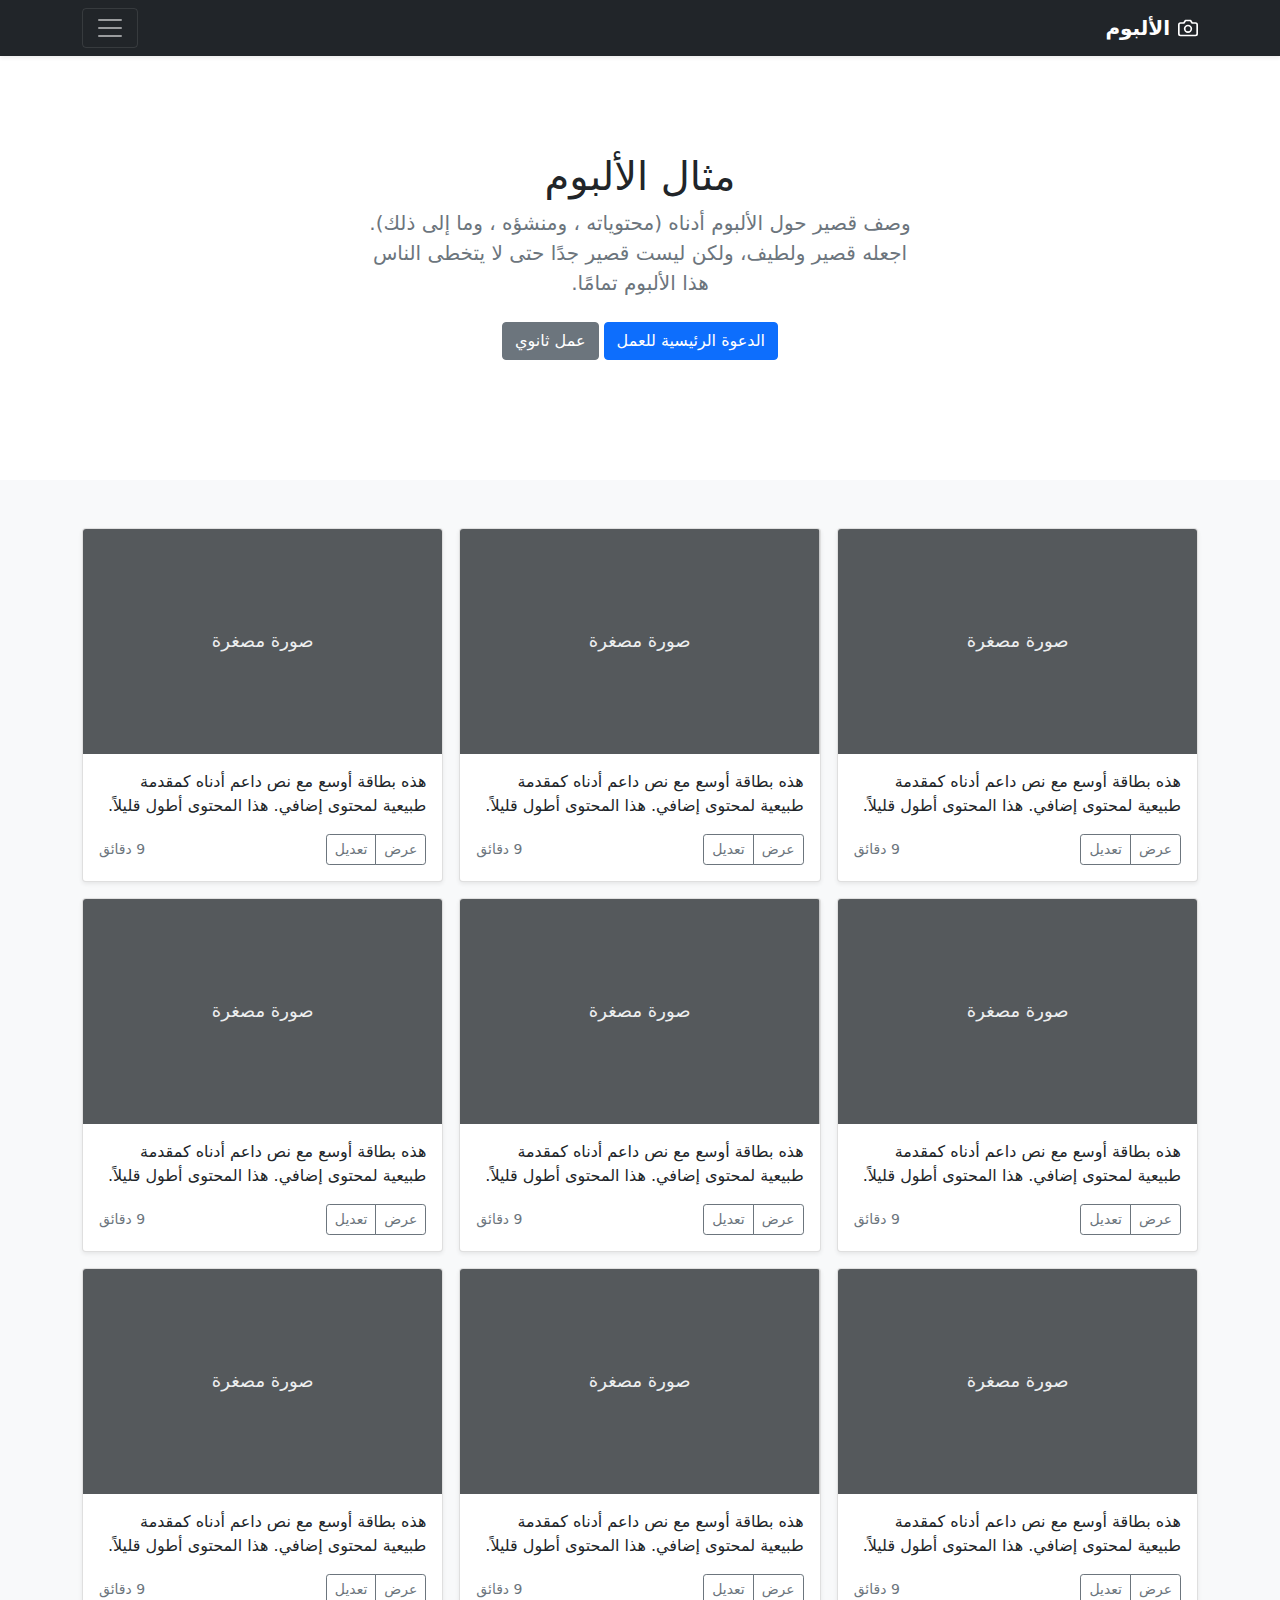
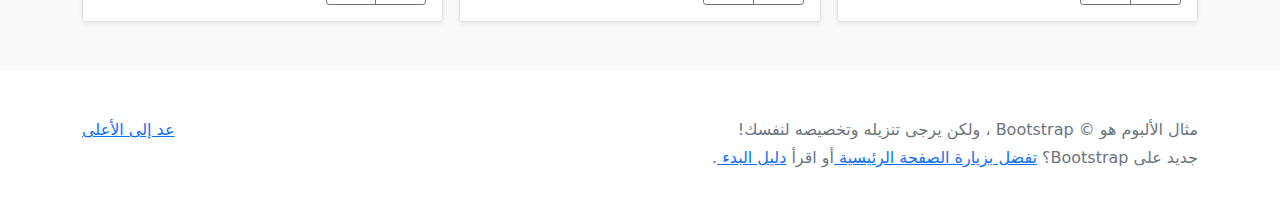
<file: bootstrap-5.0.2-examples/album-rtl/index.html>
<!doctype html>
<html lang="ar" dir="rtl">
  <head>
    <meta charset="utf-8">
    <meta name="viewport" content="width=device-width, initial-scale=1">
    <meta name="description" content="">
    <meta name="author" content="Mark Otto, Jacob Thornton, and Bootstrap contributors">
    <meta name="generator" content="Hugo 0.84.0">
    <title>مثال الألبوم · Bootstrap v5.0</title>

    <link rel="canonical" href="https://getbootstrap.com/docs/5.0/examples/album-rtl/">

    

    <!-- Bootstrap core CSS -->
<link href="../assets/dist/css/bootstrap.rtl.min.css" rel="stylesheet">

    <style>
      .bd-placeholder-img {
        font-size: 1.125rem;
        text-anchor: middle;
        -webkit-user-select: none;
        -moz-user-select: none;
        user-select: none;
      }

      @media (min-width: 768px) {
        .bd-placeholder-img-lg {
          font-size: 3.5rem;
        }
      }
    </style>

    
  </head>
  <body>
    
<header>
  <div class="collapse bg-dark" id="navbarHeader">
    <div class="container">
      <div class="row">
        <div class="col-sm-8 col-md-7 py-4">
          <h4 class="text-white">حول</h4>
          <p class="text-muted">أضف بعض المعلومات حول الألبوم، المؤلف، أو أي سياق خلفية آخر. اجعلها بضع جمل حتى يتمكن الزوار من التقاط بعض التلميحات المفيدة. ثم اربطها ببعض مواقع التواصل الاجتماعي أو معلومات الاتصال.</p>
        </div>
        <div class="col-sm-4 offset-md-1 py-4">
          <h4 class="text-white">تواصل معي</h4>
          <ul class="list-unstyled">
            <li><a href="#" class="text-white">تابعني على تويتر</a></li>
            <li><a href="#" class="text-white">شاركني الإعجاب في فيسبوك</a></li>
            <li><a href="#" class="text-white">راسلني على البريد الإلكتروني</a></li>
          </ul>
        </div>
      </div>
    </div>
  </div>
  <div class="navbar navbar-dark bg-dark shadow-sm">
    <div class="container">
      <a href="#" class="navbar-brand d-flex align-items-center">
        <svg xmlns="http://www.w3.org/2000/svg" width="20" height="20" fill="none" stroke="currentColor" stroke-linecap="round" stroke-linejoin="round" stroke-width="2" aria-hidden="true" class="me-2" viewBox="0 0 24 24"><path d="M23 19a2 2 0 0 1-2 2H3a2 2 0 0 1-2-2V8a2 2 0 0 1 2-2h4l2-3h6l2 3h4a2 2 0 0 1 2 2z"/><circle cx="12" cy="13" r="4"/></svg>
        <strong>الألبوم</strong>
      </a>
      <button class="navbar-toggler" type="button" data-bs-toggle="collapse" data-bs-target="#navbarHeader" aria-controls="navbarHeader" aria-expanded="false" aria-label="تبديل التنقل">
        <span class="navbar-toggler-icon"></span>
      </button>
    </div>
  </div>
</header>

<main>

  <section class="py-5 text-center container">
    <div class="row py-lg-5">
      <div class="col-lg-6 col-md-8 mx-auto">
        <h1 class="fw-light">مثال الألبوم</h1>
        <p class="lead text-muted">وصف قصير حول الألبوم أدناه (محتوياته ، ومنشؤه ، وما إلى ذلك). اجعله قصير ولطيف، ولكن ليست قصير جدًا حتى لا يتخطى الناس هذا الألبوم تمامًا.</p>
        <p>
          <a href="#" class="btn btn-primary my-2">الدعوة الرئيسية للعمل</a>
          <a href="#" class="btn btn-secondary my-2">عمل ثانوي</a>
        </p>
      </div>
    </div>
  </section>

  <div class="album py-5 bg-light">
    <div class="container">

      <div class="row row-cols-1 row-cols-sm-2 row-cols-md-3 g-3">
        <div class="col">
          <div class="card shadow-sm">
            <svg class="bd-placeholder-img card-img-top" width="100%" height="225" xmlns="http://www.w3.org/2000/svg" role="img" aria-label="Placeholder: صورة مصغرة" preserveAspectRatio="xMidYMid slice" focusable="false"><title>Placeholder</title><rect width="100%" height="100%" fill="#55595c"/><text x="50%" y="50%" fill="#eceeef" dy=".3em">صورة مصغرة</text></svg>

            <div class="card-body">
              <p class="card-text">هذه بطاقة أوسع مع نص داعم أدناه كمقدمة طبيعية لمحتوى إضافي. هذا المحتوى أطول قليلاً.</p>
              <div class="d-flex justify-content-between align-items-center">
                <div class="btn-group">
                  <button type="button" class="btn btn-sm btn-outline-secondary">عرض</button>
                  <button type="button" class="btn btn-sm btn-outline-secondary">تعديل</button>
                </div>
                <small class="text-muted">9 دقائق</small>
              </div>
            </div>
          </div>
        </div>
        <div class="col">
          <div class="card shadow-sm">
            <svg class="bd-placeholder-img card-img-top" width="100%" height="225" xmlns="http://www.w3.org/2000/svg" role="img" aria-label="Placeholder: صورة مصغرة" preserveAspectRatio="xMidYMid slice" focusable="false"><title>Placeholder</title><rect width="100%" height="100%" fill="#55595c"/><text x="50%" y="50%" fill="#eceeef" dy=".3em">صورة مصغرة</text></svg>

            <div class="card-body">
              <p class="card-text">هذه بطاقة أوسع مع نص داعم أدناه كمقدمة طبيعية لمحتوى إضافي. هذا المحتوى أطول قليلاً.</p>
              <div class="d-flex justify-content-between align-items-center">
                <div class="btn-group">
                  <button type="button" class="btn btn-sm btn-outline-secondary">عرض</button>
                  <button type="button" class="btn btn-sm btn-outline-secondary">تعديل</button>
                </div>
                <small class="text-muted">9 دقائق</small>
              </div>
            </div>
          </div>
        </div>
        <div class="col">
          <div class="card shadow-sm">
            <svg class="bd-placeholder-img card-img-top" width="100%" height="225" xmlns="http://www.w3.org/2000/svg" role="img" aria-label="Placeholder: صورة مصغرة" preserveAspectRatio="xMidYMid slice" focusable="false"><title>Placeholder</title><rect width="100%" height="100%" fill="#55595c"/><text x="50%" y="50%" fill="#eceeef" dy=".3em">صورة مصغرة</text></svg>

            <div class="card-body">
              <p class="card-text">هذه بطاقة أوسع مع نص داعم أدناه كمقدمة طبيعية لمحتوى إضافي. هذا المحتوى أطول قليلاً.</p>
              <div class="d-flex justify-content-between align-items-center">
                <div class="btn-group">
                  <button type="button" class="btn btn-sm btn-outline-secondary">عرض</button>
                  <button type="button" class="btn btn-sm btn-outline-secondary">تعديل</button>
                </div>
                <small class="text-muted">9 دقائق</small>
              </div>
            </div>
          </div>
        </div>

        <div class="col">
          <div class="card shadow-sm">
            <svg class="bd-placeholder-img card-img-top" width="100%" height="225" xmlns="http://www.w3.org/2000/svg" role="img" aria-label="Placeholder: صورة مصغرة" preserveAspectRatio="xMidYMid slice" focusable="false"><title>Placeholder</title><rect width="100%" height="100%" fill="#55595c"/><text x="50%" y="50%" fill="#eceeef" dy=".3em">صورة مصغرة</text></svg>

            <div class="card-body">
              <p class="card-text">هذه بطاقة أوسع مع نص داعم أدناه كمقدمة طبيعية لمحتوى إضافي. هذا المحتوى أطول قليلاً.</p>
              <div class="d-flex justify-content-between align-items-center">
                <div class="btn-group">
                  <button type="button" class="btn btn-sm btn-outline-secondary">عرض</button>
                  <button type="button" class="btn btn-sm btn-outline-secondary">تعديل</button>
                </div>
                <small class="text-muted">9 دقائق</small>
              </div>
            </div>
          </div>
        </div>
        <div class="col">
          <div class="card shadow-sm">
            <svg class="bd-placeholder-img card-img-top" width="100%" height="225" xmlns="http://www.w3.org/2000/svg" role="img" aria-label="Placeholder: صورة مصغرة" preserveAspectRatio="xMidYMid slice" focusable="false"><title>Placeholder</title><rect width="100%" height="100%" fill="#55595c"/><text x="50%" y="50%" fill="#eceeef" dy=".3em">صورة مصغرة</text></svg>

            <div class="card-body">
              <p class="card-text">هذه بطاقة أوسع مع نص داعم أدناه كمقدمة طبيعية لمحتوى إضافي. هذا المحتوى أطول قليلاً.</p>
              <div class="d-flex justify-content-between align-items-center">
                <div class="btn-group">
                  <button type="button" class="btn btn-sm btn-outline-secondary">عرض</button>
                  <button type="button" class="btn btn-sm btn-outline-secondary">تعديل</button>
                </div>
                <small class="text-muted">9 دقائق</small>
              </div>
            </div>
          </div>
        </div>
        <div class="col">
          <div class="card shadow-sm">
            <svg class="bd-placeholder-img card-img-top" width="100%" height="225" xmlns="http://www.w3.org/2000/svg" role="img" aria-label="Placeholder: صورة مصغرة" preserveAspectRatio="xMidYMid slice" focusable="false"><title>Placeholder</title><rect width="100%" height="100%" fill="#55595c"/><text x="50%" y="50%" fill="#eceeef" dy=".3em">صورة مصغرة</text></svg>

            <div class="card-body">
              <p class="card-text">هذه بطاقة أوسع مع نص داعم أدناه كمقدمة طبيعية لمحتوى إضافي. هذا المحتوى أطول قليلاً.</p>
              <div class="d-flex justify-content-between align-items-center">
                <div class="btn-group">
                  <button type="button" class="btn btn-sm btn-outline-secondary">عرض</button>
                  <button type="button" class="btn btn-sm btn-outline-secondary">تعديل</button>
                </div>
                <small class="text-muted">9 دقائق</small>
              </div>
            </div>
          </div>
        </div>

        <div class="col">
          <div class="card shadow-sm">
            <svg class="bd-placeholder-img card-img-top" width="100%" height="225" xmlns="http://www.w3.org/2000/svg" role="img" aria-label="Placeholder: صورة مصغرة" preserveAspectRatio="xMidYMid slice" focusable="false"><title>Placeholder</title><rect width="100%" height="100%" fill="#55595c"/><text x="50%" y="50%" fill="#eceeef" dy=".3em">صورة مصغرة</text></svg>

            <div class="card-body">
              <p class="card-text">هذه بطاقة أوسع مع نص داعم أدناه كمقدمة طبيعية لمحتوى إضافي. هذا المحتوى أطول قليلاً.</p>
              <div class="d-flex justify-content-between align-items-center">
                <div class="btn-group">
                  <button type="button" class="btn btn-sm btn-outline-secondary">عرض</button>
                  <button type="button" class="btn btn-sm btn-outline-secondary">تعديل</button>
                </div>
                <small class="text-muted">9 دقائق</small>
              </div>
            </div>
          </div>
        </div>
        <div class="col">
          <div class="card shadow-sm">
            <svg class="bd-placeholder-img card-img-top" width="100%" height="225" xmlns="http://www.w3.org/2000/svg" role="img" aria-label="Placeholder: صورة مصغرة" preserveAspectRatio="xMidYMid slice" focusable="false"><title>Placeholder</title><rect width="100%" height="100%" fill="#55595c"/><text x="50%" y="50%" fill="#eceeef" dy=".3em">صورة مصغرة</text></svg>

            <div class="card-body">
              <p class="card-text">هذه بطاقة أوسع مع نص داعم أدناه كمقدمة طبيعية لمحتوى إضافي. هذا المحتوى أطول قليلاً.</p>
              <div class="d-flex justify-content-between align-items-center">
                <div class="btn-group">
                  <button type="button" class="btn btn-sm btn-outline-secondary">عرض</button>
                  <button type="button" class="btn btn-sm btn-outline-secondary">تعديل</button>
                </div>
                <small class="text-muted">9 دقائق</small>
              </div>
            </div>
          </div>
        </div>
        <div class="col">
          <div class="card shadow-sm">
            <svg class="bd-placeholder-img card-img-top" width="100%" height="225" xmlns="http://www.w3.org/2000/svg" role="img" aria-label="Placeholder: صورة مصغرة" preserveAspectRatio="xMidYMid slice" focusable="false"><title>Placeholder</title><rect width="100%" height="100%" fill="#55595c"/><text x="50%" y="50%" fill="#eceeef" dy=".3em">صورة مصغرة</text></svg>

            <div class="card-body">
              <p class="card-text">هذه بطاقة أوسع مع نص داعم أدناه كمقدمة طبيعية لمحتوى إضافي. هذا المحتوى أطول قليلاً.</p>
              <div class="d-flex justify-content-between align-items-center">
                <div class="btn-group">
                  <button type="button" class="btn btn-sm btn-outline-secondary">عرض</button>
                  <button type="button" class="btn btn-sm btn-outline-secondary">تعديل</button>
                </div>
                <small class="text-muted">9 دقائق</small>
              </div>
            </div>
          </div>
        </div>
      </div>
    </div>
  </div>

</main>

<footer class="text-muted py-5">
  <div class="container">
    <p class="float-end mb-1">
      <a href="#">عد إلى الأعلى</a>
    </p>
    <p class="mb-1">مثال الألبوم هو © Bootstrap ، ولكن يرجى تنزيله وتخصيصه لنفسك!</p>
    <p class="mb-0">جديد على Bootstrap؟ <a href="/"> تفضل بزيارة الصفحة الرئيسية </a> أو اقرأ <a href="../getting-started/introduction/ "> دليل البدء </a>.</p>
  </div>
</footer>


    <script src="../assets/dist/js/bootstrap.bundle.min.js"></script>

      
  </body>
</html>
</file>
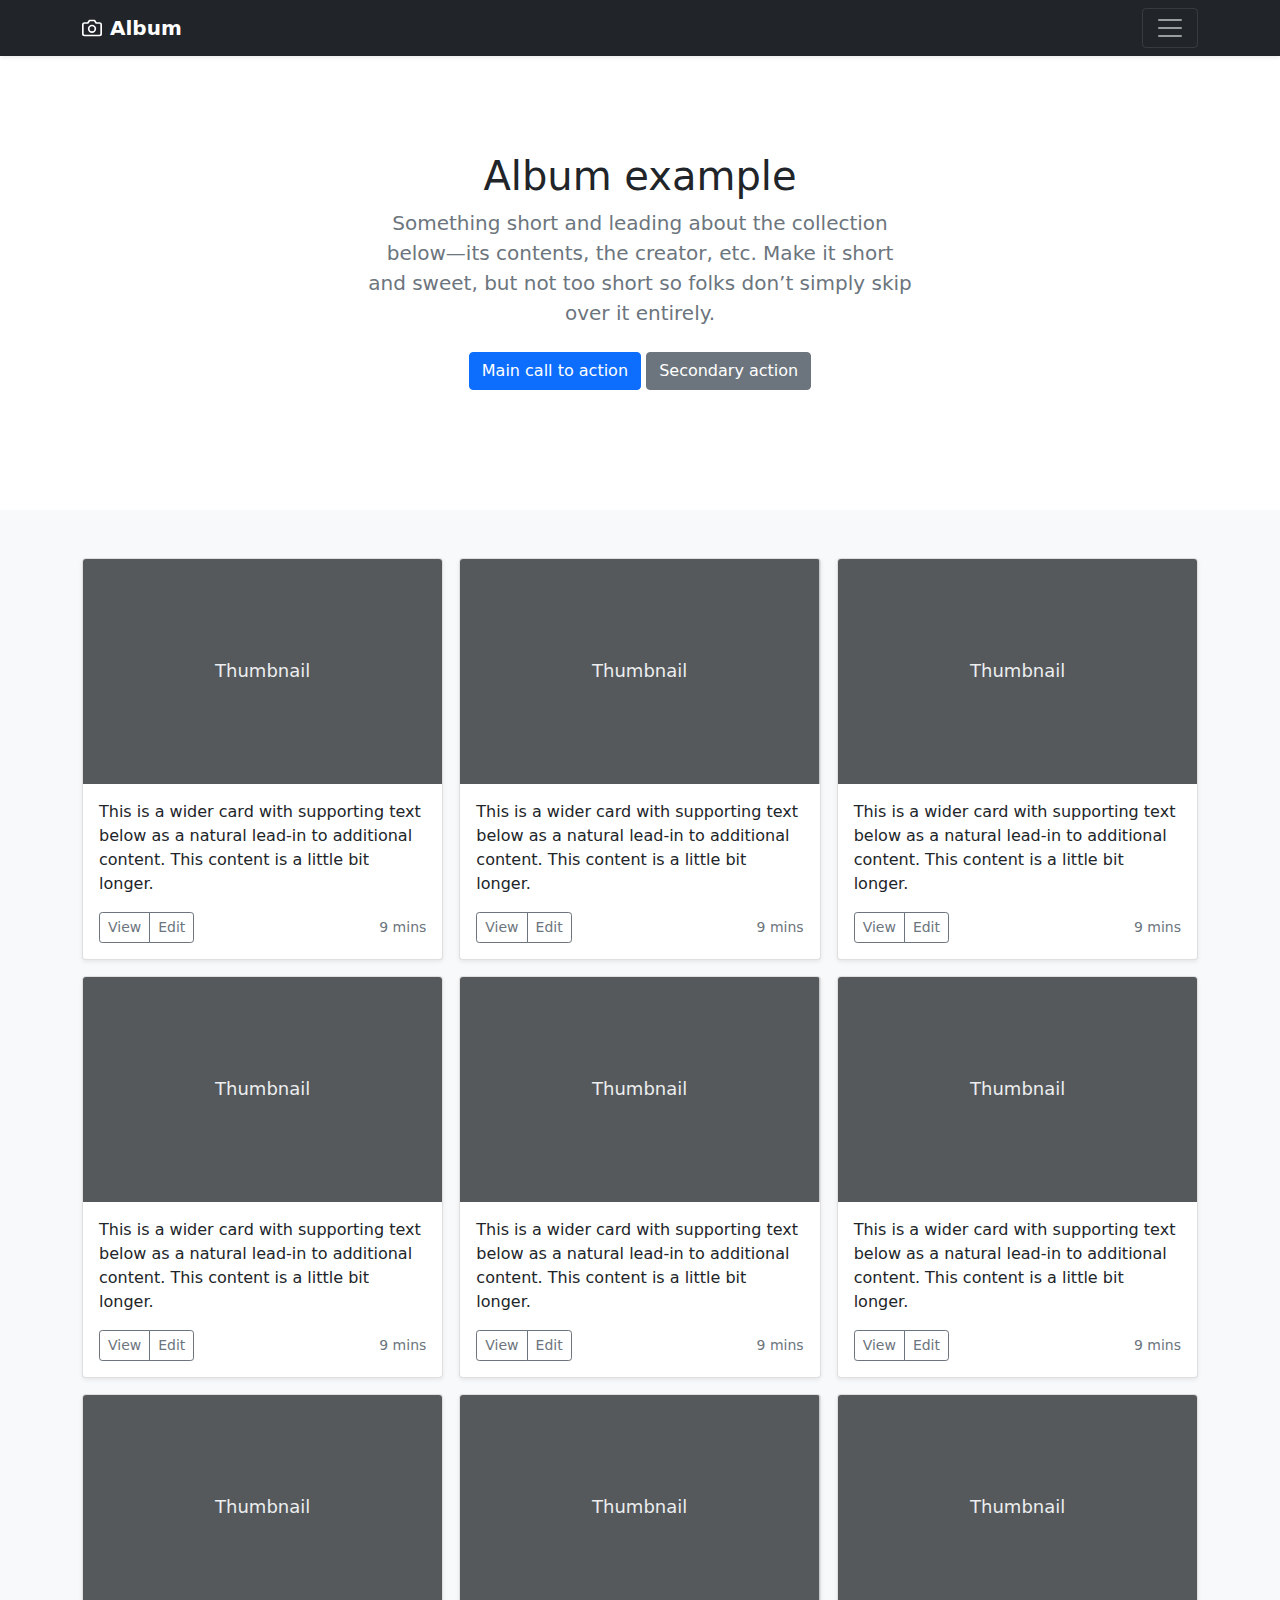
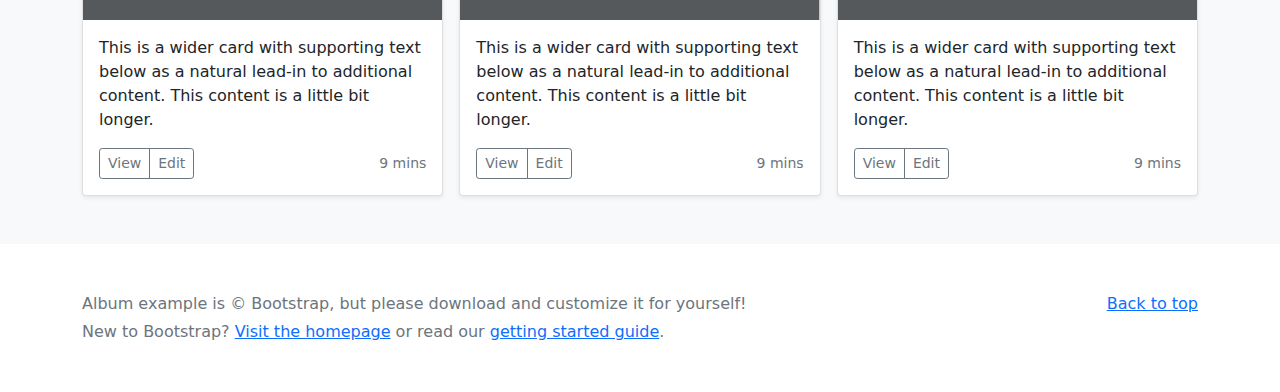
<file: bootstrap-5.0.2-examples/album/index.html>
<!doctype html>
<html lang="en">
  <head>
    <meta charset="utf-8">
    <meta name="viewport" content="width=device-width, initial-scale=1">
    <meta name="description" content="">
    <meta name="author" content="Mark Otto, Jacob Thornton, and Bootstrap contributors">
    <meta name="generator" content="Hugo 0.84.0">
    <title>Album example · Bootstrap v5.0</title>

    <link rel="canonical" href="https://getbootstrap.com/docs/5.0/examples/album/">

    

    <!-- Bootstrap core CSS -->
<link href="../assets/dist/css/bootstrap.min.css" rel="stylesheet">

    <style>
      .bd-placeholder-img {
        font-size: 1.125rem;
        text-anchor: middle;
        -webkit-user-select: none;
        -moz-user-select: none;
        user-select: none;
      }

      @media (min-width: 768px) {
        .bd-placeholder-img-lg {
          font-size: 3.5rem;
        }
      }
    </style>

    
  </head>
  <body>
    
<header>
  <div class="collapse bg-dark" id="navbarHeader">
    <div class="container">
      <div class="row">
        <div class="col-sm-8 col-md-7 py-4">
          <h4 class="text-white">About</h4>
          <p class="text-muted">Add some information about the album below, the author, or any other background context. Make it a few sentences long so folks can pick up some informative tidbits. Then, link them off to some social networking sites or contact information.</p>
        </div>
        <div class="col-sm-4 offset-md-1 py-4">
          <h4 class="text-white">Contact</h4>
          <ul class="list-unstyled">
            <li><a href="#" class="text-white">Follow on Twitter</a></li>
            <li><a href="#" class="text-white">Like on Facebook</a></li>
            <li><a href="#" class="text-white">Email me</a></li>
          </ul>
        </div>
      </div>
    </div>
  </div>
  <div class="navbar navbar-dark bg-dark shadow-sm">
    <div class="container">
      <a href="#" class="navbar-brand d-flex align-items-center">
        <svg xmlns="http://www.w3.org/2000/svg" width="20" height="20" fill="none" stroke="currentColor" stroke-linecap="round" stroke-linejoin="round" stroke-width="2" aria-hidden="true" class="me-2" viewBox="0 0 24 24"><path d="M23 19a2 2 0 0 1-2 2H3a2 2 0 0 1-2-2V8a2 2 0 0 1 2-2h4l2-3h6l2 3h4a2 2 0 0 1 2 2z"/><circle cx="12" cy="13" r="4"/></svg>
        <strong>Album</strong>
      </a>
      <button class="navbar-toggler" type="button" data-bs-toggle="collapse" data-bs-target="#navbarHeader" aria-controls="navbarHeader" aria-expanded="false" aria-label="Toggle navigation">
        <span class="navbar-toggler-icon"></span>
      </button>
    </div>
  </div>
</header>

<main>

  <section class="py-5 text-center container">
    <div class="row py-lg-5">
      <div class="col-lg-6 col-md-8 mx-auto">
        <h1 class="fw-light">Album example</h1>
        <p class="lead text-muted">Something short and leading about the collection below—its contents, the creator, etc. Make it short and sweet, but not too short so folks don’t simply skip over it entirely.</p>
        <p>
          <a href="#" class="btn btn-primary my-2">Main call to action</a>
          <a href="#" class="btn btn-secondary my-2">Secondary action</a>
        </p>
      </div>
    </div>
  </section>

  <div class="album py-5 bg-light">
    <div class="container">

      <div class="row row-cols-1 row-cols-sm-2 row-cols-md-3 g-3">
        <div class="col">
          <div class="card shadow-sm">
            <svg class="bd-placeholder-img card-img-top" width="100%" height="225" xmlns="http://www.w3.org/2000/svg" role="img" aria-label="Placeholder: Thumbnail" preserveAspectRatio="xMidYMid slice" focusable="false"><title>Placeholder</title><rect width="100%" height="100%" fill="#55595c"/><text x="50%" y="50%" fill="#eceeef" dy=".3em">Thumbnail</text></svg>

            <div class="card-body">
              <p class="card-text">This is a wider card with supporting text below as a natural lead-in to additional content. This content is a little bit longer.</p>
              <div class="d-flex justify-content-between align-items-center">
                <div class="btn-group">
                  <button type="button" class="btn btn-sm btn-outline-secondary">View</button>
                  <button type="button" class="btn btn-sm btn-outline-secondary">Edit</button>
                </div>
                <small class="text-muted">9 mins</small>
              </div>
            </div>
          </div>
        </div>
        <div class="col">
          <div class="card shadow-sm">
            <svg class="bd-placeholder-img card-img-top" width="100%" height="225" xmlns="http://www.w3.org/2000/svg" role="img" aria-label="Placeholder: Thumbnail" preserveAspectRatio="xMidYMid slice" focusable="false"><title>Placeholder</title><rect width="100%" height="100%" fill="#55595c"/><text x="50%" y="50%" fill="#eceeef" dy=".3em">Thumbnail</text></svg>

            <div class="card-body">
              <p class="card-text">This is a wider card with supporting text below as a natural lead-in to additional content. This content is a little bit longer.</p>
              <div class="d-flex justify-content-between align-items-center">
                <div class="btn-group">
                  <button type="button" class="btn btn-sm btn-outline-secondary">View</button>
                  <button type="button" class="btn btn-sm btn-outline-secondary">Edit</button>
                </div>
                <small class="text-muted">9 mins</small>
              </div>
            </div>
          </div>
        </div>
        <div class="col">
          <div class="card shadow-sm">
            <svg class="bd-placeholder-img card-img-top" width="100%" height="225" xmlns="http://www.w3.org/2000/svg" role="img" aria-label="Placeholder: Thumbnail" preserveAspectRatio="xMidYMid slice" focusable="false"><title>Placeholder</title><rect width="100%" height="100%" fill="#55595c"/><text x="50%" y="50%" fill="#eceeef" dy=".3em">Thumbnail</text></svg>

            <div class="card-body">
              <p class="card-text">This is a wider card with supporting text below as a natural lead-in to additional content. This content is a little bit longer.</p>
              <div class="d-flex justify-content-between align-items-center">
                <div class="btn-group">
                  <button type="button" class="btn btn-sm btn-outline-secondary">View</button>
                  <button type="button" class="btn btn-sm btn-outline-secondary">Edit</button>
                </div>
                <small class="text-muted">9 mins</small>
              </div>
            </div>
          </div>
        </div>

        <div class="col">
          <div class="card shadow-sm">
            <svg class="bd-placeholder-img card-img-top" width="100%" height="225" xmlns="http://www.w3.org/2000/svg" role="img" aria-label="Placeholder: Thumbnail" preserveAspectRatio="xMidYMid slice" focusable="false"><title>Placeholder</title><rect width="100%" height="100%" fill="#55595c"/><text x="50%" y="50%" fill="#eceeef" dy=".3em">Thumbnail</text></svg>

            <div class="card-body">
              <p class="card-text">This is a wider card with supporting text below as a natural lead-in to additional content. This content is a little bit longer.</p>
              <div class="d-flex justify-content-between align-items-center">
                <div class="btn-group">
                  <button type="button" class="btn btn-sm btn-outline-secondary">View</button>
                  <button type="button" class="btn btn-sm btn-outline-secondary">Edit</button>
                </div>
                <small class="text-muted">9 mins</small>
              </div>
            </div>
          </div>
        </div>
        <div class="col">
          <div class="card shadow-sm">
            <svg class="bd-placeholder-img card-img-top" width="100%" height="225" xmlns="http://www.w3.org/2000/svg" role="img" aria-label="Placeholder: Thumbnail" preserveAspectRatio="xMidYMid slice" focusable="false"><title>Placeholder</title><rect width="100%" height="100%" fill="#55595c"/><text x="50%" y="50%" fill="#eceeef" dy=".3em">Thumbnail</text></svg>

            <div class="card-body">
              <p class="card-text">This is a wider card with supporting text below as a natural lead-in to additional content. This content is a little bit longer.</p>
              <div class="d-flex justify-content-between align-items-center">
                <div class="btn-group">
                  <button type="button" class="btn btn-sm btn-outline-secondary">View</button>
                  <button type="button" class="btn btn-sm btn-outline-secondary">Edit</button>
                </div>
                <small class="text-muted">9 mins</small>
              </div>
            </div>
          </div>
        </div>
        <div class="col">
          <div class="card shadow-sm">
            <svg class="bd-placeholder-img card-img-top" width="100%" height="225" xmlns="http://www.w3.org/2000/svg" role="img" aria-label="Placeholder: Thumbnail" preserveAspectRatio="xMidYMid slice" focusable="false"><title>Placeholder</title><rect width="100%" height="100%" fill="#55595c"/><text x="50%" y="50%" fill="#eceeef" dy=".3em">Thumbnail</text></svg>

            <div class="card-body">
              <p class="card-text">This is a wider card with supporting text below as a natural lead-in to additional content. This content is a little bit longer.</p>
              <div class="d-flex justify-content-between align-items-center">
                <div class="btn-group">
                  <button type="button" class="btn btn-sm btn-outline-secondary">View</button>
                  <button type="button" class="btn btn-sm btn-outline-secondary">Edit</button>
                </div>
                <small class="text-muted">9 mins</small>
              </div>
            </div>
          </div>
        </div>

        <div class="col">
          <div class="card shadow-sm">
            <svg class="bd-placeholder-img card-img-top" width="100%" height="225" xmlns="http://www.w3.org/2000/svg" role="img" aria-label="Placeholder: Thumbnail" preserveAspectRatio="xMidYMid slice" focusable="false"><title>Placeholder</title><rect width="100%" height="100%" fill="#55595c"/><text x="50%" y="50%" fill="#eceeef" dy=".3em">Thumbnail</text></svg>

            <div class="card-body">
              <p class="card-text">This is a wider card with supporting text below as a natural lead-in to additional content. This content is a little bit longer.</p>
              <div class="d-flex justify-content-between align-items-center">
                <div class="btn-group">
                  <button type="button" class="btn btn-sm btn-outline-secondary">View</button>
                  <button type="button" class="btn btn-sm btn-outline-secondary">Edit</button>
                </div>
                <small class="text-muted">9 mins</small>
              </div>
            </div>
          </div>
        </div>
        <div class="col">
          <div class="card shadow-sm">
            <svg class="bd-placeholder-img card-img-top" width="100%" height="225" xmlns="http://www.w3.org/2000/svg" role="img" aria-label="Placeholder: Thumbnail" preserveAspectRatio="xMidYMid slice" focusable="false"><title>Placeholder</title><rect width="100%" height="100%" fill="#55595c"/><text x="50%" y="50%" fill="#eceeef" dy=".3em">Thumbnail</text></svg>

            <div class="card-body">
              <p class="card-text">This is a wider card with supporting text below as a natural lead-in to additional content. This content is a little bit longer.</p>
              <div class="d-flex justify-content-between align-items-center">
                <div class="btn-group">
                  <button type="button" class="btn btn-sm btn-outline-secondary">View</button>
                  <button type="button" class="btn btn-sm btn-outline-secondary">Edit</button>
                </div>
                <small class="text-muted">9 mins</small>
              </div>
            </div>
          </div>
        </div>
        <div class="col">
          <div class="card shadow-sm">
            <svg class="bd-placeholder-img card-img-top" width="100%" height="225" xmlns="http://www.w3.org/2000/svg" role="img" aria-label="Placeholder: Thumbnail" preserveAspectRatio="xMidYMid slice" focusable="false"><title>Placeholder</title><rect width="100%" height="100%" fill="#55595c"/><text x="50%" y="50%" fill="#eceeef" dy=".3em">Thumbnail</text></svg>

            <div class="card-body">
              <p class="card-text">This is a wider card with supporting text below as a natural lead-in to additional content. This content is a little bit longer.</p>
              <div class="d-flex justify-content-between align-items-center">
                <div class="btn-group">
                  <button type="button" class="btn btn-sm btn-outline-secondary">View</button>
                  <button type="button" class="btn btn-sm btn-outline-secondary">Edit</button>
                </div>
                <small class="text-muted">9 mins</small>
              </div>
            </div>
          </div>
        </div>
      </div>
    </div>
  </div>

</main>

<footer class="text-muted py-5">
  <div class="container">
    <p class="float-end mb-1">
      <a href="#">Back to top</a>
    </p>
    <p class="mb-1">Album example is &copy; Bootstrap, but please download and customize it for yourself!</p>
    <p class="mb-0">New to Bootstrap? <a href="/">Visit the homepage</a> or read our <a href="../getting-started/introduction/">getting started guide</a>.</p>
  </div>
</footer>


    <script src="../assets/dist/js/bootstrap.bundle.min.js"></script>

      
  </body>
</html>
</file>
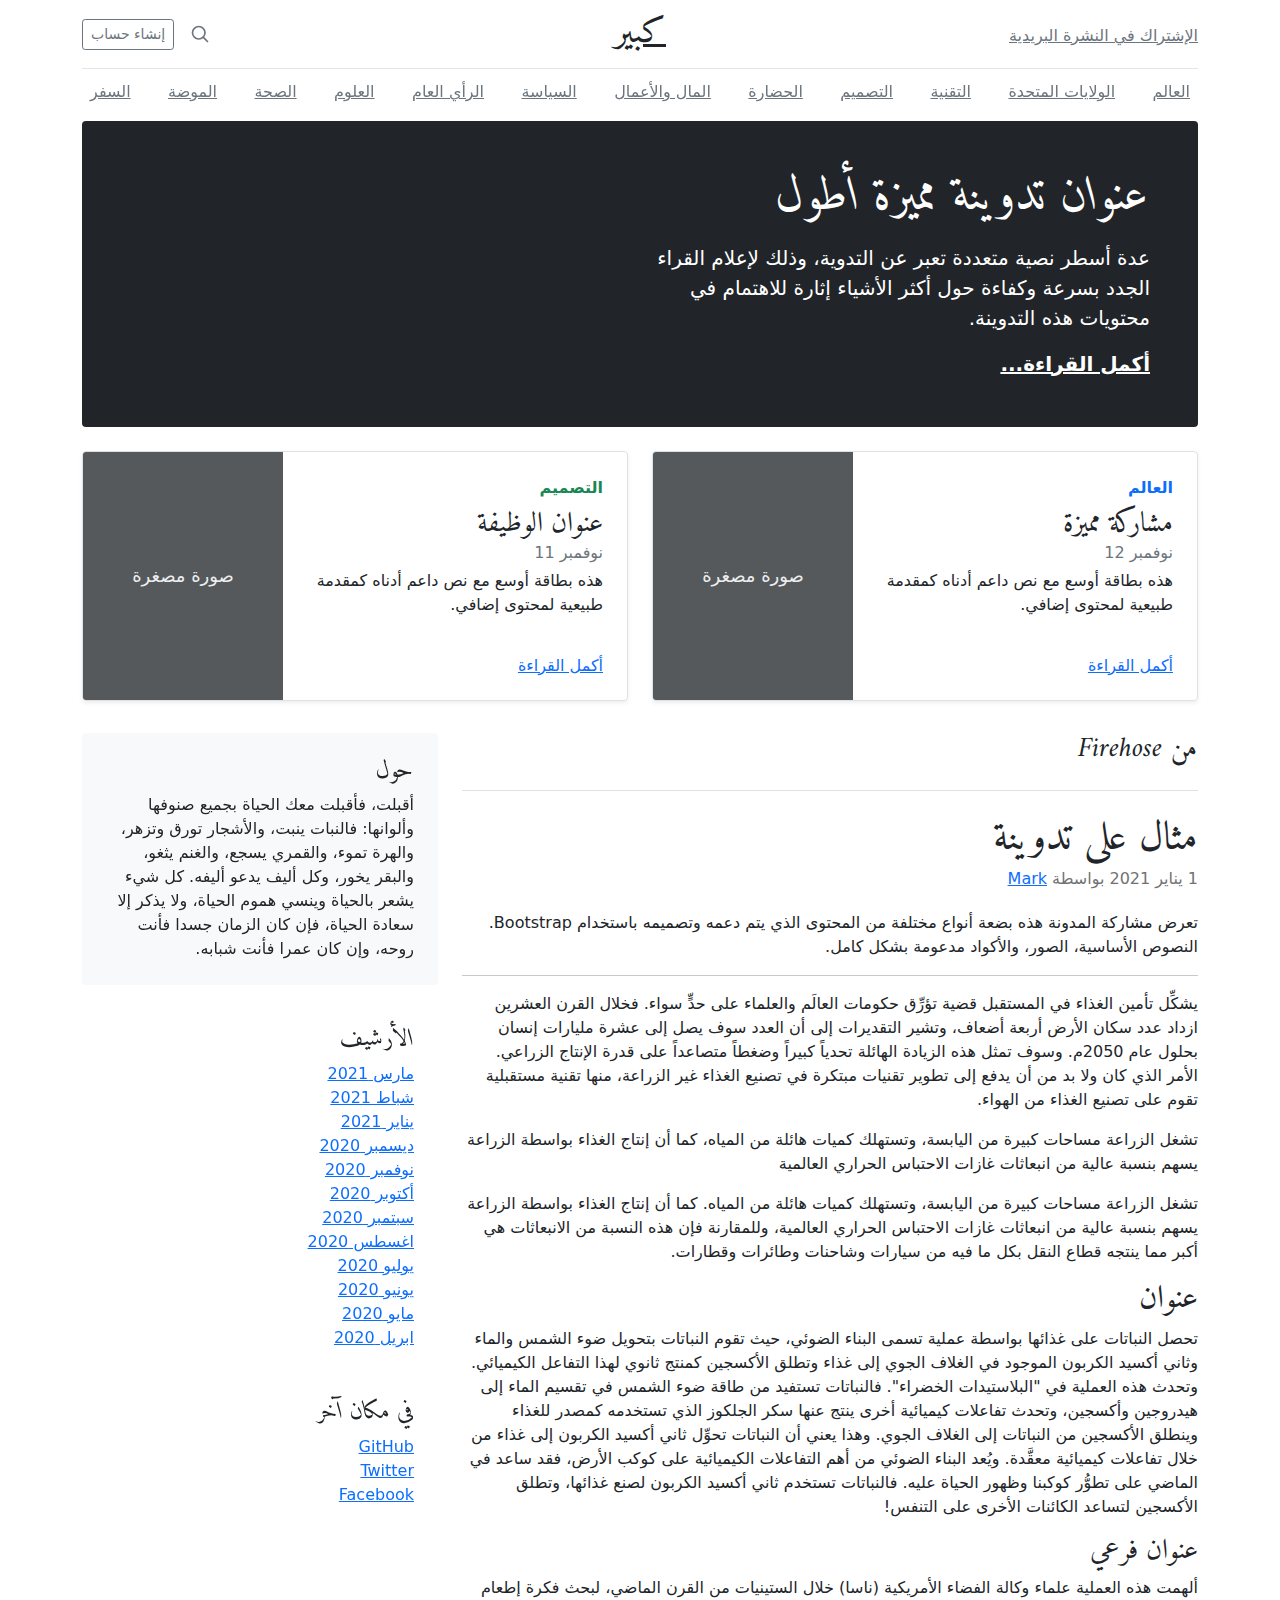
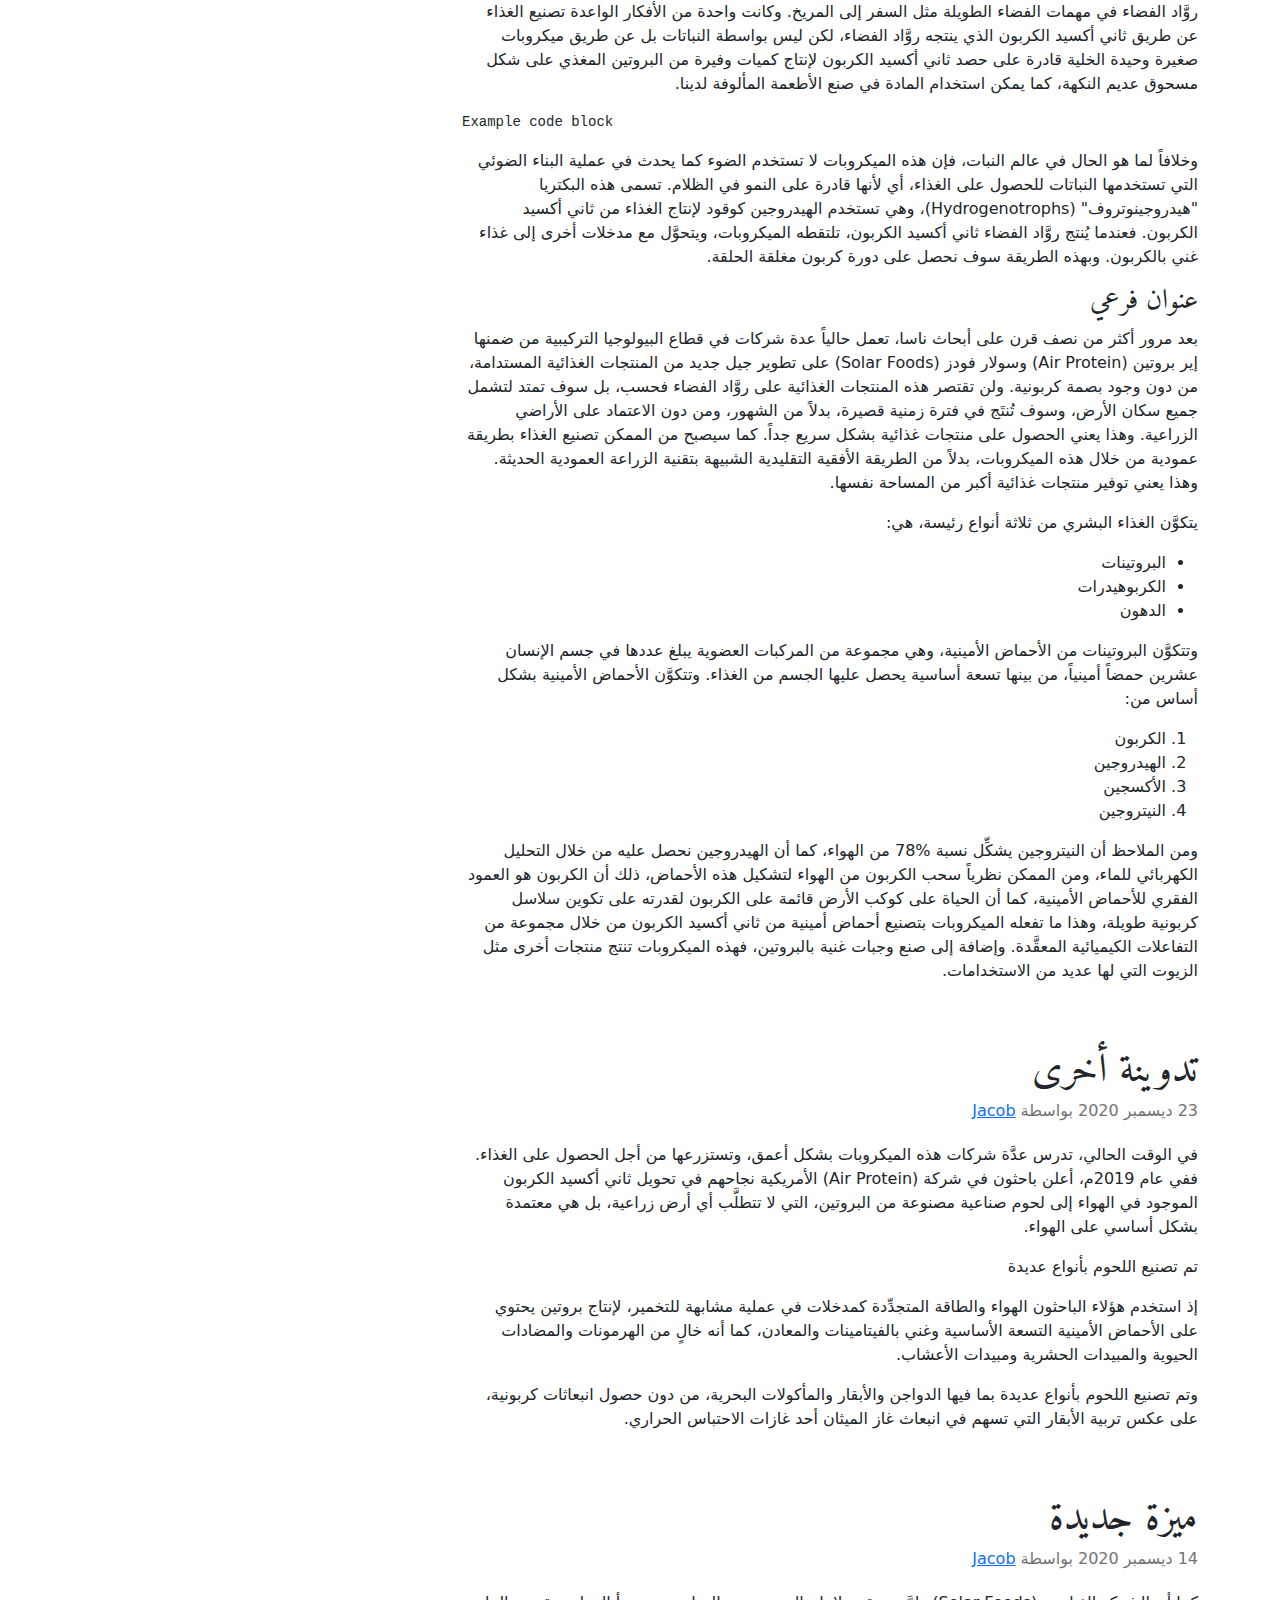
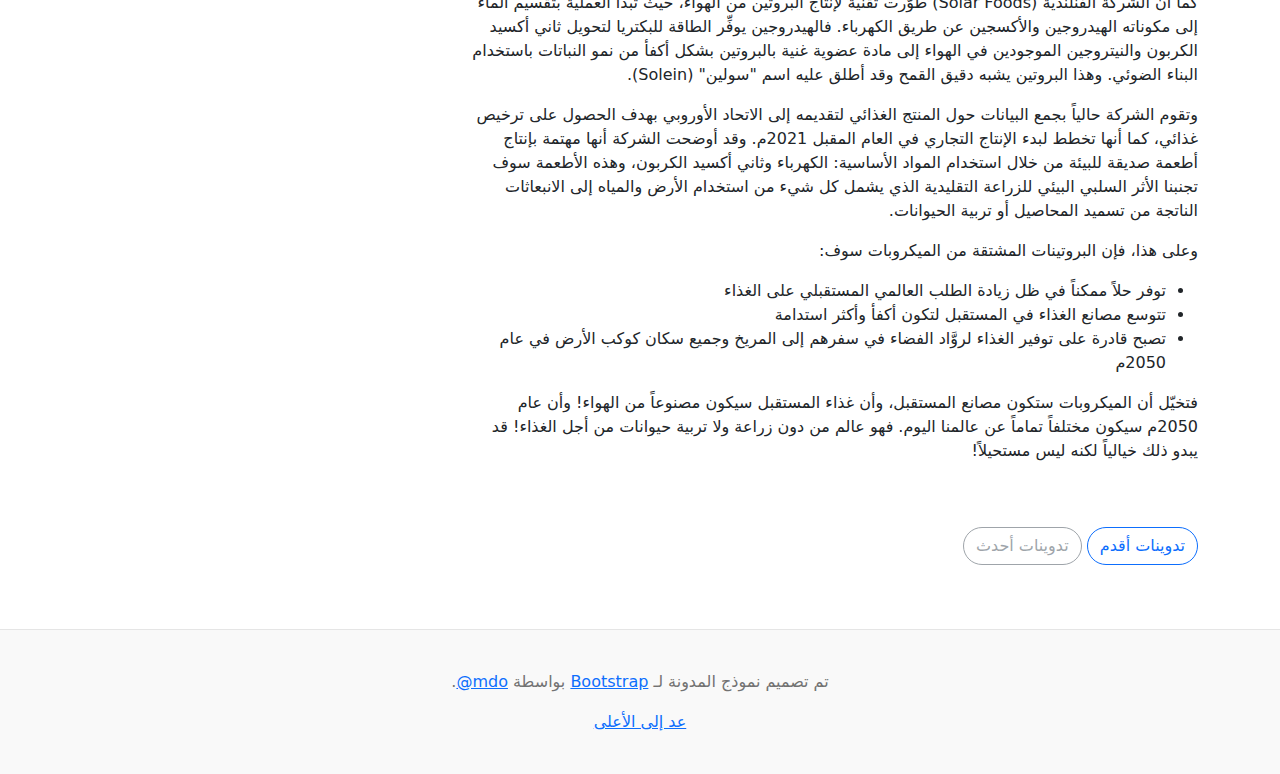
<file: bootstrap-5.0.2-examples/blog-rtl/index.html>
<!doctype html>
<html lang="ar" dir="rtl">
  <head>
    <meta charset="utf-8">
    <meta name="viewport" content="width=device-width, initial-scale=1">
    <meta name="description" content="">
    <meta name="author" content="Mark Otto, Jacob Thornton, and Bootstrap contributors">
    <meta name="generator" content="Hugo 0.84.0">
    <title>قالب المدونة · Bootstrap v5.0</title>

    <link rel="canonical" href="https://getbootstrap.com/docs/5.0/examples/blog-rtl/">

    

    <!-- Bootstrap core CSS -->
<link href="../assets/dist/css/bootstrap.rtl.min.css" rel="stylesheet">

    <style>
      .bd-placeholder-img {
        font-size: 1.125rem;
        text-anchor: middle;
        -webkit-user-select: none;
        -moz-user-select: none;
        user-select: none;
      }

      @media (min-width: 768px) {
        .bd-placeholder-img-lg {
          font-size: 3.5rem;
        }
      }
    </style>

    
    <!-- Custom styles for this template -->
    <link href="https://fonts.googleapis.com/css?family=Amiri:wght@400;700&amp;display=swap" rel="stylesheet">
    <!-- Custom styles for this template -->
    <link href="../blog/blog.rtl.css" rel="stylesheet">
  </head>
  <body>
    
<div class="container">
  <header class="blog-header py-3">
    <div class="row flex-nowrap justify-content-between align-items-center">
      <div class="col-4 pt-1">
        <a class="link-secondary" href="#">الإشتراك في النشرة البريدية</a>
      </div>
      <div class="col-4 text-center">
        <a class="blog-header-logo text-dark" href="#">كبير</a>
      </div>
      <div class="col-4 d-flex justify-content-end align-items-center">
        <a class="link-secondary" href="#" aria-label="بحث">
          <svg xmlns="http://www.w3.org/2000/svg" width="20" height="20" fill="none" stroke="currentColor" stroke-linecap="round" stroke-linejoin="round" stroke-width="2" class="mx-3" role="img" viewBox="0 0 24 24"><title>بحث</title><circle cx="10.5" cy="10.5" r="7.5"/><path d="M21 21l-5.2-5.2"/></svg>
        </a>
        <a class="btn btn-sm btn-outline-secondary" href="#">إنشاء حساب</a>
      </div>
    </div>
  </header>

  <div class="nav-scroller py-1 mb-2">
    <nav class="nav d-flex justify-content-between">
      <a class="p-2 link-secondary" href="#">العالم</a>
      <a class="p-2 link-secondary" href="#">الولايات المتحدة</a>
      <a class="p-2 link-secondary" href="#">التقنية</a>
      <a class="p-2 link-secondary" href="#">التصميم</a>
      <a class="p-2 link-secondary" href="#">الحضارة</a>
      <a class="p-2 link-secondary" href="#">المال والأعمال</a>
      <a class="p-2 link-secondary" href="#">السياسة</a>
      <a class="p-2 link-secondary" href="#">الرأي العام</a>
      <a class="p-2 link-secondary" href="#">العلوم</a>
      <a class="p-2 link-secondary" href="#">الصحة</a>
      <a class="p-2 link-secondary" href="#">الموضة</a>
      <a class="p-2 link-secondary" href="#">السفر</a>
    </nav>
  </div>
</div>

<main class="container">
  <div class="p-4 p-md-5 mb-4 text-white rounded bg-dark">
    <div class="col-md-6 px-0">
      <h1 class="display-4 fst-italic">عنوان تدوينة مميزة أطول</h1>
      <p class="lead my-3">عدة أسطر نصية متعددة تعبر عن التدوية، وذلك لإعلام القراء الجدد بسرعة وكفاءة حول أكثر الأشياء إثارة للاهتمام في محتويات هذه التدوينة.</p>
      <p class="lead mb-0"><a href="#" class="text-white fw-bold">أكمل القراءة...</a></p>
    </div>
  </div>

  <div class="row mb-2">
    <div class="col-md-6">
      <div class="row g-0 border rounded overflow-hidden flex-md-row mb-4 shadow-sm h-md-250 position-relative">
        <div class="col p-4 d-flex flex-column position-static">
          <strong class="d-inline-block mb-2 text-primary">العالم</strong>
          <h3 class="mb-0">مشاركة مميزة</h3>
          <div class="mb-1 text-muted">نوفمبر 12</div>
          <p class="card-text mb-auto">هذه بطاقة أوسع مع نص داعم أدناه كمقدمة طبيعية لمحتوى إضافي.</p>
          <a href="#" class="stretched-link">أكمل القراءة</a>
        </div>
        <div class="col-auto d-none d-lg-block">
          <svg class="bd-placeholder-img" width="200" height="250" xmlns="http://www.w3.org/2000/svg" role="img" aria-label="Placeholder: صورة مصغرة" preserveAspectRatio="xMidYMid slice" focusable="false"><title>Placeholder</title><rect width="100%" height="100%" fill="#55595c"/><text x="50%" y="50%" fill="#eceeef" dy=".3em">صورة مصغرة</text></svg>

        </div>
      </div>
    </div>
    <div class="col-md-6">
      <div class="row g-0 border rounded overflow-hidden flex-md-row mb-4 shadow-sm h-md-250 position-relative">
        <div class="col p-4 d-flex flex-column position-static">
          <strong class="d-inline-block mb-2 text-success">التصميم</strong>
          <h3 class="mb-0">عنوان الوظيفة</h3>
          <div class="mb-1 text-muted">نوفمبر 11</div>
          <p class="mb-auto">هذه بطاقة أوسع مع نص داعم أدناه كمقدمة طبيعية لمحتوى إضافي.</p>
          <a href="#" class="stretched-link">أكمل القراءة</a>
        </div>
        <div class="col-auto d-none d-lg-block">
          <svg class="bd-placeholder-img" width="200" height="250" xmlns="http://www.w3.org/2000/svg" role="img" aria-label="Placeholder: صورة مصغرة" preserveAspectRatio="xMidYMid slice" focusable="false"><title>Placeholder</title><rect width="100%" height="100%" fill="#55595c"/><text x="50%" y="50%" fill="#eceeef" dy=".3em">صورة مصغرة</text></svg>

        </div>
      </div>
    </div>
  </div>

  <div class="row">
    <div class="col-md-8">
      <h3 class="pb-4 mb-4 fst-italic border-bottom">
        من Firehose
      </h3>

      <article class="blog-post">
        <h2 class="blog-post-title">مثال على تدوينة</h2>
        <p class="blog-post-meta">1 يناير 2021 بواسطة <a href="#"> Mark </a></p>

        <p>تعرض مشاركة المدونة هذه بضعة أنواع مختلفة من المحتوى الذي يتم دعمه وتصميمه باستخدام Bootstrap. النصوص الأساسية، الصور، والأكواد مدعومة بشكل كامل.</p>
        <hr>
        <p>يشكِّل تأمين الغذاء في المستقبل قضية تؤرِّق حكومات العالَم والعلماء على حدٍّ سواء. فخلال القرن العشرين ازداد عدد سكان الأرض أربعة أضعاف، وتشير التقديرات إلى أن العدد سوف يصل إلى عشرة مليارات إنسان بحلول عام 2050م. وسوف تمثل هذه الزيادة الهائلة تحدياً كبيراً وضغطاً متصاعداً على قدرة الإنتاج الزراعي. الأمر الذي كان ولا بد من أن يدفع إلى تطوير تقنيات مبتكرة في تصنيع الغذاء غير الزراعة، منها تقنية مستقبلية تقوم على تصنيع الغذاء من الهواء.</p>
        <blockquote>
          <p>تشغل الزراعة مساحات كبيرة من اليابسة، وتستهلك كميات هائلة من المياه، كما أن إنتاج الغذاء بواسطة الزراعة يسهم بنسبة عالية من انبعاثات غازات الاحتباس الحراري العالمية</p>
        </blockquote>
        <p>تشغل الزراعة مساحات كبيرة من اليابسة، وتستهلك كميات هائلة من المياه. كما أن إنتاج الغذاء بواسطة الزراعة يسهم بنسبة عالية من انبعاثات غازات الاحتباس الحراري العالمية، وللمقارنة فإن هذه النسبة من الانبعاثات هي أكبر مما ينتجه قطاع النقل بكل ما فيه من سيارات وشاحنات وطائرات وقطارات.</p>
        <h2>عنوان</h2>
        <p>تحصل النباتات على غذائها بواسطة عملية تسمى البناء الضوئي، حيث تقوم النباتات بتحويل ضوء الشمس والماء وثاني أكسيد الكربون الموجود في الغلاف الجوي إلى غذاء وتطلق الأكسجين كمنتج ثانوي لهذا التفاعل الكيميائي. وتحدث هذه العملية في "البلاستيدات الخضراء". فالنباتات تستفيد من طاقة ضوء الشمس في تقسيم الماء إلى هيدروجين وأكسجين، وتحدث تفاعلات كيميائية أخرى ينتج عنها سكر الجلكوز الذي تستخدمه كمصدر للغذاء وينطلق الأكسجين من النباتات إلى الغلاف الجوي. وهذا يعني أن النباتات تحوِّل ثاني أكسيد الكربون إلى غذاء من خلال تفاعلات كيميائية معقَّدة. ويُعد البناء الضوئي من أهم التفاعلات الكيميائية على كوكب الأرض، فقد ساعد في الماضي على تطوُّر كوكبنا وظهور الحياة عليه. فالنباتات تستخدم ثاني أكسيد الكربون لصنع غذائها، وتطلق الأكسجين لتساعد الكائنات الأخرى على التنفس!</p>
        <h3>عنوان فرعي</h3>
        <p>ألهمت هذه العملية علماء وكالة الفضاء الأمريكية (ناسا) خلال الستينيات من القرن الماضي، لبحث فكرة إطعام روَّاد الفضاء في مهمات الفضاء الطويلة مثل السفر إلى المريخ. وكانت واحدة من الأفكار الواعدة تصنيع الغذاء عن طريق ثاني أكسيد الكربون الذي ينتجه روَّاد الفضاء، لكن ليس بواسطة النباتات بل عن طريق ميكروبات صغيرة وحيدة الخلية قادرة على حصد ثاني أكسيد الكربون لإنتاج كميات وفيرة من البروتين المغذي على شكل مسحوق عديم النكهة، كما يمكن استخدام المادة في صنع الأطعمة المألوفة لدينا.</p>
        <pre><code>Example code block</code></pre>
        <p>وخلافاً لما هو الحال في عالم النبات، فإن هذه الميكروبات لا تستخدم الضوء كما يحدث في عملية البناء الضوئي التي تستخدمها النباتات للحصول على الغذاء، أي لأنها قادرة على النمو في الظلام. تسمى هذه البكتريا "هيدروجينوتروف" (Hydrogenotrophs)، وهي تستخدم الهيدروجين كوقود لإنتاج الغذاء من ثاني أكسيد الكربون. فعندما يُنتج روَّاد الفضاء ثاني أكسيد الكربون، تلتقطه الميكروبات، ويتحوَّل مع مدخلات أخرى إلى غذاء غني بالكربون. وبهذه الطريقة سوف نحصل على دورة كربون مغلقة الحلقة.</p>
        <h3>عنوان فرعي</h3>
        <p>بعد مرور أكثر من نصف قرن على أبحاث ناسا، تعمل حالياً عدة شركات في قطاع البيولوجيا التركيبية من ضمنها إير بروتين (Air Protein) وسولار فودز (Solar Foods) على تطوير جيل جديد من المنتجات الغذائية المستدامة، من دون وجود بصمة كربونية. ولن تقتصر هذه المنتجات الغذائية على روَّاد الفضاء فحسب، بل سوف تمتد لتشمل جميع سكان الأرض، وسوف تُنتَج في فترة زمنية قصيرة، بدلاً من الشهور، ومن دون الاعتماد على الأراضي الزراعية. وهذا يعني الحصول على منتجات غذائية بشكل سريع جداً. كما سيصبح من الممكن تصنيع الغذاء بطريقة عمودية من خلال هذه الميكروبات، بدلاً من الطريقة الأفقية التقليدية الشبيهة بتقنية الزراعة العمودية الحديثة. وهذا يعني توفير منتجات غذائية أكبر من المساحة نفسها.</p>
        <p>يتكوَّن الغذاء البشري من ثلاثة أنواع رئيسة، هي:</p>
        <ul>
          <li>البروتينات</li>
          <li>الكربوهيدرات</li>
          <li>الدهون</li>
        </ul>
        <p>وتتكوَّن البروتينات من الأحماض الأمينية، وهي مجموعة من المركبات العضوية يبلغ عددها في جسم الإنسان عشرين حمضاً أمينياً، من بينها تسعة أساسية يحصل عليها الجسم من الغذاء. وتتكوَّن الأحماض الأمينية بشكل أساس من:</p>
        <ol>
          <li>الكربون</li>
          <li>الهيدروجين</li>
          <li>الأكسجين</li>
          <li>النيتروجين</li>
        </ol>
        <p>ومن الملاحظ أن النيتروجين يشكِّل نسبة %78 من الهواء، كما أن الهيدروجين نحصل عليه من خلال التحليل الكهربائي للماء، ومن الممكن نظرياً سحب الكربون من الهواء لتشكيل هذه الأحماض، ذلك أن الكربون هو العمود الفقري للأحماض الأمينية، كما أن الحياة على كوكب الأرض قائمة على الكربون لقدرته على تكوين سلاسل كربونية طويلة، وهذا ما تفعله الميكروبات بتصنيع أحماض أمينية من ثاني أكسيد الكربون من خلال مجموعة من التفاعلات الكيميائية المعقَّدة. وإضافة إلى صنع وجبات غنية بالبروتين، فهذه الميكروبات تنتج منتجات أخرى مثل الزيوت التي لها عديد من الاستخدامات.</p>
      </article>

      <article class="blog-post">
        <h2 class="blog-post-title">تدوينة أخرى</h2>
        <p class="blog-post-meta">23 ديسمبر 2020 بواسطة <a href="#">Jacob</a></p>

        <p>في الوقت الحالي، تدرس عدَّة شركات هذه الميكروبات بشكل أعمق، وتستزرعها من أجل الحصول على الغذاء. ففي عام 2019م، أعلن باحثون في شركة (Air Protein) الأمريكية نجاحهم في تحويل ثاني أكسيد الكربون الموجود في الهواء إلى لحوم صناعية مصنوعة من البروتين، التي لا تتطلَّب أي أرض زراعية، بل هي معتمدة بشكل أساسي على الهواء.</p>
        <blockquote>
          <p>تم تصنيع اللحوم بأنواع عديدة</p>
        </blockquote>
        <p>إذ استخدم هؤلاء الباحثون الهواء والطاقة المتجدِّدة كمدخلات في عملية مشابهة للتخمير، لإنتاج بروتين يحتوي على الأحماض الأمينية التسعة الأساسية وغني بالفيتامينات والمعادن، كما أنه خالٍ من الهرمونات والمضادات الحيوية والمبيدات الحشرية ومبيدات الأعشاب.</p>
        <p> وتم تصنيع اللحوم بأنواع عديدة بما فيها الدواجن والأبقار والمأكولات البحرية، من دون حصول انبعاثات كربونية، على عكس تربية الأبقار التي تسهم في انبعاث غاز الميثان أحد غازات الاحتباس الحراري.</p>
      </article>

      <article class="blog-post">
        <h2 class="blog-post-title">ميزة جديدة</h2>
        <p class="blog-post-meta">14 ديسمبر 2020 بواسطة <a href="#">Jacob</a></p>

        <p>كما أن الشركة الفنلندية (Solar Foods) طوَّرت تقنية لإنتاج البروتين من الهواء، حيث تبدأ العملية بتقسيم الماء إلى مكوناته الهيدروجين والأكسجين عن طريق الكهرباء. فالهيدروجين يوفِّر الطاقة للبكتريا لتحويل ثاني أكسيد الكربون والنيتروجين الموجودين في الهواء إلى مادة عضوية غنية بالبروتين بشكل أكفأ من نمو النباتات باستخدام البناء الضوئي. وهذا البروتين يشبه دقيق القمح وقد أطلق عليه اسم "سولين" (Solein).</p>
        <p>وتقوم الشركة حالياً بجمع البيانات حول المنتج الغذائي لتقديمه إلى الاتحاد الأوروبي بهدف الحصول على ترخيص غذائي، كما أنها تخطط لبدء الإنتاج التجاري في العام المقبل 2021م. وقد أوضحت الشركة أنها مهتمة بإنتاج أطعمة صديقة للبيئة من خلال استخدام المواد الأساسية: الكهرباء وثاني أكسيد الكربون، وهذه الأطعمة سوف تجنبنا الأثر السلبي البيئي للزراعة التقليدية الذي يشمل كل شيء من استخدام الأرض والمياه إلى الانبعاثات الناتجة من تسميد المحاصيل أو تربية الحيوانات.</p>
        <p>وعلى هذا، فإن البروتينات المشتقة من الميكروبات سوف:</p>
        <ul>
          <li>توفر حلاً ممكناً في ظل زيادة الطلب العالمي المستقبلي على الغذاء</li>
          <li>تتوسع مصانع الغذاء في المستقبل لتكون أكفأ وأكثر استدامة</li>
          <li>تصبح قادرة على توفير الغذاء لروَّاد الفضاء في سفرهم إلى المريخ وجميع سكان كوكب الأرض في عام 2050م</li>
        </ul>
        <p>فتخيّل أن الميكروبات ستكون مصانع المستقبل، وأن غذاء المستقبل سيكون مصنوعاً من الهواء! وأن عام 2050م سيكون مختلفاً تماماً عن عالمنا اليوم. فهو عالم من دون زراعة ولا تربية حيوانات من أجل الغذاء! قد يبدو ذلك خيالياً لكنه ليس مستحيلاً!</p>
      </article>

      <nav class="blog-pagination" aria-label="Pagination">
        <a class="btn btn-outline-primary" href="#">تدوينات أقدم</a>
        <a class="btn btn-outline-secondary disabled" href="#" tabindex="-1" aria-disabled="true">تدوينات أحدث</a>
      </nav>

    </div>

    <div class="col-md-4">
      <div class="position-sticky" style="top: 2rem;">
        <div class="p-4 mb-3 bg-light rounded">
          <h4 class="fst-italic">حول</h4>
          <p class="mb-0">أقبلت، فأقبلت معك الحياة بجميع صنوفها وألوانها: فالنبات ينبت، والأشجار تورق وتزهر، والهرة تموء، والقمري يسجع، والغنم يثغو، والبقر يخور، وكل أليف يدعو أليفه. كل شيء يشعر بالحياة وينسي هموم الحياة، ولا يذكر إلا سعادة الحياة، فإن كان الزمان جسدا فأنت روحه، وإن كان عمرا فأنت شبابه.</p>
        </div>

        <div class="p-4">
          <h4 class="fst-italic">الأرشيف</h4>
          <ol class="list-unstyled mb-0">
            <li><a href="#">مارس 2021</a></li>
            <li><a href="#">شباط 2021</a></li>
            <li><a href="#">يناير 2021</a></li>
            <li><a href="#">ديسمبر 2020</a></li>
            <li><a href="#">نوفمبر 2020</a></li>
            <li><a href="#">أكتوبر 2020</a></li>
            <li><a href="#">سبتمبر 2020</a></li>
            <li><a href="#">اغسطس 2020</a></li>
            <li><a href="#">يوليو 2020</a></li>
            <li><a href="#">يونيو 2020</a></li>
            <li><a href="#">مايو 2020</a></li>
            <li><a href="#">ابريل 2020</a></li>
          </ol>
        </div>

        <div class="p-4">
          <h4 class="fst-italic">في مكان آخر</h4>
          <ol class="list-unstyled">
            <li><a href="#">GitHub</a></li>
            <li><a href="#">Twitter</a></li>
            <li><a href="#">Facebook</a></li>
          </ol>
        </div>
      </div>
    </div>
  </div>

</main>

<footer class="blog-footer">
  <p>تم تصميم نموذج المدونة لـ <a href="https://getbootstrap.com/">Bootstrap</a> بواسطة <a href="https://twitter.com/mdo"><bdi lang="en" dir="ltr">@mdo</bdi></a>.</p>
  <p>
    <a href="#">عد إلى الأعلى</a>
  </p>
</footer>


    
  </body>
</html>
</file>
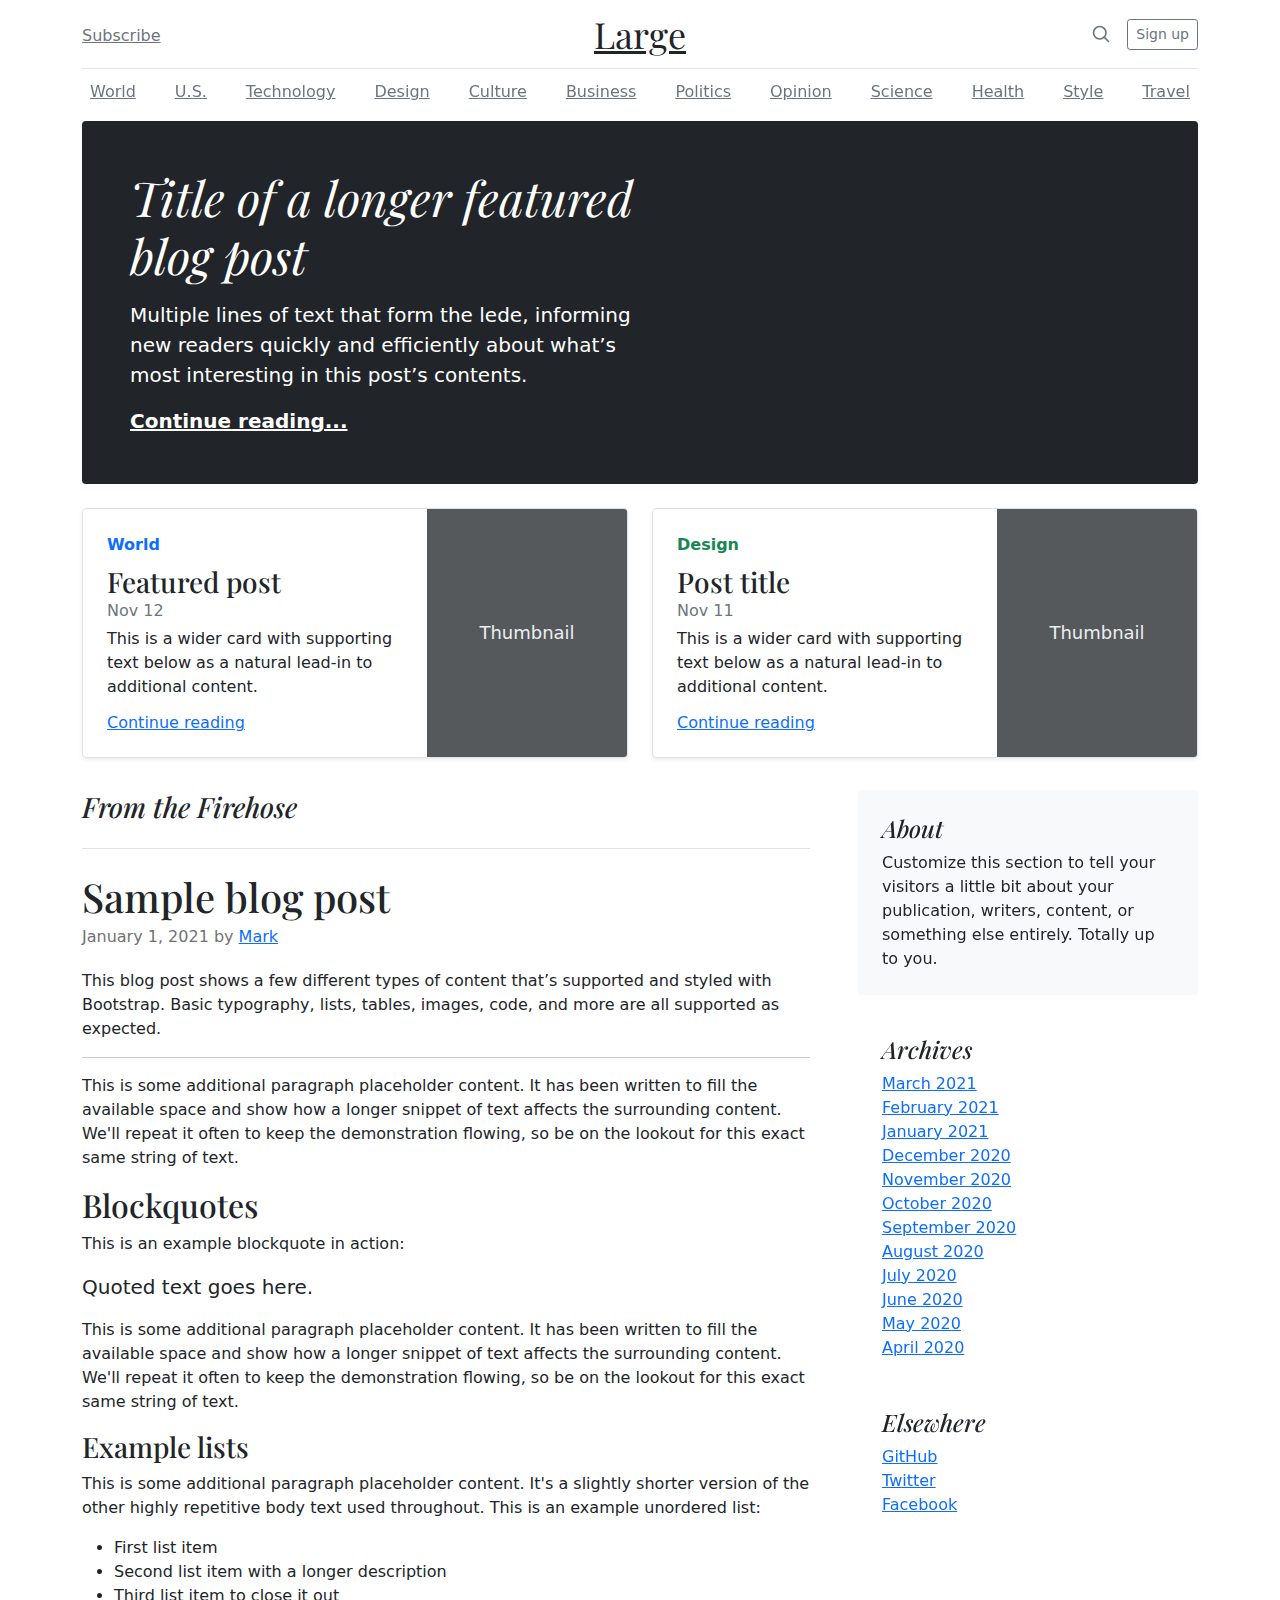
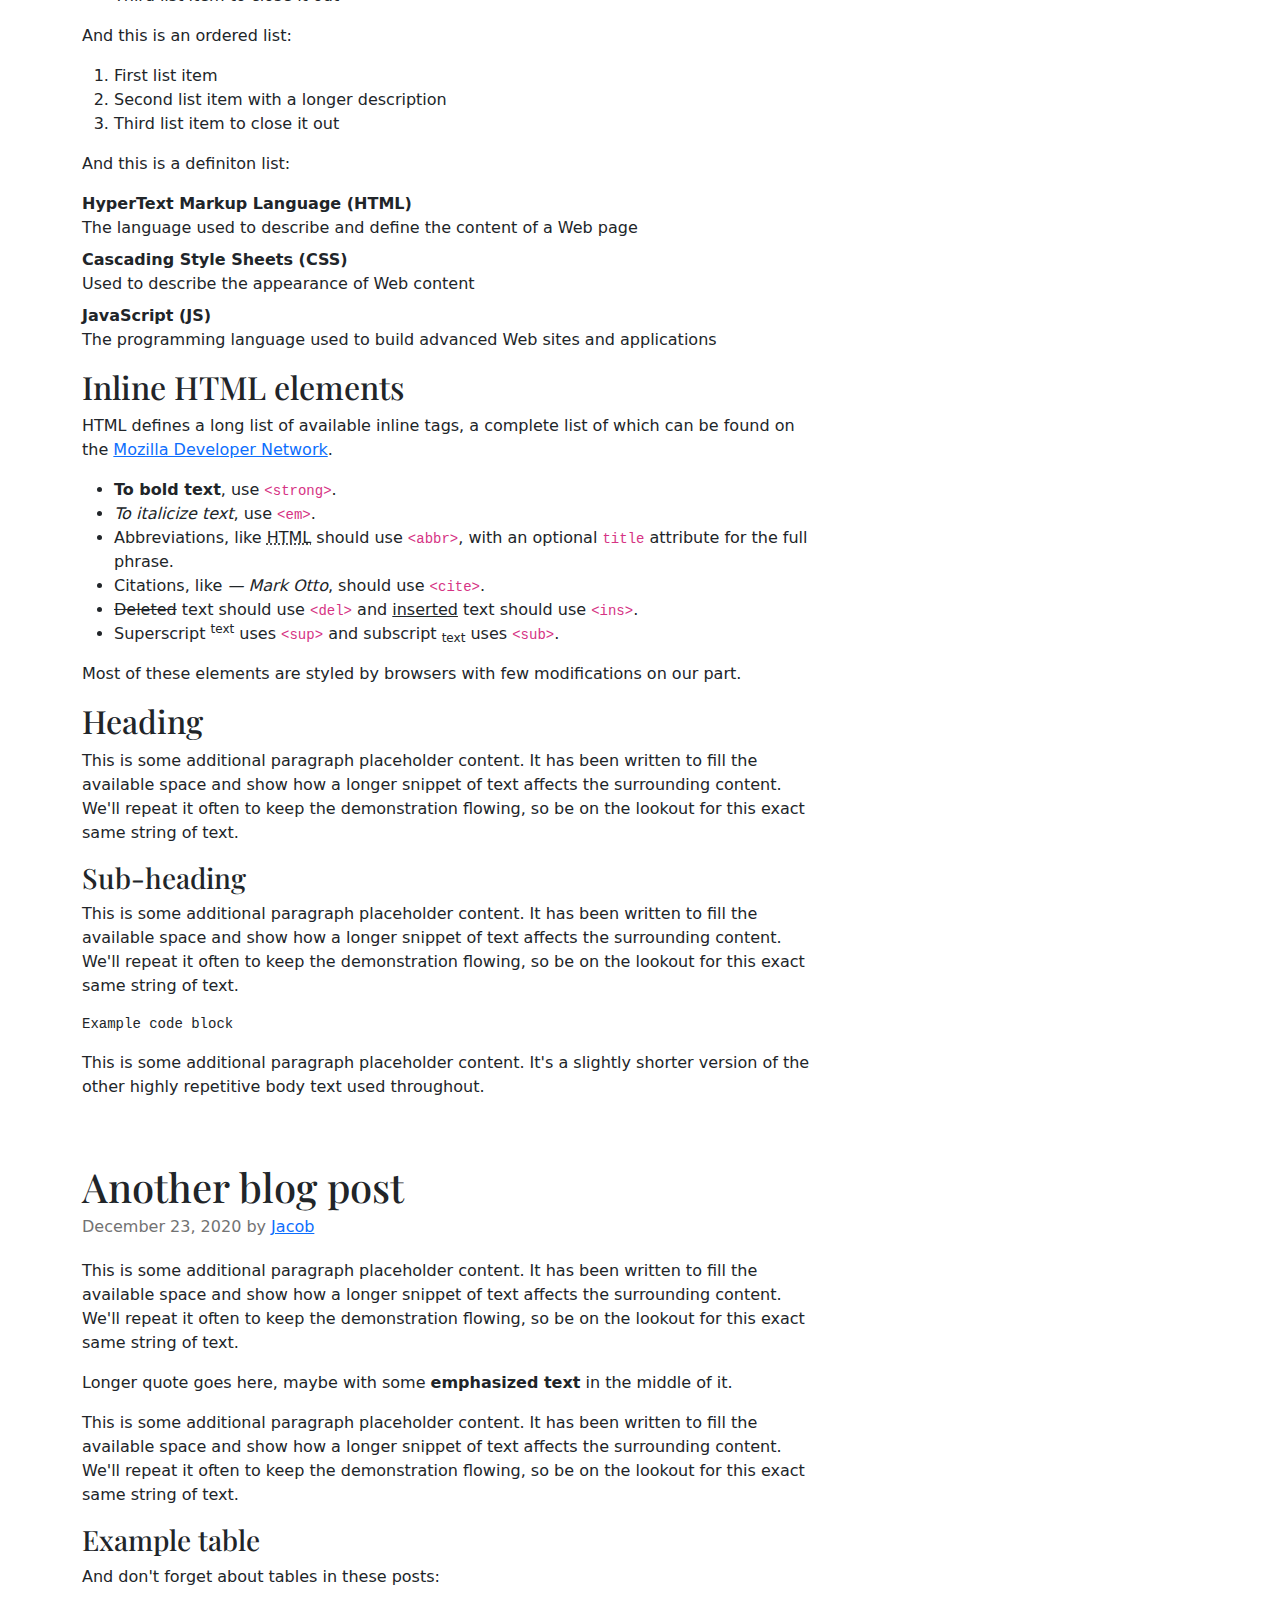
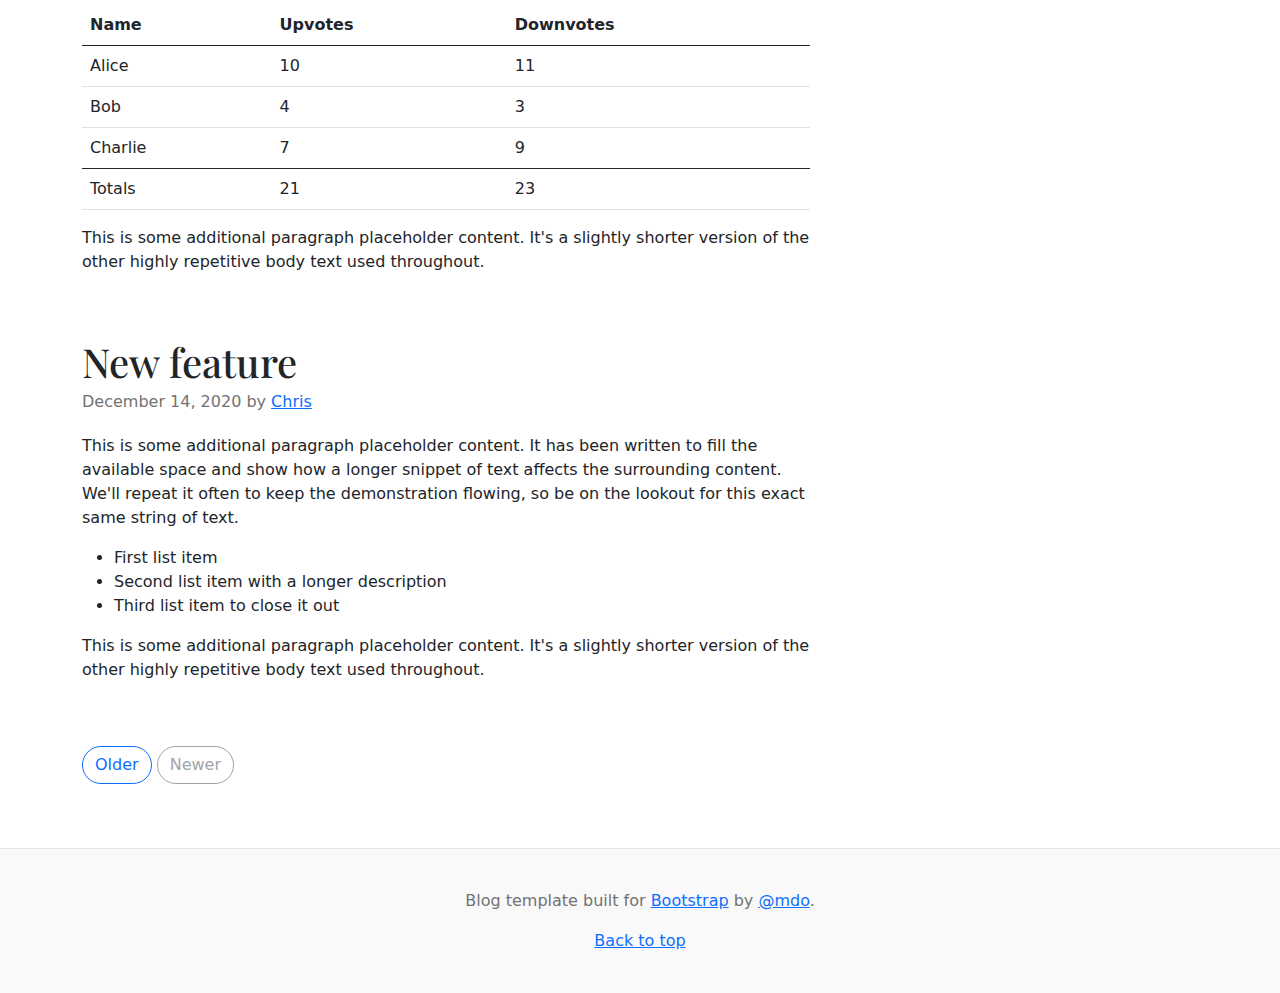
<file: bootstrap-5.0.2-examples/blog/index.html>
<!doctype html>
<html lang="en">
  <head>
    <meta charset="utf-8">
    <meta name="viewport" content="width=device-width, initial-scale=1">
    <meta name="description" content="">
    <meta name="author" content="Mark Otto, Jacob Thornton, and Bootstrap contributors">
    <meta name="generator" content="Hugo 0.84.0">
    <title>Blog Template · Bootstrap v5.0</title>

    <link rel="canonical" href="https://getbootstrap.com/docs/5.0/examples/blog/">

    

    <!-- Bootstrap core CSS -->
<link href="../assets/dist/css/bootstrap.min.css" rel="stylesheet">

    <style>
      .bd-placeholder-img {
        font-size: 1.125rem;
        text-anchor: middle;
        -webkit-user-select: none;
        -moz-user-select: none;
        user-select: none;
      }

      @media (min-width: 768px) {
        .bd-placeholder-img-lg {
          font-size: 3.5rem;
        }
      }
    </style>

    
    <!-- Custom styles for this template -->
    <link href="https://fonts.googleapis.com/css?family=Playfair&#43;Display:700,900&amp;display=swap" rel="stylesheet">
    <!-- Custom styles for this template -->
    <link href="blog.css" rel="stylesheet">
  </head>
  <body>
    
<div class="container">
  <header class="blog-header py-3">
    <div class="row flex-nowrap justify-content-between align-items-center">
      <div class="col-4 pt-1">
        <a class="link-secondary" href="#">Subscribe</a>
      </div>
      <div class="col-4 text-center">
        <a class="blog-header-logo text-dark" href="#">Large</a>
      </div>
      <div class="col-4 d-flex justify-content-end align-items-center">
        <a class="link-secondary" href="#" aria-label="Search">
          <svg xmlns="http://www.w3.org/2000/svg" width="20" height="20" fill="none" stroke="currentColor" stroke-linecap="round" stroke-linejoin="round" stroke-width="2" class="mx-3" role="img" viewBox="0 0 24 24"><title>Search</title><circle cx="10.5" cy="10.5" r="7.5"/><path d="M21 21l-5.2-5.2"/></svg>
        </a>
        <a class="btn btn-sm btn-outline-secondary" href="#">Sign up</a>
      </div>
    </div>
  </header>

  <div class="nav-scroller py-1 mb-2">
    <nav class="nav d-flex justify-content-between">
      <a class="p-2 link-secondary" href="#">World</a>
      <a class="p-2 link-secondary" href="#">U.S.</a>
      <a class="p-2 link-secondary" href="#">Technology</a>
      <a class="p-2 link-secondary" href="#">Design</a>
      <a class="p-2 link-secondary" href="#">Culture</a>
      <a class="p-2 link-secondary" href="#">Business</a>
      <a class="p-2 link-secondary" href="#">Politics</a>
      <a class="p-2 link-secondary" href="#">Opinion</a>
      <a class="p-2 link-secondary" href="#">Science</a>
      <a class="p-2 link-secondary" href="#">Health</a>
      <a class="p-2 link-secondary" href="#">Style</a>
      <a class="p-2 link-secondary" href="#">Travel</a>
    </nav>
  </div>
</div>

<main class="container">
  <div class="p-4 p-md-5 mb-4 text-white rounded bg-dark">
    <div class="col-md-6 px-0">
      <h1 class="display-4 fst-italic">Title of a longer featured blog post</h1>
      <p class="lead my-3">Multiple lines of text that form the lede, informing new readers quickly and efficiently about what’s most interesting in this post’s contents.</p>
      <p class="lead mb-0"><a href="#" class="text-white fw-bold">Continue reading...</a></p>
    </div>
  </div>

  <div class="row mb-2">
    <div class="col-md-6">
      <div class="row g-0 border rounded overflow-hidden flex-md-row mb-4 shadow-sm h-md-250 position-relative">
        <div class="col p-4 d-flex flex-column position-static">
          <strong class="d-inline-block mb-2 text-primary">World</strong>
          <h3 class="mb-0">Featured post</h3>
          <div class="mb-1 text-muted">Nov 12</div>
          <p class="card-text mb-auto">This is a wider card with supporting text below as a natural lead-in to additional content.</p>
          <a href="#" class="stretched-link">Continue reading</a>
        </div>
        <div class="col-auto d-none d-lg-block">
          <svg class="bd-placeholder-img" width="200" height="250" xmlns="http://www.w3.org/2000/svg" role="img" aria-label="Placeholder: Thumbnail" preserveAspectRatio="xMidYMid slice" focusable="false"><title>Placeholder</title><rect width="100%" height="100%" fill="#55595c"/><text x="50%" y="50%" fill="#eceeef" dy=".3em">Thumbnail</text></svg>

        </div>
      </div>
    </div>
    <div class="col-md-6">
      <div class="row g-0 border rounded overflow-hidden flex-md-row mb-4 shadow-sm h-md-250 position-relative">
        <div class="col p-4 d-flex flex-column position-static">
          <strong class="d-inline-block mb-2 text-success">Design</strong>
          <h3 class="mb-0">Post title</h3>
          <div class="mb-1 text-muted">Nov 11</div>
          <p class="mb-auto">This is a wider card with supporting text below as a natural lead-in to additional content.</p>
          <a href="#" class="stretched-link">Continue reading</a>
        </div>
        <div class="col-auto d-none d-lg-block">
          <svg class="bd-placeholder-img" width="200" height="250" xmlns="http://www.w3.org/2000/svg" role="img" aria-label="Placeholder: Thumbnail" preserveAspectRatio="xMidYMid slice" focusable="false"><title>Placeholder</title><rect width="100%" height="100%" fill="#55595c"/><text x="50%" y="50%" fill="#eceeef" dy=".3em">Thumbnail</text></svg>

        </div>
      </div>
    </div>
  </div>

  <div class="row g-5">
    <div class="col-md-8">
      <h3 class="pb-4 mb-4 fst-italic border-bottom">
        From the Firehose
      </h3>

      <article class="blog-post">
        <h2 class="blog-post-title">Sample blog post</h2>
        <p class="blog-post-meta">January 1, 2021 by <a href="#">Mark</a></p>

        <p>This blog post shows a few different types of content that’s supported and styled with Bootstrap. Basic typography, lists, tables, images, code, and more are all supported as expected.</p>
        <hr>
        <p>This is some additional paragraph placeholder content. It has been written to fill the available space and show how a longer snippet of text affects the surrounding content. We'll repeat it often to keep the demonstration flowing, so be on the lookout for this exact same string of text.</p>
        <h2>Blockquotes</h2>
        <p>This is an example blockquote in action:</p>
        <blockquote class="blockquote">
          <p>Quoted text goes here.</p>
        </blockquote>
        <p>This is some additional paragraph placeholder content. It has been written to fill the available space and show how a longer snippet of text affects the surrounding content. We'll repeat it often to keep the demonstration flowing, so be on the lookout for this exact same string of text.</p>
        <h3>Example lists</h3>
        <p>This is some additional paragraph placeholder content. It's a slightly shorter version of the other highly repetitive body text used throughout. This is an example unordered list:</p>
        <ul>
          <li>First list item</li>
          <li>Second list item with a longer description</li>
          <li>Third list item to close it out</li>
        </ul>
        <p>And this is an ordered list:</p>
        <ol>
          <li>First list item</li>
          <li>Second list item with a longer description</li>
          <li>Third list item to close it out</li>
        </ol>
        <p>And this is a definiton list:</p>
        <dl>
          <dt>HyperText Markup Language (HTML)</dt>
          <dd>The language used to describe and define the content of a Web page</dd>
          <dt>Cascading Style Sheets (CSS)</dt>
          <dd>Used to describe the appearance of Web content</dd>
          <dt>JavaScript (JS)</dt>
          <dd>The programming language used to build advanced Web sites and applications</dd>
        </dl>
        <h2>Inline HTML elements</h2>
        <p>HTML defines a long list of available inline tags, a complete list of which can be found on the <a href="https://developer.mozilla.org/en-US/docs/Web/HTML/Element">Mozilla Developer Network</a>.</p>
        <ul>
          <li><strong>To bold text</strong>, use <code class="language-plaintext highlighter-rouge">&lt;strong&gt;</code>.</li>
          <li><em>To italicize text</em>, use <code class="language-plaintext highlighter-rouge">&lt;em&gt;</code>.</li>
          <li>Abbreviations, like <abbr title="HyperText Markup Langage">HTML</abbr> should use <code class="language-plaintext highlighter-rouge">&lt;abbr&gt;</code>, with an optional <code class="language-plaintext highlighter-rouge">title</code> attribute for the full phrase.</li>
          <li>Citations, like <cite>— Mark Otto</cite>, should use <code class="language-plaintext highlighter-rouge">&lt;cite&gt;</code>.</li>
          <li><del>Deleted</del> text should use <code class="language-plaintext highlighter-rouge">&lt;del&gt;</code> and <ins>inserted</ins> text should use <code class="language-plaintext highlighter-rouge">&lt;ins&gt;</code>.</li>
          <li>Superscript <sup>text</sup> uses <code class="language-plaintext highlighter-rouge">&lt;sup&gt;</code> and subscript <sub>text</sub> uses <code class="language-plaintext highlighter-rouge">&lt;sub&gt;</code>.</li>
        </ul>
        <p>Most of these elements are styled by browsers with few modifications on our part.</p>
        <h2>Heading</h2>
        <p>This is some additional paragraph placeholder content. It has been written to fill the available space and show how a longer snippet of text affects the surrounding content. We'll repeat it often to keep the demonstration flowing, so be on the lookout for this exact same string of text.</p>
        <h3>Sub-heading</h3>
        <p>This is some additional paragraph placeholder content. It has been written to fill the available space and show how a longer snippet of text affects the surrounding content. We'll repeat it often to keep the demonstration flowing, so be on the lookout for this exact same string of text.</p>
        <pre><code>Example code block</code></pre>
        <p>This is some additional paragraph placeholder content. It's a slightly shorter version of the other highly repetitive body text used throughout.</p>
      </article>

      <article class="blog-post">
        <h2 class="blog-post-title">Another blog post</h2>
        <p class="blog-post-meta">December 23, 2020 by <a href="#">Jacob</a></p>

        <p>This is some additional paragraph placeholder content. It has been written to fill the available space and show how a longer snippet of text affects the surrounding content. We'll repeat it often to keep the demonstration flowing, so be on the lookout for this exact same string of text.</p>
        <blockquote>
          <p>Longer quote goes here, maybe with some <strong>emphasized text</strong> in the middle of it.</p>
        </blockquote>
        <p>This is some additional paragraph placeholder content. It has been written to fill the available space and show how a longer snippet of text affects the surrounding content. We'll repeat it often to keep the demonstration flowing, so be on the lookout for this exact same string of text.</p>
        <h3>Example table</h3>
        <p>And don't forget about tables in these posts:</p>
        <table class="table">
          <thead>
            <tr>
              <th>Name</th>
              <th>Upvotes</th>
              <th>Downvotes</th>
            </tr>
          </thead>
          <tbody>
            <tr>
              <td>Alice</td>
              <td>10</td>
              <td>11</td>
            </tr>
            <tr>
              <td>Bob</td>
              <td>4</td>
              <td>3</td>
            </tr>
            <tr>
              <td>Charlie</td>
              <td>7</td>
              <td>9</td>
            </tr>
          </tbody>
          <tfoot>
            <tr>
              <td>Totals</td>
              <td>21</td>
              <td>23</td>
            </tr>
          </tfoot>
        </table>

        <p>This is some additional paragraph placeholder content. It's a slightly shorter version of the other highly repetitive body text used throughout.</p>
      </article>

      <article class="blog-post">
        <h2 class="blog-post-title">New feature</h2>
        <p class="blog-post-meta">December 14, 2020 by <a href="#">Chris</a></p>

        <p>This is some additional paragraph placeholder content. It has been written to fill the available space and show how a longer snippet of text affects the surrounding content. We'll repeat it often to keep the demonstration flowing, so be on the lookout for this exact same string of text.</p>
        <ul>
          <li>First list item</li>
          <li>Second list item with a longer description</li>
          <li>Third list item to close it out</li>
        </ul>
        <p>This is some additional paragraph placeholder content. It's a slightly shorter version of the other highly repetitive body text used throughout.</p>
      </article>

      <nav class="blog-pagination" aria-label="Pagination">
        <a class="btn btn-outline-primary" href="#">Older</a>
        <a class="btn btn-outline-secondary disabled" href="#" tabindex="-1" aria-disabled="true">Newer</a>
      </nav>

    </div>

    <div class="col-md-4">
      <div class="position-sticky" style="top: 2rem;">
        <div class="p-4 mb-3 bg-light rounded">
          <h4 class="fst-italic">About</h4>
          <p class="mb-0">Customize this section to tell your visitors a little bit about your publication, writers, content, or something else entirely. Totally up to you.</p>
        </div>

        <div class="p-4">
          <h4 class="fst-italic">Archives</h4>
          <ol class="list-unstyled mb-0">
            <li><a href="#">March 2021</a></li>
            <li><a href="#">February 2021</a></li>
            <li><a href="#">January 2021</a></li>
            <li><a href="#">December 2020</a></li>
            <li><a href="#">November 2020</a></li>
            <li><a href="#">October 2020</a></li>
            <li><a href="#">September 2020</a></li>
            <li><a href="#">August 2020</a></li>
            <li><a href="#">July 2020</a></li>
            <li><a href="#">June 2020</a></li>
            <li><a href="#">May 2020</a></li>
            <li><a href="#">April 2020</a></li>
          </ol>
        </div>

        <div class="p-4">
          <h4 class="fst-italic">Elsewhere</h4>
          <ol class="list-unstyled">
            <li><a href="#">GitHub</a></li>
            <li><a href="#">Twitter</a></li>
            <li><a href="#">Facebook</a></li>
          </ol>
        </div>
      </div>
    </div>
  </div>

</main>

<footer class="blog-footer">
  <p>Blog template built for <a href="https://getbootstrap.com/">Bootstrap</a> by <a href="https://twitter.com/mdo">@mdo</a>.</p>
  <p>
    <a href="#">Back to top</a>
  </p>
</footer>


    
  </body>
</html>
</file>
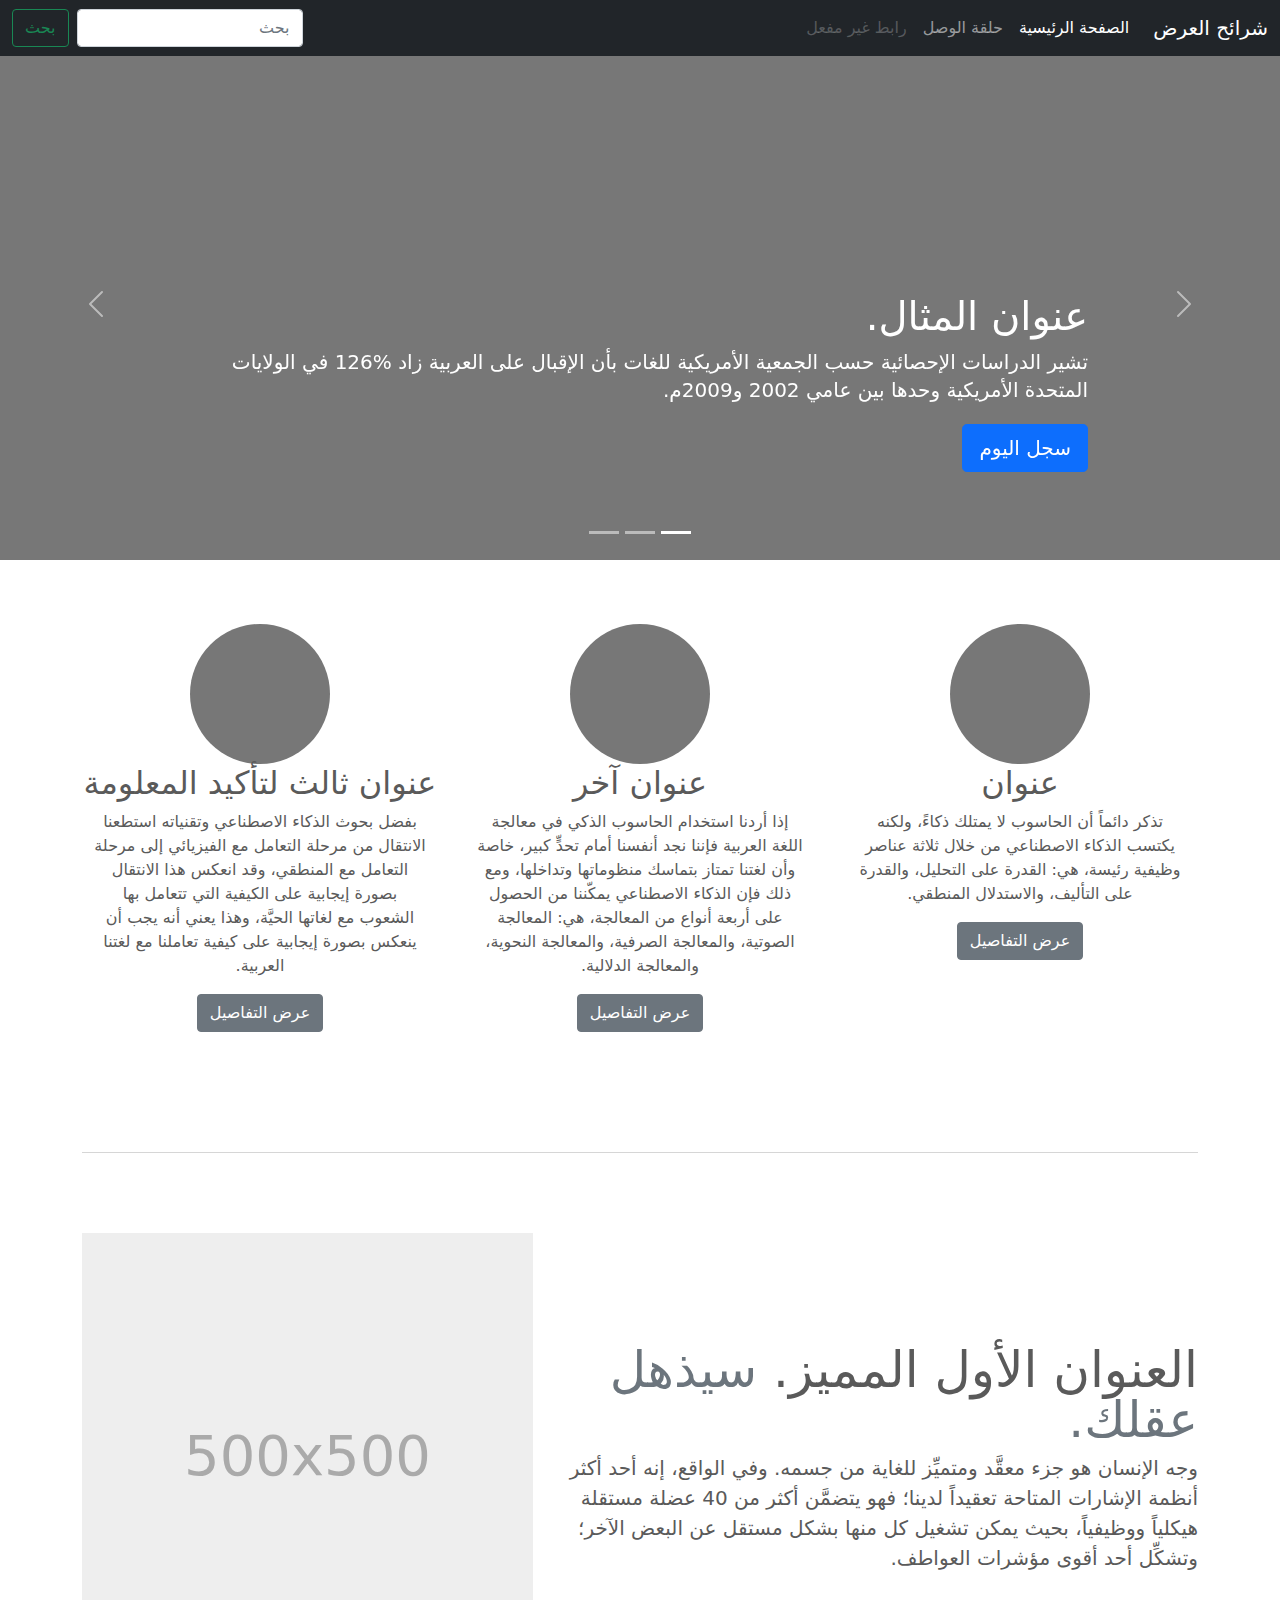
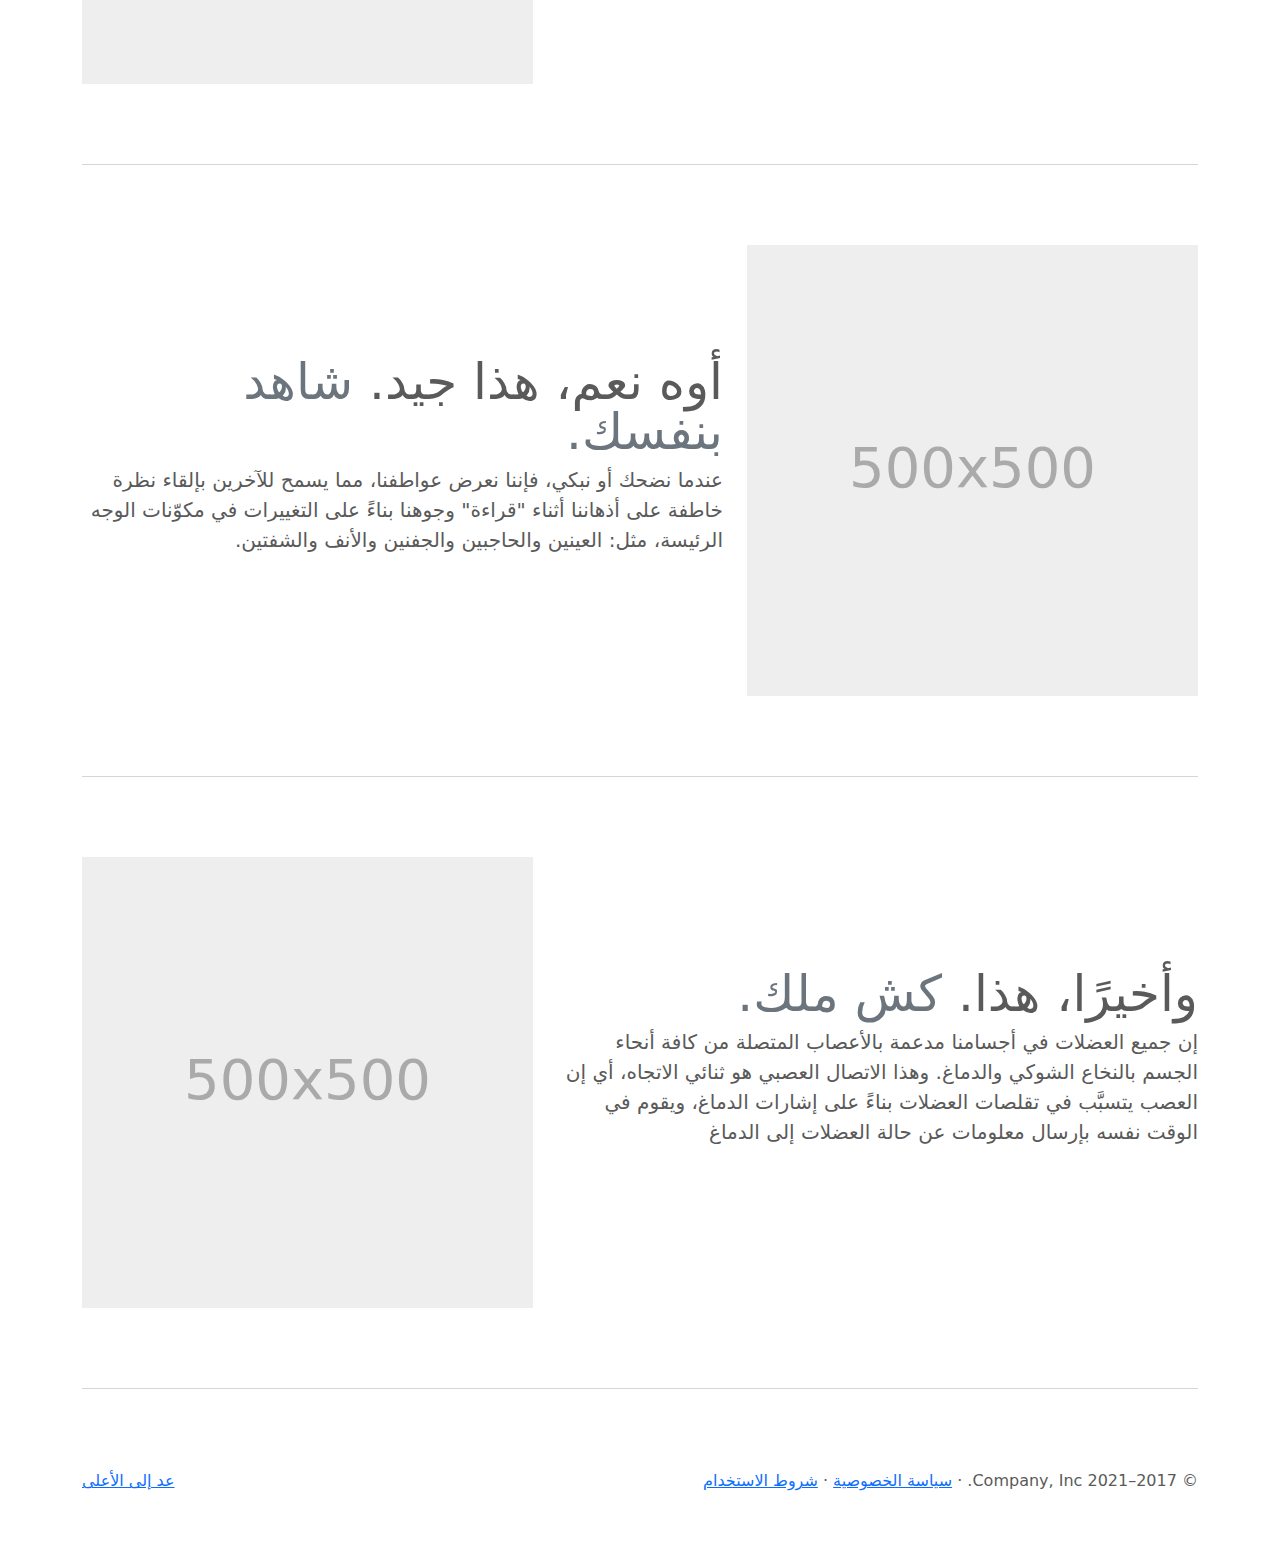
<file: bootstrap-5.0.2-examples/carousel-rtl/index.html>
<!doctype html>
<html lang="ar" dir="rtl">
  <head>
    <meta charset="utf-8">
    <meta name="viewport" content="width=device-width, initial-scale=1">
    <meta name="description" content="">
    <meta name="author" content="Mark Otto, Jacob Thornton, and Bootstrap contributors">
    <meta name="generator" content="Hugo 0.84.0">
    <title>قالب  شرائح العرض · Bootstrap v5.0</title>

    <link rel="canonical" href="https://getbootstrap.com/docs/5.0/examples/carousel-rtl/">

    

    <!-- Bootstrap core CSS -->
<link href="../assets/dist/css/bootstrap.rtl.min.css" rel="stylesheet">

    <style>
      .bd-placeholder-img {
        font-size: 1.125rem;
        text-anchor: middle;
        -webkit-user-select: none;
        -moz-user-select: none;
        user-select: none;
      }

      @media (min-width: 768px) {
        .bd-placeholder-img-lg {
          font-size: 3.5rem;
        }
      }
    </style>

    
    <!-- Custom styles for this template -->
    <link href="../carousel/carousel.rtl.css" rel="stylesheet">
  </head>
  <body>
    
<header>
  <nav class="navbar navbar-expand-md navbar-dark fixed-top bg-dark">
    <div class="container-fluid">
      <a class="navbar-brand" href="#">شرائح العرض</a>
      <button class="navbar-toggler" type="button" data-bs-toggle="collapse" data-bs-target="#navbarCollapse" aria-controls="navbarCollapse" aria-expanded="false" aria-label="تبديل التنقل">
        <span class="navbar-toggler-icon"></span>
      </button>
      <div class="collapse navbar-collapse" id="navbarCollapse">
        <ul class="navbar-nav me-auto mb-2 mb-md-0">
          <li class="nav-item">
            <a class="nav-link active" aria-current="page" href="#">الصفحة الرئيسية</a>
          </li>
          <li class="nav-item">
            <a class="nav-link" href="#">حلقة الوصل</a>
          </li>
          <li class="nav-item">
            <a class="nav-link disabled" href="#" tabindex="-1" aria-disabled="true">رابط غير مفعل</a>
          </li>
        </ul>
        <form class="d-flex">
          <input class="form-control me-2" type="search" placeholder="بحث" aria-label="بحث">
          <button class="btn btn-outline-success" type="submit">بحث</button>
        </form>
      </div>
    </div>
  </nav>
</header>

<main>

  <div id="myCarousel" class="carousel slide" data-bs-ride="carousel">
    <div class="carousel-indicators">
      <button type="button" data-bs-target="#myCarousel" data-bs-slide-to="0" class="active" aria-current="true" aria-label="Slide 1"></button>
      <button type="button" data-bs-target="#myCarousel" data-bs-slide-to="1" aria-label="Slide 2"></button>
      <button type="button" data-bs-target="#myCarousel" data-bs-slide-to="2" aria-label="Slide 3"></button>
    </div>
    <div class="carousel-inner">
      <div class="carousel-item active">
        <svg class="bd-placeholder-img" width="100%" height="100%" xmlns="http://www.w3.org/2000/svg" aria-hidden="true" preserveAspectRatio="xMidYMid slice" focusable="false"><rect width="100%" height="100%" fill="#777"/></svg>

        <div class="container">
          <div class="carousel-caption text-start">
            <h1>عنوان المثال.</h1>
            <p>تشير الدراسات الإحصائية حسب الجمعية الأمريكية للغات بأن الإقبال على العربية زاد %126 في الولايات المتحدة الأمريكية وحدها بين عامي 2002 و2009م.</p>
            <p><a class="btn btn-lg btn-primary" href="#">سجل اليوم</a></p>
          </div>
        </div>
      </div>
      <div class="carousel-item">
        <svg class="bd-placeholder-img" width="100%" height="100%" xmlns="http://www.w3.org/2000/svg" aria-hidden="true" preserveAspectRatio="xMidYMid slice" focusable="false"><rect width="100%" height="100%" fill="#777"/></svg>

        <div class="container">
          <div class="carousel-caption">
            <h1>عنوان مثال آخر.</h1>
            <p>حسب المجلس الثقافي البريطاني فإن تعليم الإنجليزية داخل بريطانيا يسهم في تعزيز اقتصادها بما يتجاوز ملياري جنيه سنوياً، كما أنه وفر أكثر من 26 ألف وظيفة.</p>
            <p><a class="btn btn-lg btn-primary" href="#">أعرف أكثر</a></p>
          </div>
        </div>
      </div>
      <div class="carousel-item">
        <svg class="bd-placeholder-img" width="100%" height="100%" xmlns="http://www.w3.org/2000/svg" aria-hidden="true" preserveAspectRatio="xMidYMid slice" focusable="false"><rect width="100%" height="100%" fill="#777"/></svg>

        <div class="container">
          <div class="carousel-caption text-end">
            <h1>واحد أكثر لقياس جيد.</h1>
            <p>الإحصاءات لحجم الاستثمار اللغوي خارج بريطانيا تتفاوت من سنة لأخرى إلا أن المدير التنفيذي للمجلس الثقافي البريطاني إدي بايرز يرى أن استثمار تعليم الإنجليزية في الخارج لا يحسب على المستوى المالي فحسب بل على المستوى السياسي أيضاً.</p>
            <p><a class="btn btn-lg btn-primary" href="#">تصفح المعرض</a></p>
          </div>
        </div>
      </div>
    </div>
    <button class="carousel-control-prev" type="button" data-bs-target="#myCarousel" data-bs-slide="prev">
      <span class="carousel-control-prev-icon" aria-hidden="true"></span>
      <span class="visually-hidden">السابق</span>
    </button>
    <button class="carousel-control-next" type="button" data-bs-target="#myCarousel" data-bs-slide="next">
      <span class="carousel-control-next-icon" aria-hidden="true"></span>
      <span class="visually-hidden">التالي</span>
    </button>
  </div>


  <!-- Marketing messaging and featurettes
  ================================================== -->
  <!-- Wrap the rest of the page in another container to center all the content. -->

  <div class="container marketing">

    <!-- Three columns of text below the carousel -->
    <div class="row">
      <div class="col-lg-4">
        <svg class="bd-placeholder-img rounded-circle" width="140" height="140" xmlns="http://www.w3.org/2000/svg" role="img" aria-label="Placeholder: 140x140" preserveAspectRatio="xMidYMid slice" focusable="false"><title>Placeholder</title><rect width="100%" height="100%" fill="#777"/><text x="50%" y="50%" fill="#777" dy=".3em">140x140</text></svg>

        <h2>عنوان</h2>
        <p>تذكر دائماً أن الحاسوب لا يمتلك ذكاءً، ولكنه يكتسب الذكاء الاصطناعي من خلال ثلاثة عناصر وظيفية رئيسة، هي: القدرة على التحليل، والقدرة على التأليف، والاستدلال المنطقي.</p>
        <p><a class="btn btn-secondary" href="#">عرض التفاصيل</a></p>
      </div><!-- /.col-lg-4 -->
      <div class="col-lg-4">
        <svg class="bd-placeholder-img rounded-circle" width="140" height="140" xmlns="http://www.w3.org/2000/svg" role="img" aria-label="Placeholder: 140x140" preserveAspectRatio="xMidYMid slice" focusable="false"><title>Placeholder</title><rect width="100%" height="100%" fill="#777"/><text x="50%" y="50%" fill="#777" dy=".3em">140x140</text></svg>

        <h2>عنوان آخر</h2>
        <p>إذا أردنا استخدام الحاسوب الذكي في معالجة اللغة العربية فإننا نجد أنفسنا أمام تحدٍّ كبير، خاصة وأن لغتنا تمتاز بتماسك منظوماتها وتداخلها، ومع ذلك فإن الذكاء الاصطناعي يمكّننا من الحصول على أربعة أنواع من المعالجة، هي: المعالجة الصوتية، والمعالجة الصرفية، والمعالجة النحوية، والمعالجة الدلالية.</p>
        <p><a class="btn btn-secondary" href="#">عرض التفاصيل</a></p>
      </div><!-- /.col-lg-4 -->
      <div class="col-lg-4">
        <svg class="bd-placeholder-img rounded-circle" width="140" height="140" xmlns="http://www.w3.org/2000/svg" role="img" aria-label="Placeholder: 140x140" preserveAspectRatio="xMidYMid slice" focusable="false"><title>Placeholder</title><rect width="100%" height="100%" fill="#777"/><text x="50%" y="50%" fill="#777" dy=".3em">140x140</text></svg>

        <h2>عنوان ثالث لتأكيد المعلومة</h2>
        <p>بفضل بحوث الذكاء الاصطناعي وتقنياته استطعنا الانتقال من مرحلة التعامل مع الفيزيائي إلى مرحلة التعامل مع المنطقي، وقد انعكس هذا الانتقال بصورة إيجابية على الكيفية التي تتعامل بها الشعوب مع لغاتها الحيَّة، وهذا يعني أنه يجب أن ينعكس بصورة إيجابية على كيفية تعاملنا مع لغتنا العربية.</p>
        <p><a class="btn btn-secondary" href="#">عرض التفاصيل</a></p>
      </div><!-- /.col-lg-4 -->
    </div><!-- /.row -->


    <!-- START THE FEATURETTES -->

    <hr class="featurette-divider">

    <div class="row featurette">
      <div class="col-md-7">
        <h2 class="featurette-heading">العنوان الأول المميز. <span class="text-muted"> سيذهل عقلك. </span></h2>
        <p class="lead">وجه الإنسان هو جزء معقَّد ومتميِّز للغاية من جسمه. وفي الواقع، إنه أحد أكثر أنظمة الإشارات المتاحة تعقيداً لدينا؛ فهو يتضمَّن أكثر من 40 عضلة مستقلة هيكلياً ووظيفياً، بحيث يمكن تشغيل كل منها بشكل مستقل عن البعض الآخر؛ وتشكِّل أحد أقوى مؤشرات العواطف.</p>
      </div>
      <div class="col-md-5">
        <svg class="bd-placeholder-img bd-placeholder-img-lg featurette-image img-fluid mx-auto" width="500" height="500" xmlns="http://www.w3.org/2000/svg" role="img" aria-label="Placeholder: 500x500" preserveAspectRatio="xMidYMid slice" focusable="false"><title>Placeholder</title><rect width="100%" height="100%" fill="#eee"/><text x="50%" y="50%" fill="#aaa" dy=".3em">500x500</text></svg>

      </div>
    </div>

    <hr class="featurette-divider">

    <div class="row featurette">
      <div class="col-md-7 order-md-2">
        <h2 class="featurette-heading">أوه نعم، هذا جيد. <span class="text-muted"> شاهد بنفسك. </span></h2>
        <p class="lead">عندما نضحك أو نبكي، فإننا نعرض عواطفنا، مما يسمح للآخرين بإلقاء نظرة خاطفة على أذهاننا أثناء "قراءة" وجوهنا بناءً على التغييرات في مكوّنات الوجه الرئيسة، مثل: العينين والحاجبين والجفنين والأنف والشفتين.</p>
      </div>
      <div class="col-md-5 order-md-1">
        <svg class="bd-placeholder-img bd-placeholder-img-lg featurette-image img-fluid mx-auto" width="500" height="500" xmlns="http://www.w3.org/2000/svg" role="img" aria-label="Placeholder: 500x500" preserveAspectRatio="xMidYMid slice" focusable="false"><title>Placeholder</title><rect width="100%" height="100%" fill="#eee"/><text x="50%" y="50%" fill="#aaa" dy=".3em">500x500</text></svg>

      </div>
    </div>

    <hr class="featurette-divider">

    <div class="row featurette">
      <div class="col-md-7">
        <h2 class="featurette-heading">وأخيرًا، هذا. <span class="text-muted"> كش ملك. </span></h2>
        <p class="lead">إن جميع العضلات في أجسامنا مدعمة بالأعصاب المتصلة من كافة أنحاء الجسم بالنخاع الشوكي والدماغ. وهذا الاتصال العصبي هو ثنائي الاتجاه، أي إن العصب يتسبَّب في تقلصات العضلات بناءً على إشارات الدماغ، ويقوم في الوقت نفسه بإرسال معلومات عن حالة العضلات إلى الدماغ</p>
      </div>
      <div class="col-md-5">
        <svg class="bd-placeholder-img bd-placeholder-img-lg featurette-image img-fluid mx-auto" width="500" height="500" xmlns="http://www.w3.org/2000/svg" role="img" aria-label="Placeholder: 500x500" preserveAspectRatio="xMidYMid slice" focusable="false"><title>Placeholder</title><rect width="100%" height="100%" fill="#eee"/><text x="50%" y="50%" fill="#aaa" dy=".3em">500x500</text></svg>

      </div>
    </div>

    <hr class="featurette-divider">

    <!-- /END THE FEATURETTES -->

  </div><!-- /.container -->


  <!-- FOOTER -->
  <footer class="container">
    <p class="float-end"><a href="#">عد إلى الأعلى</a></p>
    <p>&copy; 2017–2021 Company, Inc. &middot; <a href="#">سياسة الخصوصية</a> &middot; <a href="#">شروط الاستخدام</a></p>
  </footer>
</main>


    <script src="../assets/dist/js/bootstrap.bundle.min.js"></script>

      
  </body>
</html>
</file>
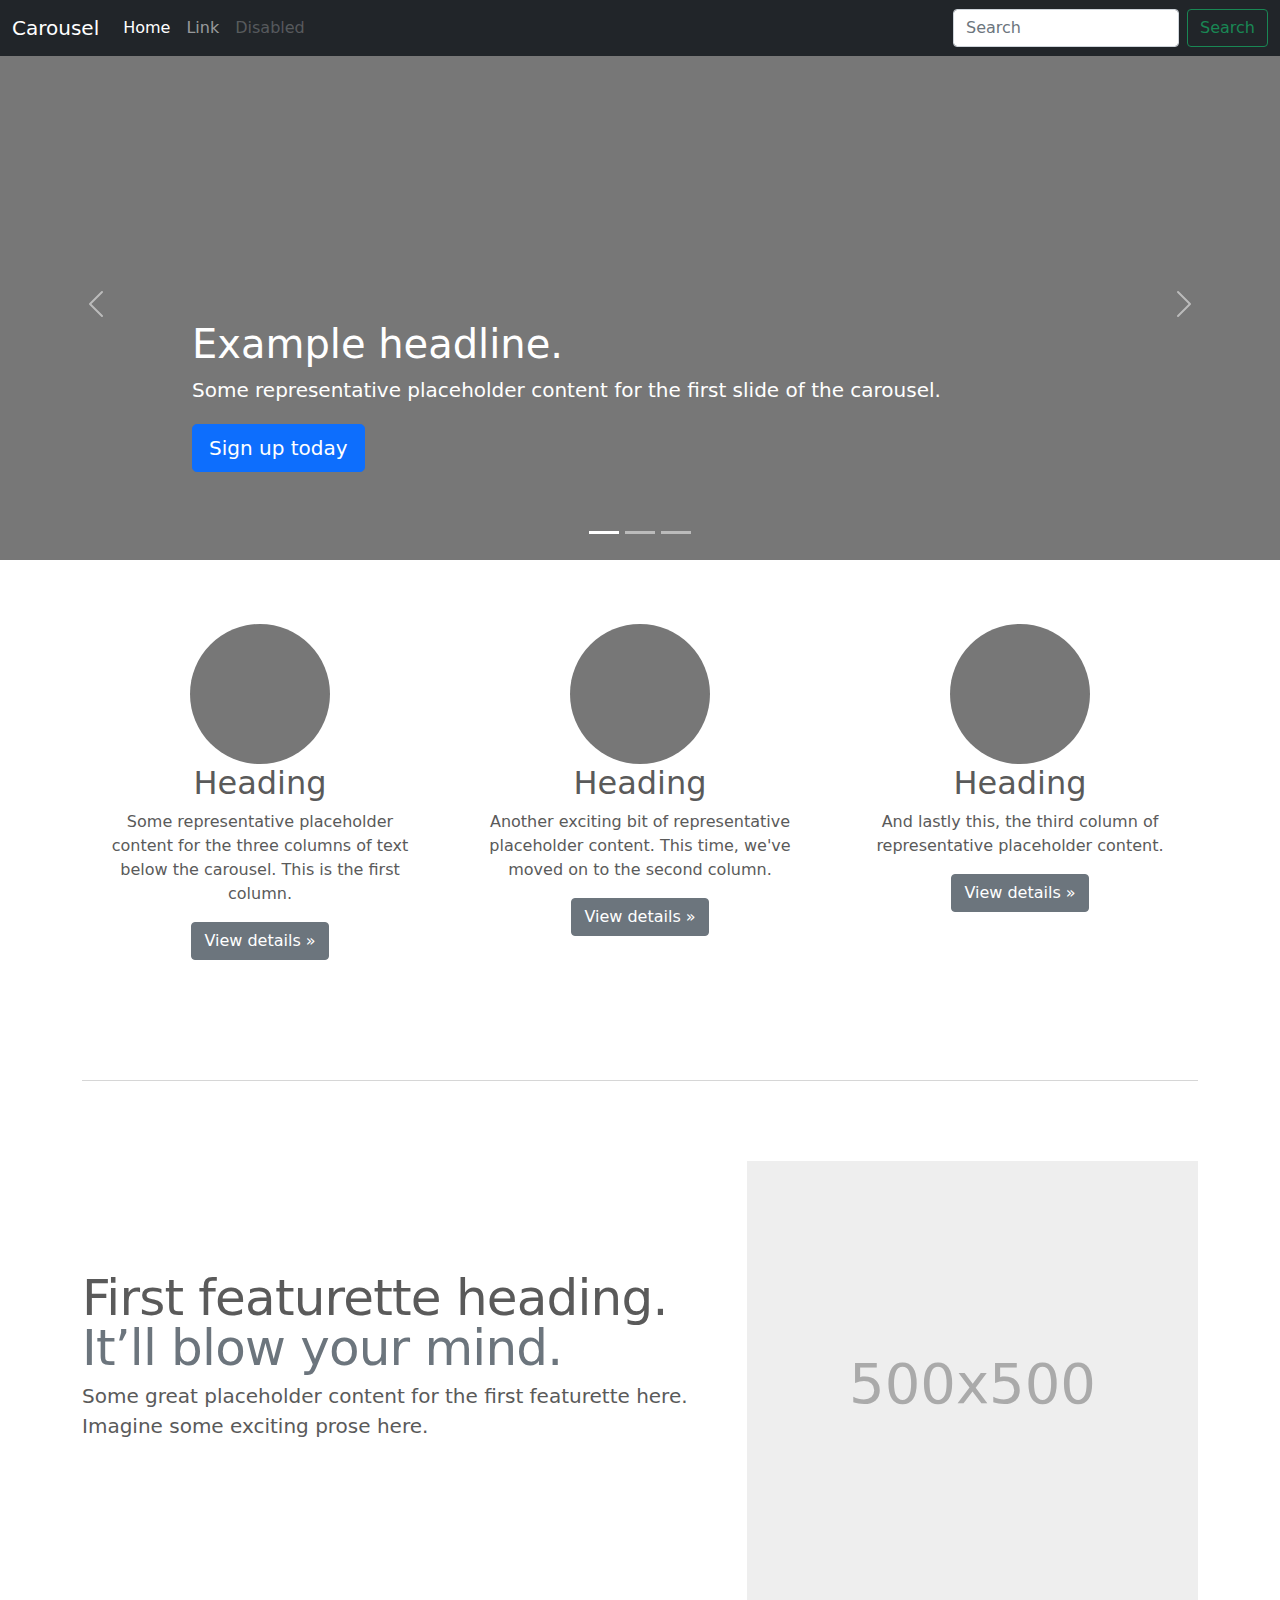
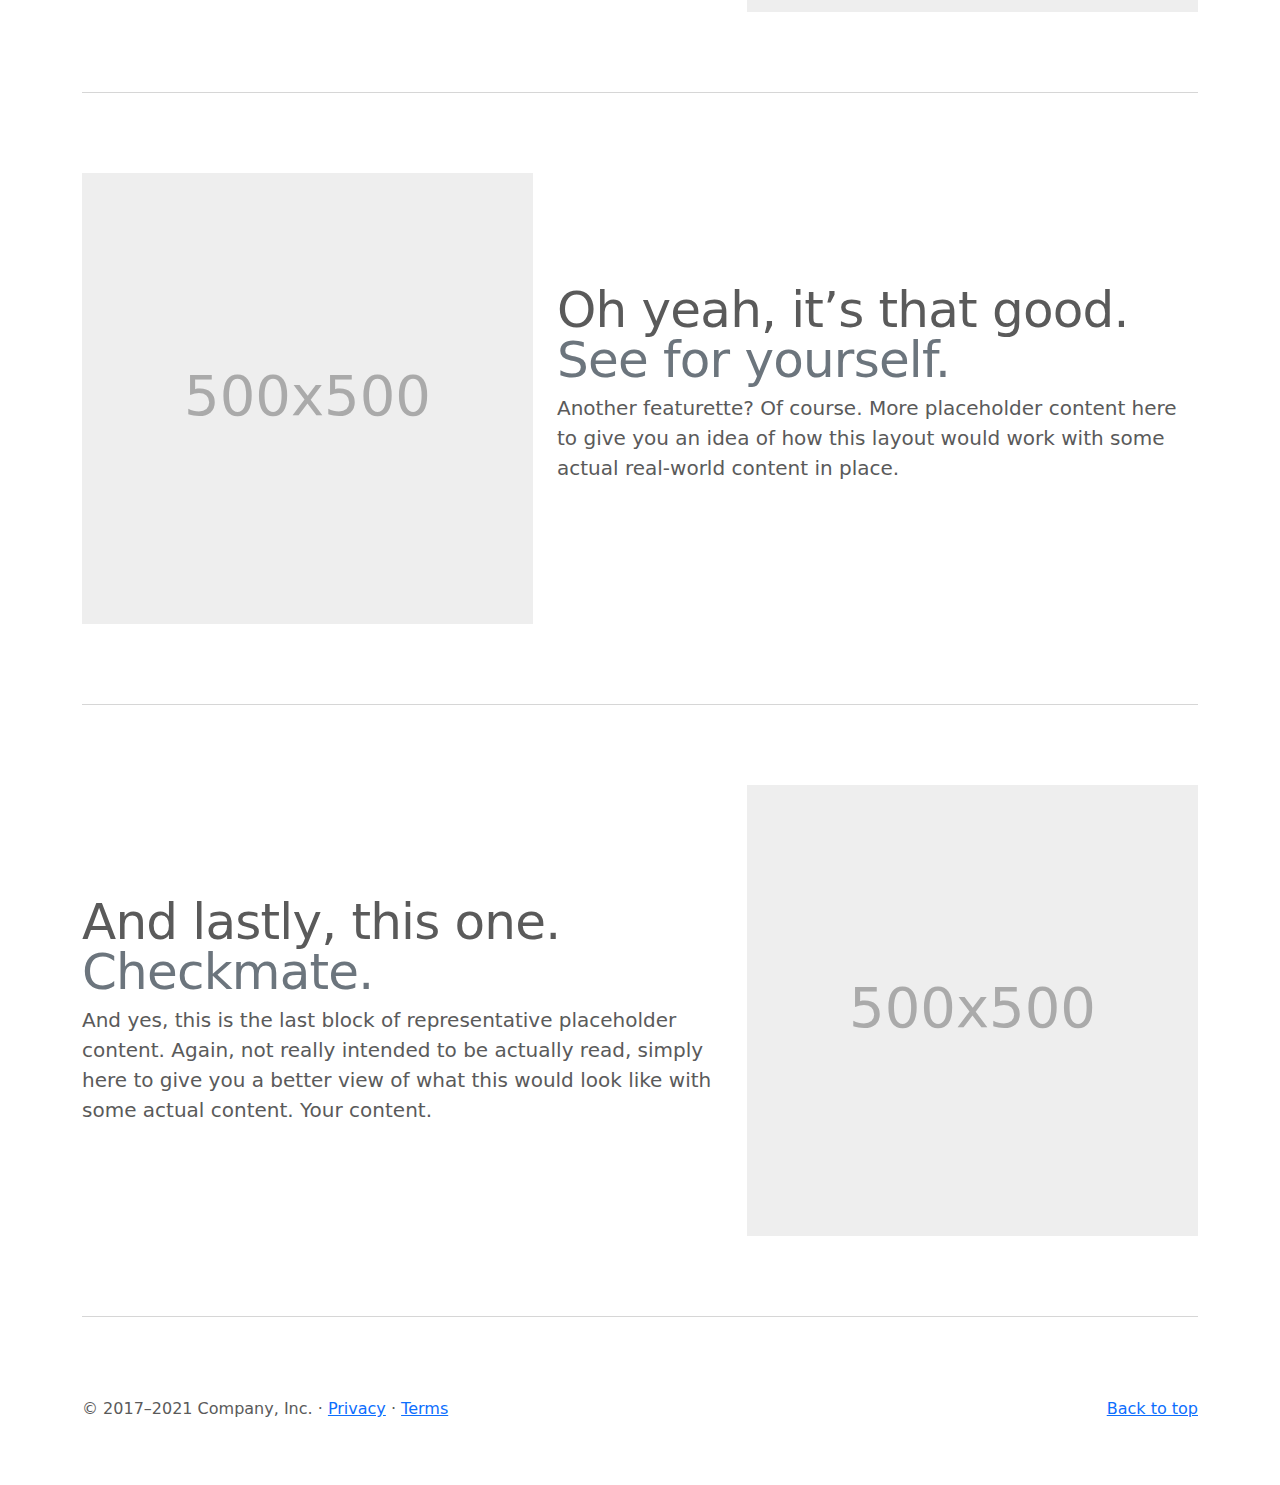
<file: bootstrap-5.0.2-examples/carousel/index.html>
<!doctype html>
<html lang="en">
  <head>
    <meta charset="utf-8">
    <meta name="viewport" content="width=device-width, initial-scale=1">
    <meta name="description" content="">
    <meta name="author" content="Mark Otto, Jacob Thornton, and Bootstrap contributors">
    <meta name="generator" content="Hugo 0.84.0">
    <title>Carousel Template · Bootstrap v5.0</title>

    <link rel="canonical" href="https://getbootstrap.com/docs/5.0/examples/carousel/">

    

    <!-- Bootstrap core CSS -->
<link href="../assets/dist/css/bootstrap.min.css" rel="stylesheet">

    <style>
      .bd-placeholder-img {
        font-size: 1.125rem;
        text-anchor: middle;
        -webkit-user-select: none;
        -moz-user-select: none;
        user-select: none;
      }

      @media (min-width: 768px) {
        .bd-placeholder-img-lg {
          font-size: 3.5rem;
        }
      }
    </style>

    
    <!-- Custom styles for this template -->
    <link href="carousel.css" rel="stylesheet">
  </head>
  <body>
    
<header>
  <nav class="navbar navbar-expand-md navbar-dark fixed-top bg-dark">
    <div class="container-fluid">
      <a class="navbar-brand" href="#">Carousel</a>
      <button class="navbar-toggler" type="button" data-bs-toggle="collapse" data-bs-target="#navbarCollapse" aria-controls="navbarCollapse" aria-expanded="false" aria-label="Toggle navigation">
        <span class="navbar-toggler-icon"></span>
      </button>
      <div class="collapse navbar-collapse" id="navbarCollapse">
        <ul class="navbar-nav me-auto mb-2 mb-md-0">
          <li class="nav-item">
            <a class="nav-link active" aria-current="page" href="#">Home</a>
          </li>
          <li class="nav-item">
            <a class="nav-link" href="#">Link</a>
          </li>
          <li class="nav-item">
            <a class="nav-link disabled" href="#" tabindex="-1" aria-disabled="true">Disabled</a>
          </li>
        </ul>
        <form class="d-flex">
          <input class="form-control me-2" type="search" placeholder="Search" aria-label="Search">
          <button class="btn btn-outline-success" type="submit">Search</button>
        </form>
      </div>
    </div>
  </nav>
</header>

<main>

  <div id="myCarousel" class="carousel slide" data-bs-ride="carousel">
    <div class="carousel-indicators">
      <button type="button" data-bs-target="#myCarousel" data-bs-slide-to="0" class="active" aria-current="true" aria-label="Slide 1"></button>
      <button type="button" data-bs-target="#myCarousel" data-bs-slide-to="1" aria-label="Slide 2"></button>
      <button type="button" data-bs-target="#myCarousel" data-bs-slide-to="2" aria-label="Slide 3"></button>
    </div>
    <div class="carousel-inner">
      <div class="carousel-item active">
        <svg class="bd-placeholder-img" width="100%" height="100%" xmlns="http://www.w3.org/2000/svg" aria-hidden="true" preserveAspectRatio="xMidYMid slice" focusable="false"><rect width="100%" height="100%" fill="#777"/></svg>

        <div class="container">
          <div class="carousel-caption text-start">
            <h1>Example headline.</h1>
            <p>Some representative placeholder content for the first slide of the carousel.</p>
            <p><a class="btn btn-lg btn-primary" href="#">Sign up today</a></p>
          </div>
        </div>
      </div>
      <div class="carousel-item">
        <svg class="bd-placeholder-img" width="100%" height="100%" xmlns="http://www.w3.org/2000/svg" aria-hidden="true" preserveAspectRatio="xMidYMid slice" focusable="false"><rect width="100%" height="100%" fill="#777"/></svg>

        <div class="container">
          <div class="carousel-caption">
            <h1>Another example headline.</h1>
            <p>Some representative placeholder content for the second slide of the carousel.</p>
            <p><a class="btn btn-lg btn-primary" href="#">Learn more</a></p>
          </div>
        </div>
      </div>
      <div class="carousel-item">
        <svg class="bd-placeholder-img" width="100%" height="100%" xmlns="http://www.w3.org/2000/svg" aria-hidden="true" preserveAspectRatio="xMidYMid slice" focusable="false"><rect width="100%" height="100%" fill="#777"/></svg>

        <div class="container">
          <div class="carousel-caption text-end">
            <h1>One more for good measure.</h1>
            <p>Some representative placeholder content for the third slide of this carousel.</p>
            <p><a class="btn btn-lg btn-primary" href="#">Browse gallery</a></p>
          </div>
        </div>
      </div>
    </div>
    <button class="carousel-control-prev" type="button" data-bs-target="#myCarousel" data-bs-slide="prev">
      <span class="carousel-control-prev-icon" aria-hidden="true"></span>
      <span class="visually-hidden">Previous</span>
    </button>
    <button class="carousel-control-next" type="button" data-bs-target="#myCarousel" data-bs-slide="next">
      <span class="carousel-control-next-icon" aria-hidden="true"></span>
      <span class="visually-hidden">Next</span>
    </button>
  </div>


  <!-- Marketing messaging and featurettes
  ================================================== -->
  <!-- Wrap the rest of the page in another container to center all the content. -->

  <div class="container marketing">

    <!-- Three columns of text below the carousel -->
    <div class="row">
      <div class="col-lg-4">
        <svg class="bd-placeholder-img rounded-circle" width="140" height="140" xmlns="http://www.w3.org/2000/svg" role="img" aria-label="Placeholder: 140x140" preserveAspectRatio="xMidYMid slice" focusable="false"><title>Placeholder</title><rect width="100%" height="100%" fill="#777"/><text x="50%" y="50%" fill="#777" dy=".3em">140x140</text></svg>

        <h2>Heading</h2>
        <p>Some representative placeholder content for the three columns of text below the carousel. This is the first column.</p>
        <p><a class="btn btn-secondary" href="#">View details &raquo;</a></p>
      </div><!-- /.col-lg-4 -->
      <div class="col-lg-4">
        <svg class="bd-placeholder-img rounded-circle" width="140" height="140" xmlns="http://www.w3.org/2000/svg" role="img" aria-label="Placeholder: 140x140" preserveAspectRatio="xMidYMid slice" focusable="false"><title>Placeholder</title><rect width="100%" height="100%" fill="#777"/><text x="50%" y="50%" fill="#777" dy=".3em">140x140</text></svg>

        <h2>Heading</h2>
        <p>Another exciting bit of representative placeholder content. This time, we've moved on to the second column.</p>
        <p><a class="btn btn-secondary" href="#">View details &raquo;</a></p>
      </div><!-- /.col-lg-4 -->
      <div class="col-lg-4">
        <svg class="bd-placeholder-img rounded-circle" width="140" height="140" xmlns="http://www.w3.org/2000/svg" role="img" aria-label="Placeholder: 140x140" preserveAspectRatio="xMidYMid slice" focusable="false"><title>Placeholder</title><rect width="100%" height="100%" fill="#777"/><text x="50%" y="50%" fill="#777" dy=".3em">140x140</text></svg>

        <h2>Heading</h2>
        <p>And lastly this, the third column of representative placeholder content.</p>
        <p><a class="btn btn-secondary" href="#">View details &raquo;</a></p>
      </div><!-- /.col-lg-4 -->
    </div><!-- /.row -->


    <!-- START THE FEATURETTES -->

    <hr class="featurette-divider">

    <div class="row featurette">
      <div class="col-md-7">
        <h2 class="featurette-heading">First featurette heading. <span class="text-muted">It’ll blow your mind.</span></h2>
        <p class="lead">Some great placeholder content for the first featurette here. Imagine some exciting prose here.</p>
      </div>
      <div class="col-md-5">
        <svg class="bd-placeholder-img bd-placeholder-img-lg featurette-image img-fluid mx-auto" width="500" height="500" xmlns="http://www.w3.org/2000/svg" role="img" aria-label="Placeholder: 500x500" preserveAspectRatio="xMidYMid slice" focusable="false"><title>Placeholder</title><rect width="100%" height="100%" fill="#eee"/><text x="50%" y="50%" fill="#aaa" dy=".3em">500x500</text></svg>

      </div>
    </div>

    <hr class="featurette-divider">

    <div class="row featurette">
      <div class="col-md-7 order-md-2">
        <h2 class="featurette-heading">Oh yeah, it’s that good. <span class="text-muted">See for yourself.</span></h2>
        <p class="lead">Another featurette? Of course. More placeholder content here to give you an idea of how this layout would work with some actual real-world content in place.</p>
      </div>
      <div class="col-md-5 order-md-1">
        <svg class="bd-placeholder-img bd-placeholder-img-lg featurette-image img-fluid mx-auto" width="500" height="500" xmlns="http://www.w3.org/2000/svg" role="img" aria-label="Placeholder: 500x500" preserveAspectRatio="xMidYMid slice" focusable="false"><title>Placeholder</title><rect width="100%" height="100%" fill="#eee"/><text x="50%" y="50%" fill="#aaa" dy=".3em">500x500</text></svg>

      </div>
    </div>

    <hr class="featurette-divider">

    <div class="row featurette">
      <div class="col-md-7">
        <h2 class="featurette-heading">And lastly, this one. <span class="text-muted">Checkmate.</span></h2>
        <p class="lead">And yes, this is the last block of representative placeholder content. Again, not really intended to be actually read, simply here to give you a better view of what this would look like with some actual content. Your content.</p>
      </div>
      <div class="col-md-5">
        <svg class="bd-placeholder-img bd-placeholder-img-lg featurette-image img-fluid mx-auto" width="500" height="500" xmlns="http://www.w3.org/2000/svg" role="img" aria-label="Placeholder: 500x500" preserveAspectRatio="xMidYMid slice" focusable="false"><title>Placeholder</title><rect width="100%" height="100%" fill="#eee"/><text x="50%" y="50%" fill="#aaa" dy=".3em">500x500</text></svg>

      </div>
    </div>

    <hr class="featurette-divider">

    <!-- /END THE FEATURETTES -->

  </div><!-- /.container -->


  <!-- FOOTER -->
  <footer class="container">
    <p class="float-end"><a href="#">Back to top</a></p>
    <p>&copy; 2017–2021 Company, Inc. &middot; <a href="#">Privacy</a> &middot; <a href="#">Terms</a></p>
  </footer>
</main>


    <script src="../assets/dist/js/bootstrap.bundle.min.js"></script>

      
  </body>
</html>
</file>
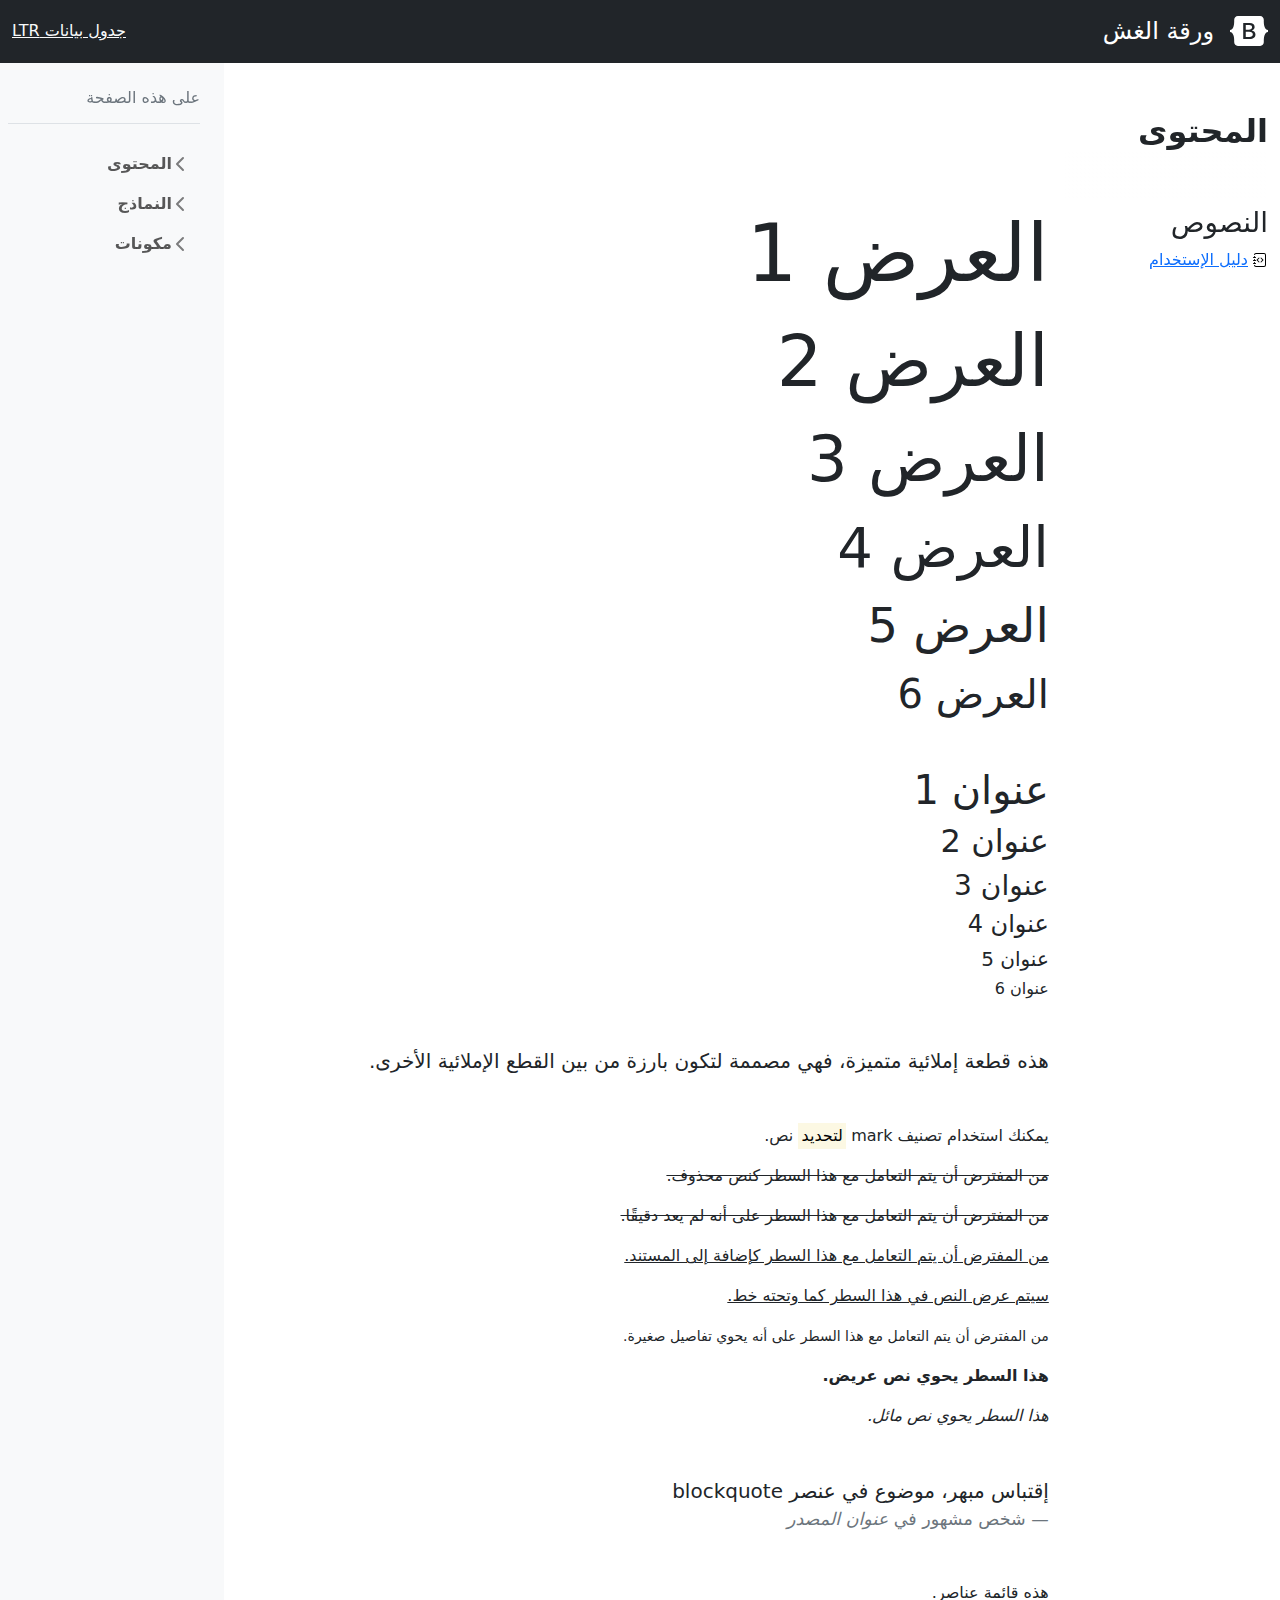
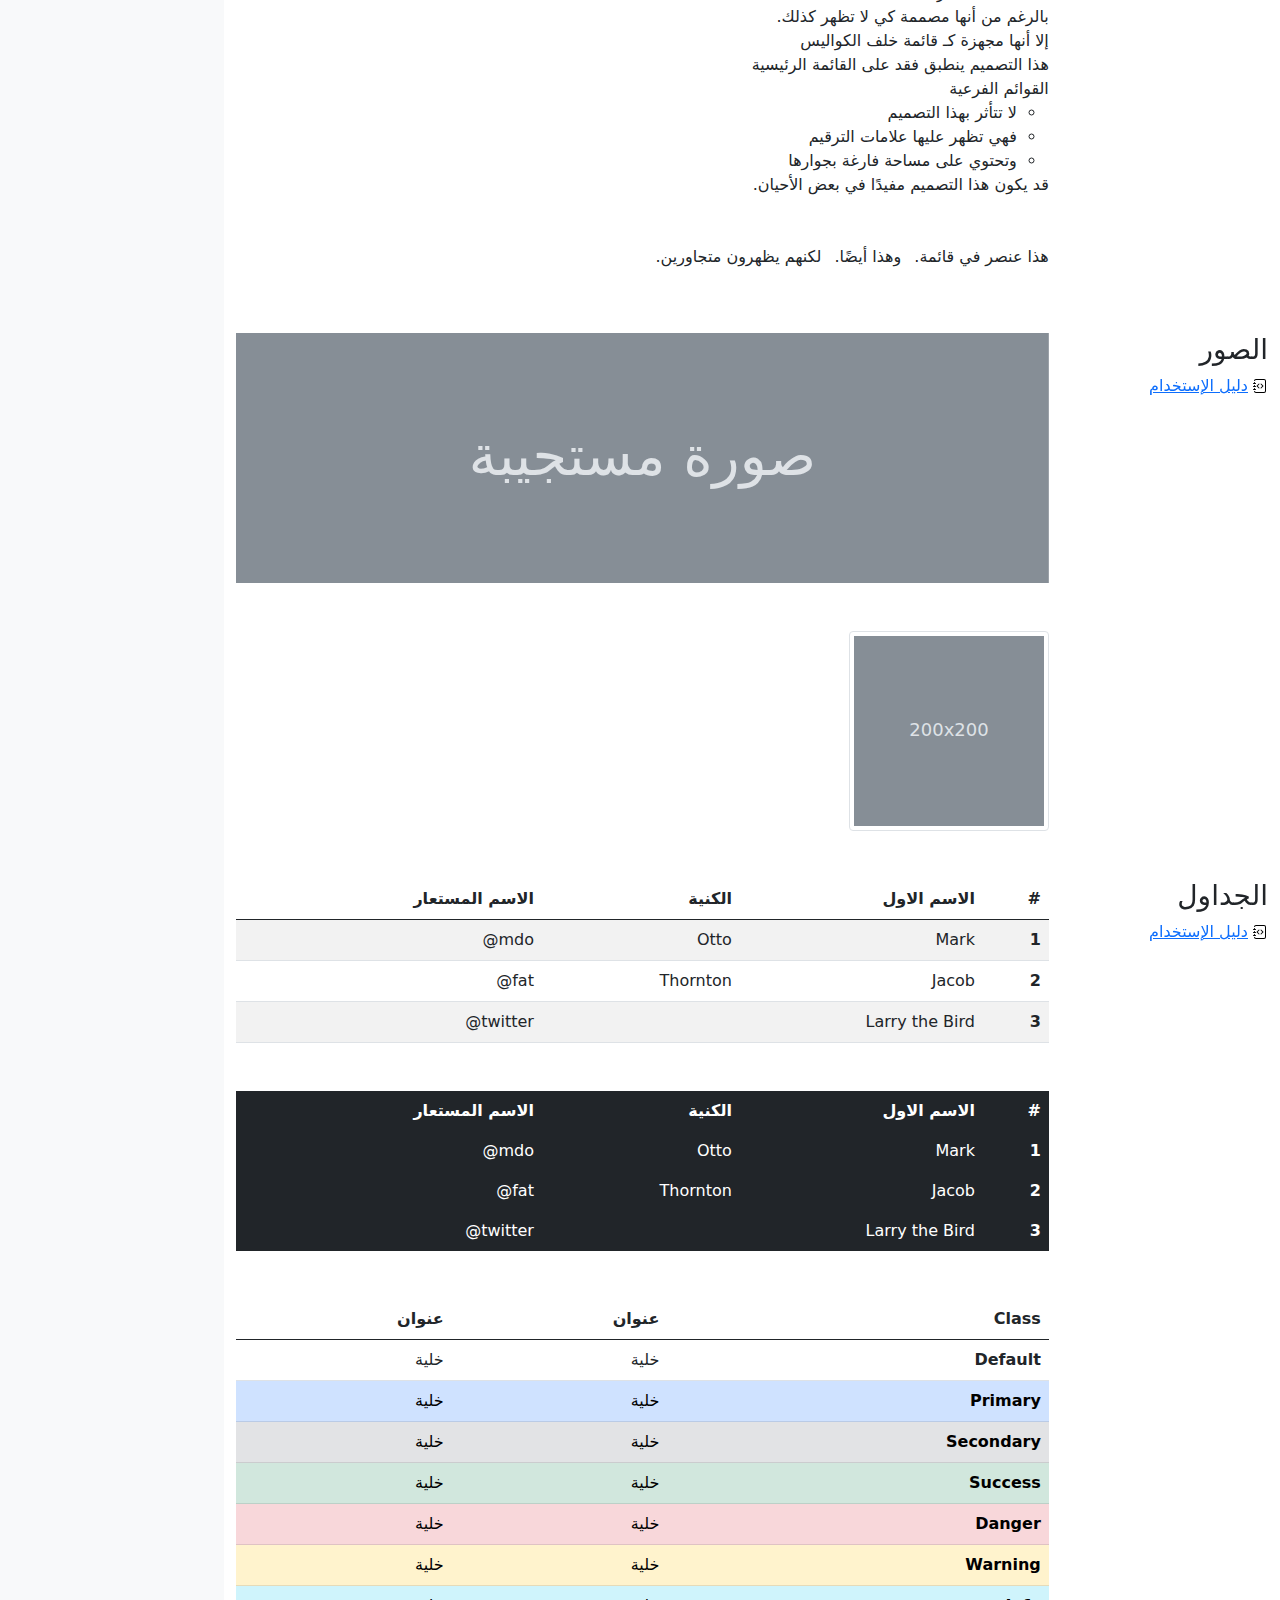
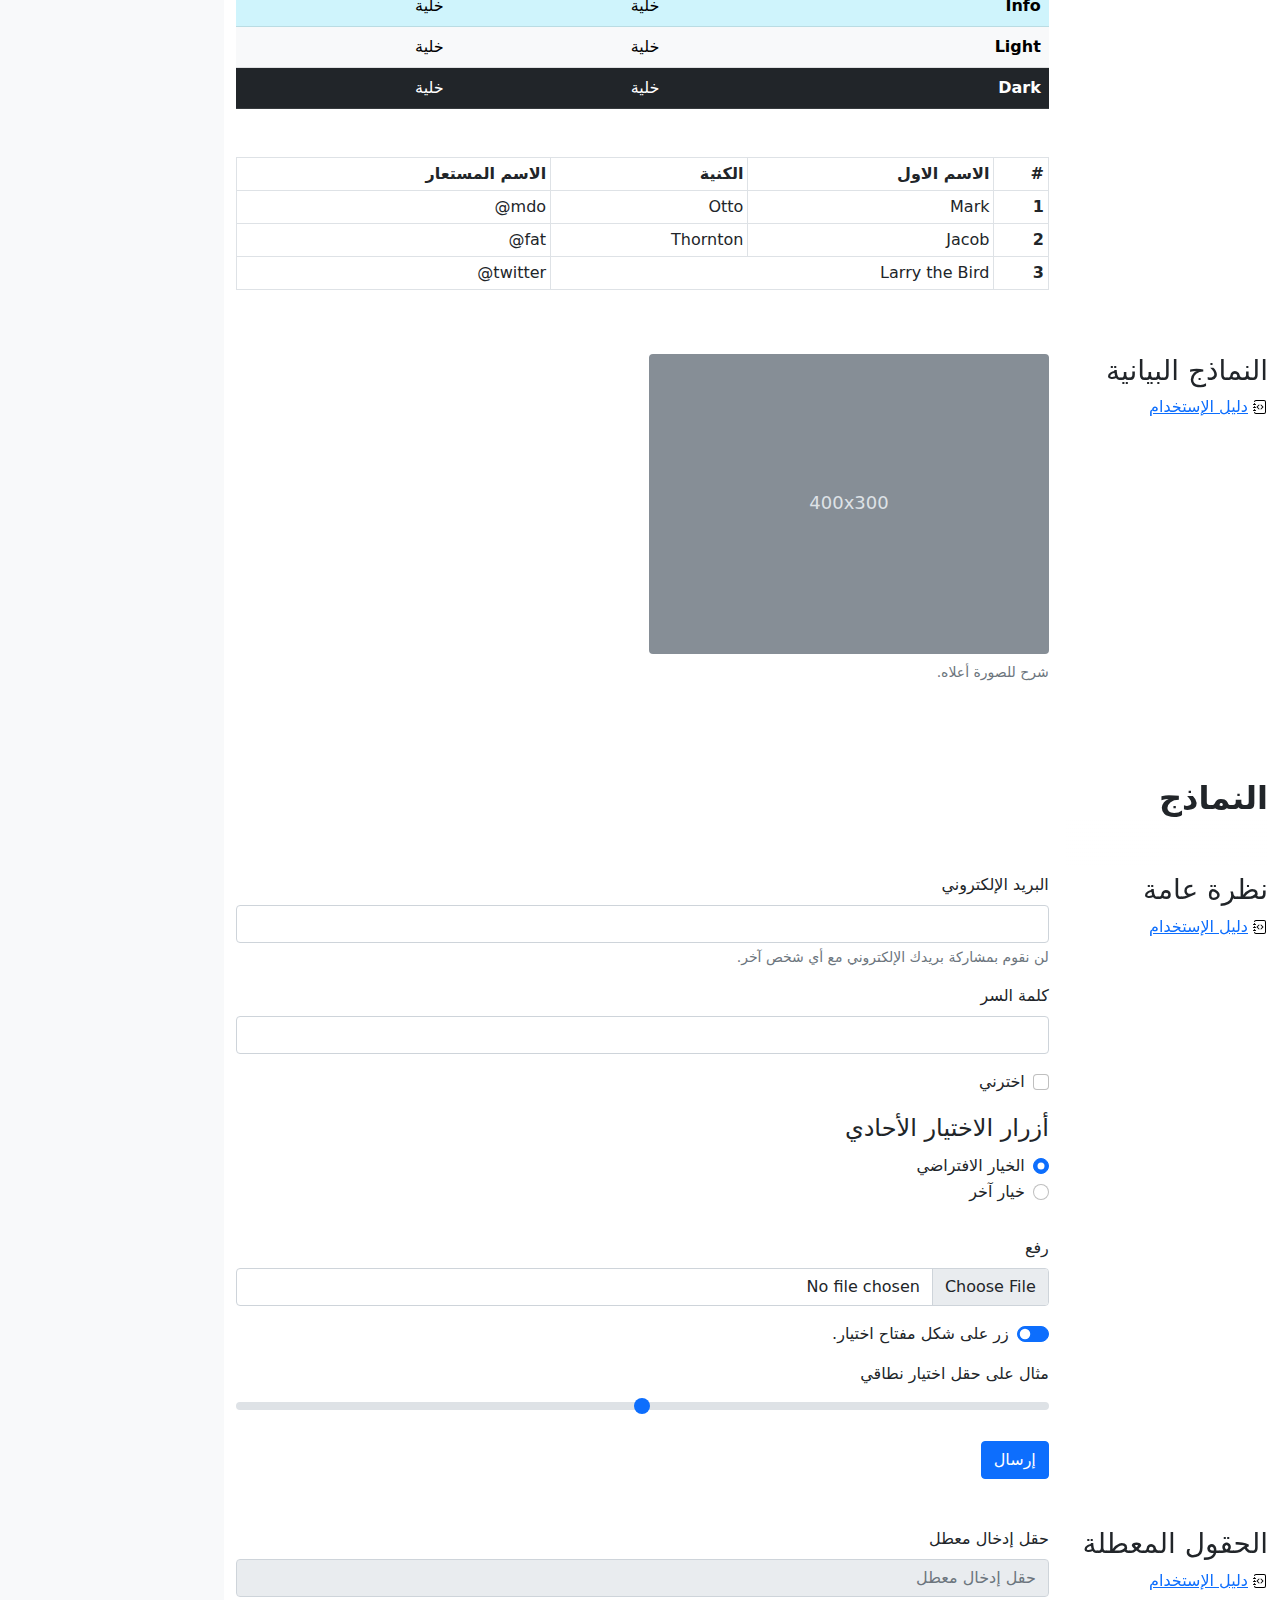
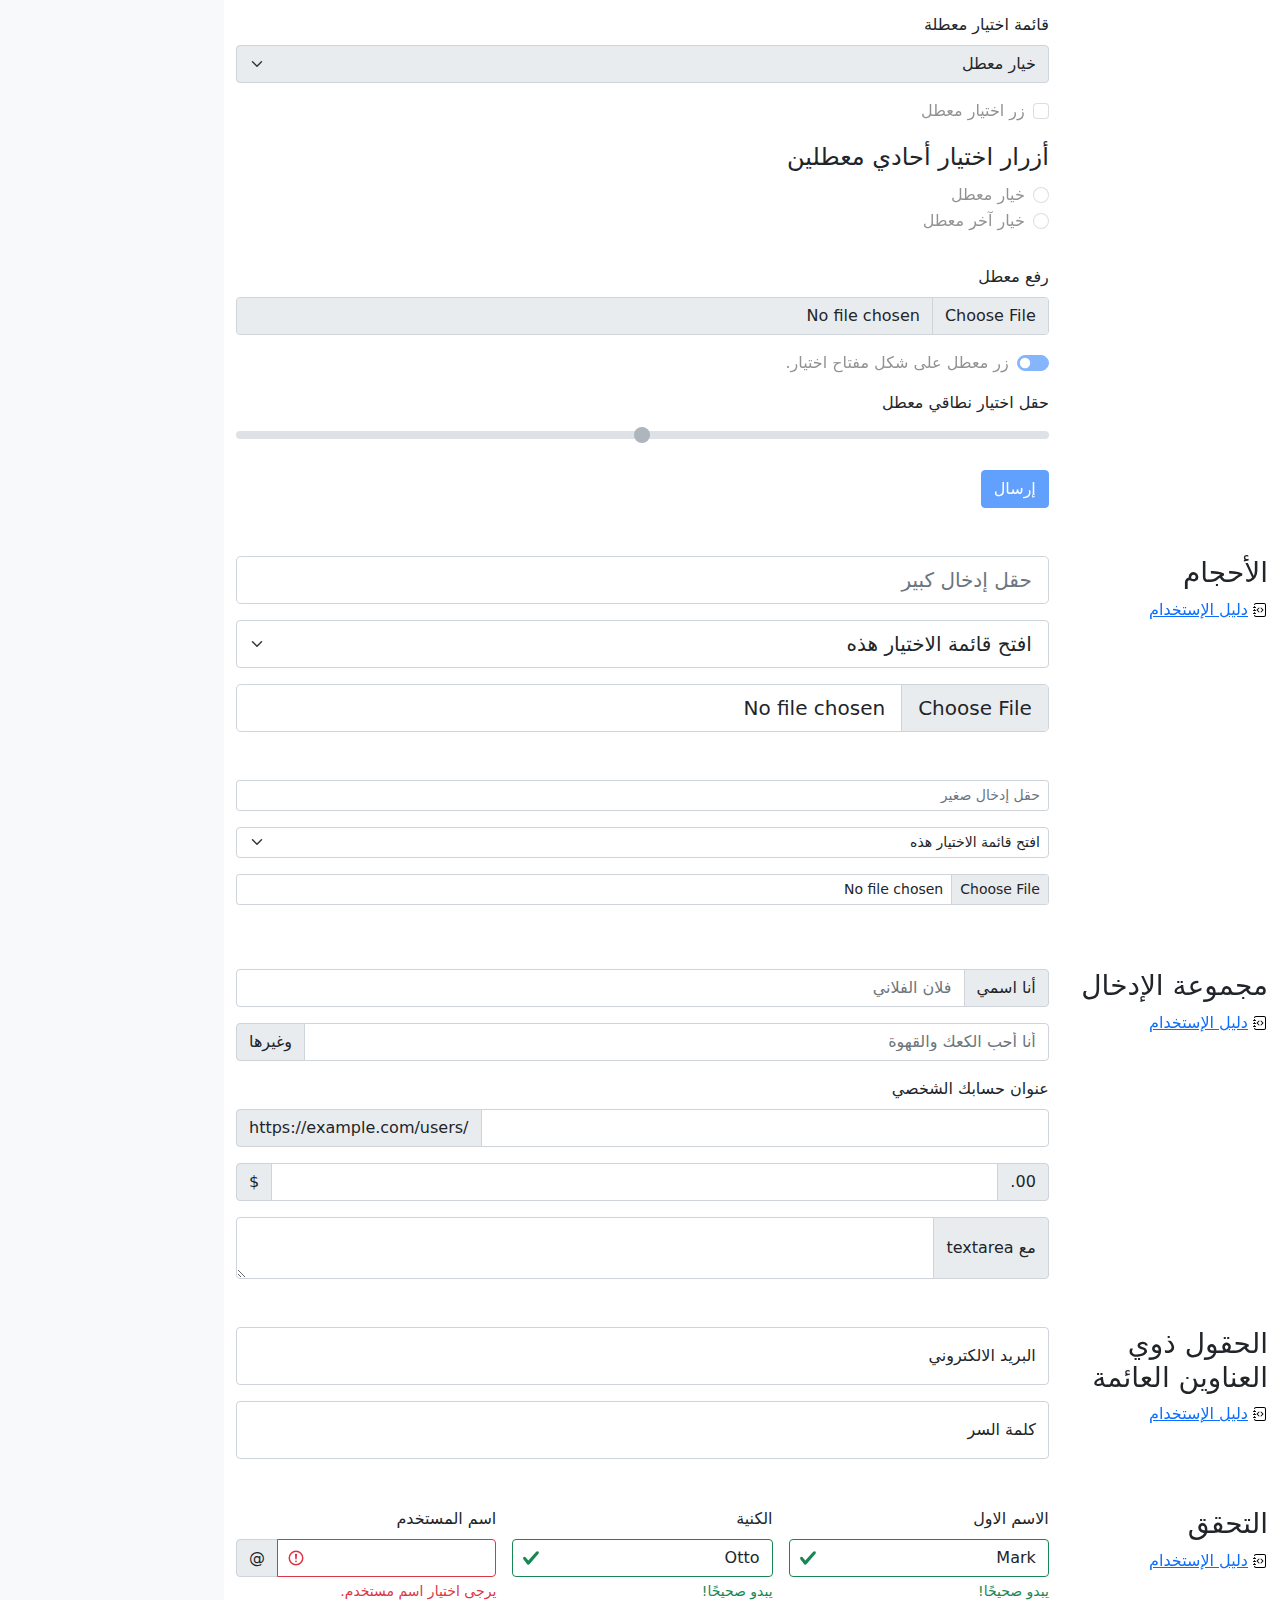
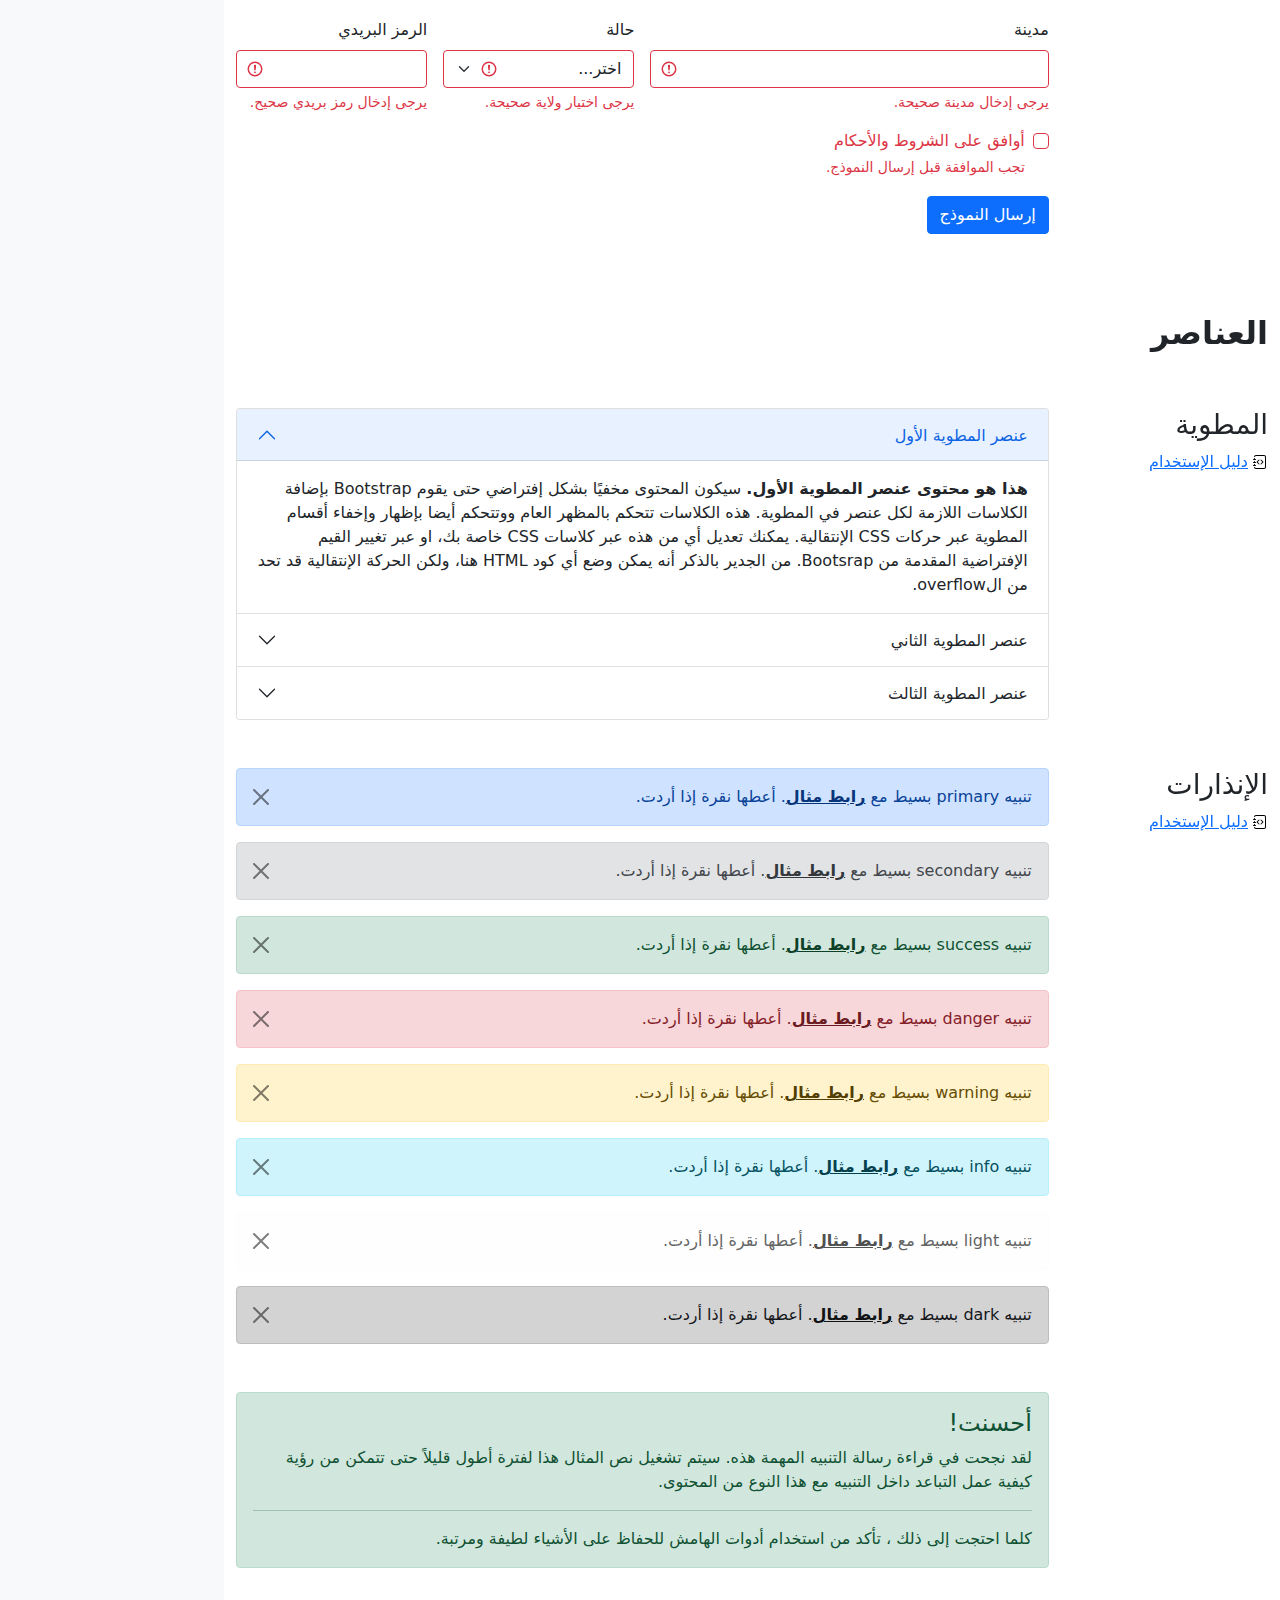
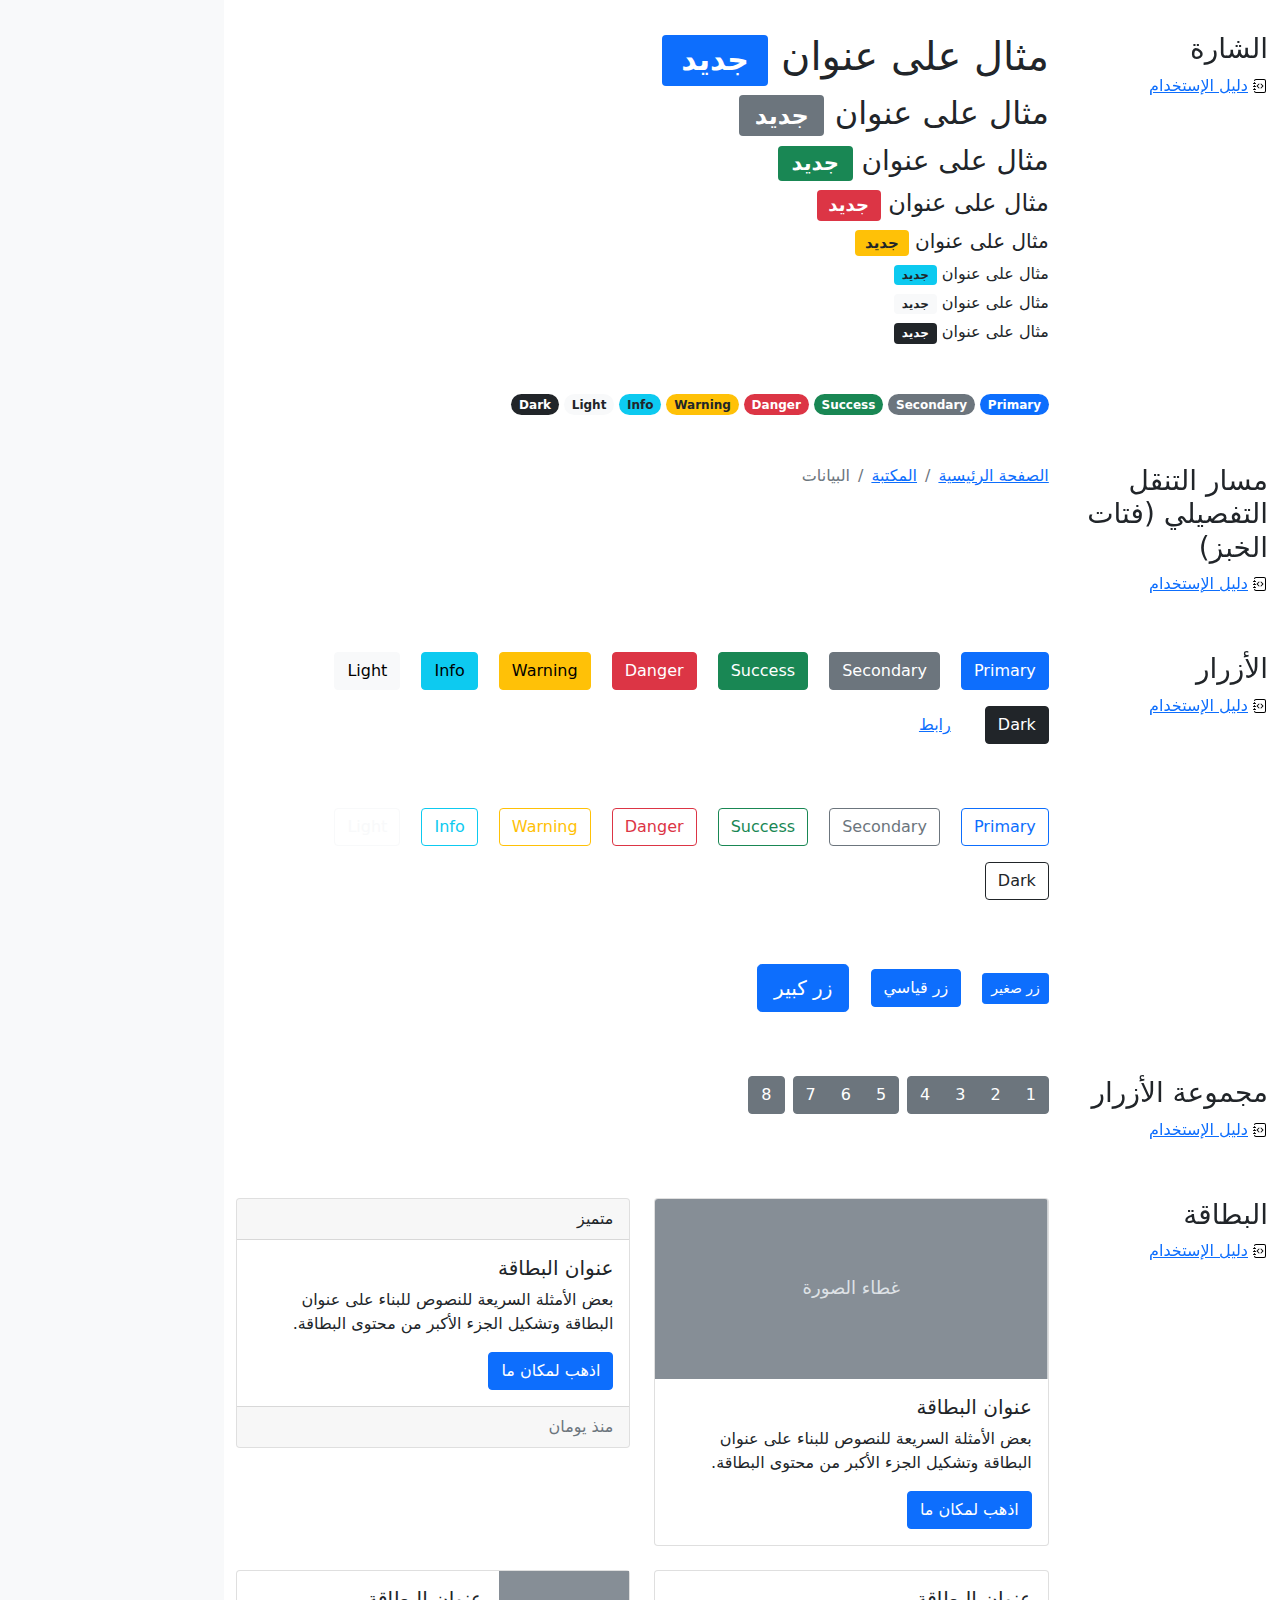
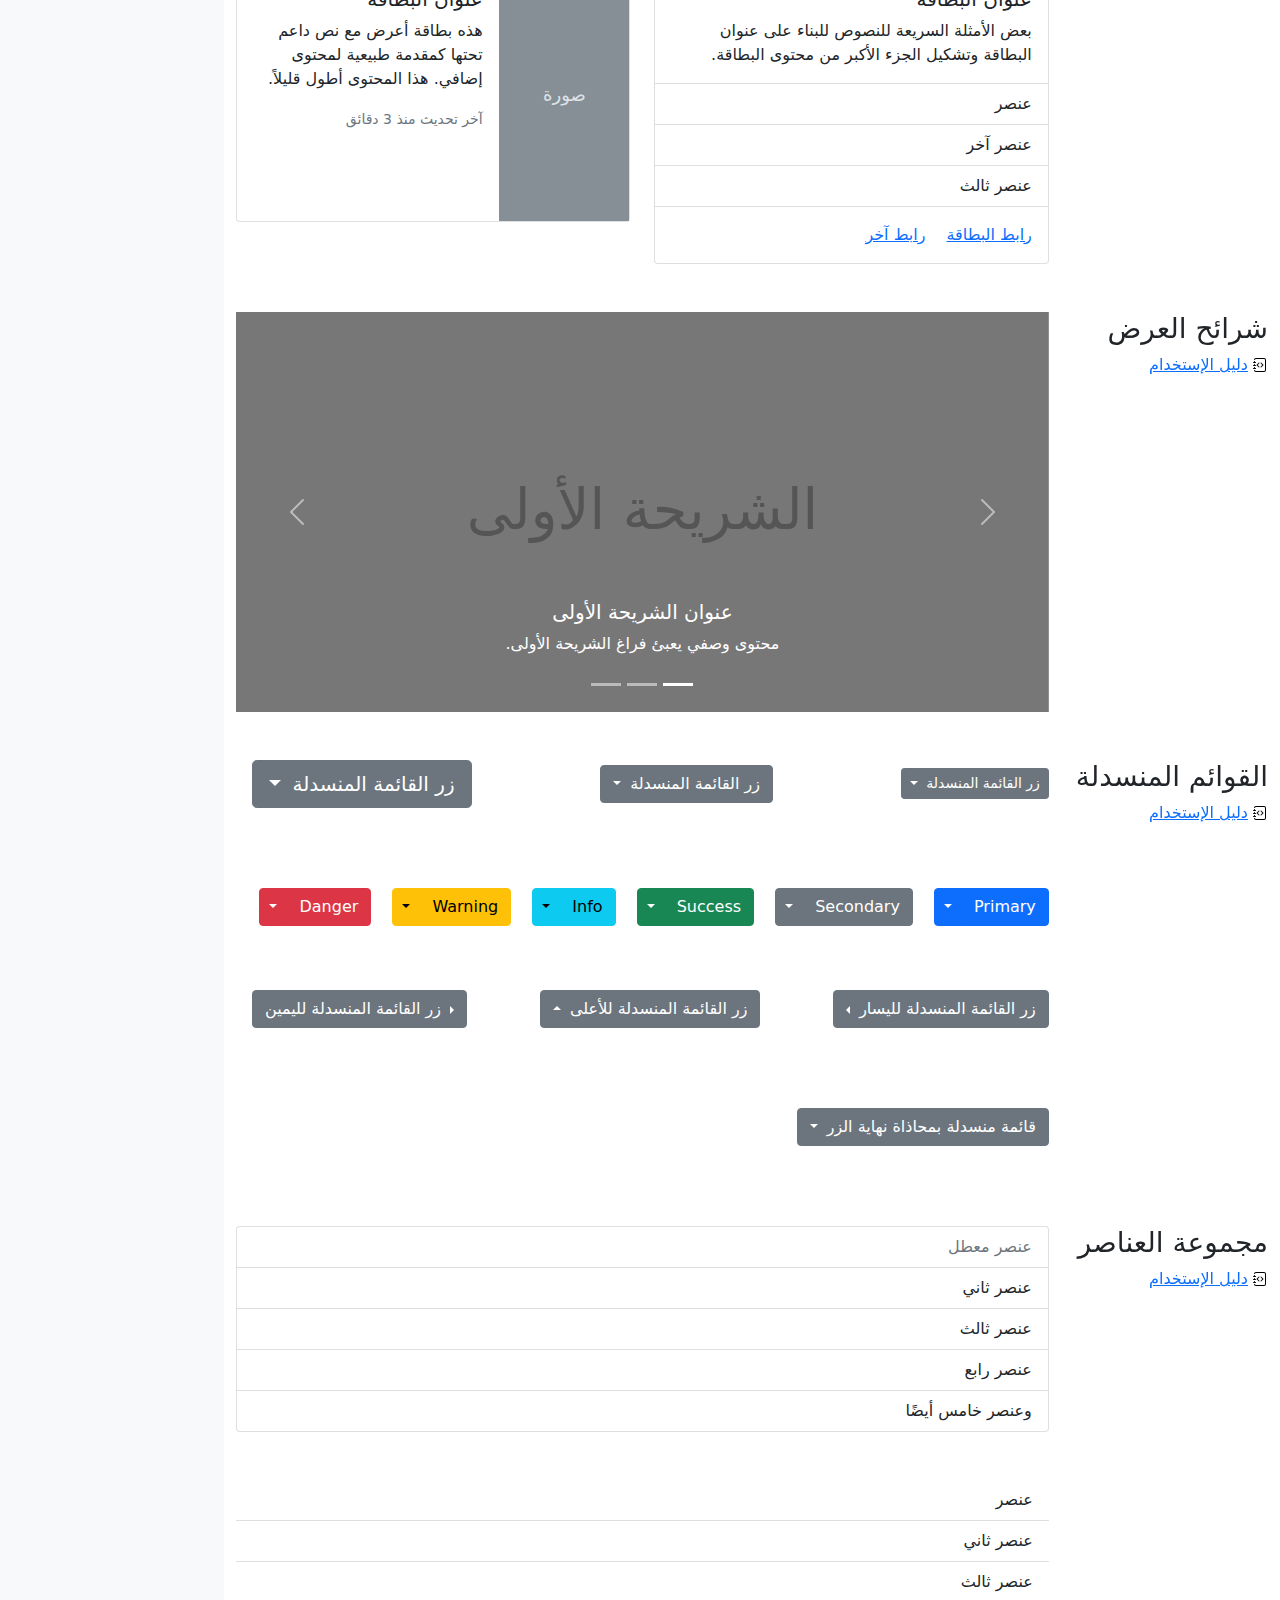
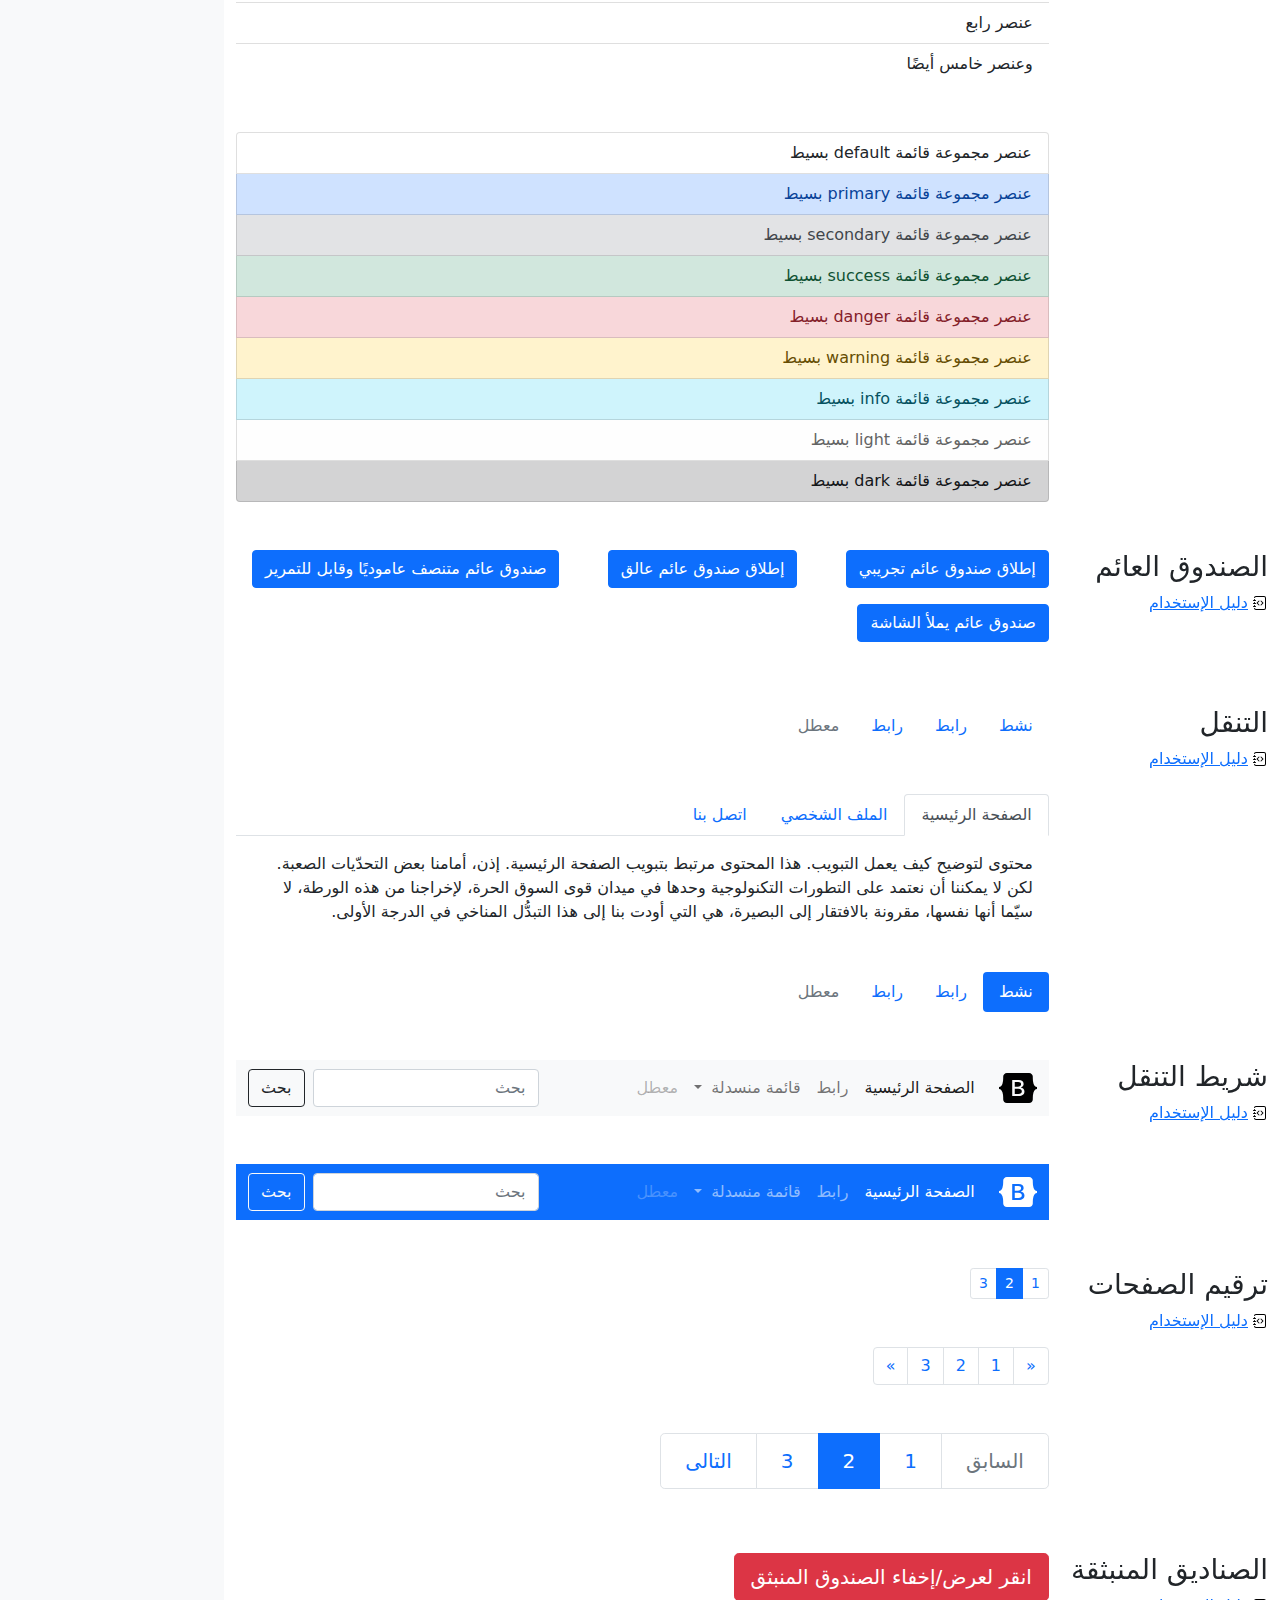
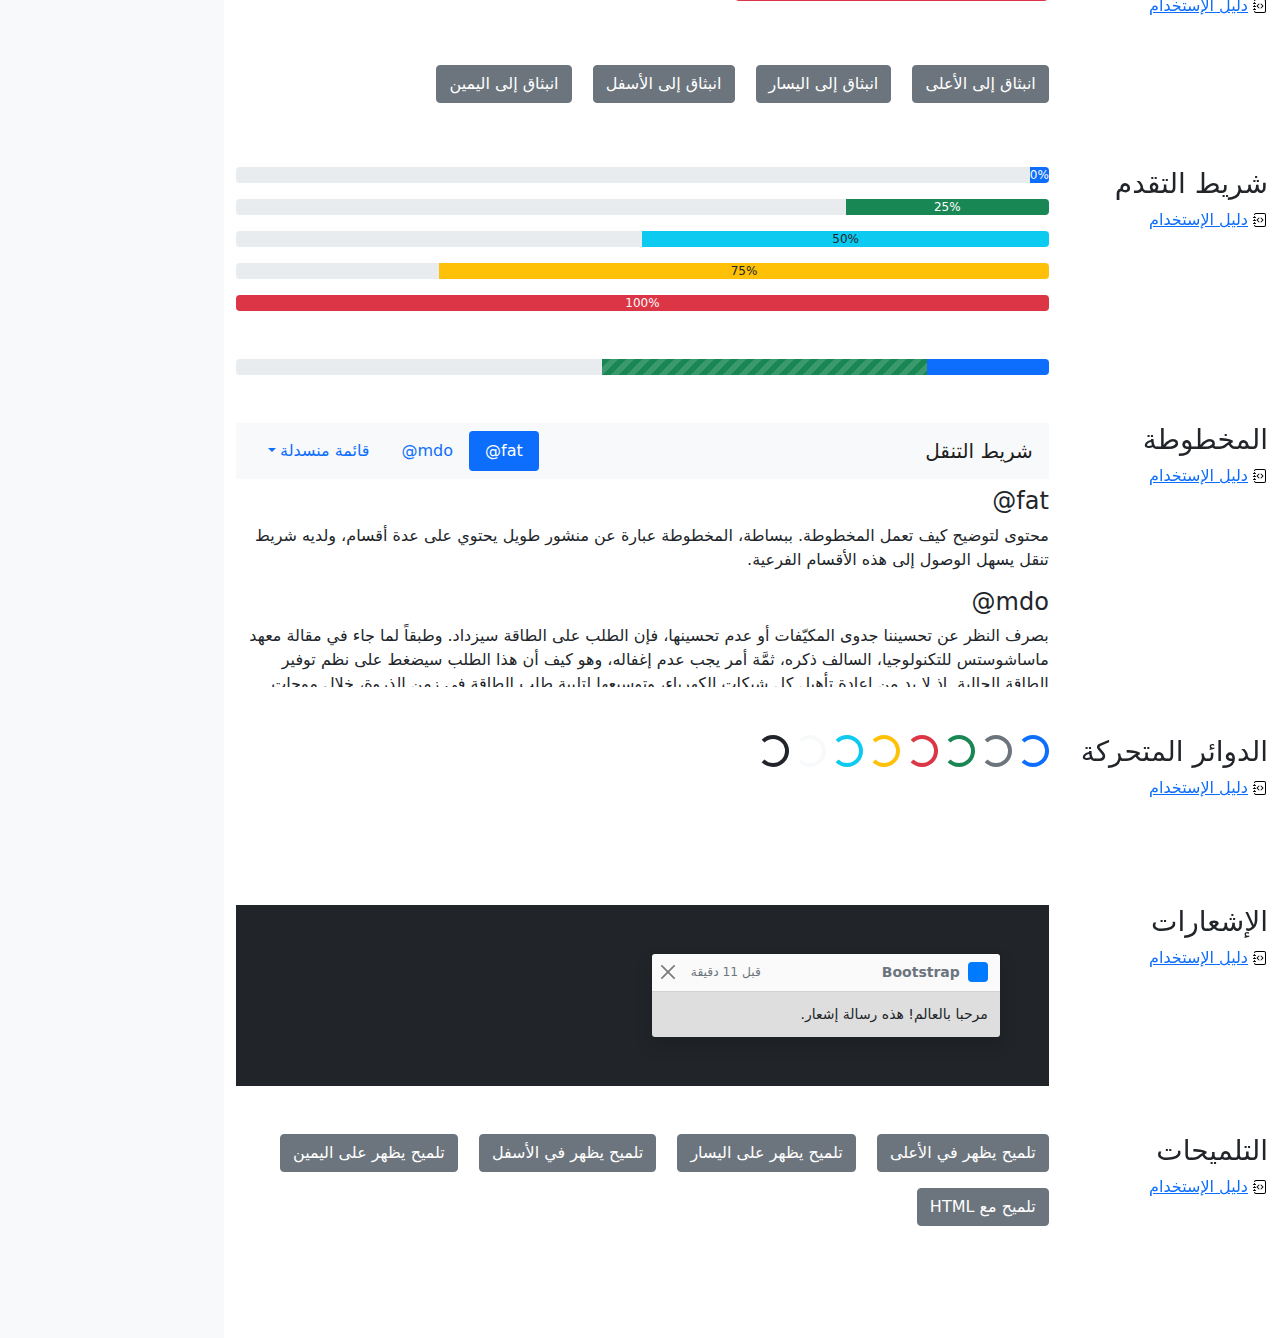
<file: bootstrap-5.0.2-examples/cheatsheet-rtl/index.html>
<!doctype html>
<html lang="ar" dir="rtl">
  <head>
    <meta charset="utf-8">
    <meta name="viewport" content="width=device-width, initial-scale=1">
    <meta name="description" content="">
    <meta name="author" content="Mark Otto, Jacob Thornton, and Bootstrap contributors">
    <meta name="generator" content="Hugo 0.84.0">
    <title>ورقة الغش · Bootstrap v5.0</title>

    <link rel="canonical" href="https://getbootstrap.com/docs/5.0/examples/cheatsheet-rtl/">

    

    <!-- Bootstrap core CSS -->
<link href="../assets/dist/css/bootstrap.rtl.min.css" rel="stylesheet">

    <style>
      .bd-placeholder-img {
        font-size: 1.125rem;
        text-anchor: middle;
        -webkit-user-select: none;
        -moz-user-select: none;
        user-select: none;
      }

      @media (min-width: 768px) {
        .bd-placeholder-img-lg {
          font-size: 3.5rem;
        }
      }
    </style>

    
    <!-- Custom styles for this template -->
    <link href="../cheatsheet/cheatsheet.rtl.css" rel="stylesheet">
  </head>
  <body class="bg-light">
    
<header class="bd-header bg-dark py-3 d-flex align-items-stretch border-bottom border-dark">
  <div class="container-fluid d-flex align-items-center">
    <h1 class="d-flex align-items-center fs-4 text-white mb-0">
      <img src="../assets/brand/bootstrap-logo-white.svg" width="38" height="30" class="me-3" alt="Bootstrap">
      ورقة الغش
    </h1>
    <a href="../examples/cheatsheet/" class="ms-auto link-light" hreflang="en">جدول بيانات LTR</a>
  </div>
</header>
<aside class="bd-aside sticky-xl-top text-muted align-self-start mb-3 mb-xl-5 px-2">
  <h2 class="h6 pt-4 pb-3 mb-4 border-bottom">على هذه الصفحة</h2>
  <nav class="small" id="toc">
    <ul class="list-unstyled">
      <li class="my-2">
        <button class="btn d-inline-flex align-items-center collapsed" data-bs-toggle="collapse" aria-expanded="false" data-bs-target="#contents-collapse" aria-controls="contents-collapse">المحتوى</button>
        <ul class="list-unstyled ps-3 collapse" id="contents-collapse">
          <li><a class="d-inline-flex align-items-center rounded" href="#typography">النصوص</a></li>
          <li><a class="d-inline-flex align-items-center rounded" href="#images">الصور</a></li>
          <li><a class="d-inline-flex align-items-center rounded" href="#tables">الجداول</a></li>
          <li><a class="d-inline-flex align-items-center rounded" href="#figures">النماذج البيانية</a></li>
        </ul>
      </li>
      <li class="my-2">
        <button class="btn d-inline-flex align-items-center collapsed" data-bs-toggle="collapse" aria-expanded="false" data-bs-target="#forms-collapse" aria-controls="forms-collapse">النماذج</button>
        <ul class="list-unstyled ps-3 collapse" id="forms-collapse">
          <li><a class="d-inline-flex align-items-center rounded" href="#overview">نظرة عامة</a></li>
          <li><a class="d-inline-flex align-items-center rounded" href="#disabled-forms">الحقول المعطلة</a></li>
          <li><a class="d-inline-flex align-items-center rounded" href="#sizing">الأحجام</a></li>
          <li><a class="d-inline-flex align-items-center rounded" href="#input-group">مجموعة الإدخال</a></li>
          <li><a class="d-inline-flex align-items-center rounded" href="#floating-labels">الحقول ذوي العناوين العائمة</a></li>
          <li><a class="d-inline-flex align-items-center rounded" href="#validation">التحقق</a></li>
        </ul>
      </li>
      <li class="my-2">
        <button class="btn d-inline-flex align-items-center collapsed" data-bs-toggle="collapse" aria-expanded="false" data-bs-target="#components-collapse" aria-controls="components-collapse">مكونات</button>
        <ul class="list-unstyled ps-3 collapse" id="components-collapse">
          <li><a class="d-inline-flex align-items-center rounded" href="#accordion">المطوية</a></li>
          <li><a class="d-inline-flex align-items-center rounded" href="#alerts">الإنذارات</a></li>
          <li><a class="d-inline-flex align-items-center rounded" href="#badge">الشارة</a></li>
          <li><a class="d-inline-flex align-items-center rounded" href="#breadcrumb">مسار التنقل التفصيلي</a></li>
          <li><a class="d-inline-flex align-items-center rounded" href="#buttons">الأزرار</a></li>
          <li><a class="d-inline-flex align-items-center rounded" href="#button-group">مجموعة الأزرار</a></li>
          <li><a class="d-inline-flex align-items-center rounded" href="#card">البطاقة</a></li>
          <li><a class="d-inline-flex align-items-center rounded" href="#carousel">شرائح العرض</a></li>
          <li><a class="d-inline-flex align-items-center rounded" href="#dropdowns">القوائم المنسدلة</a></li>
          <li><a class="d-inline-flex align-items-center rounded" href="#list-group">مجموعة العناصر</a></li>
          <li><a class="d-inline-flex align-items-center rounded" href="#modal">الصندوق العائم</a></li>
          <li><a class="d-inline-flex align-items-center rounded" href="#navs">التنقل</a></li>
          <li><a class="d-inline-flex align-items-center rounded" href="#navbar">شريط التنقل</a></li>
          <li><a class="d-inline-flex align-items-center rounded" href="#pagination">ترقيم الصفحات</a></li>
          <li><a class="d-inline-flex align-items-center rounded" href="#popovers">الصناديق المنبثقة</a></li>
          <li><a class="d-inline-flex align-items-center rounded" href="#progress">شريط التقدم</a></li>
          <li><a class="d-inline-flex align-items-center rounded" href="#scrollspy">المخطوطة</a></li>
          <li><a class="d-inline-flex align-items-center rounded" href="#spinners">الدوائر المتحركة</a></li>
          <li><a class="d-inline-flex align-items-center rounded" href="#toasts">الإشعارات</a></li>
          <li><a class="d-inline-flex align-items-center rounded" href="#tooltips">التلميحات</a></li>
        </ul>
      </li>
    </ul>
  </nav>
</aside>
<div class="bd-cheatsheet container-fluid bg-body">
  <section id="content">
    <h2 class="sticky-xl-top fw-bold pt-3 pt-xl-5 pb-2 pb-xl-3">المحتوى</h2>

    <article class="my-3" id="typography">
      <div class="bd-heading sticky-xl-top align-self-start mt-5 mb-3 mt-xl-0 mb-xl-2">
        <h3>النصوص</h3>
        <a class="d-flex align-items-center" hreflang="en" href="../content/typography/">دليل الإستخدام</a>
      </div>

      <div>
        <div class="bd-example">
        <p class="display-1">العرض 1</p>
        <p class="display-2">العرض 2</p>
        <p class="display-3">العرض 3</p>
        <p class="display-4">العرض 4</p>
        <p class="display-5">العرض 5</p>
        <p class="display-6">العرض 6</p>
        </div>

        <div class="bd-example">
        <p class="h1">عنوان 1</p>
        <p class="h2">عنوان 2</p>
        <p class="h3">عنوان 3</p>
        <p class="h4">عنوان 4</p>
        <p class="h5">عنوان 5</p>
        <p class="h6">عنوان 6</p>
        </div>

        <div class="bd-example">
        <p class="lead">
          هذه قطعة إملائية متميزة، فهي مصممة لتكون بارزة من بين القطع الإملائية الأخرى.
        </p>
        </div>

        <div class="bd-example">
        <p>يمكنك استخدام تصنيف mark <mark>لتحديد</mark> نص.</p>
        <p><del>من المفترض أن يتم التعامل مع هذا السطر كنص محذوف.</del></p>
        <p><s>من المفترض أن يتم التعامل مع هذا السطر على أنه لم يعد دقيقًا.</s></p>
        <p><ins>من المفترض أن يتم التعامل مع هذا السطر كإضافة إلى المستند.</ins></p>
        <p><u>سيتم عرض النص في هذا السطر كما وتحته خط.</u></p>
        <p><small>من المفترض أن يتم التعامل مع هذا السطر على أنه يحوي تفاصيل صغيرة.</small></p>
        <p><strong>هذا السطر يحوي نص عريض.</strong></p>
        <p><em>هذا السطر يحوي نص مائل.</em></p>
        </div>

        <div class="bd-example">
        <blockquote class="blockquote">
          <p>إقتباس مبهر، موضوع في عنصر blockquote</p>
          <footer class="blockquote-footer">شخص مشهور في <cite title= "عنوان المصدر"> عنوان المصدر </cite></footer>
        </blockquote>
        </div>

        <div class="bd-example">
        <ul class="list-unstyled">
          <li>هذه قائمة عناصر.</li>
          <li>بالرغم من أنها مصممة كي لا تظهر كذلك.</li>
          <li>إلا أنها مجهزة كـ قائمة خلف الكواليس</li>
          <li>هذا التصميم ينطبق فقد على القائمة الرئيسية</li>
          <li>القوائم الفرعية
            <ul>
              <li>لا تتأثر بهذا التصميم</li>
              <li>فهي تظهر عليها علامات الترقيم</li>
              <li>وتحتوي على مساحة فارغة بجوارها</li>
            </ul>
          </li>
          <li>قد يكون هذا التصميم مفيدًا في بعض الأحيان.</li>
        </ul>
        </div>

        <div class="bd-example">
        <ul class="list-inline">
          <li class="list-inline-item">هذا عنصر في قائمة.</li>
          <li class="list-inline-item">وهذا أيضًا.</li>
          <li class="list-inline-item">لكنهم يظهرون متجاورين.</li>
        </ul>
        </div>
      </div>
    </article>
    <article class="my-3" id="images">
      <div class="bd-heading sticky-xl-top align-self-start mt-5 mb-3 mt-xl-0 mb-xl-2">
        <h3>الصور</h3>
        <a class="d-flex align-items-center" hreflang="en" href="../content/images/">دليل الإستخدام</a>
      </div>

      <div>
        <div class="bd-example">
        <svg class="bd-placeholder-img bd-placeholder-img-lg img-fluid" width="100%" height="250" xmlns="http://www.w3.org/2000/svg" role="img" aria-label="Placeholder: صورة مستجيبة" preserveAspectRatio="xMidYMid slice" focusable="false"><title>Placeholder</title><rect width="100%" height="100%" fill="#868e96"/><text x="50%" y="50%" fill="#dee2e6" dy=".3em">صورة مستجيبة</text></svg>

        </div>

        <div class="bd-example">
        <svg class="bd-placeholder-img img-thumbnail" width="200" height="200" xmlns="http://www.w3.org/2000/svg" role="img" aria-label="صورة عنصر نائب مربع عام مع حدود بيضاء حولها ، مما يجعلها تشبه صورة تم التقاطها بكاميرا فورية قديمة: 200x200" preserveAspectRatio="xMidYMid slice" focusable="false"><title>صورة عنصر نائب مربع عام مع حدود بيضاء حولها ، مما يجعلها تشبه صورة تم التقاطها بكاميرا فورية قديمة</title><rect width="100%" height="100%" fill="#868e96"/><text x="50%" y="50%" fill="#dee2e6" dy=".3em">200x200</text></svg>

        </div>
      </div>
    </article>
    <article class="my-3" id="tables">
      <div class="bd-heading sticky-xl-top align-self-start mt-5 mb-3 mt-xl-0 mb-xl-2">
        <h3>الجداول</h3>
        <a class="d-flex align-items-center" hreflang="en" href="../content/tables/">دليل الإستخدام</a>
      </div>

      <div>
        <div class="bd-example">
        <table class="table table-striped">
          <thead>
          <tr>
            <th scope="col">#</th>
            <th scope="col">الاسم الاول</th>
            <th scope="col">الكنية</th>
            <th scope="col">الاسم المستعار</th>
          </tr>
          </thead>
          <tbody>
          <tr>
            <th scope="row">1</th>
            <td>Mark</td>
            <td>Otto</td>
            <td><bdo lang="en" dir="ltr">@mdo</bdo></td>
          </tr>
          <tr>
            <th scope="row">2</th>
            <td>Jacob</td>
            <td>Thornton</td>
            <td><bdo lang="en" dir="ltr">@fat</bdo></td>
          </tr>
          <tr>
            <th scope="row">3</th>
            <td colspan="2">Larry the Bird</td>
            <td><bdo lang="en" dir="ltr">@twitter</bdo></td>
          </tr>
          </tbody>
        </table>
        </div>

        <div class="bd-example">
        <table class="table table-dark table-borderless">
          <thead>
          <tr>
            <th scope="col">#</th>
            <th scope="col">الاسم الاول</th>
            <th scope="col">الكنية</th>
            <th scope="col">الاسم المستعار</th>
          </tr>
          </thead>
          <tbody>
          <tr>
            <th scope="row">1</th>
            <td>Mark</td>
            <td>Otto</td>
            <td><bdo lang="en" dir="ltr">@mdo</bdo></td>
          </tr>
          <tr>
            <th scope="row">2</th>
            <td>Jacob</td>
            <td>Thornton</td>
            <td><bdo lang="en" dir="ltr">@fat</bdo></td>
          </tr>
          <tr>
            <th scope="row">3</th>
            <td colspan="2">Larry the Bird</td>
            <td><bdo lang="en" dir="ltr">@twitter</bdo></td>
          </tr>
          </tbody>
        </table>
        </div>

        <div class="bd-example">
        <table class="table table-hover">
          <thead>
          <tr>
            <th scope="col">Class</th>
            <th scope="col">عنوان</th>
            <th scope="col">عنوان</th>
          </tr>
          </thead>
          <tbody>
          <tr>
            <th scope="row">Default</th>
            <td>خلية</td>
            <td>خلية</td>
          </tr>
          
          <tr class="table-primary">
            <th scope="row">Primary</th>
            <td>خلية</td>
            <td>خلية</td>
          </tr>
          <tr class="table-secondary">
            <th scope="row">Secondary</th>
            <td>خلية</td>
            <td>خلية</td>
          </tr>
          <tr class="table-success">
            <th scope="row">Success</th>
            <td>خلية</td>
            <td>خلية</td>
          </tr>
          <tr class="table-danger">
            <th scope="row">Danger</th>
            <td>خلية</td>
            <td>خلية</td>
          </tr>
          <tr class="table-warning">
            <th scope="row">Warning</th>
            <td>خلية</td>
            <td>خلية</td>
          </tr>
          <tr class="table-info">
            <th scope="row">Info</th>
            <td>خلية</td>
            <td>خلية</td>
          </tr>
          <tr class="table-light">
            <th scope="row">Light</th>
            <td>خلية</td>
            <td>خلية</td>
          </tr>
          <tr class="table-dark">
            <th scope="row">Dark</th>
            <td>خلية</td>
            <td>خلية</td>
          </tr>
          </tbody>
        </table>
        </div>

        <div class="bd-example">
        <table class="table table-sm table-bordered">
          <thead>
          <tr>
            <th scope="col">#</th>
            <th scope="col">الاسم الاول</th>
            <th scope="col">الكنية</th>
            <th scope="col">الاسم المستعار</th>
          </tr>
          </thead>
          <tbody>
          <tr>
            <th scope="row">1</th>
            <td>Mark</td>
            <td>Otto</td>
            <td><bdo lang="en" dir="ltr">@mdo</bdo></td>
          </tr>
          <tr>
            <th scope="row">2</th>
            <td>Jacob</td>
            <td>Thornton</td>
            <td><bdo lang="en" dir="ltr">@fat</bdo></td>
          </tr>
          <tr>
            <th scope="row">3</th>
            <td colspan="2">Larry the Bird</td>
            <td><bdo lang="en" dir="ltr">@twitter</bdo></td>
          </tr>
          </tbody>
        </table>
        </div>
      </div>
    </article>
    <article class="my-3" id="figures">
      <div class="bd-heading sticky-xl-top align-self-start mt-5 mb-3 mt-xl-0 mb-xl-2">
        <h3>النماذج البيانية</h3>
        <a class="d-flex align-items-center" hreflang="en" href="../content/figures/">دليل الإستخدام</a>
      </div>

      <div>
        <div class="bd-example">
        <figure class="figure">
          <svg class="bd-placeholder-img figure-img img-fluid rounded" width="400" height="300" xmlns="http://www.w3.org/2000/svg" role="img" aria-label="Placeholder: 400x300" preserveAspectRatio="xMidYMid slice" focusable="false"><title>Placeholder</title><rect width="100%" height="100%" fill="#868e96"/><text x="50%" y="50%" fill="#dee2e6" dy=".3em">400x300</text></svg>

          <figcaption class="figure-caption">شرح للصورة أعلاه.</figcaption>
        </figure>
        </div>
      </div>
    </article>
  </section>

  <section id="forms">
    <h2 class="sticky-xl-top fw-bold pt-3 pt-xl-5 pb-2 pb-xl-3">النماذج</h2>

    <article class="my-3" id="overview">
      <div class="bd-heading sticky-xl-top align-self-start mt-5 mb-3 mt-xl-0 mb-xl-2">
        <h3>نظرة عامة</h3>
        <a class="d-flex align-items-center" hreflang="en" href="../forms/overview/">دليل الإستخدام</a>
      </div>

      <div>
        <div class="bd-example">
        <form>
          <div class="mb-3">
            <label for="exampleInputEmail1" class="form-label">البريد الإلكتروني</label>
            <input type="email" class="form-control" id="exampleInputEmail1" aria-describedby="emailHelp">
            <div id="emailHelp" class="form-text">لن نقوم بمشاركة بريدك الإلكتروني مع أي شخص آخر.</div>
          </div>
          <div class="mb-3">
            <label for="exampleInputPassword1" class="form-label">كلمة السر</label>
            <input type="password" class="form-control" id="exampleInputPassword1">
          </div>
          <div class="mb-3 form-check">
            <input type="checkbox" class="form-check-input" id="exampleCheck1">
            <label class="form-check-label" for="exampleCheck1">اخترني</label>
          </div>
          <fieldset class="mb-3">
            <legend>أزرار الاختيار الأحادي</legend>
            <div class="form-check">
              <input type="radio" name="radios" class="form-check-input" id="exampleRadio1" checked>
              <label class="form-check-label" for="exampleRadio1">الخيار الافتراضي</label>
            </div>
            <div class="mb-3 form-check">
              <input type="radio" name="radios" class="form-check-input" id="exampleRadio2">
              <label class="form-check-label" for="exampleRadio2">خيار آخر</label>
            </div>
          </fieldset>
          <div class="mb-3">
            <label class="form-label" for="customFile">رفع</label>
            <input type="file" class="form-control" id="customFile">
          </div>
          <div class="mb-3 form-check form-switch">
            <input class="form-check-input" type="checkbox" id="flexSwitchCheckChecked" checked>
            <label class="form-check-label" for="flexSwitchCheckChecked">زر على شكل مفتاح اختيار.</label>
          </div>
          <div class="mb-3">
            <label for="customRange3" class="form-label">مثال على حقل اختيار نطاقي</label>
            <input type="range" class="form-range" min="0" max="5" step="0.5" id="customRange3">
          </div>
          <button type="submit" class="btn btn-primary">إرسال</button>
        </form>
        </div>
      </div>
    </article>
    <article class="my-3" id="disabled-forms">
      <div class="bd-heading sticky-xl-top align-self-start mt-5 mb-3 mt-xl-0 mb-xl-2">
        <h3>الحقول المعطلة</h3>
        <a class="d-flex align-items-center" hreflang="en" href="../forms/overview/#disabled-forms">دليل الإستخدام</a>
      </div>

      <div>
        <div class="bd-example">
        <form>
          <fieldset disabled aria-label="مثال على مجموعة الحقول المعطلة">
            <div class="mb-3">
              <label for="disabledTextInput" class="form-label">حقل إدخال معطل</label>
              <input type="text" id="disabledTextInput" class="form-control" placeholder="حقل إدخال معطل">
            </div>
            <div class="mb-3">
              <label for="disabledSelect" class="form-label">قائمة اختيار معطلة</label>
              <select id="disabledSelect" class="form-select">
                <option>خيار معطل</option>
              </select>
            </div>
            <div class="mb-3">
              <div class="form-check">
                <input class="form-check-input" type="checkbox" id="disabledFieldsetCheck" disabled>
                <label class="form-check-label" for="disabledFieldsetCheck">
                  زر اختيار معطل
                </label>
              </div>
            </div>
            <fieldset class="mb-3">
              <legend>أزرار اختيار أحادي معطلين</legend>
              <div class="form-check">
                <input type="radio" name="radios" class="form-check-input" id="disabledRadio1" disabled>
                <label class="form-check-label" for="disabledRadio1">خيار معطل</label>
              </div>
              <div class="mb-3 form-check">
                <input type="radio" name="radios" class="form-check-input" id="disabledRadio2" disabled>
                <label class="form-check-label" for="disabledRadio2">خيار آخر معطل</label>
              </div>
            </fieldset>
            <div class="mb-3">
              <label class="form-label" for="disabledCustomFile">رفع معطل</label>
              <input type="file" class="form-control" id="disabledCustomFile" disabled>
            </div>
            <div class="mb-3 form-check form-switch">
              <input class="form-check-input" type="checkbox" id="disabledSwitchCheckChecked" checked disabled>
              <label class="form-check-label" for="disabledSwitchCheckChecked">زر معطل على شكل مفتاح اختيار.</label>
            </div>
            <div class="mb-3">
              <label for="disabledRange" class="form-label">حقل اختيار نطاقي معطل</label>
              <input type="range" class="form-range" min="0" max="5" step="0.5" id="disabledRange">
            </div>
            <button type="submit" class="btn btn-primary">إرسال</button>
          </fieldset>
        </form>
        </div>
      </div>
    </article>
    <article class="my-3" id="sizing">
      <div class="bd-heading sticky-xl-top align-self-start mt-5 mb-3 mt-xl-0 mb-xl-2">
        <h3>الأحجام</h3>
        <a class="d-flex align-items-center" hreflang="en" href="../forms/form-control/#sizing">دليل الإستخدام</a>
      </div>

      <div>
        <div class="bd-example">
        <div class="mb-3">
          <input class="form-control form-control-lg" type="text" placeholder="حقل إدخال كبير" aria-label=".form-control-lg مثال">
        </div>
        <div class="mb-3">
          <select class="form-select form-select-lg mb-3" aria-label=".form-select-lg مثال">
            <option selected>افتح قائمة الاختيار هذه</option>
            <option value="1">واحد</option>
            <option value="2">اثنان</option>
            <option value="3">ثلاثة</option>
          </select>
        </div>
        <div class="mb-3">
          <input type="file" class="form-control form-control-lg" aria-label="مثال على إدخال ملف كبير">
        </div>
        </div>

        <div class="bd-example">
        <div class="mb-3">
          <input class="form-control form-control-sm" type="text" placeholder="حقل إدخال صغير" aria-label=".form-control-sm مثال">
        </div>
        <div class="mb-3">
          <select class="form-select form-select-sm" aria-label=".form-select-sm مثال">
            <option selected>افتح قائمة الاختيار هذه</option>
            <option value="1">واحد</option>
            <option value="2">اثنان</option>
            <option value="3">ثلاثة</option>
          </select>
        </div>
        <div class="mb-3">
          <input type="file" class="form-control form-control-sm" aria-label="مثال على إدخال ملف صغير">
        </div>
        </div>
      </div>
    </article>
    <article class="my-3" id="input-group">
      <div class="bd-heading sticky-xl-top align-self-start mt-5 mb-3 mt-xl-0 mb-xl-2">
        <h3>مجموعة الإدخال</h3>
        <a class="d-flex align-items-center" hreflang="en" href="../forms/input-group/">دليل الإستخدام</a>
      </div>

      <div>
        <div class="bd-example">
        <div class="input-group mb-3">
          <span class="input-group-text" id="basic-addon1">أنا اسمي</span>
          <input type="text" class="form-control" placeholder="فلان الفلاني" aria-label="الاسم" aria-describedby="basic-addon1">
        </div>
        <div class="input-group mb-3">
          <input type="text" class="form-control" placeholder="أنا أحب الكعك والقهوة" aria-label="الطعام المفضل" aria-describedby="basic-addon2">
          <span class="input-group-text" id="basic-addon2">وغيرها</span>
        </div>
        <label for="basic-url" class="form-label">عنوان حسابك الشخصي</label>
        <div class="input-group mb-3">
          <input type="text" class="form-control" id="basic-url" aria-describedby="basic-addon3">
          <span class="input-group-text" id="basic-addon3"><bdo lang="en" dir="ltr">https://example.com/users/</bdo></span>
        </div>
        <div class="input-group mb-3">
          <span class="input-group-text"><bdo lang="en" dir="ltr">.00</bdo></span>
          <input type="text" class="form-control" aria-label="المبلغ (لأقرب دولار)">
          <span class="input-group-text">$</span>
        </div>
        <div class="input-group">
          <span class="input-group-text">مع textarea</span>
          <textarea class="form-control" aria-label="مع textarea"></textarea>
        </div>
        </div>
      </div>
    </article>
    <article class="my-3" id="floating-labels">
      <div class="bd-heading sticky-xl-top align-self-start mt-5 mb-3 mt-xl-0 mb-xl-2">
        <h3>الحقول ذوي العناوين العائمة</h3>
        <a class="d-flex align-items-center" href="../forms/floating-labels/">دليل الإستخدام</a>
      </div>

      <div>
        <div class="bd-example">
        <form>
          <div class="form-floating mb-3">
            <input type="email" class="form-control" id="floatingInput" placeholder="name@example.com">
            <label for="floatingInput">البريد الالكتروني</label>
          </div>
          <div class="form-floating">
            <input type="password" class="form-control" id="floatingPassword" placeholder="كلمة السر">
            <label for="floatingPassword">كلمة السر</label>
          </div>
        </form>
        </div>
      </div>
    </article>
    <article class="my-3" id="validation">
      <div class="bd-heading sticky-xl-top align-self-start mt-5 mb-3 mt-xl-0 mb-xl-2">
        <h3>التحقق</h3>
        <a class="d-flex align-items-center" hreflang="en" href="../forms/validation/">دليل الإستخدام</a>
      </div>

      <div>
        <div class="bd-example">
        <form class="row g-3">
          <div class="col-md-4">
            <label for="validationServer01" class="form-label">الاسم الاول</label>
            <input type="text" class="form-control is-valid" id="validationServer01" value="Mark" required>
            <div class="valid-feedback">
              يبدو صحيحًا!
            </div>
          </div>
          <div class="col-md-4">
            <label for="validationServer02" class="form-label">الكنية</label>
            <input type="text" class="form-control is-valid" id="validationServer02" value="Otto" required>
            <div class="valid-feedback">
              يبدو صحيحًا!
            </div>
          </div>
          <div class="col-md-4">
            <label for="validationServerUsername" class="form-label">اسم المستخدم</label>
            <div class="input-group has-validation">
              <input type="text" class="form-control is-invalid" id="validationServerUsername" aria-describedby="inputGroupPrepend3" required>
              <span class="input-group-text" id="inputGroupPrepend3">@</span>
              <div class="invalid-feedback">
                يرجى اختيار اسم مستخدم.
              </div>
            </div>
          </div>
          <div class="col-md-6">
            <label for="validationServer03" class="form-label">مدينة</label>
            <input type="text" class="form-control is-invalid" id="validationServer03" required>
            <div class="invalid-feedback">
              يرجى إدخال مدينة صحيحة.
            </div>
          </div>
          <div class="col-md-3">
            <label for="validationServer04" class="form-label">حالة</label>
            <select class="form-select is-invalid" id="validationServer04" required>
              <option selected disabled value="">اختر...</option>
              <option>...</option>
            </select>
            <div class="invalid-feedback">
              يرجى اختيار ولاية صحيحة.
            </div>
          </div>
          <div class="col-md-3">
            <label for="validationServer05" class="form-label">الرمز البريدي</label>
            <input type="text" class="form-control is-invalid" id="validationServer05" required>
            <div class="invalid-feedback">
              يرجى إدخال رمز بريدي صحيح.
            </div>
          </div>
          <div class="col-12">
            <div class="form-check">
              <input class="form-check-input is-invalid" type="checkbox" value="" id="invalidCheck3" required>
              <label class="form-check-label" for="invalidCheck3">
                أوافق على الشروط والأحكام
              </label>
              <div class="invalid-feedback">
                تجب الموافقة قبل إرسال النموذج.
              </div>
            </div>
          </div>
          <div class="col-12">
            <button class="btn btn-primary" type="submit">إرسال النموذج</button>
          </div>
        </form>
        </div>
      </div>
    </article>
  </section>

  <section id="components">
    <h2 class="sticky-xl-top fw-bold pt-3 pt-xl-5 pb-2 pb-xl-3">العناصر</h2>

    <article class="my-3" id="accordion">
      <div class="bd-heading sticky-xl-top align-self-start mt-5 mb-3 mt-xl-0 mb-xl-2">
        <h3>المطوية</h3>
        <a class="d-flex align-items-center" hreflang="en" href="../components/accordion/">دليل الإستخدام</a>
      </div>

      <div>
        <div class="bd-example">
        <div class="accordion" id="accordionExample">
          <div class="accordion-item">
            <h4 class="accordion-header" id="headingOne">
              <button class="accordion-button" type="button" data-bs-toggle="collapse" data-bs-target="#collapseOne" aria-expanded="true" aria-controls="collapseOne">
                عنصر المطوية الأول
              </button>
            </h4>
            <div id="collapseOne" class="accordion-collapse collapse show" aria-labelledby="headingOne" data-bs-parent="#accordionExample">
              <div class="accordion-body">
                <strong>هذا هو محتوى عنصر المطوية الأول.</strong> سيكون المحتوى مخفيًا بشكل إفتراضي حتى يقوم Bootstrap بإضافة الكلاسات اللازمة لكل عنصر في المطوية. هذه الكلاسات تتحكم بالمظهر العام ووتتحكم أيضا بإظهار وإخفاء أقسام المطوية عبر حركات CSS الإنتقالية. يمكنك تعديل أي من هذه عبر كلاسات CSS خاصة بك، او عبر تغيير القيم الإفتراضية المقدمة من Bootsrap. من الجدير بالذكر أنه يمكن وضع أي كود HTML هنا، ولكن الحركة الإنتقالية قد تحد من الoverflow.
              </div>
            </div>
          </div>
          <div class="accordion-item">
            <h4 class="accordion-header" id="headingTwo">
              <button class="accordion-button collapsed" type="button" data-bs-toggle="collapse" data-bs-target="#collapseTwo" aria-expanded="false" aria-controls="collapseTwo">
                عنصر المطوية الثاني
              </button>
            </h4>
            <div id="collapseTwo" class="accordion-collapse collapse" aria-labelledby="headingTwo" data-bs-parent="#accordionExample">
              <div class="accordion-body">
                <strong>هذا هو محتوى عنصر المطوية الثاني.</strong> سيكون المحتوى مخفيًا بشكل إفتراضي حتى يقوم Bootstrap بإضافة الكلاسات اللازمة لكل عنصر في المطوية. هذه الكلاسات تتحكم بالمظهر العام ووتتحكم أيضا بإظهار وإخفاء أقسام المطوية عبر حركات CSS الإنتقالية. يمكنك تعديل أي من هذه عبر كلاسات CSS خاصة بك، او عبر تغيير القيم الإفتراضية المقدمة من Bootsrap. من الجدير بالذكر أنه يمكن وضع أي كود HTML هنا، ولكن الحركة الإنتقالية قد تحد من الoverflow.
              </div>
            </div>
          </div>
          <div class="accordion-item">
            <h4 class="accordion-header" id="headingThree">
              <button class="accordion-button collapsed" type="button" data-bs-toggle="collapse" data-bs-target="#collapseThree" aria-expanded="false" aria-controls="collapseThree">
                عنصر المطوية الثالث
              </button>
            </h4>
            <div id="collapseThree" class="accordion-collapse collapse" aria-labelledby="headingThree" data-bs-parent="#accordionExample">
              <div class="accordion-body">
                <strong>هذا هو محتوى عنصر المطوية الثالث.</strong> سيكون المحتوى مخفيًا بشكل إفتراضي حتى يقوم Bootstrap بإضافة الكلاسات اللازمة لكل عنصر في المطوية. هذه الكلاسات تتحكم بالمظهر العام ووتتحكم أيضا بإظهار وإخفاء أقسام المطوية عبر حركات CSS الإنتقالية. يمكنك تعديل أي من هذه عبر كلاسات CSS خاصة بك، او عبر تغيير القيم الإفتراضية المقدمة من Bootsrap. من الجدير بالذكر أنه يمكن وضع أي كود HTML هنا، ولكن الحركة الإنتقالية قد تحد من الoverflow.
              </div>
            </div>
          </div>
        </div>
        </div>
      </div>
    </article>
    <article class="my-3" id="alerts">
      <div class="bd-heading sticky-xl-top align-self-start mt-5 mb-3 mt-xl-0 mb-xl-2">
        <h3>الإنذارات</h3>
        <a class="d-flex align-items-center" hreflang="en" href="../components/alerts/">دليل الإستخدام</a>
      </div>

      <div>
        <div class="bd-example">
        
        <div class="alert alert-primary alert-dismissible fade show" role="alert">
          تنبيه primary بسيط مع <a href="#" class="alert-link">رابط مثال</a>. أعطها نقرة إذا أردت.
          <button type="button" class="btn-close" data-bs-dismiss="alert" aria-label="قريب"></button>
        </div>
        <div class="alert alert-secondary alert-dismissible fade show" role="alert">
          تنبيه secondary بسيط مع <a href="#" class="alert-link">رابط مثال</a>. أعطها نقرة إذا أردت.
          <button type="button" class="btn-close" data-bs-dismiss="alert" aria-label="قريب"></button>
        </div>
        <div class="alert alert-success alert-dismissible fade show" role="alert">
          تنبيه success بسيط مع <a href="#" class="alert-link">رابط مثال</a>. أعطها نقرة إذا أردت.
          <button type="button" class="btn-close" data-bs-dismiss="alert" aria-label="قريب"></button>
        </div>
        <div class="alert alert-danger alert-dismissible fade show" role="alert">
          تنبيه danger بسيط مع <a href="#" class="alert-link">رابط مثال</a>. أعطها نقرة إذا أردت.
          <button type="button" class="btn-close" data-bs-dismiss="alert" aria-label="قريب"></button>
        </div>
        <div class="alert alert-warning alert-dismissible fade show" role="alert">
          تنبيه warning بسيط مع <a href="#" class="alert-link">رابط مثال</a>. أعطها نقرة إذا أردت.
          <button type="button" class="btn-close" data-bs-dismiss="alert" aria-label="قريب"></button>
        </div>
        <div class="alert alert-info alert-dismissible fade show" role="alert">
          تنبيه info بسيط مع <a href="#" class="alert-link">رابط مثال</a>. أعطها نقرة إذا أردت.
          <button type="button" class="btn-close" data-bs-dismiss="alert" aria-label="قريب"></button>
        </div>
        <div class="alert alert-light alert-dismissible fade show" role="alert">
          تنبيه light بسيط مع <a href="#" class="alert-link">رابط مثال</a>. أعطها نقرة إذا أردت.
          <button type="button" class="btn-close" data-bs-dismiss="alert" aria-label="قريب"></button>
        </div>
        <div class="alert alert-dark alert-dismissible fade show" role="alert">
          تنبيه dark بسيط مع <a href="#" class="alert-link">رابط مثال</a>. أعطها نقرة إذا أردت.
          <button type="button" class="btn-close" data-bs-dismiss="alert" aria-label="قريب"></button>
        </div>
        </div>

        <div class="bd-example">
        <div class="alert alert-success" role="alert">
          <h4 class="alert-heading">أحسنت!</h4>
          <p>لقد نجحت في قراءة رسالة التنبيه المهمة هذه. سيتم تشغيل نص المثال هذا لفترة أطول قليلاً حتى تتمكن من رؤية كيفية عمل التباعد داخل التنبيه مع هذا النوع من المحتوى.</p>
          <hr>
          <p class="mb-0">كلما احتجت إلى ذلك ، تأكد من استخدام أدوات الهامش للحفاظ على الأشياء لطيفة ومرتبة.</p>
        </div>
        </div>
      </div>
    </article>
    <article class="my-3" id="badge">
      <div class="bd-heading sticky-xl-top align-self-start mt-5 mb-3 mt-xl-0 mb-xl-2">
        <h3>الشارة</h3>
        <a class="d-flex align-items-center" hreflang="en" href="../components/badge/">دليل الإستخدام</a>
      </div>

      <div>
        <div class="bd-example">
        <p class="h1">مثال على عنوان <span class="badge bg-primary">جديد</span></p>
        <p class="h2">مثال على عنوان <span class="badge bg-secondary">جديد</span></p>
        <p class="h3">مثال على عنوان <span class="badge bg-success">جديد</span></p>
        <p class="h4">مثال على عنوان <span class="badge bg-danger">جديد</span></p>
        <p class="h5">مثال على عنوان <span class="badge bg-warning text-dark">جديد</span></p>
        <p class="h6">مثال على عنوان <span class="badge bg-info text-dark">جديد</span></p>
        <p class="h6">مثال على عنوان <span class="badge bg-light text-dark">جديد</span></p>
        <p class="h6">مثال على عنوان <span class="badge bg-dark">جديد</span></p>
        </div>

        <div class="bd-example">
        
        <span class="badge rounded-pill bg-primary">Primary</span>
        <span class="badge rounded-pill bg-secondary">Secondary</span>
        <span class="badge rounded-pill bg-success">Success</span>
        <span class="badge rounded-pill bg-danger">Danger</span>
        <span class="badge rounded-pill bg-warning text-dark">Warning</span>
        <span class="badge rounded-pill bg-info text-dark">Info</span>
        <span class="badge rounded-pill bg-light text-dark">Light</span>
        <span class="badge rounded-pill bg-dark">Dark</span>
        </div>
      </div>
    </article>
    <article class="my-3" id="breadcrumb">
      <div class="bd-heading sticky-xl-top align-self-start mt-5 mb-3 mt-xl-0 mb-xl-2">
        <h3>مسار التنقل التفصيلي (فتات الخبز)</h3>
        <a class="d-flex align-items-center" hreflang="en" href="../components/breadcrumb/">دليل الإستخدام</a>
      </div>

      <div>
        <div class="bd-example">
        <nav aria-label="فتات الخبز">
          <ol class="breadcrumb">
            <li class="breadcrumb-item"><a href="#">الصفحة الرئيسية</a></li>
            <li class="breadcrumb-item"><a href="#">المكتبة</a></li>
            <li class="breadcrumb-item active" aria-current="page">البيانات</li>
          </ol>
        </nav>
        </div>
      </div>
    </article>
    <article class="my-3" id="buttons">
      <div class="bd-heading sticky-xl-top align-self-start mt-5 mb-3 mt-xl-0 mb-xl-2">
        <h3>الأزرار</h3>
        <a class="d-flex align-items-center" hreflang="en" href="../components/buttons/">دليل الإستخدام</a>
      </div>

      <div>
        <div class="bd-example">
        
        <button type="button" class="btn btn-primary">Primary</button>
        <button type="button" class="btn btn-secondary">Secondary</button>
        <button type="button" class="btn btn-success">Success</button>
        <button type="button" class="btn btn-danger">Danger</button>
        <button type="button" class="btn btn-warning">Warning</button>
        <button type="button" class="btn btn-info">Info</button>
        <button type="button" class="btn btn-light">Light</button>
        <button type="button" class="btn btn-dark">Dark</button>

        <button type="button" class="btn btn-link">رابط</button>
        </div>

        <div class="bd-example">
        
        <button type="button" class="btn btn-outline-primary">Primary</button>
        <button type="button" class="btn btn-outline-secondary">Secondary</button>
        <button type="button" class="btn btn-outline-success">Success</button>
        <button type="button" class="btn btn-outline-danger">Danger</button>
        <button type="button" class="btn btn-outline-warning">Warning</button>
        <button type="button" class="btn btn-outline-info">Info</button>
        <button type="button" class="btn btn-outline-light">Light</button>
        <button type="button" class="btn btn-outline-dark">Dark</button>
        </div>

        <div class="bd-example">
        <button type="button" class="btn btn-primary btn-sm">زر صغير</button>
        <button type="button" class="btn btn-primary">زر قياسي</button>
        <button type="button" class="btn btn-primary btn-lg">زر كبير</button>
        </div>
      </div>
    </article>
    <article class="my-3" id="button-group">
      <div class="bd-heading sticky-xl-top align-self-start mt-5 mb-3 mt-xl-0 mb-xl-2">
        <h3>مجموعة الأزرار</h3>
        <a class="d-flex align-items-center" hreflang="en" href="../components/button-group/">دليل الإستخدام</a>
      </div>

      <div>
        <div class="bd-example">
        <div class="btn-toolbar" role="toolbar" aria-label="شريط أدوات مع مجموعات أزرار">
          <div class="btn-group me-2" role="group" aria-label="المجموعة الأولى">
            <button type="button" class="btn btn-secondary">1</button>
            <button type="button" class="btn btn-secondary">2</button>
            <button type="button" class="btn btn-secondary">3</button>
            <button type="button" class="btn btn-secondary">4</button>
          </div>
          <div class="btn-group me-2" role="group" aria-label="المجموعة الثانية">
            <button type="button" class="btn btn-secondary">5</button>
            <button type="button" class="btn btn-secondary">6</button>
            <button type="button" class="btn btn-secondary">7</button>
          </div>
          <div class="btn-group" role="group" aria-label="المجموعة الثالثة">
            <button type="button" class="btn btn-secondary">8</button>
          </div>
        </div>
        </div>
      </div>
    </article>
    <article class="my-3" id="card">
      <div class="bd-heading sticky-xl-top align-self-start mt-5 mb-3 mt-xl-0 mb-xl-2">
        <h3>البطاقة</h3>
        <a class="d-flex align-items-center" hreflang="en" href="../components/card/">دليل الإستخدام</a>
      </div>

      <div>
        <div class="bd-example">
        <div class="row  row-cols-1 row-cols-md-2 g-4">
          <div class="col">
            <div class="card">
              <svg class="bd-placeholder-img card-img-top" width="100%" height="180" xmlns="http://www.w3.org/2000/svg" role="img" aria-label="Placeholder: غطاء الصورة" preserveAspectRatio="xMidYMid slice" focusable="false"><title>Placeholder</title><rect width="100%" height="100%" fill="#868e96"/><text x="50%" y="50%" fill="#dee2e6" dy=".3em">غطاء الصورة</text></svg>

              <div class="card-body">
                <h5 class="card-title">عنوان البطاقة</h5>
                <p class="card-text">بعض الأمثلة السريعة للنصوص للبناء على عنوان البطاقة وتشكيل الجزء الأكبر من محتوى البطاقة.</p>
                <a href="#" class="btn btn-primary">اذهب لمكان ما</a>
              </div>
            </div>
          </div>
          <div class="col">
            <div class="card">
              <div class="card-header">
                متميز
              </div>
              <div class="card-body">
                <h5 class="card-title">عنوان البطاقة</h5>
                <p class="card-text">بعض الأمثلة السريعة للنصوص للبناء على عنوان البطاقة وتشكيل الجزء الأكبر من محتوى البطاقة.</p>
                <a href="#" class="btn btn-primary">اذهب لمكان ما</a>
              </div>
              <div class="card-footer text-muted">
                منذ يومان
              </div>
            </div>
          </div>
          <div class="col">
            <div class="card">
              <div class="card-body">
                <h5 class="card-title">عنوان البطاقة</h5>
                <p class="card-text">بعض الأمثلة السريعة للنصوص للبناء على عنوان البطاقة وتشكيل الجزء الأكبر من محتوى البطاقة.</p>
              </div>
              <ul class="list-group list-group-flush">
                <li class="list-group-item">عنصر</li>
                <li class="list-group-item">عنصر آخر</li>
                <li class="list-group-item">عنصر ثالث</li>
              </ul>
              <div class="card-body">
                <a href="#" class="card-link">رابط البطاقة</a>
                <a href="#" class="card-link">رابط آخر</a>
              </div>
            </div>
          </div>
          <div class="col">
            <div class="card">
              <div class="row g-0">
                <div class="col-md-4">
                  <svg class="bd-placeholder-img" width="100%" height="250" xmlns="http://www.w3.org/2000/svg" role="img" aria-label="Placeholder: صورة" preserveAspectRatio="xMidYMid slice" focusable="false"><title>Placeholder</title><rect width="100%" height="100%" fill="#868e96"/><text x="50%" y="50%" fill="#dee2e6" dy=".3em">صورة</text></svg>

                </div>
                <div class="col-md-8">
                  <div class="card-body">
                    <h5 class="card-title">عنوان البطاقة</h5>
                    <p class="card-text">هذه بطاقة أعرض مع نص داعم تحتها كمقدمة طبيعية لمحتوى إضافي. هذا المحتوى أطول قليلاً.</p>
                    <p class="card-text"><small class="text-muted">آخر تحديث منذ 3 دقائق</small></p>
                  </div>
                </div>
              </div>
            </div>
          </div>
        </div>
        </div>
      </div>
    </article>
    <article class="my-3" id="carousel">
      <div class="bd-heading sticky-xl-top align-self-start mt-5 mb-3 mt-xl-0 mb-xl-2">
        <h3>شرائح العرض</h3>
        <a class="d-flex align-items-center" hreflang="en" href="../components/carousel/">دليل الإستخدام</a>
      </div>

      <div>
        <div class="bd-example">
        <div id="carouselExampleCaptions" class="carousel slide" data-bs-ride="carousel">
          <div class="carousel-indicators">
            <button type="button" data-bs-target="#carouselExampleCaptions" data-bs-slide-to="0" class="active" aria-current="true" aria-label="الشريحة الأولى"></button>
            <button type="button" data-bs-target="#carouselExampleCaptions" data-bs-slide-to="1" aria-label="الشريحة الثانية"></button>
            <button type="button" data-bs-target="#carouselExampleCaptions" data-bs-slide-to="2" aria-label="الشريحة الثالثة"></button>
          </div>
          <div class="carousel-inner">
            <div class="carousel-item active">
              <svg class="bd-placeholder-img bd-placeholder-img-lg d-block w-100" width="800" height="400" xmlns="http://www.w3.org/2000/svg" role="img" aria-label="Placeholder: الشريحة الأولى" preserveAspectRatio="xMidYMid slice" focusable="false"><title>Placeholder</title><rect width="100%" height="100%" fill="#777"/><text x="50%" y="50%" fill="#555" dy=".3em">الشريحة الأولى</text></svg>

              <div class="carousel-caption d-none d-md-block">
                <h5>عنوان الشريحة الأولى</h5>
                <p>محتوى وصفي يعبئ فراغ الشريحة الأولى.</p>
              </div>
            </div>
            <div class="carousel-item">
              <svg class="bd-placeholder-img bd-placeholder-img-lg d-block w-100" width="800" height="400" xmlns="http://www.w3.org/2000/svg" role="img" aria-label="Placeholder: الشريحة الثانية" preserveAspectRatio="xMidYMid slice" focusable="false"><title>Placeholder</title><rect width="100%" height="100%" fill="#666"/><text x="50%" y="50%" fill="#444" dy=".3em">الشريحة الثانية</text></svg>

              <div class="carousel-caption d-none d-md-block">
                <h5>عنوان الشريحة الثانية</h5>
                <p>محتوى وصفي يعبئ فراغ الشريحة الأولى.</p>
              </div>
            </div>
            <div class="carousel-item">
              <svg class="bd-placeholder-img bd-placeholder-img-lg d-block w-100" width="800" height="400" xmlns="http://www.w3.org/2000/svg" role="img" aria-label="Placeholder: الشريحة الثالثة" preserveAspectRatio="xMidYMid slice" focusable="false"><title>Placeholder</title><rect width="100%" height="100%" fill="#555"/><text x="50%" y="50%" fill="#333" dy=".3em">الشريحة الثالثة</text></svg>

              <div class="carousel-caption d-none d-md-block">
                <h5>عنوان الشريحة الثالثة</h5>
                <p>محتوى وصفي يعبئ فراغ الشريحة الأولى.</p>
              </div>
            </div>
          </div>
          <button class="carousel-control-prev" type="button" data-bs-target="#carouselExampleCaptions" data-bs-slide="prev">
            <span class="carousel-control-prev-icon" aria-hidden="true"></span>
            <span class="visually-hidden">السابق</span>
          </button>
          <button class="carousel-control-next" type="button" data-bs-target="#carouselExampleCaptions" data-bs-slide="next">
            <span class="carousel-control-next-icon" aria-hidden="true"></span>
            <span class="visually-hidden">التالي</span>
          </button>
        </div>
        </div>
      </div>
    </article>
    <article class="my-3" id="dropdowns">
      <div class="bd-heading sticky-xl-top align-self-start mt-5 mb-3 mt-xl-0 mb-xl-2">
        <h3>القوائم المنسدلة</h3>
        <a class="d-flex align-items-center" hreflang="en" href="../components/dropdowns/">دليل الإستخدام</a>
      </div>

      <div>
        <div class="bd-example">
        <div class="btn-group w-100 align-items-center justify-content-between flex-wrap">
          <div class="dropdown">
            <button class="btn btn-secondary btn-sm dropdown-toggle" type="button" id="dropdownMenuButtonSM" data-bs-toggle="dropdown" aria-expanded="false">
              زر القائمة المنسدلة
            </button>
            <ul class="dropdown-menu" aria-labelledby="dropdownMenuButtonSM">
              <li><h6 class="dropdown-header">عنوان القائمة المنسدلة</h6></li>
              <li><a class="dropdown-item" href="#">عمل</a></li>
              <li><a class="dropdown-item" href="#">عمل آخر</a></li>
              <li><a class="dropdown-item" href="#">شيء آخر هنا</a></li>
              <li><hr class="dropdown-divider"></li>
              <li><a class="dropdown-item" href="#">رابط منفصل</a></li>
            </ul>
          </div>
          <div class="dropdown">
            <button class="btn btn-secondary dropdown-toggle" type="button" id="dropdownMenuButton" data-bs-toggle="dropdown" aria-expanded="false">
              زر القائمة المنسدلة
            </button>
            <ul class="dropdown-menu" aria-labelledby="dropdownMenuButton">
              <li><h6 class="dropdown-header">عنوان القائمة المنسدلة</h6></li>
              <li><a class="dropdown-item" href="#">عمل</a></li>
              <li><a class="dropdown-item" href="#">عمل آخر</a></li>
              <li><a class="dropdown-item" href="#">شيء آخر هنا</a></li>
              <li><hr class="dropdown-divider"></li>
              <li><a class="dropdown-item" href="#">رابط منفصل</a></li>
            </ul>
          </div>
          <div class="dropdown">
            <button class="btn btn-secondary btn-lg dropdown-toggle" type="button" id="dropdownMenuButtonLG" data-bs-toggle="dropdown" aria-expanded="false">
              زر القائمة المنسدلة
            </button>
            <ul class="dropdown-menu" aria-labelledby="dropdownMenuButtonLG">
              <li><h6 class="dropdown-header">عنوان القائمة المنسدلة</h6></li>
              <li><a class="dropdown-item" href="#">عمل</a></li>
              <li><a class="dropdown-item" href="#">عمل آخر</a></li>
              <li><a class="dropdown-item" href="#">شيء آخر هنا</a></li>
              <li><hr class="dropdown-divider"></li>
              <li><a class="dropdown-item" href="#">رابط منفصل</a></li>
            </ul>
          </div>
        </div>
        </div>

        <div class="bd-example">
        <div class="btn-group">
          <button type="button" class="btn btn-primary">Primary</button>
          <button type="button" class="btn btn-primary dropdown-toggle dropdown-toggle-split" data-bs-toggle="dropdown" aria-expanded="false">
            <span class="visually-hidden">تبديل القائمة المنسدلة</span>
          </button>
          <ul class="dropdown-menu">
            <li><a class="dropdown-item" href="#">عمل</a></li>
            <li><a class="dropdown-item" href="#">عمل آخر</a></li>
            <li><a class="dropdown-item" href="#">شيء آخر هنا</a></li>
          </ul>
        </div><!-- /btn-group -->
        <div class="btn-group">
          <button type="button" class="btn btn-secondary">Secondary</button>
          <button type="button" class="btn btn-secondary dropdown-toggle dropdown-toggle-split" data-bs-toggle="dropdown" aria-expanded="false">
            <span class="visually-hidden">تبديل القائمة المنسدلة</span>
          </button>
          <ul class="dropdown-menu">
            <li><a class="dropdown-item" href="#">عمل</a></li>
            <li><a class="dropdown-item" href="#">عمل آخر</a></li>
            <li><a class="dropdown-item" href="#">شيء آخر هنا</a></li>
          </ul>
        </div><!-- /btn-group -->
        <div class="btn-group">
          <button type="button" class="btn btn-success">Success</button>
          <button type="button" class="btn btn-success dropdown-toggle dropdown-toggle-split" data-bs-toggle="dropdown" aria-expanded="false">
            <span class="visually-hidden">تبديل القائمة المنسدلة</span>
          </button>
          <ul class="dropdown-menu">
            <li><a class="dropdown-item" href="#">عمل</a></li>
            <li><a class="dropdown-item" href="#">عمل آخر</a></li>
            <li><a class="dropdown-item" href="#">شيء آخر هنا</a></li>
          </ul>
        </div><!-- /btn-group -->
        <div class="btn-group">
          <button type="button" class="btn btn-info">Info</button>
          <button type="button" class="btn btn-info dropdown-toggle dropdown-toggle-split" data-bs-toggle="dropdown" aria-expanded="false">
            <span class="visually-hidden">تبديل القائمة المنسدلة</span>
          </button>
          <ul class="dropdown-menu">
            <li><a class="dropdown-item" href="#">عمل</a></li>
            <li><a class="dropdown-item" href="#">عمل آخر</a></li>
            <li><a class="dropdown-item" href="#">شيء آخر هنا</a></li>
          </ul>
        </div><!-- /btn-group -->
        <div class="btn-group">
          <button type="button" class="btn btn-warning">Warning</button>
          <button type="button" class="btn btn-warning dropdown-toggle dropdown-toggle-split" data-bs-toggle="dropdown" aria-expanded="false">
            <span class="visually-hidden">تبديل القائمة المنسدلة</span>
          </button>
          <ul class="dropdown-menu">
            <li><a class="dropdown-item" href="#">عمل</a></li>
            <li><a class="dropdown-item" href="#">عمل آخر</a></li>
            <li><a class="dropdown-item" href="#">شيء آخر هنا</a></li>
          </ul>
        </div><!-- /btn-group -->
        <div class="btn-group">
          <button type="button" class="btn btn-danger">Danger</button>
          <button type="button" class="btn btn-danger dropdown-toggle dropdown-toggle-split" data-bs-toggle="dropdown" aria-expanded="false">
            <span class="visually-hidden">تبديل القائمة المنسدلة</span>
          </button>
          <ul class="dropdown-menu">
            <li><a class="dropdown-item" href="#">عمل</a></li>
            <li><a class="dropdown-item" href="#">عمل آخر</a></li>
            <li><a class="dropdown-item" href="#">شيء آخر هنا</a></li>
          </ul>
        </div><!-- /btn-group -->
        </div>

        <div class="bd-example">
        <div class="btn-group w-100 align-items-center justify-content-between flex-wrap">
          <div class="dropend">
            <button class="btn btn-secondary dropdown-toggle" type="button" id="dropendMenuButton" data-bs-toggle="dropdown" aria-expanded="false">
              زر القائمة المنسدلة لليسار
            </button>
            <ul class="dropdown-menu" aria-labelledby="dropendMenuButton">
              <li><h6 class="dropdown-header">عنوان القائمة المنسدلة</h6></li>
              <li><a class="dropdown-item" href="#">عمل</a></li>
              <li><a class="dropdown-item" href="#">عمل آخر</a></li>
              <li><a class="dropdown-item" href="#">شيء آخر هنا</a></li>
              <li><hr class="dropdown-divider"></li>
              <li><a class="dropdown-item" href="#">رابط منفصل</a></li>
            </ul>
          </div>
          <div class="dropup">
            <button class="btn btn-secondary dropdown-toggle" type="button" id="dropupMenuButton" data-bs-toggle="dropdown" aria-expanded="false">
              زر القائمة المنسدلة للأعلى
            </button>
            <ul class="dropdown-menu" aria-labelledby="dropupMenuButton">
              <li><h6 class="dropdown-header">عنوان القائمة المنسدلة</h6></li>
              <li><a class="dropdown-item" href="#">عمل</a></li>
              <li><a class="dropdown-item" href="#">عمل آخر</a></li>
              <li><a class="dropdown-item" href="#">شيء آخر هنا</a></li>
              <li><hr class="dropdown-divider"></li>
              <li><a class="dropdown-item" href="#">رابط منفصل</a></li>
            </ul>
          </div>
          <div class="dropstart">
            <button class="btn btn-secondary dropdown-toggle" type="button" id="dropstartMenuButton" data-bs-toggle="dropdown" aria-expanded="false">
              زر القائمة المنسدلة لليمين
            </button>
            <ul class="dropdown-menu" aria-labelledby="dropstartMenuButton">
              <li><h6 class="dropdown-header">عنوان القائمة المنسدلة</h6></li>
              <li><a class="dropdown-item" href="#">عمل</a></li>
              <li><a class="dropdown-item" href="#">عمل آخر</a></li>
              <li><a class="dropdown-item" href="#">شيء آخر هنا</a></li>
              <li><hr class="dropdown-divider"></li>
              <li><a class="dropdown-item" href="#">رابط منفصل</a></li>
            </ul>
          </div>
        </div>
        </div>

        <div class="bd-example">
        <div class="btn-group">
          <div class="dropdown">
            <button class="btn btn-secondary dropdown-toggle" type="button" id="dropdownRightMenuButton" data-bs-toggle="dropdown" aria-expanded="false">
              قائمة منسدلة بمحاذاة نهاية الزر
            </button>
            <ul class="dropdown-menu dropdown-menu-end" aria-labelledby="dropdownRightMenuButton">
              <li><h6 class="dropdown-header">عنوان القائمة المنسدلة</h6></li>
              <li><a class="dropdown-item" href="#">عمل</a></li>
              <li><a class="dropdown-item" href="#">عمل آخر</a></li>
              <li><hr class="dropdown-divider"></li>
              <li><a class="dropdown-item" href="#">رابط منفصل</a></li>
            </ul>
          </div>
        </div>
        </div>
      </div>
    </article>
    <article class="my-3" id="list-group">
      <div class="bd-heading sticky-xl-top align-self-start mt-5 mb-3 mt-xl-0 mb-xl-2">
        <h3>مجموعة العناصر</h3>
        <a class="d-flex align-items-center" hreflang="en" href="../components/list-group/">دليل الإستخدام</a>
      </div>

      <div>
        <div class="bd-example">
        <ul class="list-group">
          <li class="list-group-item disabled" aria-disabled="true">عنصر معطل</li>
          <li class="list-group-item">عنصر ثاني</li>
          <li class="list-group-item">عنصر ثالث</li>
          <li class="list-group-item">عنصر رابع</li>
          <li class="list-group-item">وعنصر خامس أيضًا</li>
        </ul>
        </div>

        <div class="bd-example">
        <ul class="list-group list-group-flush">
          <li class="list-group-item">عنصر</li>
          <li class="list-group-item">عنصر ثاني</li>
          <li class="list-group-item">عنصر ثالث</li>
          <li class="list-group-item">عنصر رابع</li>
          <li class="list-group-item">وعنصر خامس أيضًا</li>
        </ul>
        </div>

        <div class="bd-example">
        <div class="list-group">
          <a href="#" class="list-group-item list-group-item-action">عنصر مجموعة قائمة default بسيط</a>
          
          <a href="#" class="list-group-item list-group-item-action list-group-item-primary">عنصر مجموعة قائمة primary بسيط</a>
          <a href="#" class="list-group-item list-group-item-action list-group-item-secondary">عنصر مجموعة قائمة secondary بسيط</a>
          <a href="#" class="list-group-item list-group-item-action list-group-item-success">عنصر مجموعة قائمة success بسيط</a>
          <a href="#" class="list-group-item list-group-item-action list-group-item-danger">عنصر مجموعة قائمة danger بسيط</a>
          <a href="#" class="list-group-item list-group-item-action list-group-item-warning">عنصر مجموعة قائمة warning بسيط</a>
          <a href="#" class="list-group-item list-group-item-action list-group-item-info">عنصر مجموعة قائمة info بسيط</a>
          <a href="#" class="list-group-item list-group-item-action list-group-item-light">عنصر مجموعة قائمة light بسيط</a>
          <a href="#" class="list-group-item list-group-item-action list-group-item-dark">عنصر مجموعة قائمة dark بسيط</a>
        </div>
        </div>
      </div>
    </article>
    <article class="my-3" id="modal">
      <div class="bd-heading sticky-xl-top align-self-start mt-5 mb-3 mt-xl-0 mb-xl-2">
        <h3>الصندوق العائم</h3>
        <a class="d-flex align-items-center" hreflang="en" href="../components/modal/">دليل الإستخدام</a>
      </div>

      <div>
        <div class="bd-example">
        <div class="d-flex justify-content-between flex-wrap">
          <button type="button" class="btn btn-primary" data-bs-toggle="modal" data-bs-target="#exampleModalDefault">
            إطلاق صندوق عائم تجريبي
          </button>
          <button type="button" class="btn btn-primary" data-bs-toggle="modal" data-bs-target="#staticBackdropLive">
            إطلاق صندوق عائم عالق
          </button>
          <button type="button" class="btn btn-primary" data-bs-toggle="modal" data-bs-target="#exampleModalCenteredScrollable">
            صندوق عائم متنصف عاموديًا وقابل للتمرير
          </button>
          <button type="button" class="btn btn-primary" data-bs-toggle="modal" data-bs-target="#exampleModalFullscreen">
            صندوق عائم يملأ الشاشة
          </button>
        </div>
        </div>
      </div>
    </article>
    <article class="my-3" id="navs">
      <div class="bd-heading sticky-xl-top align-self-start mt-5 mb-3 mt-xl-0 mb-xl-2">
        <h3>التنقل</h3>
        <a class="d-flex align-items-center" hreflang="en" href="../components/navs-tabs/">دليل الإستخدام</a>
      </div>

      <div>
        <div class="bd-example">
        <nav class="nav">
          <a class="nav-link active" aria-current="page" href="#">نشط</a>
          <a class="nav-link" href="#">رابط</a>
          <a class="nav-link" href="#">رابط</a>
          <a class="nav-link disabled" href="#" tabindex="-1" aria-disabled="true">معطل</a>
        </nav>
        </div>

        <div class="bd-example">
        <nav>
          <div class="nav nav-tabs mb-3" id="nav-tab" role="tablist">
            <button class="nav-link active" id="nav-home-tab" data-bs-toggle="tab" data-bs-target="#nav-home" type="button" role="tab" aria-controls="nav-home" aria-selected="true">الصفحة الرئيسية</button>
            <button class="nav-link" id="nav-profile-tab" data-bs-toggle="tab" data-bs-target="#nav-profile" type="button" role="tab" aria-controls="nav-profile" aria-selected="false">الملف الشخصي</button>
            <button class="nav-link" id="nav-contact-tab" data-bs-toggle="tab" data-bs-target="#nav-contact" type="button" role="tab" aria-controls="nav-contact" aria-selected="false">اتصل بنا</button>
          </div>
        </nav>
        <div class="tab-content" id="nav-tabContent">
          <div class="tab-pane fade show active" id="nav-home" role="tabpanel" aria-labelledby="nav-home-tab">
            <p class="px-3">محتوى لتوضيح كيف يعمل التبويب. هذا المحتوى مرتبط بتبويب الصفحة الرئيسية. إذن، أمامنا بعض التحدّيات الصعبة. لكن لا يمكننا أن نعتمد على التطورات التكنولوجية وحدها في ميدان قوى السوق الحرة، لإخراجنا من هذه الورطة، لا سيّما أنها نفسها، مقرونة بالافتقار إلى البصيرة، هي التي أودت بنا إلى هذا التبدُّل المناخي في الدرجة الأولى.</p>
          </div>
          <div class="tab-pane fade" id="nav-profile" role="tabpanel" aria-labelledby="nav-profile-tab">
            <p class="px-3">محتوى لتوضيح كيف يعمل التبويب. هذا المحتوى مرتبط بتبويب الملف الشخصي. معظم البشر في بلدان العالَم النامي، لم يقتنوا بعد مكيّفهم الأول، والمشكلة إلى ازدياد. فمعظم البلدان النامية هي من البلدان الأشد حرارة والأكثر اكتظاظًا بالسكان في العالم.</p>
          </div>
          <div class="tab-pane fade" id="nav-contact" role="tabpanel" aria-labelledby="nav-contact-tab">
            <p class="px-3">محتوى لتوضيح كيف يعمل التبويب. هذا المحتوى مرتبط بتبويب الاتصال بنا. أمامنا بعض التحدّيات الصعبة. لكن لا يمكننا أن نعتمد على التطورات التكنولوجية وحدها في ميدان قوى السوق الحرة، بل يجب وضع معايير جدوى جديدة لشركات البناء ومعايير أعلى لجدوى التكييف من أجل تحفيز الحلول المستدامة قانونيًا.</p>
          </div>
        </div>
        </div>

        <div class="bd-example">
        <ul class="nav nav-pills">
          <li class="nav-item">
            <a class="nav-link active" aria-current="page" href="#">نشط</a>
          </li>
          <li class="nav-item">
            <a class="nav-link" href="#">رابط</a>
          </li>
          <li class="nav-item">
            <a class="nav-link" href="#">رابط</a>
          </li>
          <li class="nav-item">
            <a class="nav-link disabled" href="#" tabindex="-1" aria-disabled="true">معطل</a>
          </li>
        </ul>
        </div>
      </div>
    </article>
    <article class="my-3" id="navbar">
      <div class="bd-heading sticky-xl-top align-self-start mt-5 mb-3 mt-xl-0 mb-xl-2">
        <h3>شريط التنقل</h3>
        <a class="d-flex align-items-center" hreflang="en" href="../components/navbar/">دليل الإستخدام</a>
      </div>

      <div>
        <div class="bd-example">
        <nav class="navbar navbar-expand-lg navbar-light bg-light">
          <div class="container-fluid">
            <a class="navbar-brand" href="#">
              <img src="../assets/brand/bootstrap-logo-white.svg" width="38" height="30" class="d-inline-block align-top" alt="Bootstrap" loading="lazy"
                   style="filter: invert(1) grayscale(100%) brightness(200%);">
            </a>
            <button class="navbar-toggler" type="button" data-bs-toggle="collapse" data-bs-target="#navbarSupportedContent" aria-controls="navbarSupportedContent" aria-expanded="false" aria-label="تبديل التنقل">
              <span class="navbar-toggler-icon"></span>
            </button>
            <div class="collapse navbar-collapse" id="navbarSupportedContent">
              <ul class="navbar-nav me-auto mb-2 mb-lg-0">
                <li class="nav-item">
                  <a class="nav-link active" aria-current="page" href="#">الصفحة الرئيسية</a>
                </li>
                <li class="nav-item">
                  <a class="nav-link" href="#">رابط</a>
                </li>
                <li class="nav-item dropdown">
                  <a class="nav-link dropdown-toggle" href="#" id="navbarDropdown" role="button" data-bs-toggle="dropdown" aria-expanded="false">
                    قائمة منسدلة
                  </a>
                  <ul class="dropdown-menu" aria-labelledby="navbarDropdown">
                    <li><a class="dropdown-item" href="#">عمل</a></li>
                    <li><a class="dropdown-item" href="#">عمل آخر</a></li>
                    <li><hr class="dropdown-divider"></li>
                    <li><a class="dropdown-item" href="#">شيء آخر هنا</a></li>
                  </ul>
                </li>
                <li class="nav-item">
                  <a class="nav-link disabled" href="#" tabindex="-1" aria-disabled="true">معطل</a>
                </li>
              </ul>
              <form class="d-flex">
                <input class="form-control me-2" type="search" placeholder="بحث" aria-label="بحث">
                <button class="btn btn-outline-dark" type="submit">بحث</button>
              </form>
            </div>
          </div>
        </nav>

        <nav class="navbar navbar-expand-lg navbar-dark bg-primary mt-5">
          <div class="container-fluid">
            <a class="navbar-brand" href="#">
              <img src="../assets/brand/bootstrap-logo-white.svg" width="38" height="30" class="d-inline-block align-top" alt="Bootstrap" loading="lazy">
            </a>
            <button class="navbar-toggler" type="button" data-bs-toggle="collapse" data-bs-target="#navbarSupportedContent2" aria-controls="navbarSupportedContent2" aria-expanded="false" aria-label="تبديل التنقل">
              <span class="navbar-toggler-icon"></span>
            </button>
            <div class="collapse navbar-collapse" id="navbarSupportedContent2">
              <ul class="navbar-nav me-auto mb-2 mb-lg-0">
                <li class="nav-item">
                  <a class="nav-link active" aria-current="page" href="#">الصفحة الرئيسية</a>
                </li>
                <li class="nav-item">
                  <a class="nav-link" href="#">رابط</a>
                </li>
                <li class="nav-item dropdown">
                  <a class="nav-link dropdown-toggle" href="#" id="navbarDropdown2" role="button" data-bs-toggle="dropdown" aria-expanded="false">
                    قائمة منسدلة
                  </a>
                  <ul class="dropdown-menu" aria-labelledby="navbarDropdown2">
                    <li><a class="dropdown-item" href="#">عمل</a></li>
                    <li><a class="dropdown-item" href="#">عمل آخر</a></li>
                    <li><hr class="dropdown-divider"></li>
                    <li><a class="dropdown-item" href="#">شيء آخر هنا</a></li>
                  </ul>
                </li>
                <li class="nav-item">
                  <a class="nav-link disabled" href="#" tabindex="-1" aria-disabled="true">معطل</a>
                </li>
              </ul>
              <form class="d-flex">
                <input class="form-control me-2" type="search" placeholder="بحث" aria-label="بحث">
                <button class="btn btn-outline-light" type="submit">بحث</button>
              </form>
            </div>
          </div>
        </nav>
        </div>
      </div>
    </article>
    <article class="my-3" id="pagination">
      <div class="bd-heading sticky-xl-top align-self-start mt-5 mb-3 mt-xl-0 mb-xl-2">
        <h3>ترقيم الصفحات</h3>
        <a class="d-flex align-items-center" hreflang="en" href="../components/pagination/">دليل الإستخدام</a>
      </div>

      <div>
        <div class="bd-example">
        <nav aria-label="مثال ترقيم الصفحات">
          <ul class="pagination pagination-sm">
            <li class="page-item"><a class="page-link" href="#">1</a></li>
            <li class="page-item active" aria-current="page">
              <a class="page-link" href="#">2</a>
            </li>
            <li class="page-item"><a class="page-link" href="#">3</a></li>
          </ul>
        </nav>
        </div>

        <div class="bd-example">
        <nav aria-label="مثال قياسي لترقيم الصفحات">
          <ul class="pagination">
            <li class="page-item">
              <a class="page-link" href="#" aria-label="السابق">
                <span aria-hidden="true">&laquo;</span>
              </a>
            </li>
            <li class="page-item"><a class="page-link" href="#">1</a></li>
            <li class="page-item"><a class="page-link" href="#">2</a></li>
            <li class="page-item"><a class="page-link" href="#">3</a></li>
            <li class="page-item">
              <a class="page-link" href="#" aria-label="التالي">
                <span aria-hidden="true">&raquo;</span>
              </a>
            </li>
          </ul>
        </nav>
        </div>

        <div class="bd-example">
        <nav aria-label="مثال آخر لترقيم الصفحات">
          <ul class="pagination pagination-lg flex-wrap">
            <li class="page-item disabled">
              <a class="page-link" href="#" tabindex="-1" aria-disabled="true">السابق</a>
            </li>
            <li class="page-item"><a class="page-link" href="#">1</a></li>
            <li class="page-item active" aria-current="page">
              <a class="page-link" href="#">2</a>
            </li>
            <li class="page-item"><a class="page-link" href="#">3</a></li>
            <li class="page-item">
              <a class="page-link" href="#">التالى</a>
            </li>
          </ul>
        </nav>
        </div>
      </div>
    </article>
    <article class="my-3" id="popovers">
      <div class="bd-heading sticky-xl-top align-self-start mt-5 mb-3 mt-xl-0 mb-xl-2">
        <h3>الصناديق المنبثقة</h3>
        <a class="d-flex align-items-center" hreflang="en" href="../components/popovers/">دليل الإستخدام</a>
      </div>

      <div>
        <div class="bd-example">
        <button type="button" class="btn btn-lg btn-danger" data-bs-toggle="popover" title="عنوان الصندوق المنبثق" data-bs-content="وإليك بعض المحتويات الرائعة. إنه آسر للغاية. أليس كذلك؟">
        انقر لعرض/إخفاء الصندوق المنبثق
        </button>
        </div>

        <div class="bd-example">
        <button type="button" class="btn btn-secondary" data-bs-container="body" data-bs-toggle="popover" data-bs-placement="top" data-bs-content="نجمٌ و لكنه ليس في السماء، بل في أعماق البحار و المحيطات!">
          انبثاق إلى الأعلى
        </button>
        <button type="button" class="btn btn-secondary" data-bs-container="body" data-bs-toggle="popover" data-bs-placement="right" data-bs-content="نجمٌ و لكنه ليس في السماء، بل في أعماق البحار و المحيطات!">
          انبثاق إلى اليسار
        </button>
        <button type="button" class="btn btn-secondary" data-bs-container="body" data-bs-toggle="popover" data-bs-placement="bottom" data-bs-content="نجمٌ و لكنه ليس في السماء، بل في أعماق البحار و المحيطات!">
          انبثاق إلى الأسفل
        </button>
        <button type="button" class="btn btn-secondary" data-bs-container="body" data-bs-toggle="popover" data-bs-placement="left" data-bs-content="نجمٌ و لكنه ليس في السماء، بل في أعماق البحار و المحيطات!">
          انبثاق إلى اليمين
        </button>
        </div>
      </div>
    </article>
    <article class="my-3" id="progress">
      <div class="bd-heading sticky-xl-top align-self-start mt-5 mb-3 mt-xl-0 mb-xl-2">
        <h3>شريط التقدم</h3>
        <a class="d-flex align-items-center" hreflang="en" href="../components/progress/">دليل الإستخدام</a>
      </div>

      <div>
        <div class="bd-example">
        <div class="progress mb-3">
          <div class="progress-bar" role="progressbar" aria-valuenow="0" aria-valuemin="0" aria-valuemax="100">0%</div>
        </div>
        <div class="progress mb-3">
          <div class="progress-bar bg-success w-25" role="progressbar" aria-valuenow="25" aria-valuemin="0" aria-valuemax="100">25%</div>
        </div>
        <div class="progress mb-3">
          <div class="progress-bar bg-info text-dark w-50" role="progressbar" aria-valuenow="50" aria-valuemin="0" aria-valuemax="100">50%</div>
        </div>
        <div class="progress mb-3">
          <div class="progress-bar bg-warning text-dark w-75" role="progressbar" aria-valuenow="75" aria-valuemin="0" aria-valuemax="100">75%</div>
        </div>
        <div class="progress">
          <div class="progress-bar bg-danger w-100" role="progressbar" aria-valuenow="100" aria-valuemin="0" aria-valuemax="100">100%</div>
        </div>
        </div>

        <div class="bd-example">
        <div class="progress">
          <div class="progress-bar" role="progressbar" style="width: 15%" aria-valuenow="15" aria-valuemin="0" aria-valuemax="100"></div>
          <div class="progress-bar progress-bar-striped progress-bar-animated bg-success" role="progressbar" style="width: 40%" aria-valuenow="40" aria-valuemin="0" aria-valuemax="100"></div>
        </div>
        </div>
      </div>
    </article>
    <article class="my-3" id="scrollspy">
      <div class="bd-heading sticky-xl-top align-self-start mt-5 mb-3 mt-xl-0 mb-xl-2">
        <h3>المخطوطة</h3>
        <a class="d-flex align-items-center" hreflang="en" href="../components/scrollspy/">دليل الإستخدام</a>
      </div>

      <div>
        <div class="bd-example">
          <nav id="navbar-example2" class="navbar navbar-light bg-light px-3">
            <a class="navbar-brand" href="#">شريط التنقل</a>
            <ul class="nav nav-pills">
              <li class="nav-item">
                <a class="nav-link" href="#fat"><bdi lang="en" dir="ltr">@fat</bdi></a>
              </li>
              <li class="nav-item">
                <a class="nav-link" href="#mdo"><bdi lang="en" dir="ltr">@mdo</bdi></a>
              </li>
              <li class="nav-item dropdown">
                <a class="nav-link dropdown-toggle" data-bs-toggle="dropdown" href="#" role="button" aria-expanded="false">قائمة منسدلة</a>
                <ul class="dropdown-menu">
                  <li><a class="dropdown-item" href="#one">واحد</a></li>
                  <li><a class="dropdown-item" href="#two">اثنان</a></li>
                  <li><hr class="dropdown-divider"></li>
                  <li><a class="dropdown-item" href="#three">ثلاثة</a></li>
                </ul>
              </li>
            </ul>
          </nav>
          <div data-bs-spy="scroll" data-bs-target="#navbar-example2" data-bs-offset="0" class="scrollspy-example">
            <h4 id="fat"><bdi lang="en" dir="ltr">@fat</bdi></h4>
            <p>محتوى لتوضيح كيف تعمل المخطوطة. ببساطة، المخطوطة عبارة عن منشور طويل يحتوي على عدة أقسام، ولديه شريط تنقل يسهل الوصول إلى هذه الأقسام الفرعية.</p>
            <h4 id="mdo"><bdi lang="en" dir="ltr">@mdo</bdi></h4>
            <p>بصرف النظر عن تحسيننا جدوى المكيّفات أو عدم تحسينها، فإن الطلب على الطاقة سيزداد. وطبقاً لما جاء في مقالة معهد ماساشوستس للتكنولوجيا، السالف ذكره، ثمَّة أمر يجب عدم إغفاله، وهو كيف أن هذا الطلب سيضغط على نظم توفير الطاقة الحالية. إذ لا بد من إعادة تأهيل كل شبكات الكهرباء، وتوسيعها لتلبية طلب الطاقة في زمن الذروة، خلال موجات الحرارة المتزايدة. فحين يكون الحر شديداً يجنح الناس إلى البقاء في الداخل، وإلى زيادة تشغيل المكيّفات، سعياً إلى جو لطيف وهم يستخدمون أدوات وأجهزة مختلفة أخرى.</p>
            <h4 id="one">واحد</h4>
            <p>وكل هذه الأمور المتزامنة من تشغيل الأجهزة، يزيد الضغط على شبكات الطاقة، كما أسلفنا. لكن مجرد زيادة سعة الشبكة ليس كافياً. إذ لا بد من تطوير الشبكات الذكية التي تستخدم الجسّاسات، ونظم المراقبة، والبرامج الإلكترونية، لتحديد متى يكون الشاغلون في المبنى، ومتى يكون ثمَّة حاجة إلى الطاقة، ومتى تكون الحرارة منخفضة، وبذلك يخرج الناس، فلا يستخدمون كثيراً من الكهرباء.</p>
            <h4 id="two">اثنان</h4>
            <p>مع الأسف، كل هذه الحلول المبتكرة مكلِّفة، وهذا ما يجعلها عديمة الجدوى في نظر بعض الشركات الخاصة والمواطن المتقشّف. إن بعض الأفراد الواعين بيئياً يبذلون قصارى جهدهم في تقليص استهلاكهم من الطاقة، ويعون جيداً أهمية أجهزة التكييف المجدية والأرفق بالبيئة. ولكن جهات كثيرة لن تتحرّك لمجرد حافز سلامة المناخ ووقف هدر الطاقة، ما دامت لا تحركها حوافز قانونية. وعلى الحكومات أن تُقدِم عند الاهتمام بالتغيّر المناخي، على وضع التشريعات المناسبة. فبالنظم والحوافز والدعم، يمكن دفع الشركات إلى اعتماد الحلول الأجدى في مكاتبها.</p>
            <h4 id="three">ثلاثة</h4>
            <p>وكما يتبيّن لنا، من عدد الحلول الملطِّفة للمشكلة، ومن تنوّعها، وهي الحلول التي أسلفنا الحديث عنها، فإن التكنولوجيا التي نحتاج إليها من أجل معالجة هذه التحديات، هي في مدى قدرتنا، لكنها ربما تتطلّب بعض التحسين، ودعماً استثمارياً أكبر!</p>
            <p>ولا مانع من إضافة محتوى آخر ليس تحت أي قسم معين.</p>
          </div>
        </div>
      </div>
    </article>
    <article class="my-3" id="spinners">
      <div class="bd-heading sticky-xl-top align-self-start mt-5 mb-3 mt-xl-0 mb-xl-2">
        <h3>الدوائر المتحركة</h3>
        <a class="d-flex align-items-center" hreflang="en" href="../components/spinners/">دليل الإستخدام</a>
      </div>

      <div>
        <div class="bd-example">
        
        <div class="spinner-border text-primary" role="status">
          <span class="visually-hidden">جار التحميل...</span>
        </div>
        <div class="spinner-border text-secondary" role="status">
          <span class="visually-hidden">جار التحميل...</span>
        </div>
        <div class="spinner-border text-success" role="status">
          <span class="visually-hidden">جار التحميل...</span>
        </div>
        <div class="spinner-border text-danger" role="status">
          <span class="visually-hidden">جار التحميل...</span>
        </div>
        <div class="spinner-border text-warning" role="status">
          <span class="visually-hidden">جار التحميل...</span>
        </div>
        <div class="spinner-border text-info" role="status">
          <span class="visually-hidden">جار التحميل...</span>
        </div>
        <div class="spinner-border text-light" role="status">
          <span class="visually-hidden">جار التحميل...</span>
        </div>
        <div class="spinner-border text-dark" role="status">
          <span class="visually-hidden">جار التحميل...</span>
        </div>
        </div>

        <div class="bd-example">
        
        <div class="spinner-grow text-primary" role="status">
          <span class="visually-hidden">جار التحميل...</span>
        </div>
        <div class="spinner-grow text-secondary" role="status">
          <span class="visually-hidden">جار التحميل...</span>
        </div>
        <div class="spinner-grow text-success" role="status">
          <span class="visually-hidden">جار التحميل...</span>
        </div>
        <div class="spinner-grow text-danger" role="status">
          <span class="visually-hidden">جار التحميل...</span>
        </div>
        <div class="spinner-grow text-warning" role="status">
          <span class="visually-hidden">جار التحميل...</span>
        </div>
        <div class="spinner-grow text-info" role="status">
          <span class="visually-hidden">جار التحميل...</span>
        </div>
        <div class="spinner-grow text-light" role="status">
          <span class="visually-hidden">جار التحميل...</span>
        </div>
        <div class="spinner-grow text-dark" role="status">
          <span class="visually-hidden">جار التحميل...</span>
        </div>
        </div>
      </div>
    </article>
    <article class="my-3" id="toasts">
      <div class="bd-heading sticky-xl-top align-self-start mt-5 mb-3 mt-xl-0 mb-xl-2">
        <h3>الإشعارات</h3>
        <a class="d-flex align-items-center" hreflang="en" href="../components/toasts/">دليل الإستخدام</a>
      </div>

      <div>
        <div class="bd-example bg-dark p-5 align-items-center">
        <div class="toast" role="alert" aria-live="assertive" aria-atomic="true">
          <div class="toast-header">
            <svg class="bd-placeholder-img rounded me-2" width="20" height="20" xmlns="http://www.w3.org/2000/svg" aria-hidden="true" preserveAspectRatio="xMidYMid slice" focusable="false"><rect width="100%" height="100%" fill="#007aff"/></svg>

            <strong class="me-auto">Bootstrap</strong>
            <small class="text-muted">قبل 11 دقيقة</small>
            <button type="button" class="btn-close" data-bs-dismiss="toast" aria-label="قريب"></button>
          </div>
          <div class="toast-body">
            مرحبا بالعالم! هذه رسالة إشعار.
          </div>
        </div>
        </div>
      </div>
    </article>
    <article class="mt-3 mb-5 pb-5" id="tooltips">
      <div class="bd-heading sticky-xl-top align-self-start mt-5 mb-3 mt-xl-0 mb-xl-2">
        <h3>التلميحات</h3>
        <a class="d-flex align-items-center" hreflang="en" href="../components/tooltips/">دليل الإستخدام</a>
      </div>

      <div>
        <div class="bd-example tooltip-demo">
        <button type="button" class="btn btn-secondary" data-bs-toggle="tooltip" data-bs-placement="top" title="تلميح يظهر في الأعلى">تلميح يظهر في الأعلى</button>
        <button type="button" class="btn btn-secondary" data-bs-toggle="tooltip" data-bs-placement="right" title="تلميح يظهر على اليسار">تلميح يظهر على اليسار</button>
        <button type="button" class="btn btn-secondary" data-bs-toggle="tooltip" data-bs-placement="bottom" title="تلميح يظهر في الأسفل">تلميح يظهر في الأسفل</button>
        <button type="button" class="btn btn-secondary" data-bs-toggle="tooltip" data-bs-placement="left" title="تلميح يظهر على اليمين">تلميح يظهر على اليمين</button>
        <button type="button" class="btn btn-secondary" data-bs-toggle="tooltip" data-bs-html="true" title="<em>تلميح</em> <u>مع</u> <b>HTML</b>">تلميح مع HTML</button>
        </div>
      </div>
    </article>
  </section>
</div>

<div class="modal fade" id="exampleModalDefault" tabindex="-1" aria-labelledby="exampleModalLabel" aria-hidden="true">
  <div class="modal-dialog">
    <div class="modal-content">
      <div class="modal-header">
        <h5 class="modal-title" id="exampleModalLabel">عنوان الصندوق العائم</h5>
        <button type="button" class="btn-close" data-bs-dismiss="modal" aria-label="إغلاق"></button>
      </div>
      <div class="modal-body">
        ...
      </div>
      <div class="modal-footer">
        <button type="button" class="btn btn-secondary" data-bs-dismiss="modal">إغلاق</button>
        <button type="button" class="btn btn-primary">حفظ التغيرات</button>
      </div>
    </div>
  </div>
</div>
<div class="modal fade" id="staticBackdropLive" data-bs-backdrop="static" data-bs-keyboard="false" tabindex="-1" aria-labelledby="staticBackdropLiveLabel" aria-hidden="true">
  <div class="modal-dialog">
    <div class="modal-content">
      <div class="modal-header">
        <h5 class="modal-title" id="staticBackdropLiveLabel">عنوان الصندوق العائم</h5>
        <button type="button" class="btn-close" data-bs-dismiss="modal" aria-label="إغلاق"></button>
      </div>
      <div class="modal-body">
        <p>لن أغلق إذا نقرت خارجي. لا تحاول حتى الضغط على مفتاح الهروب.</p>
      </div>
      <div class="modal-footer">
        <button type="button" class="btn btn-secondary" data-bs-dismiss="modal">إغلاق</button>
        <button type="button" class="btn btn-primary">حسنًا</button>
      </div>
    </div>
  </div>
</div>
<div class="modal fade" id="exampleModalCenteredScrollable" tabindex="-1" aria-labelledby="exampleModalCenteredScrollableTitle" aria-hidden="true">
  <div class="modal-dialog modal-dialog-centered modal-dialog-scrollable">
    <div class="modal-content">
      <div class="modal-header">
        <h5 class="modal-title" id="exampleModalCenteredScrollableTitle">عنوان الصندوق العائم</h5>
        <button type="button" class="btn-close" data-bs-dismiss="modal" aria-label="إغلاق"></button>
      </div>
      <div class="modal-body">
        <p>نص لتوضيح عمل الصندوق العائم المتنصّف عاموديًا القابل للتمرير</p>
        <p>في هذه الحالة، هذا الصندوق يحتوي على محتوى أكثر قليلًا، ولذلك لتوضيح كيف  يمكن إضافة خاصية الإنتصاف العامودي لصندوق عائم قابل للتمرير.</p>
        <p>يعتبر كوب أو فنجان القهوة عادة يومية عند غالبية سكان الكرة الأرضية في الصباح والمساء، وفي حين تكثر الدراسات حول إيجابياتها هناك أيضا سلبيات كثيرة للمشروب المفضل للكثيرين.</p>
        <p>وفي هذا الشأن، أظهرت دراسة جديدة أن تناول الكافيين بانتظام يقلل من حجم المادة الرمادية في الدماغ، مما يشير إلى أن تناول القهوة يمكن أن يضعف القدرة على معالجة المعلومات، وفقاً لما نشرته "ديلي ميل" البريطانية.</p>
        <p>وأعطى باحثون سويسريون متطوعين ثلاث حصص من الكافيين 150 ملغم يوميًا لمدة 10 أيام - وهو مقدار كافيين يعادل حوالي أربعة أو خمسة أكواب صغيرة من القهوة المخمرة يوميًا، أو سبعة إسبريسو فردي.</p>
        <p>وتبين حدوث انخفاض في المادة الرمادية، والتي توجد غالبًا في الطبقة الخارجية للدماغ، أو القشرة، وتعمل على معالجة المعلومات.</p>
        <p>كما كان الانخفاض مذهلاً بشكل خاص في الفص الصدغي الإنسي الأيمن، بما في ذلك الحُصين، وهي منطقة من الدماغ ضرورية لتقوية الذاكرة.</p>
      </div>
      <div class="modal-footer">
        <button type="button" class="btn btn-secondary" data-bs-dismiss="modal">إغلاق</button>
        <button type="button" class="btn btn-primary">حفظ التغيرات</button>
      </div>
    </div>
  </div>
</div>
<div class="modal fade" id="exampleModalFullscreen" tabindex="-1" aria-labelledby="exampleModalFullscreenLabel" aria-hidden="true">
  <div class="modal-dialog modal-fullscreen">
    <div class="modal-content">
      <div class="modal-header">
        <h5 class="modal-title h4" id="exampleModalFullscreenLabel">صندوق عائم يملأ الشاشة</h5>
        <button type="button" class="btn-close" data-bs-dismiss="modal" aria-label="إغلاق"></button>
      </div>
      <div class="modal-body">
        <p>في ما يلي، نص طويل لتعبئة كامل الشاشة. قد يبدو أنني أثرثر كثيرًا، لذا سأقوم بنسخ مقالة من إحدى الصحف العربية.</p>
        <p>تكييف الهواء هو من التكنولوجيا التي ما إن نمتلكها حتى نصبح عاجزين عن تخيّل العيش من دونها. وتكييف الهواء في مناطق عديدة من العالم ليس ترفاً يمكن الاستغناء عنه. ولكن هذه الحاجة الحيوية تثير تحديات كبيرة على مستوى استهلاك الطاقة في معظم بلدان العالم. ويُتوقع أن تتفاقم هذه التحديات خلال العقود الثلاثة المقبلة، مع توقُّع ارتفاع عدد المكيفات في العالم نحو ثلاثة أضعاف. وفي حين أن الابتكارات التكنولوجية تحقِّق كل يوم إنجازاً جديداً، وعلى الرغم من بعض التحسينات والتدابير المحدودة التي طرأت على صناعة المكيفات، “فإن تكنولوجيتها الأساسية لا تزال تعمل كما كانت، منذ اعتمادها قبل نحو قرن من السنين"، حسبما جاء في تقرير لمعهد ماساشوستس للتكنولوجيا (MIT)، في الأول من سبتمبر 2020م. ولمعالجة هذه المشكلات الخطيرة، لا مفر من إعادة التفكير بجد.</p>
        <p>التكييف حاجة حيويّة. فالتعرّض للحرارة لمدة طويلة ضارٌ بالصحة. ووفقاً لمنظمة الصحة العالميّة يمكن للتعرُّض الطويل للحرارة أيضاً أن يؤدي إلى "إعياء حراري، وضربة شمس، وتورّم في الرجلين، وطفح جلدي على العنق، وتشنج، وصداع، وحساسيّة، والخمول والوهَن. ويمكن للحرارة أن تسبِّب جفافاً خطراً، وأعراضاً حادة في أوعية الدماغ الدمويّة، وتسهم في تكوّن الجلطات".</p>
        <p>وموجات الحر أيضاً من أشد المخاطر الطبيعيّة المميتة. إذ يقدَّر أن بين عامي 1998 و2017م، توفي نحو 166 ألف شخص من موجات الحر. ومات 70 ألفاً من هؤلاء في أوروبا سنة 2003م وحدها. ومن دون أن يصل الخطر إلى الموت، تتسبَّب الحرارة العالية بانخفاض الأداء المعرفي لدى الشبان البالغين في المباني غير المكيّفة. فقد بيّنت دراسة أجرتها "كليّة ت. هـ. تشان" للصحة العامة في جامعة هارفرد، نشرتها "بلوس ميديسين" في 10 يوليو 2018م، أن التلاميذ الذين ينامون في مهاجع غير مكيّفة، يقل أداؤهم عن أولئك الذين ينامون في مهاجع مكيّفة. ولتجنّب مخاطر التعرّض للحرارة، يلتفت الناس إلى استخدام التكييف.</p>
        <p>يتطلّب التكييف كثيراً من الطاقة. فنحو %10 من استهلاك الكهرباء في العالم يُنفَق في تشغيل المكيّفات. وتصل هذه النسبة إلى %50 في المملكة حسب "المركز السعودي لكفاءة الطاقة". أضف إلى ذلك أن معظم البشر في بلدان العالم النامي، لم يقتنوا بعد مكيّفهم الأول، والمشكلة إلى ازدياد. فمعظم البلدان النامية هي من البلدان الأشد حرارة والأكثر اكتظاظاً بالسكان في العالم. وجاء في تقرير لوكالة الطاقة الدوليّة بعنوان "مستقبل التبريد"، ونُشر في مايو 2018م، أن في أجزاء من أمريكا الجنوبيّة وإفريقيا وآسيا والشرق الأوسط، يعيش 2.8 مليار نسمة، ولا يملك وحدات تكييف سوى %8 من المنازل. في حين الدول المتقدِّمة مثل كوريا الجنوبيّة، واليابان، والولايات المتحدة، فإن %89 من المنازل تملك مكيفات، وفي الصين %60 من البيوت تملكها أيضاً.</p>
        <p>ولكن مع تنامي الدخل في بلدان الاقتصاد الصاعد، يتوقّع أن تزداد المنازل التي تقتني مكيّفاً. وبحسب مقالة نُشرت في صحيفة "نيويورك تايمز"، في 15 مايو 2018م، سيرتفع عدد المكيّفات في العالم من نحو 1.6 مليار حالياً، إلى 5.6 مليارات عام 2050م، طبقاً لمعدَّلات النمو الاقتصادي.</p>
        <p>ومع الافتقار إلى الابتكار وتطوير النظم لفرض معايير الجدوى الأعلى، فسيتضاعف استهلاك الطاقة لتشغيل المكيّفات ثلاثة أضعاف. وسينتج من ذلك طلب إضافي للطاقة يساوي مجموع إنتاج الطاقة في الصين حالياً. فمبيعات المكيّفات ترتفع اليوم في البلدان النامية، لكن فعاليّة هذه الوحدات مشكوك فيها. فمثلاً، أوسع وحدات التكييف انتشاراً في بعض الأسواق الآسيوية تتطلّب ضعفي ما تتطلّبه وحدات تكييف أجدى. والمكيّفات التي تباع في اليابان والاتحاد الأوروبي أجدى بنسبة %25 عادة، من تلك التي تباع في الصين والولايات المتحدة.</p>
        <p>وبصرف النظر عن كثير من الطاقة التي يحتاج إليها المكيّف، فإنه يبث مقادير وفيرة من غازات الدفيئة نفسها. وطبقاً لموقع تكييف الهواء (airconditioning.com)، فإن المبرِّدات في معظم المكيّفات مثل مواد مركبات الكربون الكلورية فلورية أو مواد هيدروفلوروولفينات، ومركبات ثاني أكسيد الكربون الهيدروكلورية فلورية، أسوأ بكثير للبيئة من ثاني أكسيد الكربون، لأنها تحتبس من الحرارة مقادير أكبر حين تتسرّب إلى الجو.</p>
        <p>وبالإضافة إلى ظاهرة الدفيئة، فهذه الغازات تسهم أيضاً بالإضرار بطبقة الأوزون. ويمكن لهذه المواد الكيميائية أن تتسرّب خلال عملية التصنيع أو التصليح. ويعرف كل من يملك في منزله مكيّفاً كم تتكرر أعطال هذه الأجهزة. ثم إن المكيف يُرمَى حين يتعطّل نهائياً ولا يعود قابلاً للإصلاح، والمواد المبرِّدة فيه ستتسرّب على الأرجح لتلوث الهواء.</p>
      </div>
      <div class="modal-footer">
        <button type="button" class="btn btn-secondary" data-bs-dismiss="modal">إغلاق</button>
      </div>
    </div>
  </div>
</div>


    <script src="../assets/dist/js/bootstrap.bundle.min.js"></script>

      <script src="../cheatsheet/cheatsheet.js"></script>
  </body>
</html>
</file>
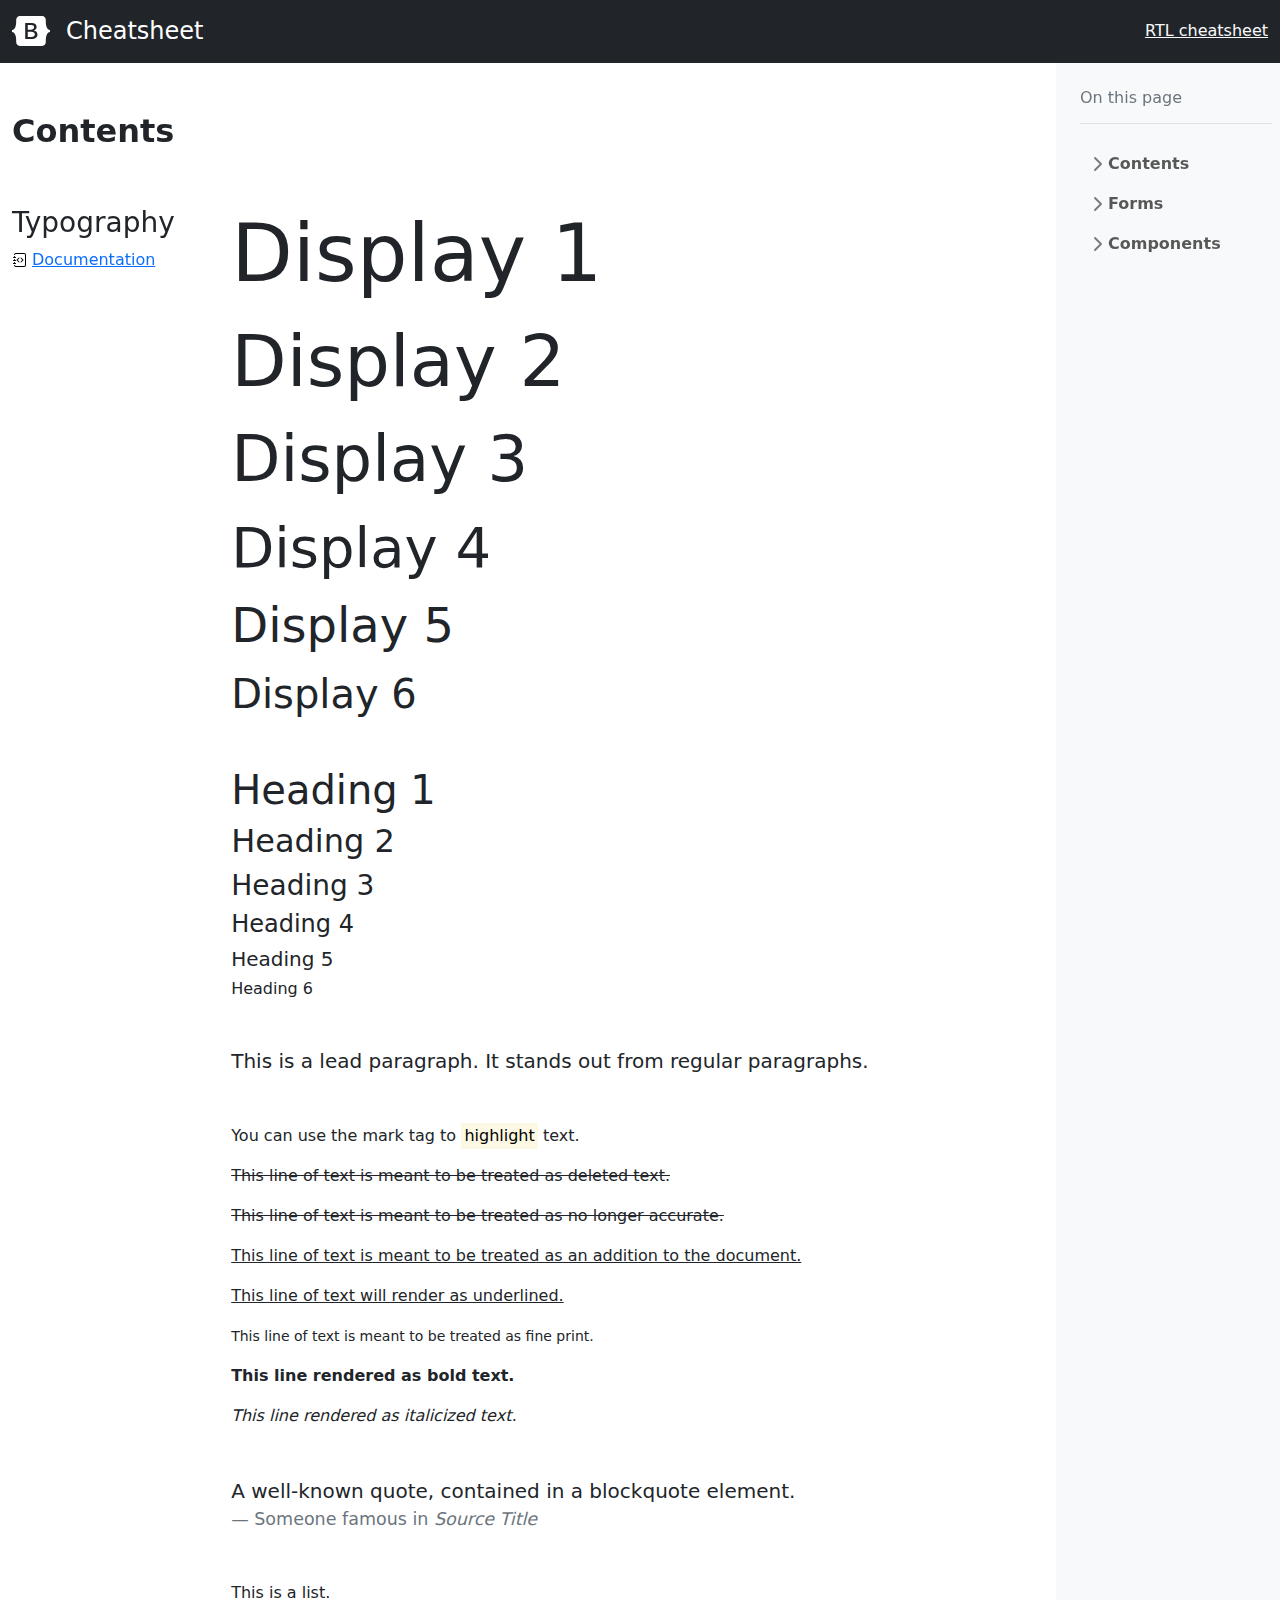
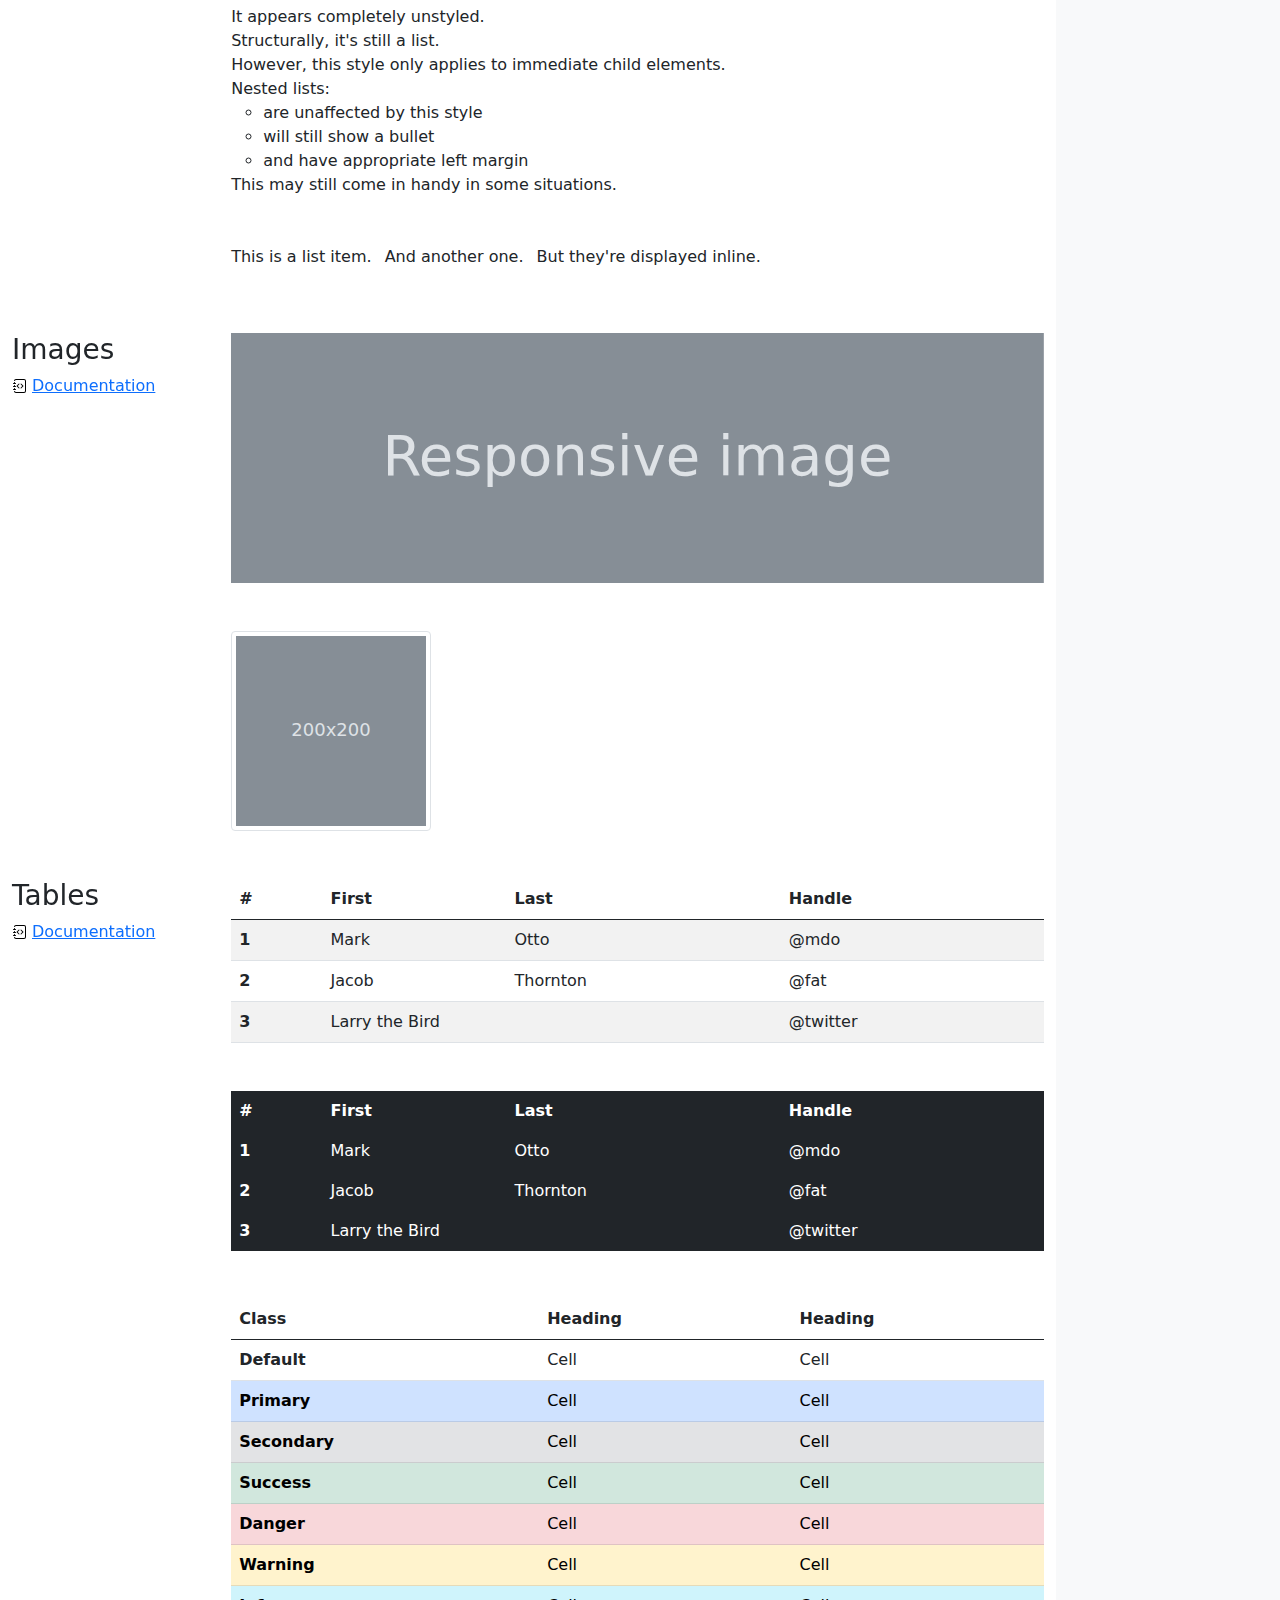
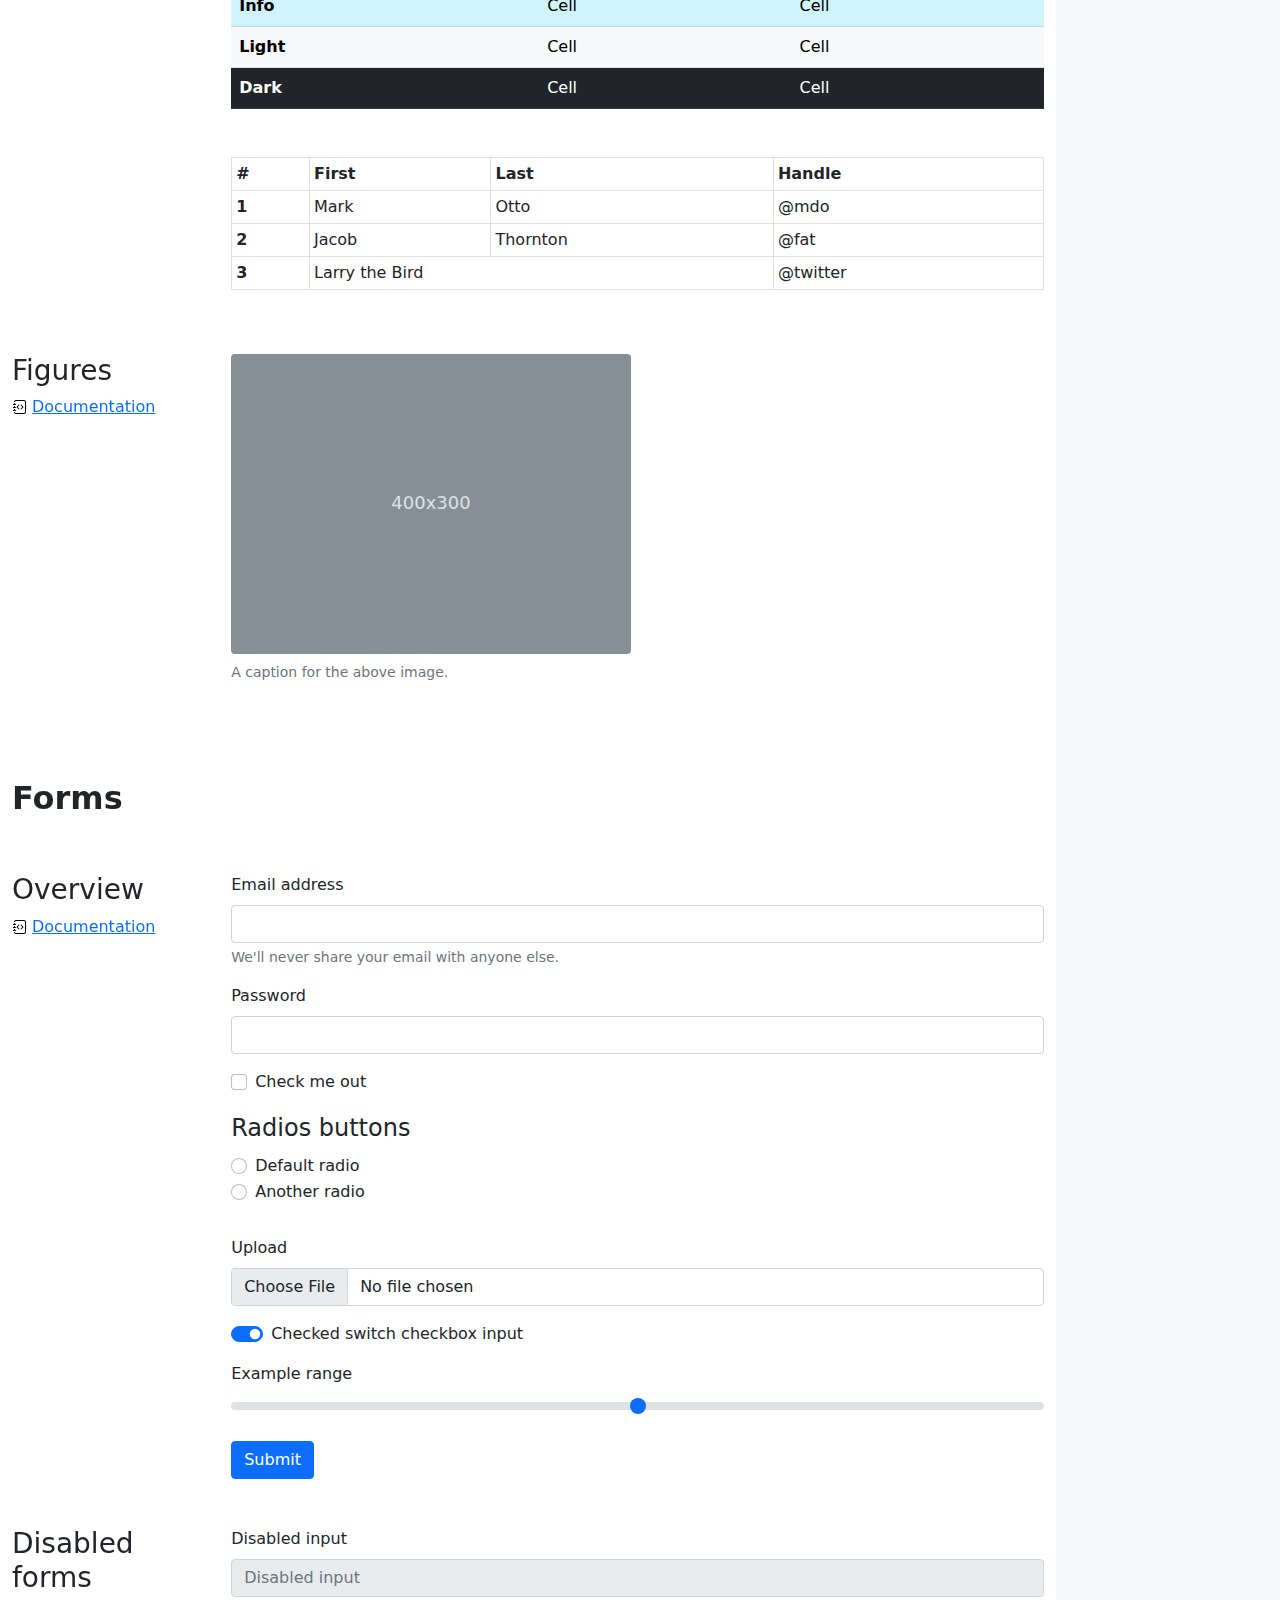
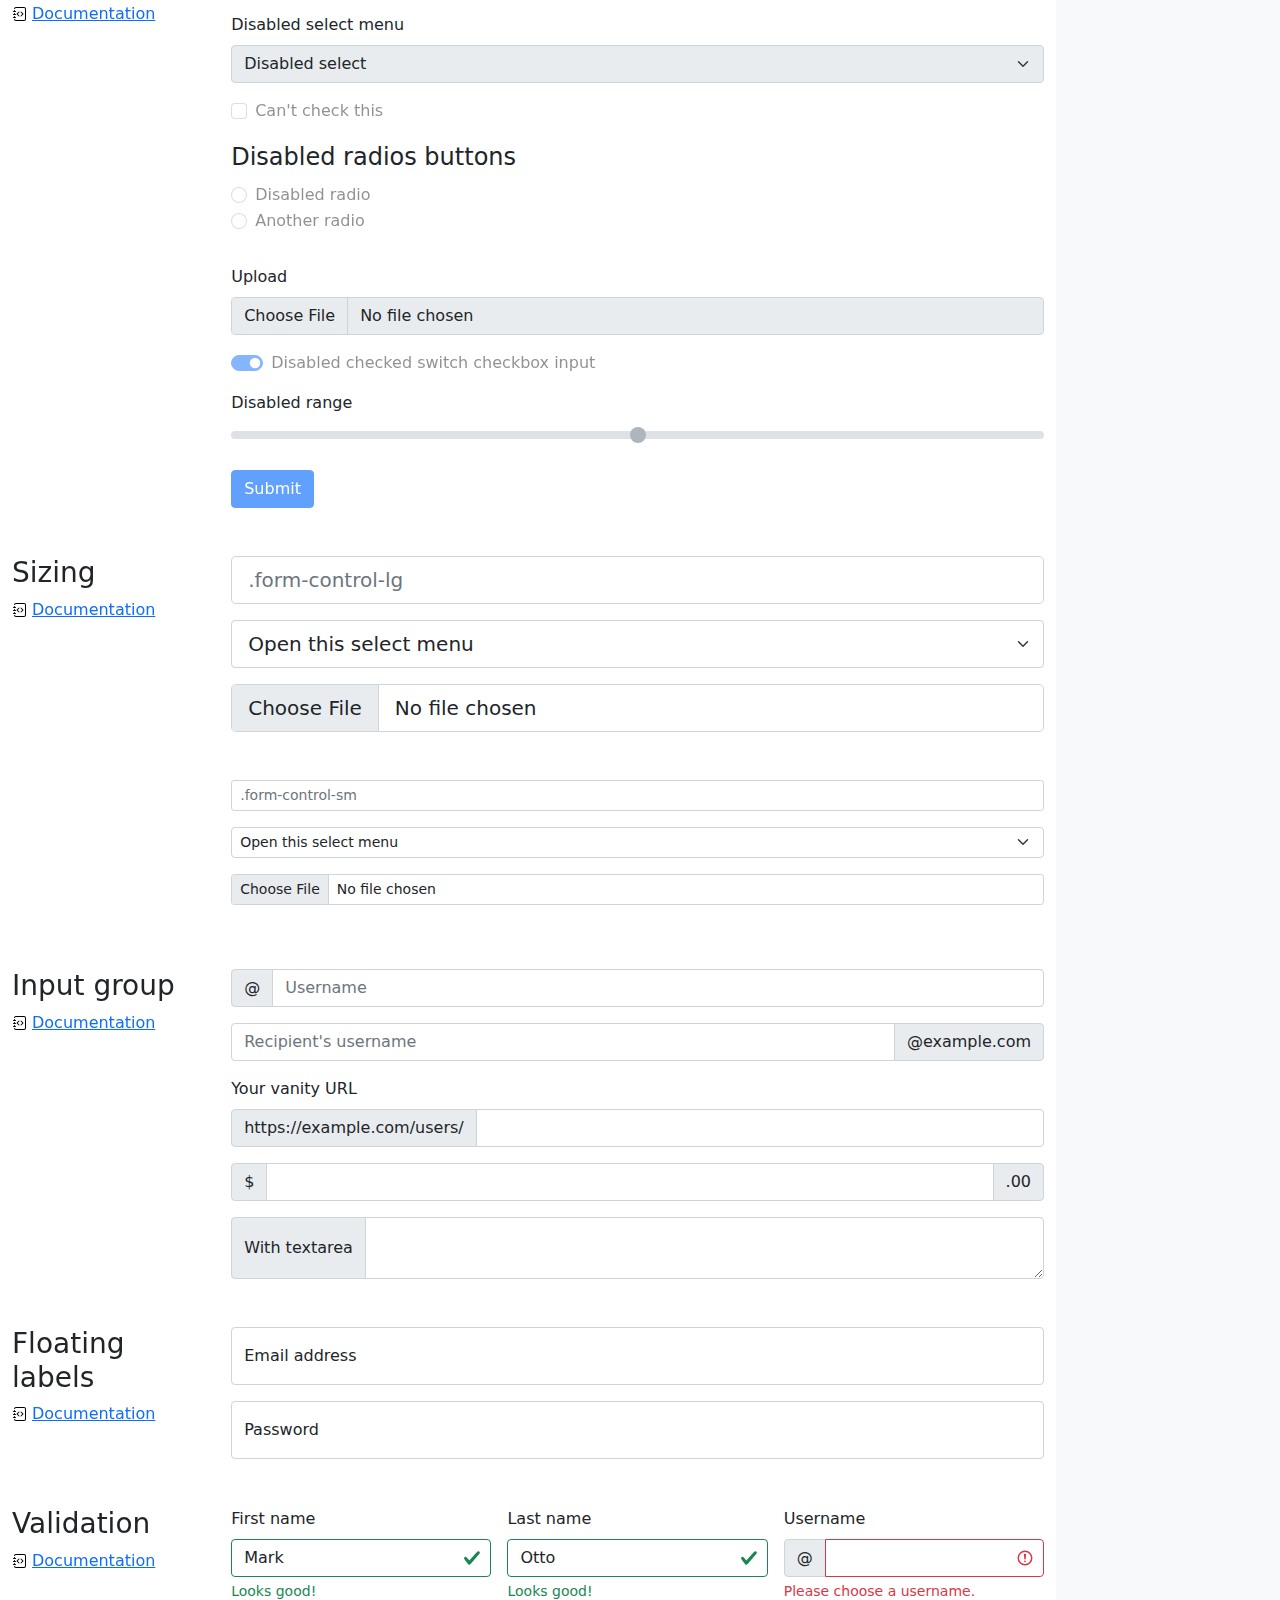
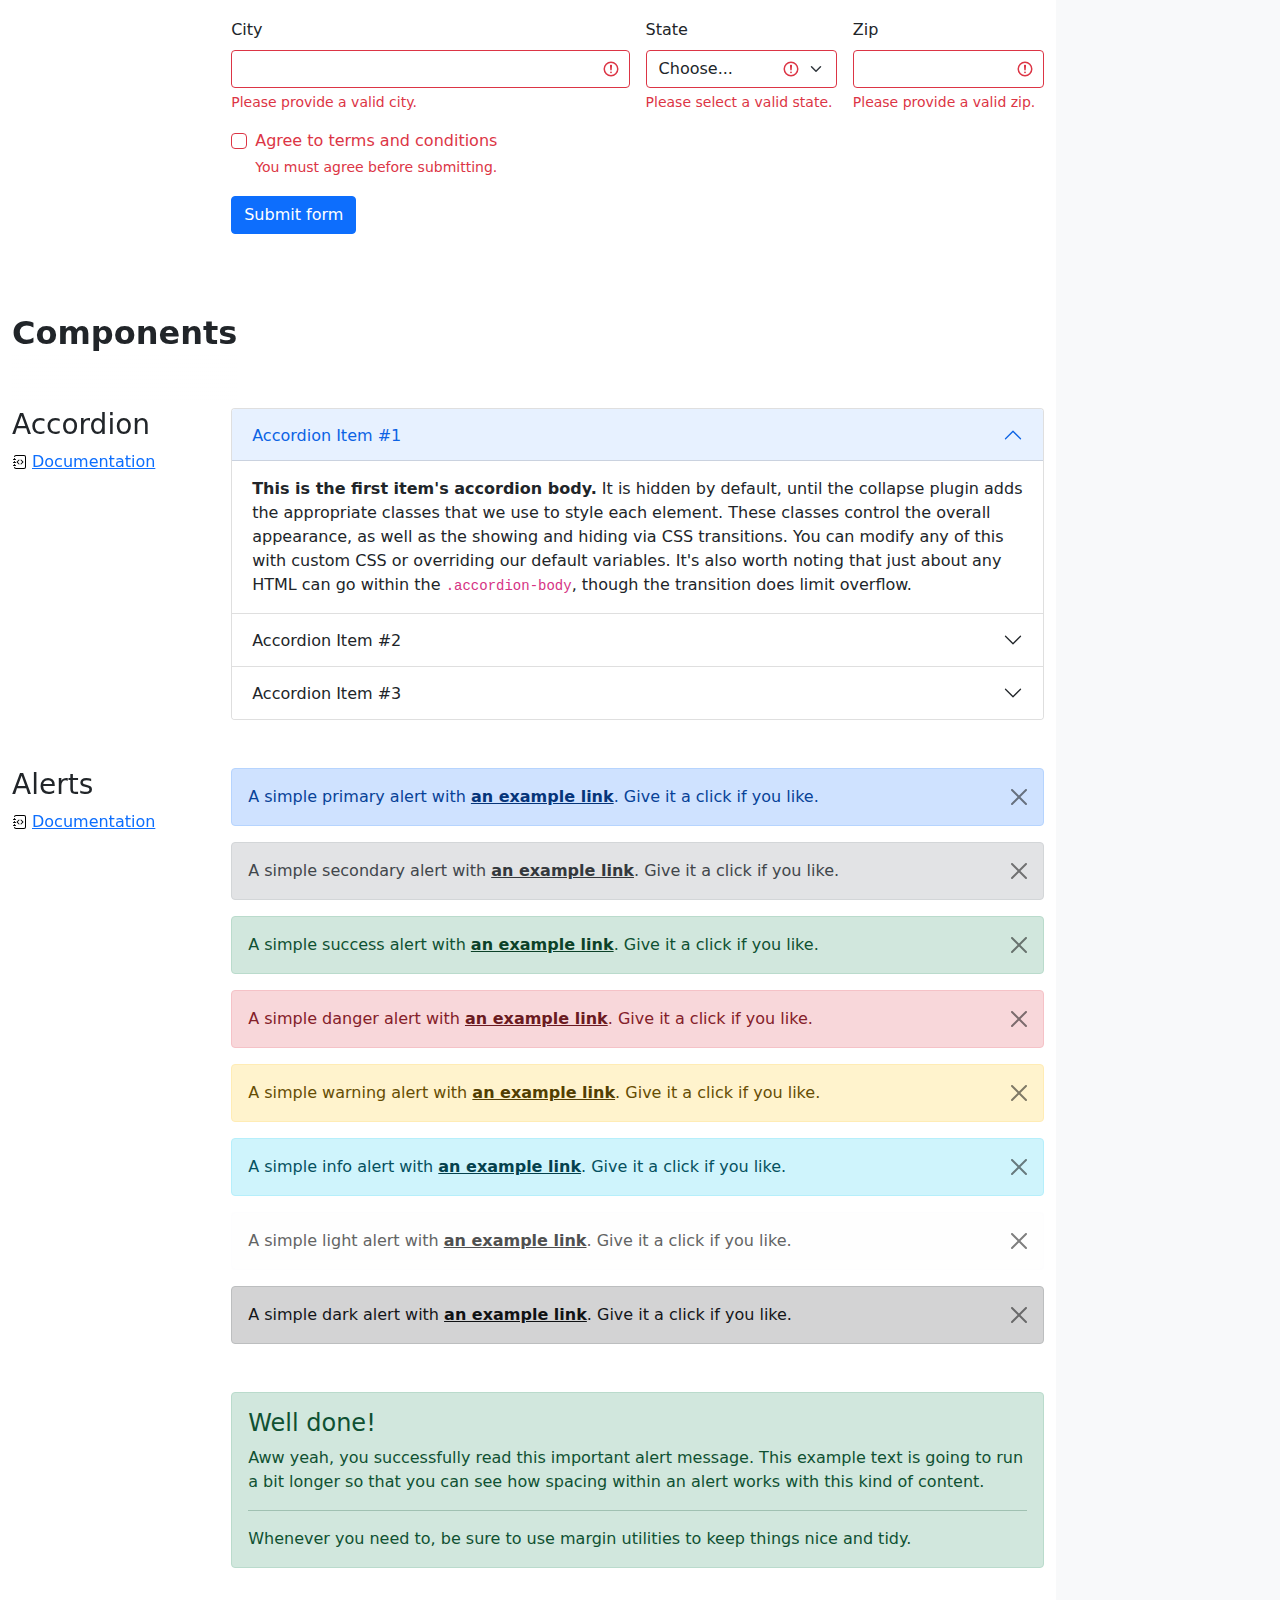
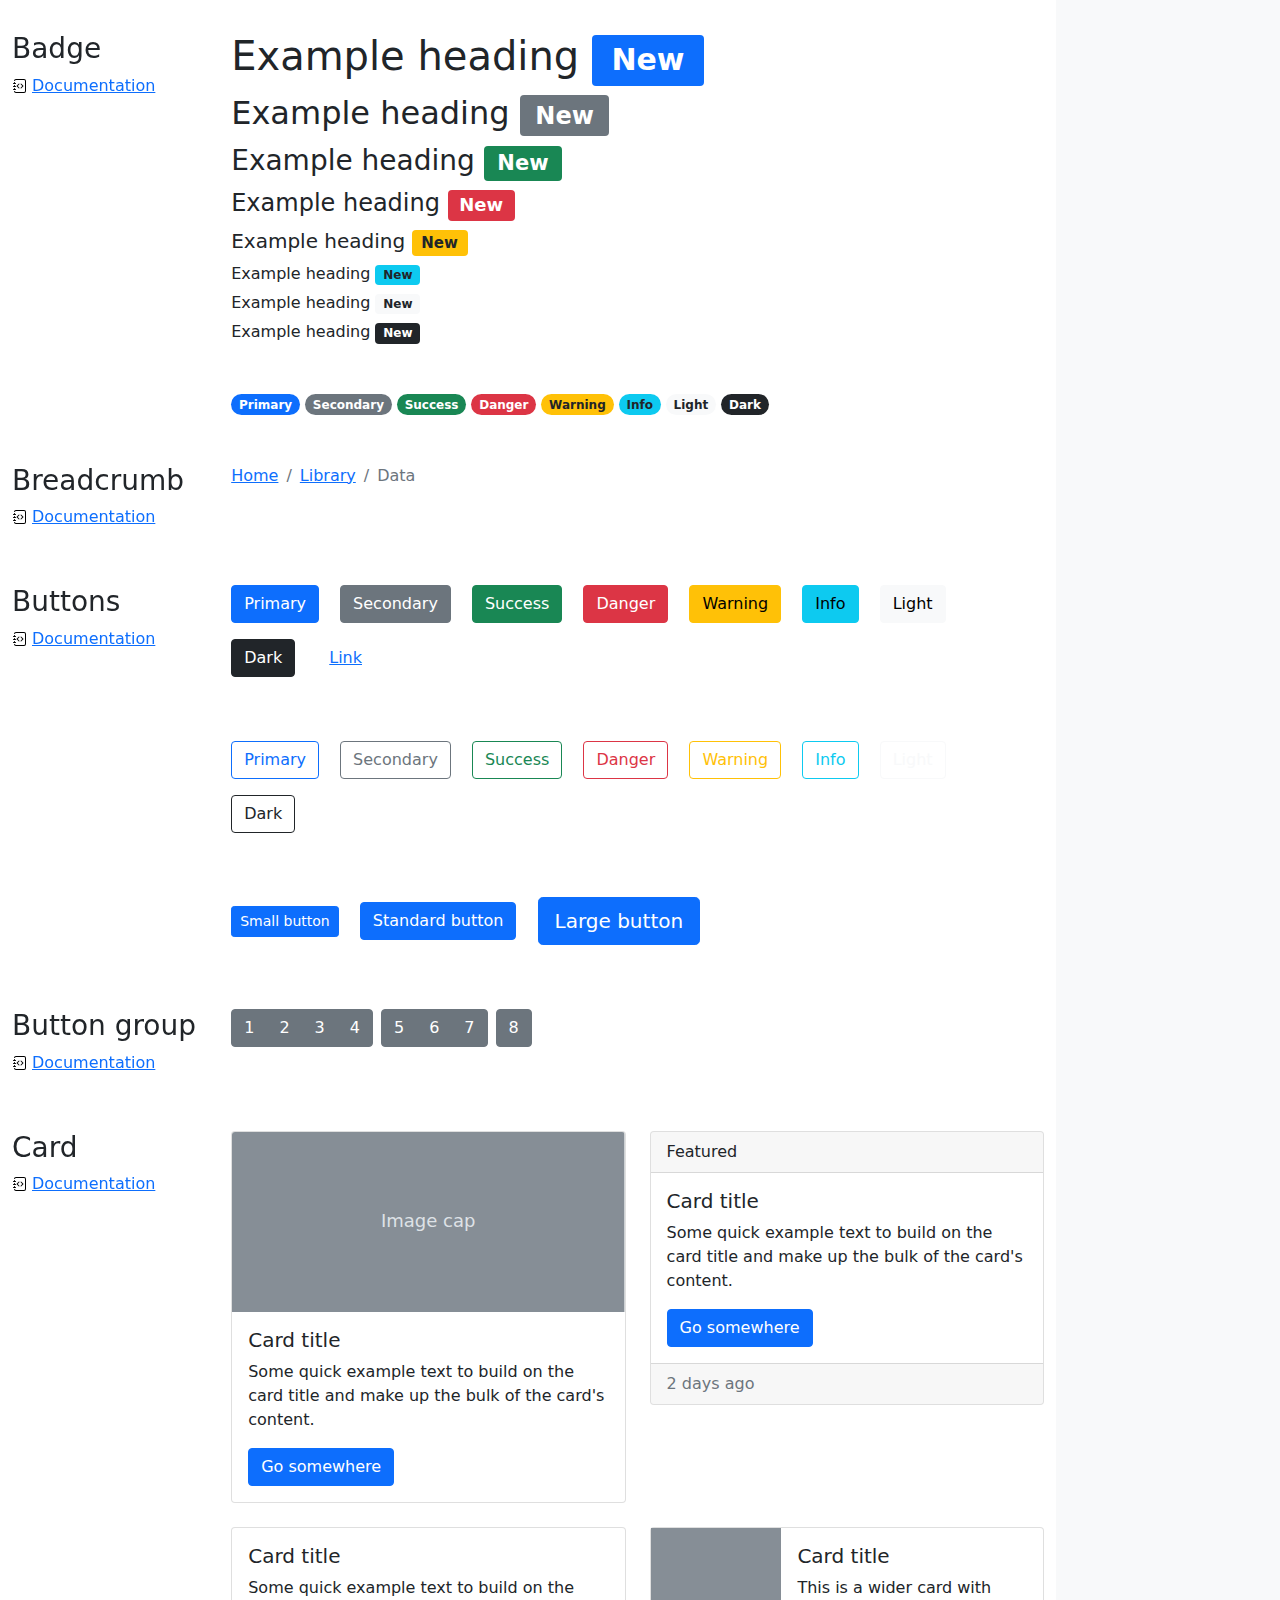
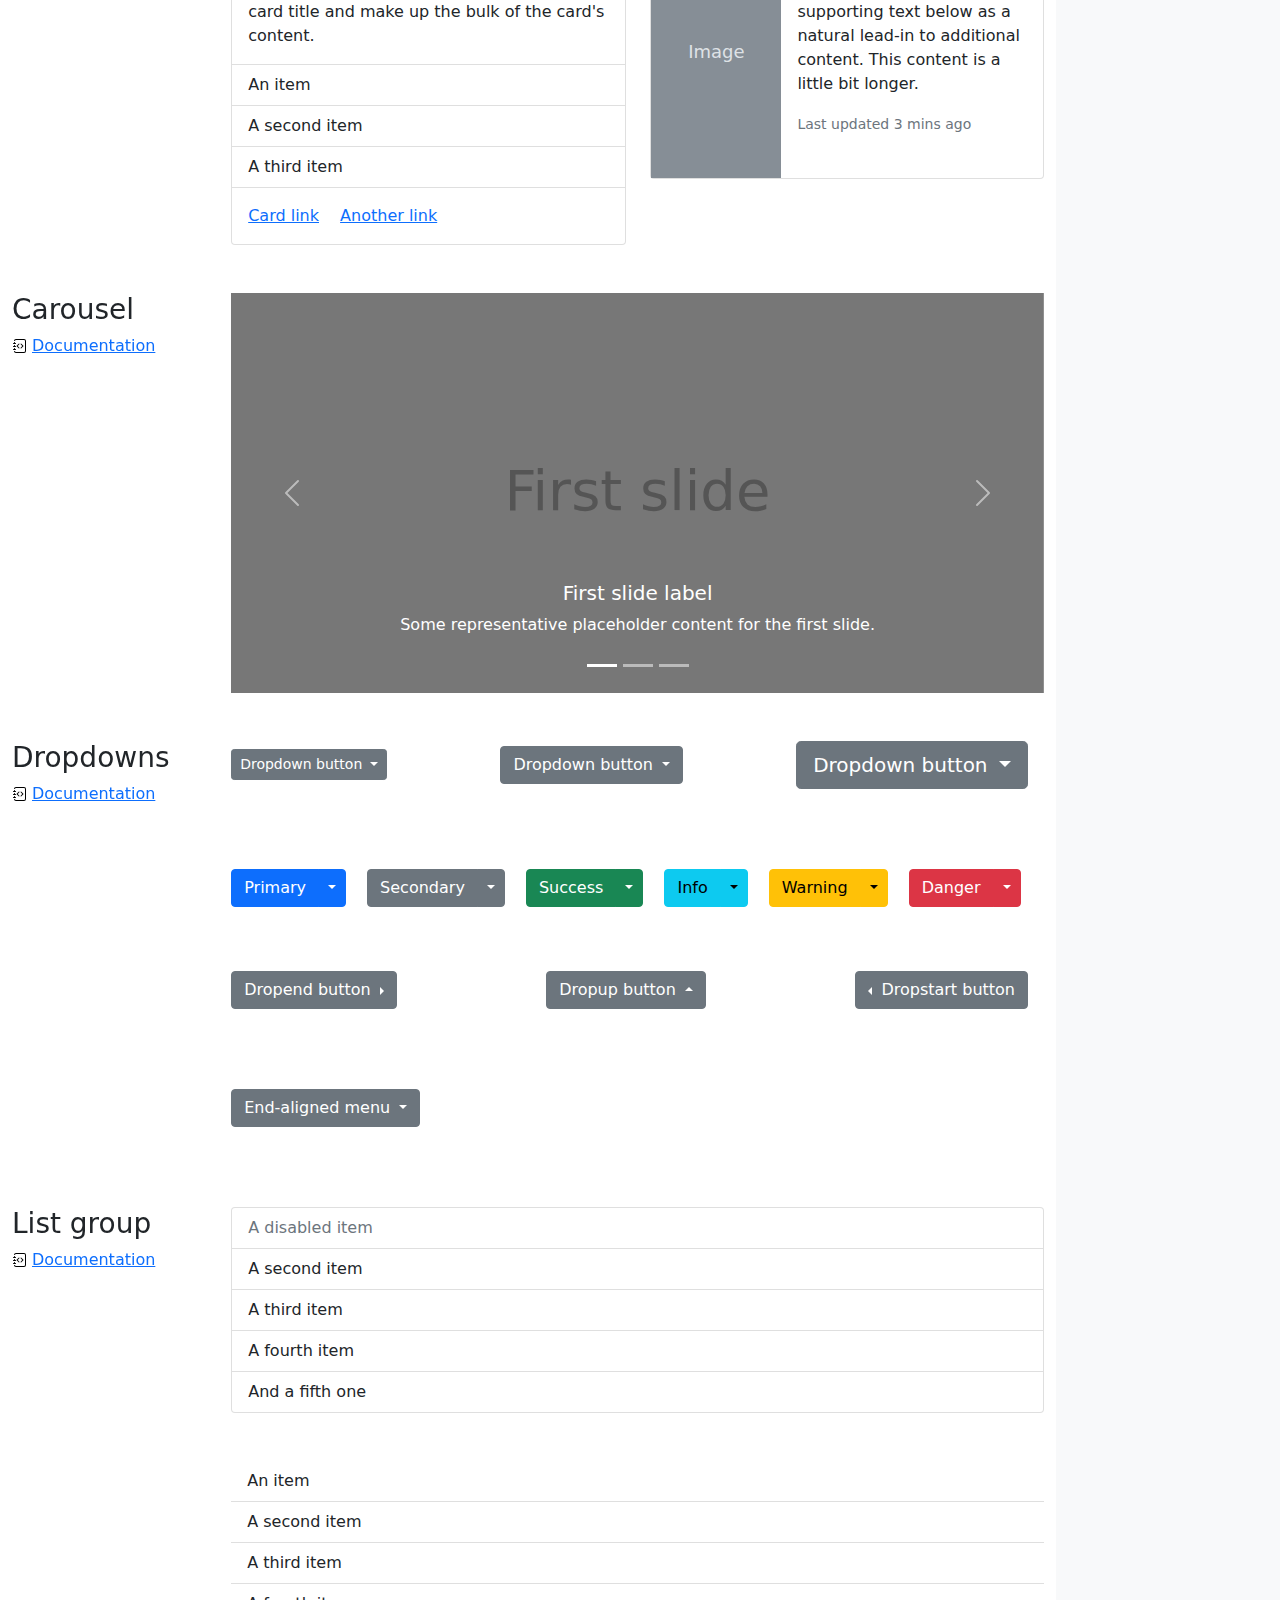
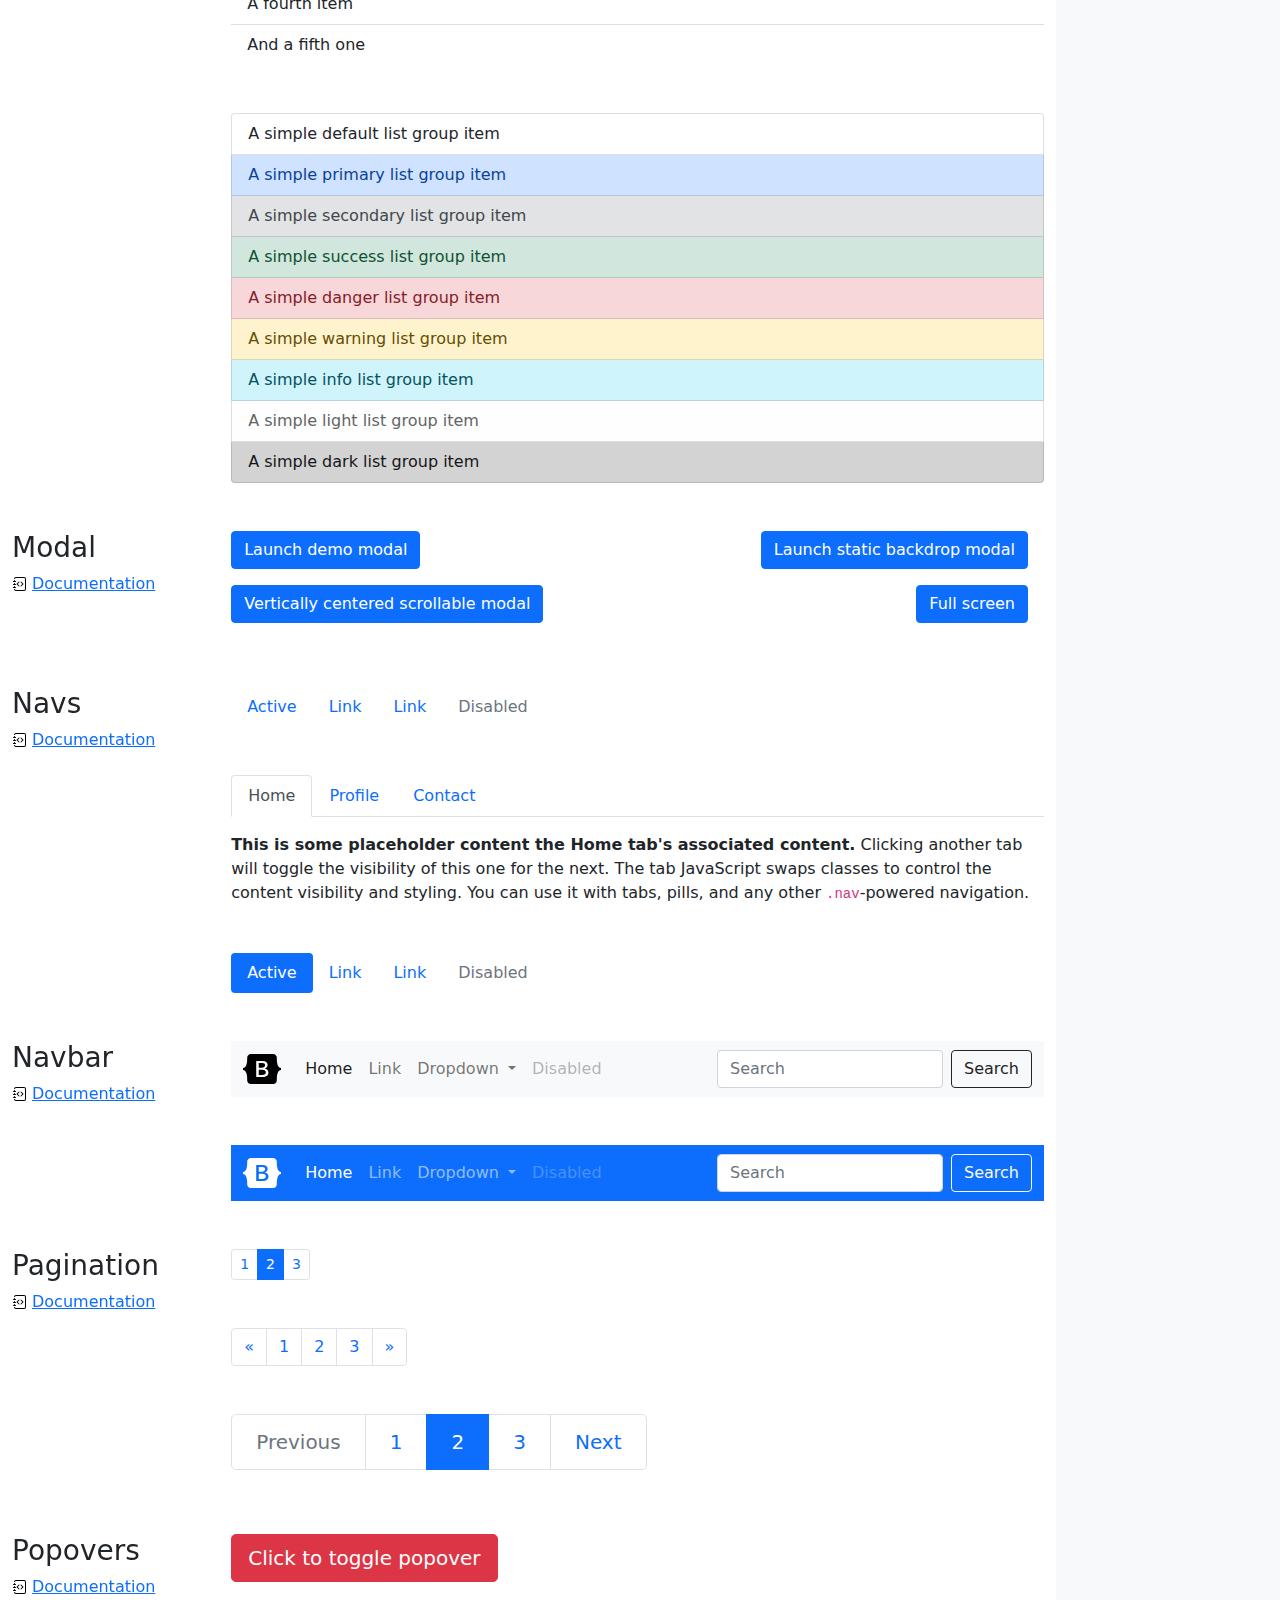
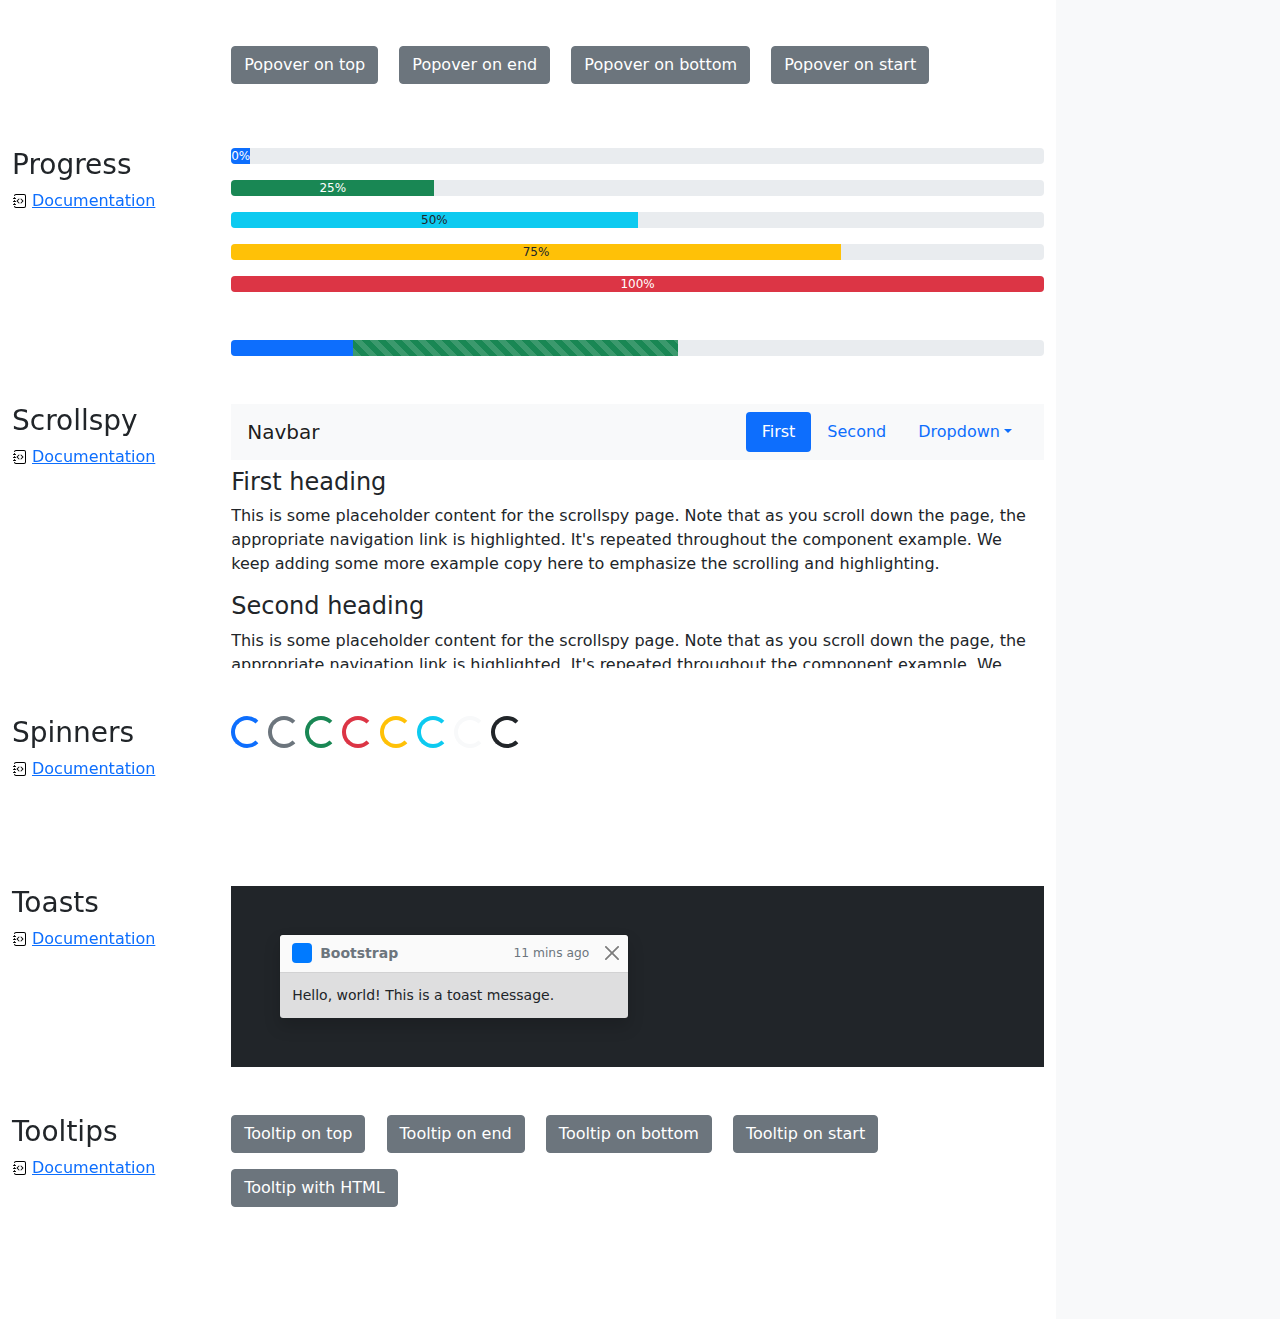
<file: bootstrap-5.0.2-examples/cheatsheet/index.html>
<!doctype html>
<html lang="en">
  <head>
    <meta charset="utf-8">
    <meta name="viewport" content="width=device-width, initial-scale=1">
    <meta name="description" content="">
    <meta name="author" content="Mark Otto, Jacob Thornton, and Bootstrap contributors">
    <meta name="generator" content="Hugo 0.84.0">
    <title>Cheatsheet · Bootstrap v5.0</title>

    <link rel="canonical" href="https://getbootstrap.com/docs/5.0/examples/cheatsheet/">

    

    <!-- Bootstrap core CSS -->
<link href="../assets/dist/css/bootstrap.min.css" rel="stylesheet">

    <style>
      .bd-placeholder-img {
        font-size: 1.125rem;
        text-anchor: middle;
        -webkit-user-select: none;
        -moz-user-select: none;
        user-select: none;
      }

      @media (min-width: 768px) {
        .bd-placeholder-img-lg {
          font-size: 3.5rem;
        }
      }
    </style>

    
    <!-- Custom styles for this template -->
    <link href="cheatsheet.css" rel="stylesheet">
  </head>
  <body class="bg-light">
    
<header class="bd-header bg-dark py-3 d-flex align-items-stretch border-bottom border-dark">
  <div class="container-fluid d-flex align-items-center">
    <h1 class="d-flex align-items-center fs-4 text-white mb-0">
      <img src="../assets/brand/bootstrap-logo-white.svg" width="38" height="30" class="me-3" alt="Bootstrap">
      Cheatsheet
    </h1>
    <a href="../examples/cheatsheet-rtl/" class="ms-auto link-light" hreflang="ar">RTL cheatsheet</a>
  </div>
</header>
<aside class="bd-aside sticky-xl-top text-muted align-self-start mb-3 mb-xl-5 px-2">
  <h2 class="h6 pt-4 pb-3 mb-4 border-bottom">On this page</h2>
  <nav class="small" id="toc">
    <ul class="list-unstyled">
      <li class="my-2">
        <button class="btn d-inline-flex align-items-center collapsed" data-bs-toggle="collapse" aria-expanded="false" data-bs-target="#contents-collapse" aria-controls="contents-collapse">Contents</button>
        <ul class="list-unstyled ps-3 collapse" id="contents-collapse">
          <li><a class="d-inline-flex align-items-center rounded" href="#typography">Typography</a></li>
          <li><a class="d-inline-flex align-items-center rounded" href="#images">Images</a></li>
          <li><a class="d-inline-flex align-items-center rounded" href="#tables">Tables</a></li>
          <li><a class="d-inline-flex align-items-center rounded" href="#figures">Figures</a></li>
        </ul>
      </li>
      <li class="my-2">
        <button class="btn d-inline-flex align-items-center collapsed" data-bs-toggle="collapse" aria-expanded="false" data-bs-target="#forms-collapse" aria-controls="forms-collapse">Forms</button>
        <ul class="list-unstyled ps-3 collapse" id="forms-collapse">
          <li><a class="d-inline-flex align-items-center rounded" href="#overview">Overview</a></li>
          <li><a class="d-inline-flex align-items-center rounded" href="#disabled-forms">Disabled forms</a></li>
          <li><a class="d-inline-flex align-items-center rounded" href="#sizing">Sizing</a></li>
          <li><a class="d-inline-flex align-items-center rounded" href="#input-group">Input group</a></li>
          <li><a class="d-inline-flex align-items-center rounded" href="#floating-labels">Floating labels</a></li>
          <li><a class="d-inline-flex align-items-center rounded" href="#validation">Validation</a></li>
        </ul>
      </li>
      <li class="my-2">
        <button class="btn d-inline-flex align-items-center collapsed" data-bs-toggle="collapse" aria-expanded="false" data-bs-target="#components-collapse" aria-controls="components-collapse">Components</button>
        <ul class="list-unstyled ps-3 collapse" id="components-collapse">
          <li><a class="d-inline-flex align-items-center rounded" href="#accordion">Accordion</a></li>
          <li><a class="d-inline-flex align-items-center rounded" href="#alerts">Alerts</a></li>
          <li><a class="d-inline-flex align-items-center rounded" href="#badge">Badge</a></li>
          <li><a class="d-inline-flex align-items-center rounded" href="#breadcrumb">Breadcrumb</a></li>
          <li><a class="d-inline-flex align-items-center rounded" href="#buttons">Buttons</a></li>
          <li><a class="d-inline-flex align-items-center rounded" href="#button-group">Button group</a></li>
          <li><a class="d-inline-flex align-items-center rounded" href="#card">Card</a></li>
          <li><a class="d-inline-flex align-items-center rounded" href="#carousel">Carousel</a></li>
          <li><a class="d-inline-flex align-items-center rounded" href="#dropdowns">Dropdowns</a></li>
          <li><a class="d-inline-flex align-items-center rounded" href="#list-group">List group</a></li>
          <li><a class="d-inline-flex align-items-center rounded" href="#modal">Modal</a></li>
          <li><a class="d-inline-flex align-items-center rounded" href="#navs">Navs</a></li>
          <li><a class="d-inline-flex align-items-center rounded" href="#navbar">Navbar</a></li>
          <li><a class="d-inline-flex align-items-center rounded" href="#pagination">Pagination</a></li>
          <li><a class="d-inline-flex align-items-center rounded" href="#popovers">Popovers</a></li>
          <li><a class="d-inline-flex align-items-center rounded" href="#progress">Progress</a></li>
          <li><a class="d-inline-flex align-items-center rounded" href="#scrollspy">Scrollspy</a></li>
          <li><a class="d-inline-flex align-items-center rounded" href="#spinners">Spinners</a></li>
          <li><a class="d-inline-flex align-items-center rounded" href="#toasts">Toasts</a></li>
          <li><a class="d-inline-flex align-items-center rounded" href="#tooltips">Tooltips</a></li>
        </ul>
      </li>
    </ul>
  </nav>
</aside>
<div class="bd-cheatsheet container-fluid bg-body">
  <section id="content">
    <h2 class="sticky-xl-top fw-bold pt-3 pt-xl-5 pb-2 pb-xl-3">Contents</h2>

    <article class="my-3" id="typography">
      <div class="bd-heading sticky-xl-top align-self-start mt-5 mb-3 mt-xl-0 mb-xl-2">
        <h3>Typography</h3>
        <a class="d-flex align-items-center" href="../content/typography/">Documentation</a>
      </div>

      <div>
        <div class="bd-example">
        <p class="display-1">Display 1</p>
        <p class="display-2">Display 2</p>
        <p class="display-3">Display 3</p>
        <p class="display-4">Display 4</p>
        <p class="display-5">Display 5</p>
        <p class="display-6">Display 6</p>
        </div>

        <div class="bd-example">
        <p class="h1">Heading 1</p>
        <p class="h2">Heading 2</p>
        <p class="h3">Heading 3</p>
        <p class="h4">Heading 4</p>
        <p class="h5">Heading 5</p>
        <p class="h6">Heading 6</p>
        </div>

        <div class="bd-example">
        <p class="lead">
          This is a lead paragraph. It stands out from regular paragraphs.
        </p>
        </div>

        <div class="bd-example">
        <p>You can use the mark tag to <mark>highlight</mark> text.</p>
        <p><del>This line of text is meant to be treated as deleted text.</del></p>
        <p><s>This line of text is meant to be treated as no longer accurate.</s></p>
        <p><ins>This line of text is meant to be treated as an addition to the document.</ins></p>
        <p><u>This line of text will render as underlined.</u></p>
        <p><small>This line of text is meant to be treated as fine print.</small></p>
        <p><strong>This line rendered as bold text.</strong></p>
        <p><em>This line rendered as italicized text.</em></p>
        </div>

        <div class="bd-example">
        <blockquote class="blockquote">
          <p>A well-known quote, contained in a blockquote element.</p>
          <footer class="blockquote-footer">Someone famous in <cite title="Source Title">Source Title</cite></footer>
        </blockquote>
        </div>

        <div class="bd-example">
        <ul class="list-unstyled">
          <li>This is a list.</li>
          <li>It appears completely unstyled.</li>
          <li>Structurally, it's still a list.</li>
          <li>However, this style only applies to immediate child elements.</li>
          <li>Nested lists:
            <ul>
              <li>are unaffected by this style</li>
              <li>will still show a bullet</li>
              <li>and have appropriate left margin</li>
            </ul>
          </li>
          <li>This may still come in handy in some situations.</li>
        </ul>
        </div>

        <div class="bd-example">
        <ul class="list-inline">
          <li class="list-inline-item">This is a list item.</li>
          <li class="list-inline-item">And another one.</li>
          <li class="list-inline-item">But they're displayed inline.</li>
        </ul>
        </div>
      </div>
    </article>
    <article class="my-3" id="images">
      <div class="bd-heading sticky-xl-top align-self-start mt-5 mb-3 mt-xl-0 mb-xl-2">
        <h3>Images</h3>
        <a class="d-flex align-items-center" href="../content/images/">Documentation</a>
      </div>

      <div>
        <div class="bd-example">
        <svg class="bd-placeholder-img bd-placeholder-img-lg img-fluid" width="100%" height="250" xmlns="http://www.w3.org/2000/svg" role="img" aria-label="Placeholder: Responsive image" preserveAspectRatio="xMidYMid slice" focusable="false"><title>Placeholder</title><rect width="100%" height="100%" fill="#868e96"/><text x="50%" y="50%" fill="#dee2e6" dy=".3em">Responsive image</text></svg>

        </div>

        <div class="bd-example">
        <svg class="bd-placeholder-img img-thumbnail" width="200" height="200" xmlns="http://www.w3.org/2000/svg" role="img" aria-label="A generic square placeholder image with a white border around it, making it resemble a photograph taken with an old instant camera: 200x200" preserveAspectRatio="xMidYMid slice" focusable="false"><title>A generic square placeholder image with a white border around it, making it resemble a photograph taken with an old instant camera</title><rect width="100%" height="100%" fill="#868e96"/><text x="50%" y="50%" fill="#dee2e6" dy=".3em">200x200</text></svg>

        </div>
      </div>
    </article>
    <article class="my-3" id="tables">
      <div class="bd-heading sticky-xl-top align-self-start mt-5 mb-3 mt-xl-0 mb-xl-2">
        <h3>Tables</h3>
        <a class="d-flex align-items-center" href="../content/tables/">Documentation</a>
      </div>

      <div>
        <div class="bd-example">
        <table class="table table-striped">
          <thead>
          <tr>
            <th scope="col">#</th>
            <th scope="col">First</th>
            <th scope="col">Last</th>
            <th scope="col">Handle</th>
          </tr>
          </thead>
          <tbody>
          <tr>
            <th scope="row">1</th>
            <td>Mark</td>
            <td>Otto</td>
            <td>@mdo</td>
          </tr>
          <tr>
            <th scope="row">2</th>
            <td>Jacob</td>
            <td>Thornton</td>
            <td>@fat</td>
          </tr>
          <tr>
            <th scope="row">3</th>
            <td colspan="2">Larry the Bird</td>
            <td>@twitter</td>
          </tr>
          </tbody>
        </table>
        </div>

        <div class="bd-example">
        <table class="table table-dark table-borderless">
          <thead>
          <tr>
            <th scope="col">#</th>
            <th scope="col">First</th>
            <th scope="col">Last</th>
            <th scope="col">Handle</th>
          </tr>
          </thead>
          <tbody>
          <tr>
            <th scope="row">1</th>
            <td>Mark</td>
            <td>Otto</td>
            <td>@mdo</td>
          </tr>
          <tr>
            <th scope="row">2</th>
            <td>Jacob</td>
            <td>Thornton</td>
            <td>@fat</td>
          </tr>
          <tr>
            <th scope="row">3</th>
            <td colspan="2">Larry the Bird</td>
            <td>@twitter</td>
          </tr>
          </tbody>
        </table>
        </div>

        <div class="bd-example">
        <table class="table table-hover">
          <thead>
          <tr>
            <th scope="col">Class</th>
            <th scope="col">Heading</th>
            <th scope="col">Heading</th>
          </tr>
          </thead>
          <tbody>
          <tr>
            <th scope="row">Default</th>
            <td>Cell</td>
            <td>Cell</td>
          </tr>
          
          <tr class="table-primary">
            <th scope="row">Primary</th>
            <td>Cell</td>
            <td>Cell</td>
          </tr>
          <tr class="table-secondary">
            <th scope="row">Secondary</th>
            <td>Cell</td>
            <td>Cell</td>
          </tr>
          <tr class="table-success">
            <th scope="row">Success</th>
            <td>Cell</td>
            <td>Cell</td>
          </tr>
          <tr class="table-danger">
            <th scope="row">Danger</th>
            <td>Cell</td>
            <td>Cell</td>
          </tr>
          <tr class="table-warning">
            <th scope="row">Warning</th>
            <td>Cell</td>
            <td>Cell</td>
          </tr>
          <tr class="table-info">
            <th scope="row">Info</th>
            <td>Cell</td>
            <td>Cell</td>
          </tr>
          <tr class="table-light">
            <th scope="row">Light</th>
            <td>Cell</td>
            <td>Cell</td>
          </tr>
          <tr class="table-dark">
            <th scope="row">Dark</th>
            <td>Cell</td>
            <td>Cell</td>
          </tr>
          </tbody>
        </table>
        </div>

        <div class="bd-example">
        <table class="table table-sm table-bordered">
          <thead>
          <tr>
            <th scope="col">#</th>
            <th scope="col">First</th>
            <th scope="col">Last</th>
            <th scope="col">Handle</th>
          </tr>
          </thead>
          <tbody>
          <tr>
            <th scope="row">1</th>
            <td>Mark</td>
            <td>Otto</td>
            <td>@mdo</td>
          </tr>
          <tr>
            <th scope="row">2</th>
            <td>Jacob</td>
            <td>Thornton</td>
            <td>@fat</td>
          </tr>
          <tr>
            <th scope="row">3</th>
            <td colspan="2">Larry the Bird</td>
            <td>@twitter</td>
          </tr>
          </tbody>
        </table>
        </div>
      </div>
    </article>
    <article class="my-3" id="figures">
      <div class="bd-heading sticky-xl-top align-self-start mt-5 mb-3 mt-xl-0 mb-xl-2">
        <h3>Figures</h3>
        <a class="d-flex align-items-center" href="../content/figures/">Documentation</a>
      </div>

      <div>
        <div class="bd-example">
        <figure class="figure">
          <svg class="bd-placeholder-img figure-img img-fluid rounded" width="400" height="300" xmlns="http://www.w3.org/2000/svg" role="img" aria-label="Placeholder: 400x300" preserveAspectRatio="xMidYMid slice" focusable="false"><title>Placeholder</title><rect width="100%" height="100%" fill="#868e96"/><text x="50%" y="50%" fill="#dee2e6" dy=".3em">400x300</text></svg>

          <figcaption class="figure-caption">A caption for the above image.</figcaption>
        </figure>
        </div>
      </div>
    </article>
  </section>

  <section id="forms">
    <h2 class="sticky-xl-top fw-bold pt-3 pt-xl-5 pb-2 pb-xl-3">Forms</h2>

    <article class="my-3" id="overview">
      <div class="bd-heading sticky-xl-top align-self-start mt-5 mb-3 mt-xl-0 mb-xl-2">
        <h3>Overview</h3>
        <a class="d-flex align-items-center" href="../forms/overview/">Documentation</a>
      </div>

      <div>
        <div class="bd-example">
        <form>
          <div class="mb-3">
            <label for="exampleInputEmail1" class="form-label">Email address</label>
            <input type="email" class="form-control" id="exampleInputEmail1" aria-describedby="emailHelp">
            <div id="emailHelp" class="form-text">We'll never share your email with anyone else.</div>
          </div>
          <div class="mb-3">
            <label for="exampleInputPassword1" class="form-label">Password</label>
            <input type="password" class="form-control" id="exampleInputPassword1">
          </div>
          <div class="mb-3 form-check">
            <input type="checkbox" class="form-check-input" id="exampleCheck1">
            <label class="form-check-label" for="exampleCheck1">Check me out</label>
          </div>
          <fieldset class="mb-3">
            <legend>Radios buttons</legend>
            <div class="form-check">
              <input type="radio" name="radios" class="form-check-input" id="exampleRadio1">
              <label class="form-check-label" for="exampleRadio1">Default radio</label>
            </div>
            <div class="mb-3 form-check">
              <input type="radio" name="radios" class="form-check-input" id="exampleRadio2">
              <label class="form-check-label" for="exampleRadio2">Another radio</label>
            </div>
          </fieldset>
          <div class="mb-3">
            <label class="form-label" for="customFile">Upload</label>
            <input type="file" class="form-control" id="customFile">
          </div>
          <div class="mb-3 form-check form-switch">
            <input class="form-check-input" type="checkbox" id="flexSwitchCheckChecked" checked>
            <label class="form-check-label" for="flexSwitchCheckChecked">Checked switch checkbox input</label>
          </div>
          <div class="mb-3">
            <label for="customRange3" class="form-label">Example range</label>
            <input type="range" class="form-range" min="0" max="5" step="0.5" id="customRange3">
          </div>
          <button type="submit" class="btn btn-primary">Submit</button>
        </form>
        </div>
      </div>
    </article>
    <article class="my-3" id="disabled-forms">
      <div class="bd-heading sticky-xl-top align-self-start mt-5 mb-3 mt-xl-0 mb-xl-2">
        <h3>Disabled forms</h3>
        <a class="d-flex align-items-center" href="../forms/overview/#disabled-forms">Documentation</a>
      </div>

      <div>
        <div class="bd-example">
        <form>
          <fieldset disabled aria-label="Disabled fieldset example">
            <div class="mb-3">
              <label for="disabledTextInput" class="form-label">Disabled input</label>
              <input type="text" id="disabledTextInput" class="form-control" placeholder="Disabled input">
            </div>
            <div class="mb-3">
              <label for="disabledSelect" class="form-label">Disabled select menu</label>
              <select id="disabledSelect" class="form-select">
                <option>Disabled select</option>
              </select>
            </div>
            <div class="mb-3">
              <div class="form-check">
                <input class="form-check-input" type="checkbox" id="disabledFieldsetCheck" disabled>
                <label class="form-check-label" for="disabledFieldsetCheck">
                  Can't check this
                </label>
              </div>
            </div>
            <fieldset class="mb-3">
              <legend>Disabled radios buttons</legend>
              <div class="form-check">
                <input type="radio" name="radios" class="form-check-input" id="disabledRadio1" disabled>
                <label class="form-check-label" for="disabledRadio1">Disabled radio</label>
              </div>
              <div class="mb-3 form-check">
                <input type="radio" name="radios" class="form-check-input" id="disabledRadio2" disabled>
                <label class="form-check-label" for="disabledRadio2">Another radio</label>
              </div>
            </fieldset>
            <div class="mb-3">
              <label class="form-label" for="disabledCustomFile">Upload</label>
              <input type="file" class="form-control" id="disabledCustomFile" disabled>
            </div>
            <div class="mb-3 form-check form-switch">
              <input class="form-check-input" type="checkbox" id="disabledSwitchCheckChecked" checked disabled>
              <label class="form-check-label" for="disabledSwitchCheckChecked">Disabled checked switch checkbox input</label>
            </div>
            <div class="mb-3">
              <label for="disabledRange" class="form-label">Disabled range</label>
              <input type="range" class="form-range" min="0" max="5" step="0.5" id="disabledRange">
            </div>
            <button type="submit" class="btn btn-primary">Submit</button>
          </fieldset>
        </form>
        </div>
      </div>
    </article>
    <article class="my-3" id="sizing">
      <div class="bd-heading sticky-xl-top align-self-start mt-5 mb-3 mt-xl-0 mb-xl-2">
        <h3>Sizing</h3>
        <a class="d-flex align-items-center" href="../forms/form-control/#sizing">Documentation</a>
      </div>

      <div>
        <div class="bd-example">
        <div class="mb-3">
          <input class="form-control form-control-lg" type="text" placeholder=".form-control-lg" aria-label=".form-control-lg example">
        </div>
        <div class="mb-3">
          <select class="form-select form-select-lg mb-3" aria-label=".form-select-lg example">
            <option selected>Open this select menu</option>
            <option value="1">One</option>
            <option value="2">Two</option>
            <option value="3">Three</option>
          </select>
        </div>
        <div class="mb-3">
          <input type="file" class="form-control form-control-lg" aria-label="Large file input example">
        </div>
        </div>

        <div class="bd-example">
        <div class="mb-3">
          <input class="form-control form-control-sm" type="text" placeholder=".form-control-sm" aria-label=".form-control-sm example">
        </div>
        <div class="mb-3">
          <select class="form-select form-select-sm" aria-label=".form-select-sm example">
            <option selected>Open this select menu</option>
            <option value="1">One</option>
            <option value="2">Two</option>
            <option value="3">Three</option>
          </select>
        </div>
        <div class="mb-3">
          <input type="file" class="form-control form-control-sm" aria-label="Small file input example">
        </div>
        </div>
      </div>
    </article>
    <article class="my-3" id="input-group">
      <div class="bd-heading sticky-xl-top align-self-start mt-5 mb-3 mt-xl-0 mb-xl-2">
        <h3>Input group</h3>
        <a class="d-flex align-items-center" href="../forms/input-group/">Documentation</a>
      </div>

      <div>
        <div class="bd-example">
        <div class="input-group mb-3">
          <span class="input-group-text" id="basic-addon1">@</span>
          <input type="text" class="form-control" placeholder="Username" aria-label="Username" aria-describedby="basic-addon1">
        </div>
        <div class="input-group mb-3">
          <input type="text" class="form-control" placeholder="Recipient's username" aria-label="Recipient's username" aria-describedby="basic-addon2">
          <span class="input-group-text" id="basic-addon2">@example.com</span>
        </div>
        <label for="basic-url" class="form-label">Your vanity URL</label>
        <div class="input-group mb-3">
          <span class="input-group-text" id="basic-addon3">https://example.com/users/</span>
          <input type="text" class="form-control" id="basic-url" aria-describedby="basic-addon3">
        </div>
        <div class="input-group mb-3">
          <span class="input-group-text">$</span>
          <input type="text" class="form-control" aria-label="Amount (to the nearest dollar)">
          <span class="input-group-text">.00</span>
        </div>
        <div class="input-group">
          <span class="input-group-text">With textarea</span>
          <textarea class="form-control" aria-label="With textarea"></textarea>
        </div>
        </div>
      </div>
    </article>
    <article class="my-3" id="floating-labels">
      <div class="bd-heading sticky-xl-top align-self-start mt-5 mb-3 mt-xl-0 mb-xl-2">
        <h3>Floating labels</h3>
        <a class="d-flex align-items-center" href="../forms/floating-labels/">Documentation</a>
      </div>

      <div>
        <div class="bd-example">
        <form>
          <div class="form-floating mb-3">
            <input type="email" class="form-control" id="floatingInput" placeholder="name@example.com">
            <label for="floatingInput">Email address</label>
          </div>
          <div class="form-floating">
            <input type="password" class="form-control" id="floatingPassword" placeholder="Password">
            <label for="floatingPassword">Password</label>
          </div>
        </form>
        </div>
      </div>
    </article>
    <article class="my-3" id="validation">
      <div class="bd-heading sticky-xl-top align-self-start mt-5 mb-3 mt-xl-0 mb-xl-2">
        <h3>Validation</h3>
        <a class="d-flex align-items-center" href="../forms/validation/">Documentation</a>
      </div>

      <div>
        <div class="bd-example">
        <form class="row g-3">
          <div class="col-md-4">
            <label for="validationServer01" class="form-label">First name</label>
            <input type="text" class="form-control is-valid" id="validationServer01" value="Mark" required>
            <div class="valid-feedback">
              Looks good!
            </div>
          </div>
          <div class="col-md-4">
            <label for="validationServer02" class="form-label">Last name</label>
            <input type="text" class="form-control is-valid" id="validationServer02" value="Otto" required>
            <div class="valid-feedback">
              Looks good!
            </div>
          </div>
          <div class="col-md-4">
            <label for="validationServerUsername" class="form-label">Username</label>
            <div class="input-group has-validation">
              <span class="input-group-text" id="inputGroupPrepend3">@</span>
              <input type="text" class="form-control is-invalid" id="validationServerUsername" aria-describedby="inputGroupPrepend3" required>
              <div class="invalid-feedback">
                Please choose a username.
              </div>
            </div>
          </div>
          <div class="col-md-6">
            <label for="validationServer03" class="form-label">City</label>
            <input type="text" class="form-control is-invalid" id="validationServer03" required>
            <div class="invalid-feedback">
              Please provide a valid city.
            </div>
          </div>
          <div class="col-md-3">
            <label for="validationServer04" class="form-label">State</label>
            <select class="form-select is-invalid" id="validationServer04" required>
              <option selected disabled value="">Choose...</option>
              <option>...</option>
            </select>
            <div class="invalid-feedback">
              Please select a valid state.
            </div>
          </div>
          <div class="col-md-3">
            <label for="validationServer05" class="form-label">Zip</label>
            <input type="text" class="form-control is-invalid" id="validationServer05" required>
            <div class="invalid-feedback">
              Please provide a valid zip.
            </div>
          </div>
          <div class="col-12">
            <div class="form-check">
              <input class="form-check-input is-invalid" type="checkbox" value="" id="invalidCheck3" required>
              <label class="form-check-label" for="invalidCheck3">
                Agree to terms and conditions
              </label>
              <div class="invalid-feedback">
                You must agree before submitting.
              </div>
            </div>
          </div>
          <div class="col-12">
            <button class="btn btn-primary" type="submit">Submit form</button>
          </div>
        </form>
        </div>
      </div>
    </article>
  </section>

  <section id="components">
    <h2 class="sticky-xl-top fw-bold pt-3 pt-xl-5 pb-2 pb-xl-3">Components</h2>

    <article class="my-3" id="accordion">
      <div class="bd-heading sticky-xl-top align-self-start mt-5 mb-3 mt-xl-0 mb-xl-2">
        <h3>Accordion</h3>
        <a class="d-flex align-items-center" href="../components/accordion/">Documentation</a>
      </div>

      <div>
        <div class="bd-example">
        <div class="accordion" id="accordionExample">
          <div class="accordion-item">
            <h4 class="accordion-header" id="headingOne">
              <button class="accordion-button" type="button" data-bs-toggle="collapse" data-bs-target="#collapseOne" aria-expanded="true" aria-controls="collapseOne">
                Accordion Item #1
              </button>
            </h4>
            <div id="collapseOne" class="accordion-collapse collapse show" aria-labelledby="headingOne" data-bs-parent="#accordionExample">
              <div class="accordion-body">
                <strong>This is the first item's accordion body.</strong> It is hidden by default, until the collapse plugin adds the appropriate classes that we use to style each element. These classes control the overall appearance, as well as the showing and hiding via CSS transitions. You can modify any of this with custom CSS or overriding our default variables. It's also worth noting that just about any HTML can go within the <code>.accordion-body</code>, though the transition does limit overflow.
              </div>
            </div>
          </div>
          <div class="accordion-item">
            <h4 class="accordion-header" id="headingTwo">
              <button class="accordion-button collapsed" type="button" data-bs-toggle="collapse" data-bs-target="#collapseTwo" aria-expanded="false" aria-controls="collapseTwo">
                Accordion Item #2
              </button>
            </h4>
            <div id="collapseTwo" class="accordion-collapse collapse" aria-labelledby="headingTwo" data-bs-parent="#accordionExample">
              <div class="accordion-body">
                <strong>This is the second item's accordion body.</strong> It is hidden by default, until the collapse plugin adds the appropriate classes that we use to style each element. These classes control the overall appearance, as well as the showing and hiding via CSS transitions. You can modify any of this with custom CSS or overriding our default variables. It's also worth noting that just about any HTML can go within the <code>.accordion-body</code>, though the transition does limit overflow.
              </div>
            </div>
          </div>
          <div class="accordion-item">
            <h4 class="accordion-header" id="headingThree">
              <button class="accordion-button collapsed" type="button" data-bs-toggle="collapse" data-bs-target="#collapseThree" aria-expanded="false" aria-controls="collapseThree">
                Accordion Item #3
              </button>
            </h4>
            <div id="collapseThree" class="accordion-collapse collapse" aria-labelledby="headingThree" data-bs-parent="#accordionExample">
              <div class="accordion-body">
                <strong>This is the third item's accordion body.</strong> It is hidden by default, until the collapse plugin adds the appropriate classes that we use to style each element. These classes control the overall appearance, as well as the showing and hiding via CSS transitions. You can modify any of this with custom CSS or overriding our default variables. It's also worth noting that just about any HTML can go within the <code>.accordion-body</code>, though the transition does limit overflow.
              </div>
            </div>
          </div>
        </div>
        </div>
      </div>
    </article>
    <article class="my-3" id="alerts">
      <div class="bd-heading sticky-xl-top align-self-start mt-5 mb-3 mt-xl-0 mb-xl-2">
        <h3>Alerts</h3>
        <a class="d-flex align-items-center" href="../components/alerts/">Documentation</a>
      </div>

      <div>
        <div class="bd-example">
        
        <div class="alert alert-primary alert-dismissible fade show" role="alert">
          A simple primary alert with <a href="#" class="alert-link">an example link</a>. Give it a click if you like.
          <button type="button" class="btn-close" data-bs-dismiss="alert" aria-label="Close"></button>
        </div>
        <div class="alert alert-secondary alert-dismissible fade show" role="alert">
          A simple secondary alert with <a href="#" class="alert-link">an example link</a>. Give it a click if you like.
          <button type="button" class="btn-close" data-bs-dismiss="alert" aria-label="Close"></button>
        </div>
        <div class="alert alert-success alert-dismissible fade show" role="alert">
          A simple success alert with <a href="#" class="alert-link">an example link</a>. Give it a click if you like.
          <button type="button" class="btn-close" data-bs-dismiss="alert" aria-label="Close"></button>
        </div>
        <div class="alert alert-danger alert-dismissible fade show" role="alert">
          A simple danger alert with <a href="#" class="alert-link">an example link</a>. Give it a click if you like.
          <button type="button" class="btn-close" data-bs-dismiss="alert" aria-label="Close"></button>
        </div>
        <div class="alert alert-warning alert-dismissible fade show" role="alert">
          A simple warning alert with <a href="#" class="alert-link">an example link</a>. Give it a click if you like.
          <button type="button" class="btn-close" data-bs-dismiss="alert" aria-label="Close"></button>
        </div>
        <div class="alert alert-info alert-dismissible fade show" role="alert">
          A simple info alert with <a href="#" class="alert-link">an example link</a>. Give it a click if you like.
          <button type="button" class="btn-close" data-bs-dismiss="alert" aria-label="Close"></button>
        </div>
        <div class="alert alert-light alert-dismissible fade show" role="alert">
          A simple light alert with <a href="#" class="alert-link">an example link</a>. Give it a click if you like.
          <button type="button" class="btn-close" data-bs-dismiss="alert" aria-label="Close"></button>
        </div>
        <div class="alert alert-dark alert-dismissible fade show" role="alert">
          A simple dark alert with <a href="#" class="alert-link">an example link</a>. Give it a click if you like.
          <button type="button" class="btn-close" data-bs-dismiss="alert" aria-label="Close"></button>
        </div>
        </div>

        <div class="bd-example">
        <div class="alert alert-success" role="alert">
          <h4 class="alert-heading">Well done!</h4>
          <p>Aww yeah, you successfully read this important alert message. This example text is going to run a bit longer so that you can see how spacing within an alert works with this kind of content.</p>
          <hr>
          <p class="mb-0">Whenever you need to, be sure to use margin utilities to keep things nice and tidy.</p>
        </div>
        </div>
      </div>
    </article>
    <article class="my-3" id="badge">
      <div class="bd-heading sticky-xl-top align-self-start mt-5 mb-3 mt-xl-0 mb-xl-2">
        <h3>Badge</h3>
        <a class="d-flex align-items-center" href="../components/badge/">Documentation</a>
      </div>

      <div>
        <div class="bd-example">
        <p class="h1">Example heading <span class="badge bg-primary">New</span></p>
        <p class="h2">Example heading <span class="badge bg-secondary">New</span></p>
        <p class="h3">Example heading <span class="badge bg-success">New</span></p>
        <p class="h4">Example heading <span class="badge bg-danger">New</span></p>
        <p class="h5">Example heading <span class="badge bg-warning text-dark">New</span></p>
        <p class="h6">Example heading <span class="badge bg-info text-dark">New</span></p>
        <p class="h6">Example heading <span class="badge bg-light text-dark">New</span></p>
        <p class="h6">Example heading <span class="badge bg-dark">New</span></p>
        </div>

        <div class="bd-example">
        
        <span class="badge rounded-pill bg-primary">Primary</span>
        <span class="badge rounded-pill bg-secondary">Secondary</span>
        <span class="badge rounded-pill bg-success">Success</span>
        <span class="badge rounded-pill bg-danger">Danger</span>
        <span class="badge rounded-pill bg-warning text-dark">Warning</span>
        <span class="badge rounded-pill bg-info text-dark">Info</span>
        <span class="badge rounded-pill bg-light text-dark">Light</span>
        <span class="badge rounded-pill bg-dark">Dark</span>
        </div>
      </div>
    </article>
    <article class="my-3" id="breadcrumb">
      <div class="bd-heading sticky-xl-top align-self-start mt-5 mb-3 mt-xl-0 mb-xl-2">
        <h3>Breadcrumb</h3>
        <a class="d-flex align-items-center" href="../components/breadcrumb/">Documentation</a>
      </div>

      <div>
        <div class="bd-example">
        <nav aria-label="breadcrumb">
          <ol class="breadcrumb">
            <li class="breadcrumb-item"><a href="#">Home</a></li>
            <li class="breadcrumb-item"><a href="#">Library</a></li>
            <li class="breadcrumb-item active" aria-current="page">Data</li>
          </ol>
        </nav>
        </div>
      </div>
    </article>
    <article class="my-3" id="buttons">
      <div class="bd-heading sticky-xl-top align-self-start mt-5 mb-3 mt-xl-0 mb-xl-2">
        <h3>Buttons</h3>
        <a class="d-flex align-items-center" href="../components/buttons/">Documentation</a>
      </div>

      <div>
        <div class="bd-example">
        
        <button type="button" class="btn btn-primary">Primary</button>
        <button type="button" class="btn btn-secondary">Secondary</button>
        <button type="button" class="btn btn-success">Success</button>
        <button type="button" class="btn btn-danger">Danger</button>
        <button type="button" class="btn btn-warning">Warning</button>
        <button type="button" class="btn btn-info">Info</button>
        <button type="button" class="btn btn-light">Light</button>
        <button type="button" class="btn btn-dark">Dark</button>

        <button type="button" class="btn btn-link">Link</button>
        </div>

        <div class="bd-example">
        
        <button type="button" class="btn btn-outline-primary">Primary</button>
        <button type="button" class="btn btn-outline-secondary">Secondary</button>
        <button type="button" class="btn btn-outline-success">Success</button>
        <button type="button" class="btn btn-outline-danger">Danger</button>
        <button type="button" class="btn btn-outline-warning">Warning</button>
        <button type="button" class="btn btn-outline-info">Info</button>
        <button type="button" class="btn btn-outline-light">Light</button>
        <button type="button" class="btn btn-outline-dark">Dark</button>
        </div>

        <div class="bd-example">
        <button type="button" class="btn btn-primary btn-sm">Small button</button>
        <button type="button" class="btn btn-primary">Standard button</button>
        <button type="button" class="btn btn-primary btn-lg">Large button</button>
        </div>
      </div>
    </article>
    <article class="my-3" id="button-group">
      <div class="bd-heading sticky-xl-top align-self-start mt-5 mb-3 mt-xl-0 mb-xl-2">
        <h3>Button group</h3>
        <a class="d-flex align-items-center" href="../components/button-group/">Documentation</a>
      </div>

      <div>
        <div class="bd-example">
        <div class="btn-toolbar" role="toolbar" aria-label="Toolbar with button groups">
          <div class="btn-group me-2" role="group" aria-label="First group">
            <button type="button" class="btn btn-secondary">1</button>
            <button type="button" class="btn btn-secondary">2</button>
            <button type="button" class="btn btn-secondary">3</button>
            <button type="button" class="btn btn-secondary">4</button>
          </div>
          <div class="btn-group me-2" role="group" aria-label="Second group">
            <button type="button" class="btn btn-secondary">5</button>
            <button type="button" class="btn btn-secondary">6</button>
            <button type="button" class="btn btn-secondary">7</button>
          </div>
          <div class="btn-group" role="group" aria-label="Third group">
            <button type="button" class="btn btn-secondary">8</button>
          </div>
        </div>
        </div>
      </div>
    </article>
    <article class="my-3" id="card">
      <div class="bd-heading sticky-xl-top align-self-start mt-5 mb-3 mt-xl-0 mb-xl-2">
        <h3>Card</h3>
        <a class="d-flex align-items-center" href="../components/card/">Documentation</a>
      </div>

      <div>
        <div class="bd-example">
        <div class="row  row-cols-1 row-cols-md-2 g-4">
          <div class="col">
            <div class="card">
              <svg class="bd-placeholder-img card-img-top" width="100%" height="180" xmlns="http://www.w3.org/2000/svg" role="img" aria-label="Placeholder: Image cap" preserveAspectRatio="xMidYMid slice" focusable="false"><title>Placeholder</title><rect width="100%" height="100%" fill="#868e96"/><text x="50%" y="50%" fill="#dee2e6" dy=".3em">Image cap</text></svg>

              <div class="card-body">
                <h5 class="card-title">Card title</h5>
                <p class="card-text">Some quick example text to build on the card title and make up the bulk of the card's content.</p>
                <a href="#" class="btn btn-primary">Go somewhere</a>
              </div>
            </div>
          </div>
          <div class="col">
            <div class="card">
              <div class="card-header">
                Featured
              </div>
              <div class="card-body">
                <h5 class="card-title">Card title</h5>
                <p class="card-text">Some quick example text to build on the card title and make up the bulk of the card's content.</p>
                <a href="#" class="btn btn-primary">Go somewhere</a>
              </div>
              <div class="card-footer text-muted">
                2 days ago
              </div>
            </div>
          </div>
          <div class="col">
            <div class="card">
              <div class="card-body">
                <h5 class="card-title">Card title</h5>
                <p class="card-text">Some quick example text to build on the card title and make up the bulk of the card's content.</p>
              </div>
              <ul class="list-group list-group-flush">
                <li class="list-group-item">An item</li>
                <li class="list-group-item">A second item</li>
                <li class="list-group-item">A third item</li>
              </ul>
              <div class="card-body">
                <a href="#" class="card-link">Card link</a>
                <a href="#" class="card-link">Another link</a>
              </div>
            </div>
          </div>
          <div class="col">
            <div class="card">
              <div class="row g-0">
                <div class="col-md-4">
                  <svg class="bd-placeholder-img" width="100%" height="250" xmlns="http://www.w3.org/2000/svg" role="img" aria-label="Placeholder: Image" preserveAspectRatio="xMidYMid slice" focusable="false"><title>Placeholder</title><rect width="100%" height="100%" fill="#868e96"/><text x="50%" y="50%" fill="#dee2e6" dy=".3em">Image</text></svg>

                </div>
                <div class="col-md-8">
                  <div class="card-body">
                    <h5 class="card-title">Card title</h5>
                    <p class="card-text">This is a wider card with supporting text below as a natural lead-in to additional content. This content is a little bit longer.</p>
                    <p class="card-text"><small class="text-muted">Last updated 3 mins ago</small></p>
                  </div>
                </div>
              </div>
            </div>
          </div>
        </div>
        </div>
      </div>
    </article>
    <article class="my-3" id="carousel">
      <div class="bd-heading sticky-xl-top align-self-start mt-5 mb-3 mt-xl-0 mb-xl-2">
        <h3>Carousel</h3>
        <a class="d-flex align-items-center" href="../components/carousel/">Documentation</a>
      </div>

      <div>
        <div class="bd-example">
        <div id="carouselExampleCaptions" class="carousel slide" data-bs-ride="carousel">
          <div class="carousel-indicators">
            <button type="button" data-bs-target="#carouselExampleCaptions" data-bs-slide-to="0" class="active" aria-current="true" aria-label="Slide 1"></button>
            <button type="button" data-bs-target="#carouselExampleCaptions" data-bs-slide-to="1" aria-label="Slide 2"></button>
            <button type="button" data-bs-target="#carouselExampleCaptions" data-bs-slide-to="2" aria-label="Slide 3"></button>
          </div>
          <div class="carousel-inner">
            <div class="carousel-item active">
              <svg class="bd-placeholder-img bd-placeholder-img-lg d-block w-100" width="800" height="400" xmlns="http://www.w3.org/2000/svg" role="img" aria-label="Placeholder: First slide" preserveAspectRatio="xMidYMid slice" focusable="false"><title>Placeholder</title><rect width="100%" height="100%" fill="#777"/><text x="50%" y="50%" fill="#555" dy=".3em">First slide</text></svg>

              <div class="carousel-caption d-none d-md-block">
                <h5>First slide label</h5>
                <p>Some representative placeholder content for the first slide.</p>
              </div>
            </div>
            <div class="carousel-item">
              <svg class="bd-placeholder-img bd-placeholder-img-lg d-block w-100" width="800" height="400" xmlns="http://www.w3.org/2000/svg" role="img" aria-label="Placeholder: Second slide" preserveAspectRatio="xMidYMid slice" focusable="false"><title>Placeholder</title><rect width="100%" height="100%" fill="#666"/><text x="50%" y="50%" fill="#444" dy=".3em">Second slide</text></svg>

              <div class="carousel-caption d-none d-md-block">
                <h5>Second slide label</h5>
                <p>Some representative placeholder content for the second slide.</p>
              </div>
            </div>
            <div class="carousel-item">
              <svg class="bd-placeholder-img bd-placeholder-img-lg d-block w-100" width="800" height="400" xmlns="http://www.w3.org/2000/svg" role="img" aria-label="Placeholder: Third slide" preserveAspectRatio="xMidYMid slice" focusable="false"><title>Placeholder</title><rect width="100%" height="100%" fill="#555"/><text x="50%" y="50%" fill="#333" dy=".3em">Third slide</text></svg>

              <div class="carousel-caption d-none d-md-block">
                <h5>Third slide label</h5>
                <p>Some representative placeholder content for the third slide.</p>
              </div>
            </div>
          </div>
          <button class="carousel-control-prev" type="button" data-bs-target="#carouselExampleCaptions"  data-bs-slide="prev">
            <span class="carousel-control-prev-icon" aria-hidden="true"></span>
            <span class="visually-hidden">Previous</span>
          </button>
          <button class="carousel-control-next" type="button" data-bs-target="#carouselExampleCaptions"  data-bs-slide="next">
            <span class="carousel-control-next-icon" aria-hidden="true"></span>
            <span class="visually-hidden">Next</span>
          </button>
        </div>
        </div>
      </div>
    </article>
    <article class="my-3" id="dropdowns">
      <div class="bd-heading sticky-xl-top align-self-start mt-5 mb-3 mt-xl-0 mb-xl-2">
        <h3>Dropdowns</h3>
        <a class="d-flex align-items-center" href="../components/dropdowns/">Documentation</a>
      </div>

      <div>
        <div class="bd-example">
        <div class="btn-group w-100 align-items-center justify-content-between flex-wrap">
          <div class="dropdown">
            <button class="btn btn-secondary btn-sm dropdown-toggle" type="button" id="dropdownMenuButtonSM" data-bs-toggle="dropdown" aria-expanded="false">
              Dropdown button
            </button>
            <ul class="dropdown-menu" aria-labelledby="dropdownMenuButtonSM">
              <li><h6 class="dropdown-header">Dropdown header</h6></li>
              <li><a class="dropdown-item" href="#">Action</a></li>
              <li><a class="dropdown-item" href="#">Another action</a></li>
              <li><a class="dropdown-item" href="#">Something else here</a></li>
              <li><hr class="dropdown-divider"></li>
              <li><a class="dropdown-item" href="#">Separated link</a></li>
            </ul>
          </div>
          <div class="dropdown">
            <button class="btn btn-secondary dropdown-toggle" type="button" id="dropdownMenuButton" data-bs-toggle="dropdown" aria-expanded="false">
              Dropdown button
            </button>
            <ul class="dropdown-menu" aria-labelledby="dropdownMenuButton">
              <li><h6 class="dropdown-header">Dropdown header</h6></li>
              <li><a class="dropdown-item" href="#">Action</a></li>
              <li><a class="dropdown-item" href="#">Another action</a></li>
              <li><a class="dropdown-item" href="#">Something else here</a></li>
              <li><hr class="dropdown-divider"></li>
              <li><a class="dropdown-item" href="#">Separated link</a></li>
            </ul>
          </div>
          <div class="dropdown">
            <button class="btn btn-secondary btn-lg dropdown-toggle" type="button" id="dropdownMenuButtonLG" data-bs-toggle="dropdown" aria-expanded="false">
              Dropdown button
            </button>
            <ul class="dropdown-menu" aria-labelledby="dropdownMenuButtonLG">
              <li><h6 class="dropdown-header">Dropdown header</h6></li>
              <li><a class="dropdown-item" href="#">Action</a></li>
              <li><a class="dropdown-item" href="#">Another action</a></li>
              <li><a class="dropdown-item" href="#">Something else here</a></li>
              <li><hr class="dropdown-divider"></li>
              <li><a class="dropdown-item" href="#">Separated link</a></li>
            </ul>
          </div>
        </div>
        </div>

        <div class="bd-example">
        <div class="btn-group">
          <button type="button" class="btn btn-primary">Primary</button>
          <button type="button" class="btn btn-primary dropdown-toggle dropdown-toggle-split" data-bs-toggle="dropdown" aria-expanded="false">
            <span class="visually-hidden">Toggle Dropdown</span>
          </button>
          <ul class="dropdown-menu">
            <li><a class="dropdown-item" href="#">Action</a></li>
            <li><a class="dropdown-item" href="#">Another action</a></li>
            <li><a class="dropdown-item" href="#">Something else here</a></li>
          </ul>
        </div><!-- /btn-group -->
        <div class="btn-group">
          <button type="button" class="btn btn-secondary">Secondary</button>
          <button type="button" class="btn btn-secondary dropdown-toggle dropdown-toggle-split" data-bs-toggle="dropdown" aria-expanded="false">
            <span class="visually-hidden">Toggle Dropdown</span>
          </button>
          <ul class="dropdown-menu">
            <li><a class="dropdown-item" href="#">Action</a></li>
            <li><a class="dropdown-item" href="#">Another action</a></li>
            <li><a class="dropdown-item" href="#">Something else here</a></li>
          </ul>
        </div><!-- /btn-group -->
        <div class="btn-group">
          <button type="button" class="btn btn-success">Success</button>
          <button type="button" class="btn btn-success dropdown-toggle dropdown-toggle-split" data-bs-toggle="dropdown" aria-expanded="false">
            <span class="visually-hidden">Toggle Dropdown</span>
          </button>
          <ul class="dropdown-menu">
            <li><a class="dropdown-item" href="#">Action</a></li>
            <li><a class="dropdown-item" href="#">Another action</a></li>
            <li><a class="dropdown-item" href="#">Something else here</a></li>
          </ul>
        </div><!-- /btn-group -->
        <div class="btn-group">
          <button type="button" class="btn btn-info">Info</button>
          <button type="button" class="btn btn-info dropdown-toggle dropdown-toggle-split" data-bs-toggle="dropdown" aria-expanded="false">
            <span class="visually-hidden">Toggle Dropdown</span>
          </button>
          <ul class="dropdown-menu">
            <li><a class="dropdown-item" href="#">Action</a></li>
            <li><a class="dropdown-item" href="#">Another action</a></li>
            <li><a class="dropdown-item" href="#">Something else here</a></li>
          </ul>
        </div><!-- /btn-group -->
        <div class="btn-group">
          <button type="button" class="btn btn-warning">Warning</button>
          <button type="button" class="btn btn-warning dropdown-toggle dropdown-toggle-split" data-bs-toggle="dropdown" aria-expanded="false">
            <span class="visually-hidden">Toggle Dropdown</span>
          </button>
          <ul class="dropdown-menu">
            <li><a class="dropdown-item" href="#">Action</a></li>
            <li><a class="dropdown-item" href="#">Another action</a></li>
            <li><a class="dropdown-item" href="#">Something else here</a></li>
          </ul>
        </div><!-- /btn-group -->
        <div class="btn-group">
          <button type="button" class="btn btn-danger">Danger</button>
          <button type="button" class="btn btn-danger dropdown-toggle dropdown-toggle-split" data-bs-toggle="dropdown" aria-expanded="false">
            <span class="visually-hidden">Toggle Dropdown</span>
          </button>
          <ul class="dropdown-menu">
            <li><a class="dropdown-item" href="#">Action</a></li>
            <li><a class="dropdown-item" href="#">Another action</a></li>
            <li><a class="dropdown-item" href="#">Something else here</a></li>
          </ul>
        </div><!-- /btn-group -->
        </div>

        <div class="bd-example">
        <div class="btn-group w-100 align-items-center justify-content-between flex-wrap">
          <div class="dropend">
            <button class="btn btn-secondary dropdown-toggle" type="button" id="dropendMenuButton" data-bs-toggle="dropdown" aria-expanded="false">
              Dropend button
            </button>
            <ul class="dropdown-menu" aria-labelledby="dropendMenuButton">
              <li><h6 class="dropdown-header">Dropdown header</h6></li>
              <li><a class="dropdown-item" href="#">Action</a></li>
              <li><a class="dropdown-item" href="#">Another action</a></li>
              <li><a class="dropdown-item" href="#">Something else here</a></li>
              <li><hr class="dropdown-divider"></li>
              <li><a class="dropdown-item" href="#">Separated link</a></li>
            </ul>
          </div>
          <div class="dropup">
            <button class="btn btn-secondary dropdown-toggle" type="button" id="dropupMenuButton" data-bs-toggle="dropdown" aria-expanded="false">
              Dropup button
            </button>
            <ul class="dropdown-menu" aria-labelledby="dropupMenuButton">
              <li><h6 class="dropdown-header">Dropdown header</h6></li>
              <li><a class="dropdown-item" href="#">Action</a></li>
              <li><a class="dropdown-item" href="#">Another action</a></li>
              <li><a class="dropdown-item" href="#">Something else here</a></li>
              <li><hr class="dropdown-divider"></li>
              <li><a class="dropdown-item" href="#">Separated link</a></li>
            </ul>
          </div>
          <div class="dropstart">
            <button class="btn btn-secondary dropdown-toggle" type="button" id="dropstartMenuButton" data-bs-toggle="dropdown" aria-expanded="false">
              Dropstart button
            </button>
            <ul class="dropdown-menu" aria-labelledby="dropstartMenuButton">
              <li><h6 class="dropdown-header">Dropdown header</h6></li>
              <li><a class="dropdown-item" href="#">Action</a></li>
              <li><a class="dropdown-item" href="#">Another action</a></li>
              <li><a class="dropdown-item" href="#">Something else here</a></li>
              <li><hr class="dropdown-divider"></li>
              <li><a class="dropdown-item" href="#">Separated link</a></li>
            </ul>
          </div>
        </div>
        </div>

        <div class="bd-example">
        <div class="btn-group">
          <div class="dropdown">
            <button class="btn btn-secondary dropdown-toggle" type="button" id="dropdownRightMenuButton" data-bs-toggle="dropdown" aria-expanded="false">
              End-aligned menu
            </button>
            <ul class="dropdown-menu dropdown-menu-end" aria-labelledby="dropdownRightMenuButton">
              <li><h6 class="dropdown-header">Dropdown header</h6></li>
              <li><a class="dropdown-item" href="#">Action</a></li>
              <li><a class="dropdown-item" href="#">Another action</a></li>
              <li><hr class="dropdown-divider"></li>
              <li><a class="dropdown-item" href="#">Separated link</a></li>
            </ul>
          </div>
        </div>
        </div>
      </div>
    </article>
    <article class="my-3" id="list-group">
      <div class="bd-heading sticky-xl-top align-self-start mt-5 mb-3 mt-xl-0 mb-xl-2">
        <h3>List group</h3>
        <a class="d-flex align-items-center" href="../components/list-group/">Documentation</a>
      </div>

      <div>
        <div class="bd-example">
        <ul class="list-group">
          <li class="list-group-item disabled" aria-disabled="true">A disabled item</li>
          <li class="list-group-item">A second item</li>
          <li class="list-group-item">A third item</li>
          <li class="list-group-item">A fourth item</li>
          <li class="list-group-item">And a fifth one</li>
        </ul>
        </div>

        <div class="bd-example">
        <ul class="list-group list-group-flush">
          <li class="list-group-item">An item</li>
          <li class="list-group-item">A second item</li>
          <li class="list-group-item">A third item</li>
          <li class="list-group-item">A fourth item</li>
          <li class="list-group-item">And a fifth one</li>
        </ul>
        </div>

        <div class="bd-example">
        <div class="list-group">
          <a href="#" class="list-group-item list-group-item-action">A simple default list group item</a>
          
          <a href="#" class="list-group-item list-group-item-action list-group-item-primary">A simple primary list group item</a>
          <a href="#" class="list-group-item list-group-item-action list-group-item-secondary">A simple secondary list group item</a>
          <a href="#" class="list-group-item list-group-item-action list-group-item-success">A simple success list group item</a>
          <a href="#" class="list-group-item list-group-item-action list-group-item-danger">A simple danger list group item</a>
          <a href="#" class="list-group-item list-group-item-action list-group-item-warning">A simple warning list group item</a>
          <a href="#" class="list-group-item list-group-item-action list-group-item-info">A simple info list group item</a>
          <a href="#" class="list-group-item list-group-item-action list-group-item-light">A simple light list group item</a>
          <a href="#" class="list-group-item list-group-item-action list-group-item-dark">A simple dark list group item</a>
        </div>
        </div>
      </div>
    </article>
    <article class="my-3" id="modal">
      <div class="bd-heading sticky-xl-top align-self-start mt-5 mb-3 mt-xl-0 mb-xl-2">
        <h3>Modal</h3>
        <a class="d-flex align-items-center" href="../components/modal/">Documentation</a>
      </div>

      <div>
        <div class="bd-example">
        <div class="d-flex justify-content-between flex-wrap">
          <button type="button" class="btn btn-primary" data-bs-toggle="modal" data-bs-target="#exampleModalDefault">
            Launch demo modal
          </button>
          <button type="button" class="btn btn-primary" data-bs-toggle="modal" data-bs-target="#staticBackdropLive">
            Launch static backdrop modal
          </button>
          <button type="button" class="btn btn-primary" data-bs-toggle="modal" data-bs-target="#exampleModalCenteredScrollable">
            Vertically centered scrollable modal
          </button>
          <button type="button" class="btn btn-primary" data-bs-toggle="modal" data-bs-target="#exampleModalFullscreen">
            Full screen
          </button>
        </div>
        </div>
      </div>
    </article>
    <article class="my-3" id="navs">
      <div class="bd-heading sticky-xl-top align-self-start mt-5 mb-3 mt-xl-0 mb-xl-2">
        <h3>Navs</h3>
        <a class="d-flex align-items-center" href="../components/navs-tabs/">Documentation</a>
      </div>

      <div>
        <div class="bd-example">
        <nav class="nav">
          <a class="nav-link active" aria-current="page" href="#">Active</a>
          <a class="nav-link" href="#">Link</a>
          <a class="nav-link" href="#">Link</a>
          <a class="nav-link disabled" href="#" tabindex="-1" aria-disabled="true">Disabled</a>
        </nav>
        </div>

        <div class="bd-example">
        <nav>
          <div class="nav nav-tabs mb-3" id="nav-tab" role="tablist">
            <button class="nav-link active" id="nav-home-tab" data-bs-toggle="tab" data-bs-target="#nav-home" type="button" role="tab" aria-controls="nav-home" aria-selected="true">Home</button>
            <button class="nav-link" id="nav-profile-tab" data-bs-toggle="tab" data-bs-target="#nav-profile" type="button" role="tab" aria-controls="nav-profile" aria-selected="false">Profile</button>
            <button class="nav-link" id="nav-contact-tab" data-bs-toggle="tab" data-bs-target="#nav-contact" type="button" role="tab" aria-controls="nav-contact" aria-selected="false">Contact</button>
          </div>
        </nav>
        <div class="tab-content" id="nav-tabContent">
          <div class="tab-pane fade show active" id="nav-home" role="tabpanel" aria-labelledby="nav-home-tab">
            <p><strong>This is some placeholder content the Home tab's associated content.</strong> Clicking another tab will toggle the visibility of this one for the next. The tab JavaScript swaps classes to control the content visibility and styling. You can use it with tabs, pills, and any other <code>.nav</code>-powered navigation.</p>
          </div>
          <div class="tab-pane fade" id="nav-profile" role="tabpanel" aria-labelledby="nav-profile-tab">
            <p><strong>This is some placeholder content the Profile tab's associated content.</strong> Clicking another tab will toggle the visibility of this one for the next. The tab JavaScript swaps classes to control the content visibility and styling. You can use it with tabs, pills, and any other <code>.nav</code>-powered navigation.</p>
          </div>
          <div class="tab-pane fade" id="nav-contact" role="tabpanel" aria-labelledby="nav-contact-tab">
            <p><strong>This is some placeholder content the Contact tab's associated content.</strong> Clicking another tab will toggle the visibility of this one for the next. The tab JavaScript swaps classes to control the content visibility and styling. You can use it with tabs, pills, and any other <code>.nav</code>-powered navigation.</p>
          </div>
        </div>
        </div>

        <div class="bd-example">
        <ul class="nav nav-pills">
          <li class="nav-item">
            <a class="nav-link active" aria-current="page" href="#">Active</a>
          </li>
          <li class="nav-item">
            <a class="nav-link" href="#">Link</a>
          </li>
          <li class="nav-item">
            <a class="nav-link" href="#">Link</a>
          </li>
          <li class="nav-item">
            <a class="nav-link disabled" href="#" tabindex="-1" aria-disabled="true">Disabled</a>
          </li>
        </ul>
        </div>
      </div>
    </article>
    <article class="my-3" id="navbar">
      <div class="bd-heading sticky-xl-top align-self-start mt-5 mb-3 mt-xl-0 mb-xl-2">
        <h3>Navbar</h3>
        <a class="d-flex align-items-center" href="../components/navbar/">Documentation</a>
      </div>

      <div>
        <div class="bd-example">
        <nav class="navbar navbar-expand-lg navbar-light bg-light">
          <div class="container-fluid">
            <a class="navbar-brand" href="#">
              <img src="../assets/brand/bootstrap-logo-white.svg" width="38" height="30" class="d-inline-block align-top" alt="Bootstrap" loading="lazy"
                   style="filter: invert(1) grayscale(100%) brightness(200%);">
            </a>
            <button class="navbar-toggler" type="button" data-bs-toggle="collapse" data-bs-target="#navbarSupportedContent" aria-controls="navbarSupportedContent" aria-expanded="false" aria-label="Toggle navigation">
              <span class="navbar-toggler-icon"></span>
            </button>
            <div class="collapse navbar-collapse" id="navbarSupportedContent">
              <ul class="navbar-nav me-auto mb-2 mb-lg-0">
                <li class="nav-item">
                  <a class="nav-link active" aria-current="page" href="#">Home</a>
                </li>
                <li class="nav-item">
                  <a class="nav-link" href="#">Link</a>
                </li>
                <li class="nav-item dropdown">
                  <a class="nav-link dropdown-toggle" href="#" id="navbarDropdown" role="button" data-bs-toggle="dropdown" aria-expanded="false">
                    Dropdown
                  </a>
                  <ul class="dropdown-menu" aria-labelledby="navbarDropdown">
                    <li><a class="dropdown-item" href="#">Action</a></li>
                    <li><a class="dropdown-item" href="#">Another action</a></li>
                    <li><hr class="dropdown-divider"></li>
                    <li><a class="dropdown-item" href="#">Something else here</a></li>
                  </ul>
                </li>
                <li class="nav-item">
                  <a class="nav-link disabled" href="#" tabindex="-1" aria-disabled="true">Disabled</a>
                </li>
              </ul>
              <form class="d-flex">
                <input class="form-control me-2" type="search" placeholder="Search" aria-label="Search">
                <button class="btn btn-outline-dark" type="submit">Search</button>
              </form>
            </div>
          </div>
        </nav>

        <nav class="navbar navbar-expand-lg navbar-dark bg-primary mt-5">
          <div class="container-fluid">
            <a class="navbar-brand" href="#">
              <img src="../assets/brand/bootstrap-logo-white.svg" width="38" height="30" class="d-inline-block align-top" alt="Bootstrap" loading="lazy">
            </a>
            <button class="navbar-toggler" type="button" data-bs-toggle="collapse" data-bs-target="#navbarSupportedContent2" aria-controls="navbarSupportedContent2" aria-expanded="false" aria-label="Toggle navigation">
              <span class="navbar-toggler-icon"></span>
            </button>
            <div class="collapse navbar-collapse" id="navbarSupportedContent2">
              <ul class="navbar-nav me-auto mb-2 mb-lg-0">
                <li class="nav-item">
                  <a class="nav-link active" aria-current="page" href="#">Home</a>
                </li>
                <li class="nav-item">
                  <a class="nav-link" href="#">Link</a>
                </li>
                <li class="nav-item dropdown">
                  <a class="nav-link dropdown-toggle" href="#" id="navbarDropdown2" role="button" data-bs-toggle="dropdown" aria-expanded="false">
                    Dropdown
                  </a>
                  <ul class="dropdown-menu" aria-labelledby="navbarDropdown2">
                    <li><a class="dropdown-item" href="#">Action</a></li>
                    <li><a class="dropdown-item" href="#">Another action</a></li>
                    <li><hr class="dropdown-divider"></li>
                    <li><a class="dropdown-item" href="#">Something else here</a></li>
                  </ul>
                </li>
                <li class="nav-item">
                  <a class="nav-link disabled" href="#" tabindex="-1" aria-disabled="true">Disabled</a>
                </li>
              </ul>
              <form class="d-flex">
                <input class="form-control me-2" type="search" placeholder="Search" aria-label="Search">
                <button class="btn btn-outline-light" type="submit">Search</button>
              </form>
            </div>
          </div>
        </nav>
        </div>
      </div>
    </article>
    <article class="my-3" id="pagination">
      <div class="bd-heading sticky-xl-top align-self-start mt-5 mb-3 mt-xl-0 mb-xl-2">
        <h3>Pagination</h3>
        <a class="d-flex align-items-center" href="../components/pagination/">Documentation</a>
      </div>

      <div>
        <div class="bd-example">
        <nav aria-label="Pagination example">
          <ul class="pagination pagination-sm">
            <li class="page-item"><a class="page-link" href="#">1</a></li>
            <li class="page-item active" aria-current="page">
              <a class="page-link" href="#">2</a>
            </li>
            <li class="page-item"><a class="page-link" href="#">3</a></li>
          </ul>
        </nav>
        </div>

        <div class="bd-example">
        <nav aria-label="Standard pagination example">
          <ul class="pagination">
            <li class="page-item">
              <a class="page-link" href="#" aria-label="Previous">
                <span aria-hidden="true">&laquo;</span>
              </a>
            </li>
            <li class="page-item"><a class="page-link" href="#">1</a></li>
            <li class="page-item"><a class="page-link" href="#">2</a></li>
            <li class="page-item"><a class="page-link" href="#">3</a></li>
            <li class="page-item">
              <a class="page-link" href="#" aria-label="Next">
                <span aria-hidden="true">&raquo;</span>
              </a>
            </li>
          </ul>
        </nav>
        </div>

        <div class="bd-example">
        <nav aria-label="Another pagination example">
          <ul class="pagination pagination-lg flex-wrap">
            <li class="page-item disabled">
              <a class="page-link" href="#" tabindex="-1" aria-disabled="true">Previous</a>
            </li>
            <li class="page-item"><a class="page-link" href="#">1</a></li>
            <li class="page-item active" aria-current="page">
              <a class="page-link" href="#">2</a>
            </li>
            <li class="page-item"><a class="page-link" href="#">3</a></li>
            <li class="page-item">
              <a class="page-link" href="#">Next</a>
            </li>
          </ul>
        </nav>
        </div>
      </div>
    </article>
    <article class="my-3" id="popovers">
      <div class="bd-heading sticky-xl-top align-self-start mt-5 mb-3 mt-xl-0 mb-xl-2">
        <h3>Popovers</h3>
        <a class="d-flex align-items-center" href="../components/popovers/">Documentation</a>
      </div>

      <div>
        <div class="bd-example">
        <button type="button" class="btn btn-lg btn-danger" data-bs-toggle="popover" title="Popover title" data-bs-content="And here's some amazing content. It's very engaging. Right?">Click to toggle popover</button>
        </div>

        <div class="bd-example">
        <button type="button" class="btn btn-secondary" data-bs-container="body" data-bs-toggle="popover" data-bs-placement="top" data-bs-content="Vivamus sagittis lacus vel augue laoreet rutrum faucibus.">
          Popover on top
        </button>
        <button type="button" class="btn btn-secondary" data-bs-container="body" data-bs-toggle="popover" data-bs-placement="right" data-bs-content="Vivamus sagittis lacus vel augue laoreet rutrum faucibus.">
          Popover on end
        </button>
        <button type="button" class="btn btn-secondary" data-bs-container="body" data-bs-toggle="popover" data-bs-placement="bottom" data-bs-content="Vivamus sagittis lacus vel augue laoreet rutrum faucibus.">
          Popover on bottom
        </button>
        <button type="button" class="btn btn-secondary" data-bs-container="body" data-bs-toggle="popover" data-bs-placement="left" data-bs-content="Vivamus sagittis lacus vel augue laoreet rutrum faucibus.">
          Popover on start
        </button>
        </div>
      </div>
    </article>
    <article class="my-3" id="progress">
      <div class="bd-heading sticky-xl-top align-self-start mt-5 mb-3 mt-xl-0 mb-xl-2">
        <h3>Progress</h3>
        <a class="d-flex align-items-center" href="../components/progress/">Documentation</a>
      </div>

      <div>
        <div class="bd-example">
        <div class="progress mb-3">
          <div class="progress-bar" role="progressbar" aria-valuenow="0" aria-valuemin="0" aria-valuemax="100">0%</div>
        </div>
        <div class="progress mb-3">
          <div class="progress-bar bg-success w-25" role="progressbar" aria-valuenow="25" aria-valuemin="0" aria-valuemax="100">25%</div>
        </div>
        <div class="progress mb-3">
          <div class="progress-bar bg-info text-dark w-50" role="progressbar" aria-valuenow="50" aria-valuemin="0" aria-valuemax="100">50%</div>
        </div>
        <div class="progress mb-3">
          <div class="progress-bar bg-warning text-dark w-75" role="progressbar" aria-valuenow="75" aria-valuemin="0" aria-valuemax="100">75%</div>
        </div>
        <div class="progress">
          <div class="progress-bar bg-danger w-100" role="progressbar" aria-valuenow="100" aria-valuemin="0" aria-valuemax="100">100%</div>
        </div>
        </div>

        <div class="bd-example">
        <div class="progress">
          <div class="progress-bar" role="progressbar" style="width: 15%" aria-valuenow="15" aria-valuemin="0" aria-valuemax="100"></div>
          <div class="progress-bar progress-bar-striped progress-bar-animated bg-success" role="progressbar" style="width: 40%" aria-valuenow="40" aria-valuemin="0" aria-valuemax="100"></div>
        </div>
        </div>
      </div>
    </article>
    <article class="my-3" id="scrollspy">
      <div class="bd-heading sticky-xl-top align-self-start mt-5 mb-3 mt-xl-0 mb-xl-2">
        <h3>Scrollspy</h3>
        <a class="d-flex align-items-center" href="../components/scrollspy/">Documentation</a>
      </div>

      <div>
        <div class="bd-example">
          <nav id="navbar-example2" class="navbar navbar-light bg-light px-3">
            <a class="navbar-brand" href="#">Navbar</a>
            <ul class="nav nav-pills">
              <li class="nav-item">
                <a class="nav-link active" href="#scrollspyHeading1">First</a>
              </li>
              <li class="nav-item">
                <a class="nav-link" href="#scrollspyHeading2">Second</a>
              </li>
              <li class="nav-item dropdown">
                <a class="nav-link dropdown-toggle" data-bs-toggle="dropdown" href="#" role="button" aria-expanded="false">Dropdown</a>
                <ul class="dropdown-menu">
                  <li><a class="dropdown-item" href="#scrollspyHeading3">Third</a></li>
                  <li><a class="dropdown-item" href="#scrollspyHeading4">Fourth</a></li>
                  <li><hr class="dropdown-divider"></li>
                  <li><a class="dropdown-item" href="#scrollspyHeading5">Fifth</a></li>
                </ul>
              </li>
            </ul>
          </nav>
        <div data-bs-spy="scroll" data-bs-target="#navbar-example2" data-bs-offset="0" class="scrollspy-example" tabindex="0">
            <h4 id="scrollspyHeading1">First heading</h4>
            <p>This is some placeholder content for the scrollspy page. Note that as you scroll down the page, the appropriate navigation link is highlighted. It's repeated throughout the component example. We keep adding some more example copy here to emphasize the scrolling and highlighting.</p>
            <h4 id="scrollspyHeading2">Second heading</h4>
            <p>This is some placeholder content for the scrollspy page. Note that as you scroll down the page, the appropriate navigation link is highlighted. It's repeated throughout the component example. We keep adding some more example copy here to emphasize the scrolling and highlighting.</p>
            <h4 id="scrollspyHeading3">Third heading</h4>
            <p>This is some placeholder content for the scrollspy page. Note that as you scroll down the page, the appropriate navigation link is highlighted. It's repeated throughout the component example. We keep adding some more example copy here to emphasize the scrolling and highlighting.</p>
            <h4 id="scrollspyHeading4">Fourth heading</h4>
            <p>This is some placeholder content for the scrollspy page. Note that as you scroll down the page, the appropriate navigation link is highlighted. It's repeated throughout the component example. We keep adding some more example copy here to emphasize the scrolling and highlighting.</p>
            <h4 id="scrollspyHeading5">Fifth heading</h4>
            <p>This is some placeholder content for the scrollspy page. Note that as you scroll down the page, the appropriate navigation link is highlighted. It's repeated throughout the component example. We keep adding some more example copy here to emphasize the scrolling and highlighting.</p>
          </div>
        </div>
      </div>
    </article>
    <article class="my-3" id="spinners">
      <div class="bd-heading sticky-xl-top align-self-start mt-5 mb-3 mt-xl-0 mb-xl-2">
        <h3>Spinners</h3>
        <a class="d-flex align-items-center" href="../components/spinners/">Documentation</a>
      </div>

      <div>
        <div class="bd-example">
        
        <div class="spinner-border text-primary" role="status">
          <span class="visually-hidden">Loading...</span>
        </div>
        <div class="spinner-border text-secondary" role="status">
          <span class="visually-hidden">Loading...</span>
        </div>
        <div class="spinner-border text-success" role="status">
          <span class="visually-hidden">Loading...</span>
        </div>
        <div class="spinner-border text-danger" role="status">
          <span class="visually-hidden">Loading...</span>
        </div>
        <div class="spinner-border text-warning" role="status">
          <span class="visually-hidden">Loading...</span>
        </div>
        <div class="spinner-border text-info" role="status">
          <span class="visually-hidden">Loading...</span>
        </div>
        <div class="spinner-border text-light" role="status">
          <span class="visually-hidden">Loading...</span>
        </div>
        <div class="spinner-border text-dark" role="status">
          <span class="visually-hidden">Loading...</span>
        </div>
        </div>

        <div class="bd-example">
        
        <div class="spinner-grow text-primary" role="status">
          <span class="visually-hidden">Loading...</span>
        </div>
        <div class="spinner-grow text-secondary" role="status">
          <span class="visually-hidden">Loading...</span>
        </div>
        <div class="spinner-grow text-success" role="status">
          <span class="visually-hidden">Loading...</span>
        </div>
        <div class="spinner-grow text-danger" role="status">
          <span class="visually-hidden">Loading...</span>
        </div>
        <div class="spinner-grow text-warning" role="status">
          <span class="visually-hidden">Loading...</span>
        </div>
        <div class="spinner-grow text-info" role="status">
          <span class="visually-hidden">Loading...</span>
        </div>
        <div class="spinner-grow text-light" role="status">
          <span class="visually-hidden">Loading...</span>
        </div>
        <div class="spinner-grow text-dark" role="status">
          <span class="visually-hidden">Loading...</span>
        </div>
        </div>
      </div>
    </article>
    <article class="my-3" id="toasts">
      <div class="bd-heading sticky-xl-top align-self-start mt-5 mb-3 mt-xl-0 mb-xl-2">
        <h3>Toasts</h3>
        <a class="d-flex align-items-center" href="../components/toasts/">Documentation</a>
      </div>

      <div>
        <div class="bd-example bg-dark p-5 align-items-center">
        <div class="toast" role="alert" aria-live="assertive" aria-atomic="true">
          <div class="toast-header">
            <svg class="bd-placeholder-img rounded me-2" width="20" height="20" xmlns="http://www.w3.org/2000/svg" aria-hidden="true" preserveAspectRatio="xMidYMid slice" focusable="false"><rect width="100%" height="100%" fill="#007aff"/></svg>

            <strong class="me-auto">Bootstrap</strong>
            <small class="text-muted">11 mins ago</small>
            <button type="button" class="btn-close" data-bs-dismiss="toast" aria-label="Close"></button>
          </div>
          <div class="toast-body">
            Hello, world! This is a toast message.
          </div>
        </div>
        </div>
      </div>
    </article>
    <article class="mt-3 mb-5 pb-5" id="tooltips">
      <div class="bd-heading sticky-xl-top align-self-start mt-5 mb-3 mt-xl-0 mb-xl-2">
        <h3>Tooltips</h3>
        <a class="d-flex align-items-center" href="../components/tooltips/">Documentation</a>
      </div>

      <div>
        <div class="bd-example tooltip-demo">
        <button type="button" class="btn btn-secondary" data-bs-toggle="tooltip" data-bs-placement="top" title="Tooltip on top">Tooltip on top</button>
        <button type="button" class="btn btn-secondary" data-bs-toggle="tooltip" data-bs-placement="right" title="Tooltip on end">Tooltip on end</button>
        <button type="button" class="btn btn-secondary" data-bs-toggle="tooltip" data-bs-placement="bottom" title="Tooltip on bottom">Tooltip on bottom</button>
        <button type="button" class="btn btn-secondary" data-bs-toggle="tooltip" data-bs-placement="left" title="Tooltip on start">Tooltip on start</button>
        <button type="button" class="btn btn-secondary" data-bs-toggle="tooltip" data-bs-html="true" title="<em>Tooltip</em> <u>with</u> <b>HTML</b>">Tooltip with HTML</button>
        </div>
      </div>
    </article>
  </section>
</div>

<div class="modal fade" id="exampleModalDefault" tabindex="-1" aria-labelledby="exampleModalLabel" aria-hidden="true">
  <div class="modal-dialog">
    <div class="modal-content">
      <div class="modal-header">
        <h5 class="modal-title" id="exampleModalLabel">Modal title</h5>
        <button type="button" class="btn-close" data-bs-dismiss="modal" aria-label="Close"></button>
      </div>
      <div class="modal-body">
        ...
      </div>
      <div class="modal-footer">
        <button type="button" class="btn btn-secondary" data-bs-dismiss="modal">Close</button>
        <button type="button" class="btn btn-primary">Save changes</button>
      </div>
    </div>
  </div>
</div>
<div class="modal fade" id="staticBackdropLive" data-bs-backdrop="static" data-bs-keyboard="false" tabindex="-1" aria-labelledby="staticBackdropLiveLabel" aria-hidden="true">
  <div class="modal-dialog">
    <div class="modal-content">
      <div class="modal-header">
        <h5 class="modal-title" id="staticBackdropLiveLabel">Modal title</h5>
        <button type="button" class="btn-close" data-bs-dismiss="modal" aria-label="Close"></button>
      </div>
      <div class="modal-body">
        <p>I will not close if you click outside me. Don't even try to press escape key.</p>
      </div>
      <div class="modal-footer">
        <button type="button" class="btn btn-secondary" data-bs-dismiss="modal">Close</button>
        <button type="button" class="btn btn-primary">Understood</button>
      </div>
    </div>
  </div>
</div>
<div class="modal fade" id="exampleModalCenteredScrollable" tabindex="-1" aria-labelledby="exampleModalCenteredScrollableTitle" aria-hidden="true">
  <div class="modal-dialog modal-dialog-centered modal-dialog-scrollable">
    <div class="modal-content">
      <div class="modal-header">
        <h5 class="modal-title" id="exampleModalCenteredScrollableTitle">Modal title</h5>
        <button type="button" class="btn-close" data-bs-dismiss="modal" aria-label="Close"></button>
      </div>
      <div class="modal-body">
        <p>This is some placeholder content to show the scrolling behavior for modals. We use repeated line breaks to demonstrate how content can exceed minimum inner height, thereby showing inner scrolling. When content becomes longer than the prefedined max-height of modal, content will be cropped and scrollable within the modal.</p>
        <br><br><br><br><br><br><br><br><br><br><br><br><br><br><br><br><br><br><br><br><br><br><br><br><br><br><br><br><br><br><br><br><br><br><br><br><br><br><br><br>
        <p>This content should appear at the bottom after you scroll.</p>
      </div>
      <div class="modal-footer">
        <button type="button" class="btn btn-secondary" data-bs-dismiss="modal">Close</button>
        <button type="button" class="btn btn-primary">Save changes</button>
      </div>
    </div>
  </div>
</div>
<div class="modal fade" id="exampleModalFullscreen" tabindex="-1" aria-labelledby="exampleModalFullscreenLabel" aria-hidden="true">
  <div class="modal-dialog modal-fullscreen">
    <div class="modal-content">
      <div class="modal-header">
        <h5 class="modal-title h4" id="exampleModalFullscreenLabel">Full screen modal</h5>
        <button type="button" class="btn-close" data-bs-dismiss="modal" aria-label="Close"></button>
      </div>
      <div class="modal-body">
        ...
      </div>
      <div class="modal-footer">
        <button type="button" class="btn btn-secondary" data-bs-dismiss="modal">Close</button>
      </div>
    </div>
  </div>
</div>


    <script src="../assets/dist/js/bootstrap.bundle.min.js"></script>

      <script src="cheatsheet.js"></script>
  </body>
</html>
</file>
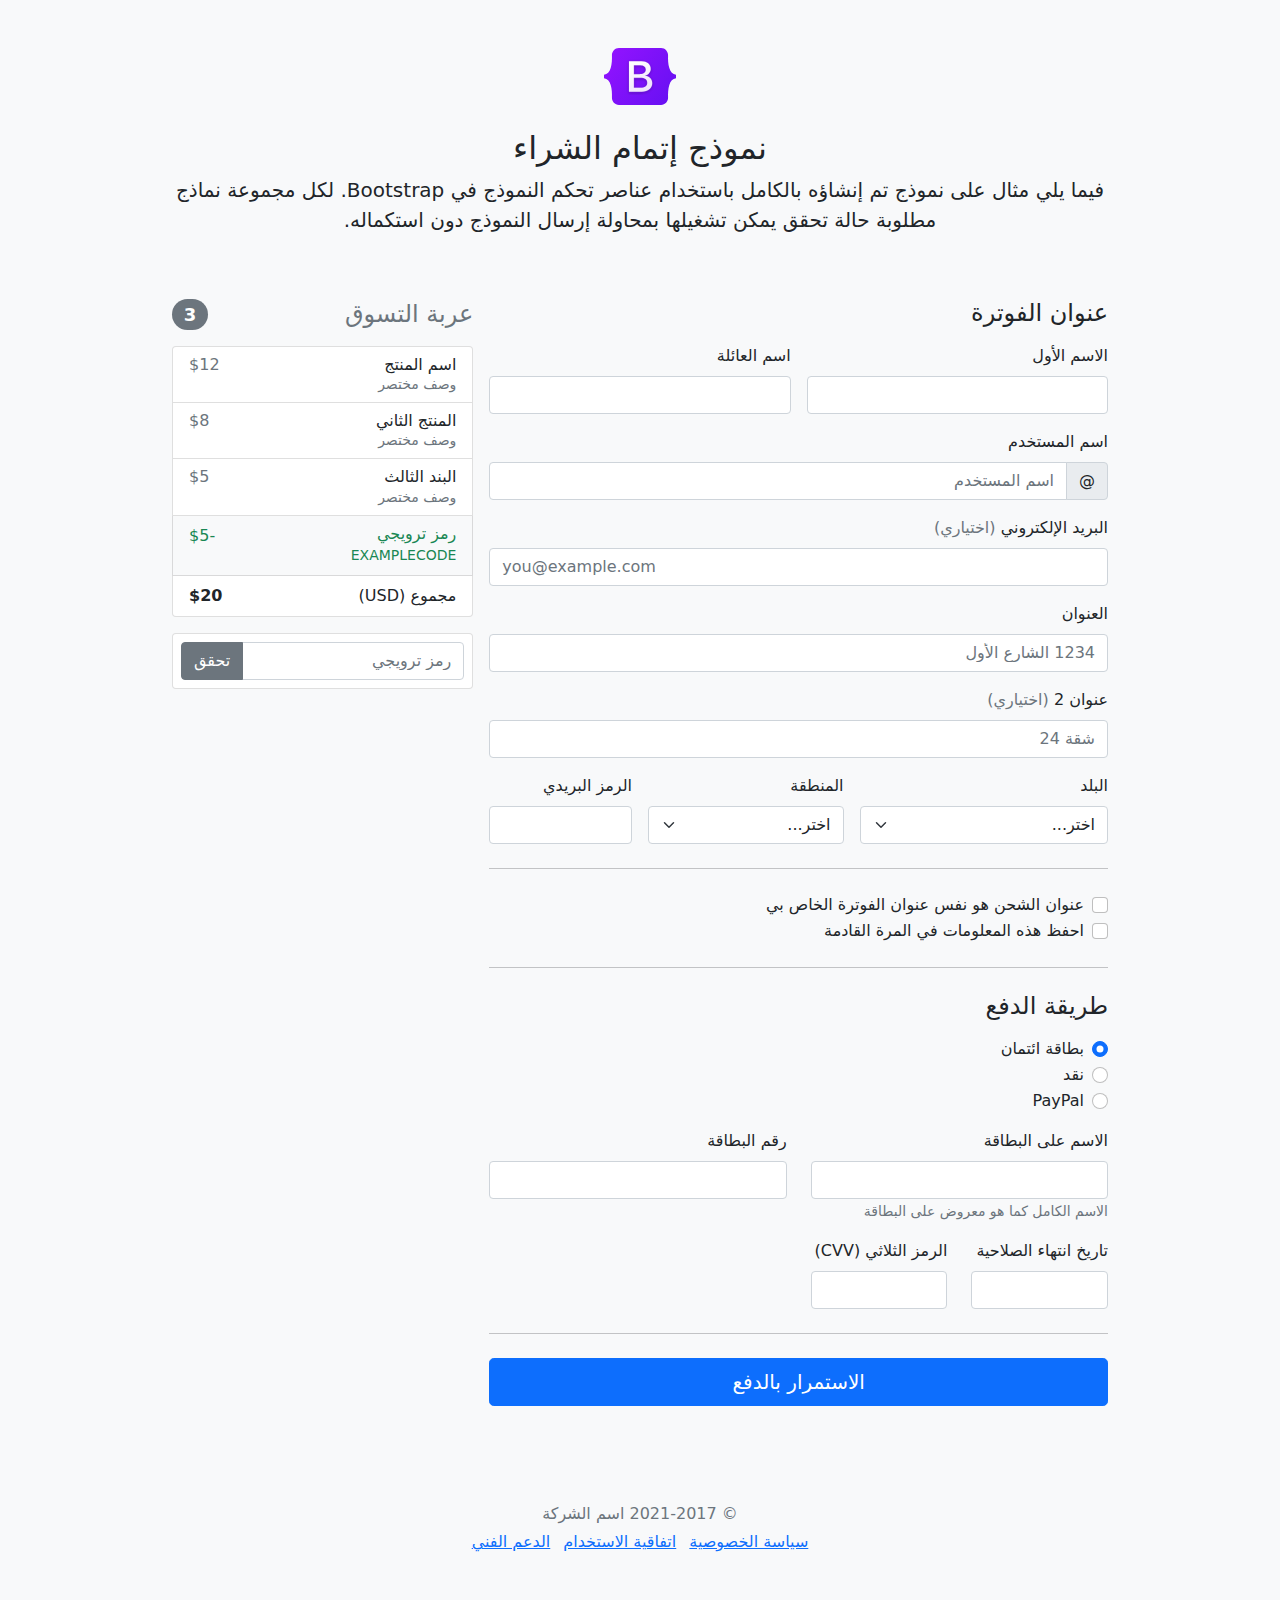
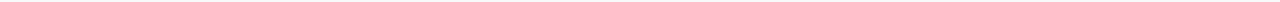
<file: bootstrap-5.0.2-examples/checkout-rtl/index.html>
<!doctype html>
<html lang="ar" dir="rtl">
  <head>
    <meta charset="utf-8">
    <meta name="viewport" content="width=device-width, initial-scale=1">
    <meta name="description" content="">
    <meta name="author" content="Mark Otto, Jacob Thornton, and Bootstrap contributors">
    <meta name="generator" content="Hugo 0.84.0">
    <title>مثال إتمام الشراء · Bootstrap v5.0</title>

    <link rel="canonical" href="https://getbootstrap.com/docs/5.0/examples/checkout-rtl/">

    

    <!-- Bootstrap core CSS -->
<link href="../assets/dist/css/bootstrap.rtl.min.css" rel="stylesheet">

    <style>
      .bd-placeholder-img {
        font-size: 1.125rem;
        text-anchor: middle;
        -webkit-user-select: none;
        -moz-user-select: none;
        user-select: none;
      }

      @media (min-width: 768px) {
        .bd-placeholder-img-lg {
          font-size: 3.5rem;
        }
      }
    </style>

    
    <!-- Custom styles for this template -->
    <link href="../checkout/form-validation.css" rel="stylesheet">
  </head>
  <body class="bg-light">
    
<div class="container">
  <main>
    <div class="py-5 text-center">
      <img class="d-block mx-auto mb-4" src="../assets/brand/bootstrap-logo.svg" alt="" width="72" height="57">
      <h2>نموذج إتمام الشراء</h2>
      <p class="lead">فيما يلي مثال على نموذج تم إنشاؤه بالكامل باستخدام عناصر تحكم النموذج في Bootstrap. لكل مجموعة نماذج مطلوبة حالة تحقق يمكن تشغيلها بمحاولة إرسال النموذج دون استكماله.</p>
    </div>

    <div class="row g-3">
      <div class="col-md-5 col-lg-4 order-md-last">
        <h4 class="d-flex justify-content-between align-items-center mb-3">
          <span class="text-muted">عربة التسوق</span>
          <span class="badge bg-secondary rounded-pill">3</span>
        </h4>
        <ul class="list-group mb-3">
          <li class="list-group-item d-flex justify-content-between lh-sm">
            <div>
              <h6 class="my-0">اسم المنتج</h6>
              <small class="text-muted">وصف مختصر</small>
            </div>
            <span class="text-muted">$12</span>
          </li>
          <li class="list-group-item d-flex justify-content-between lh-sm">
            <div>
              <h6 class="my-0">المنتج الثاني</h6>
              <small class="text-muted">وصف مختصر</small>
            </div>
            <span class="text-muted">$8</span>
          </li>
          <li class="list-group-item d-flex justify-content-between lh-sm">
            <div>
              <h6 class="my-0">البند الثالث</h6>
              <small class="text-muted">وصف مختصر</small>
            </div>
            <span class="text-muted">$5</span>
          </li>
          <li class="list-group-item d-flex justify-content-between bg-light">
            <div class="text-success">
              <h6 class="my-0">رمز ترويجي</h6>
              <small>EXAMPLECODE</small>
            </div>
            <span class="text-success">-$5</span>
          </li>
          <li class="list-group-item d-flex justify-content-between">
            <span>مجموع (USD)</span>
            <strong>$20</strong>
          </li>
        </ul>

        <form class="card p-2">
          <div class="input-group">
            <input type="text" class="form-control" placeholder="رمز ترويجي">
            <button type="submit" class="btn btn-secondary">تحقق</button>
          </div>
        </form>
      </div>
      <div class="col-md-7 col-lg-8">
        <h4 class="mb-3">عنوان الفوترة</h4>
        <form class="needs-validation" novalidate>
          <div class="row g-3">
            <div class="col-sm-6">
              <label for="firstName" class="form-label">الاسم الأول</label>
              <input type="text" class="form-control" id="firstName" placeholder="" value="" required>
              <div class="invalid-feedback">
                يرجى إدخال اسم أول صحيح.
              </div>
            </div>

            <div class="col-sm-6">
              <label for="lastName" class="form-label">اسم العائلة</label>
              <input type="text" class="form-control" id="lastName" placeholder="" value="" required>
              <div class="invalid-feedback">
                يرجى إدخال اسم عائلة صحيح.
              </div>
            </div>

            <div class="col-12">
              <label for="username" class="form-label">اسم المستخدم</label>
              <div class="input-group has-validation">
                <span class="input-group-text">@</span>
                <input type="text" class="form-control" id="username" placeholder="اسم المستخدم" required>
              <div class="invalid-feedback">
                اسم المستخدم الخاص بك مطلوب.
                </div>
              </div>
            </div>

            <div class="col-12">
              <label for="email" class="form-label">البريد الإلكتروني <span class="text-muted">(اختياري)</span></label>
              <input type="email" class="form-control" id="email" placeholder="you@example.com">
              <div class="invalid-feedback">
                يرجى إدخال عنوان بريد إلكتروني صحيح لتصلكم تحديثات الشحن.
              </div>
            </div>

            <div class="col-12">
              <label for="address" class="form-label">العنوان</label>
              <input type="text" class="form-control" id="address" placeholder="1234 الشارع الأول" required>
              <div class="invalid-feedback">
                يرجى إدخال عنوان الشحن الخاص بك.
              </div>
            </div>

            <div class="col-12">
              <label for="address2" class="form-label">عنوان 2 <span class="text-muted">(اختياري)</span></label>
              <input type="text" class="form-control" id="address2" placeholder="شقة 24">
            </div>

            <div class="col-md-5">
              <label for="country" class="form-label">البلد</label>
              <select class="form-select" id="country" required>
                <option value="">اختر...</option>
                <option>الولايات المتحدة الأمريكية</option>
              </select>
              <div class="invalid-feedback">
                يرجى اختيار بلد صحيح.
              </div>
            </div>

            <div class="col-md-4">
              <label for="state" class="form-label">المنطقة</label>
              <select class="form-select" id="state" required>
                <option value="">اختر...</option>
                <option>كاليفورنيا</option>
              </select>
              <div class="invalid-feedback">
                يرجى اختيار اسم منطقة صحيح.
              </div>
            </div>

            <div class="col-md-3">
              <label for="zip" class="form-label">الرمز البريدي</label>
              <input type="text" class="form-control" id="zip" placeholder="" required>
              <div class="invalid-feedback">
                الرمز البريدي مطلوب.
              </div>
            </div>
          </div>

          <hr class="my-4">

          <div class="form-check">
            <input type="checkbox" class="form-check-input" id="same-address">
            <label class="form-check-label" for="same-address">عنوان الشحن هو نفس عنوان الفوترة الخاص بي</label>
          </div>

          <div class="form-check">
            <input type="checkbox" class="form-check-input" id="save-info">
            <label class="form-check-label" for="save-info">احفظ هذه المعلومات في المرة القادمة</label>
          </div>

          <hr class="my-4">

          <h4 class="mb-3">طريقة الدفع</h4>

          <div class="my-3">
            <div class="form-check">
              <input id="credit" name="paymentMethod" type="radio" class="form-check-input" checked required>
              <label class="form-check-label" for="credit">بطاقة ائتمان</label>
            </div>
            <div class="form-check">
              <input id="cash" name="paymentMethod" type="radio" class="form-check-input" required>
              <label class="form-check-label" for="cash">نقد</label>
            </div>
            <div class="form-check">
              <input id="paypal" name="paymentMethod" type="radio" class="form-check-input" required>
              <label class="form-check-label" for="paypal">PayPal</label>
            </div>
          </div>

          <div class="row gy-3">
            <div class="col-md-6">
              <label for="cc-name" class="form-label">الاسم على البطاقة</label>
              <input type="text" class="form-control" id="cc-name" placeholder="" required>
              <small class="text-muted">الاسم الكامل كما هو معروض على البطاقة</small>
              <div class="invalid-feedback">
                الاسم على البطاقة مطلوب
              </div>
            </div>

            <div class="col-md-6">
              <label for="cc-number" class="form-label">رقم البطاقة</label>
              <input type="text" class="form-control" id="cc-number" placeholder="" required>
              <div class="invalid-feedback">
                رقم بطاقة الائتمان مطلوب
              </div>
            </div>

            <div class="col-md-3">
              <label for="cc-expiration" class="form-label">تاريخ انتهاء الصلاحية</label>
              <input type="text" class="form-control" id="cc-expiration" placeholder="" required>
              <div class="invalid-feedback">
                تاريخ انتهاء الصلاحية مطلوب
              </div>
            </div>

            <div class="col-md-3">
              <label for="cc-cvv" class="form-label">الرمز الثلاثي (CVV)</label>
              <input type="text" class="form-control" id="cc-cvv" placeholder="" required>
              <div class="invalid-feedback">
                رمز الحماية مطلوب
              </div>
            </div>
          </div>

          <hr class="my-4">

          <button class="w-100 btn btn-primary btn-lg" type="submit">الاستمرار بالدفع</button>
        </form>
      </div>
    </div>
  </main>
  <footer class="my-5 pt-5 text-muted text-center text-small">
    <p class="mb-1">&copy; 2021-2017 اسم الشركة</p>
    <ul class="list-inline">
      <li class="list-inline-item"><a href="#">سياسة الخصوصية</a></li>
      <li class="list-inline-item"><a href="#">اتفاقية الاستخدام</a></li>
      <li class="list-inline-item"><a href="#">الدعم الفني</a></li>
    </ul>
  </footer>
</div>


    <script src="../assets/dist/js/bootstrap.bundle.min.js"></script>

      <script src="../checkout/form-validation.js"></script>
  </body>
</html>
</file>
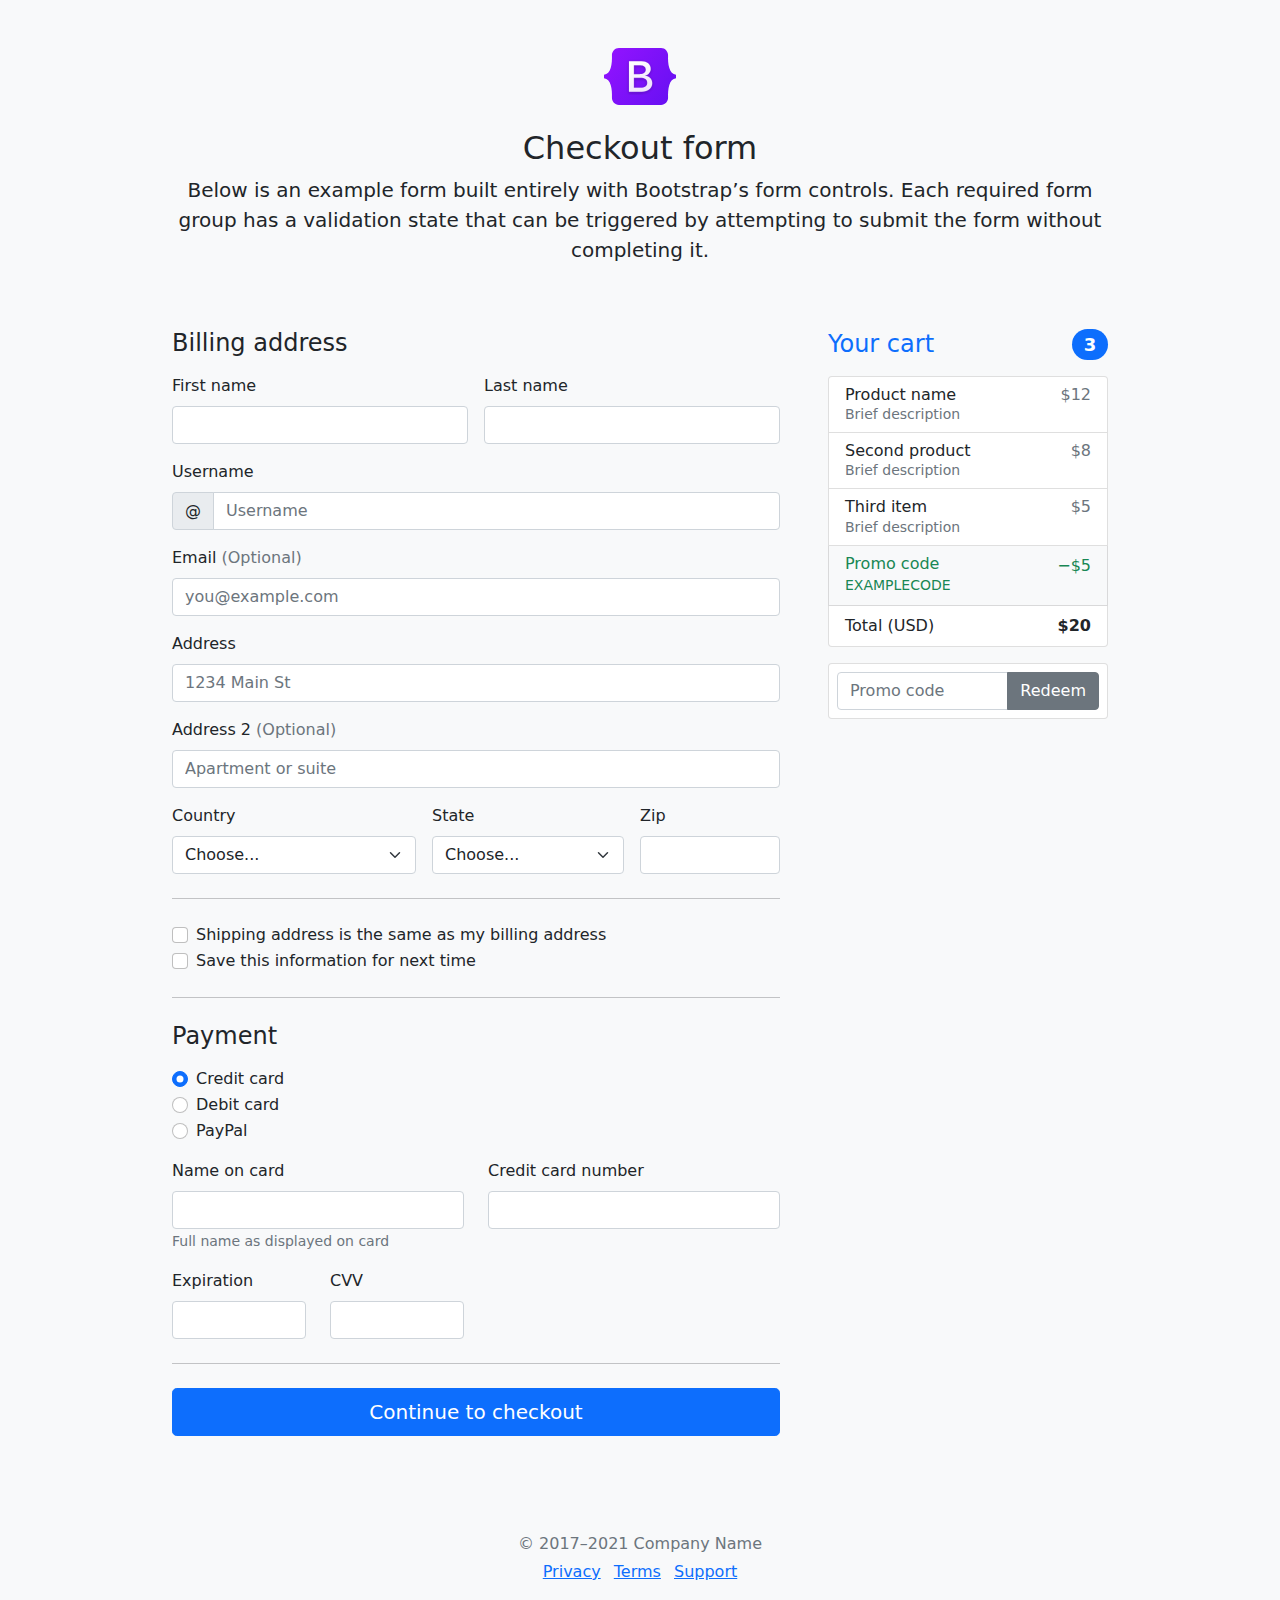
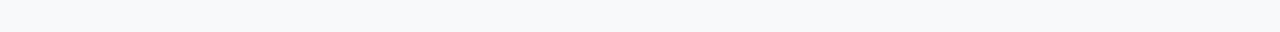
<file: bootstrap-5.0.2-examples/checkout/index.html>
<!doctype html>
<html lang="en">
  <head>
    <meta charset="utf-8">
    <meta name="viewport" content="width=device-width, initial-scale=1">
    <meta name="description" content="">
    <meta name="author" content="Mark Otto, Jacob Thornton, and Bootstrap contributors">
    <meta name="generator" content="Hugo 0.84.0">
    <title>Checkout example · Bootstrap v5.0</title>

    <link rel="canonical" href="https://getbootstrap.com/docs/5.0/examples/checkout/">

    

    <!-- Bootstrap core CSS -->
<link href="../assets/dist/css/bootstrap.min.css" rel="stylesheet">

    <style>
      .bd-placeholder-img {
        font-size: 1.125rem;
        text-anchor: middle;
        -webkit-user-select: none;
        -moz-user-select: none;
        user-select: none;
      }

      @media (min-width: 768px) {
        .bd-placeholder-img-lg {
          font-size: 3.5rem;
        }
      }
    </style>

    
    <!-- Custom styles for this template -->
    <link href="form-validation.css" rel="stylesheet">
  </head>
  <body class="bg-light">
    
<div class="container">
  <main>
    <div class="py-5 text-center">
      <img class="d-block mx-auto mb-4" src="../assets/brand/bootstrap-logo.svg" alt="" width="72" height="57">
      <h2>Checkout form</h2>
      <p class="lead">Below is an example form built entirely with Bootstrap’s form controls. Each required form group has a validation state that can be triggered by attempting to submit the form without completing it.</p>
    </div>

    <div class="row g-5">
      <div class="col-md-5 col-lg-4 order-md-last">
        <h4 class="d-flex justify-content-between align-items-center mb-3">
          <span class="text-primary">Your cart</span>
          <span class="badge bg-primary rounded-pill">3</span>
        </h4>
        <ul class="list-group mb-3">
          <li class="list-group-item d-flex justify-content-between lh-sm">
            <div>
              <h6 class="my-0">Product name</h6>
              <small class="text-muted">Brief description</small>
            </div>
            <span class="text-muted">$12</span>
          </li>
          <li class="list-group-item d-flex justify-content-between lh-sm">
            <div>
              <h6 class="my-0">Second product</h6>
              <small class="text-muted">Brief description</small>
            </div>
            <span class="text-muted">$8</span>
          </li>
          <li class="list-group-item d-flex justify-content-between lh-sm">
            <div>
              <h6 class="my-0">Third item</h6>
              <small class="text-muted">Brief description</small>
            </div>
            <span class="text-muted">$5</span>
          </li>
          <li class="list-group-item d-flex justify-content-between bg-light">
            <div class="text-success">
              <h6 class="my-0">Promo code</h6>
              <small>EXAMPLECODE</small>
            </div>
            <span class="text-success">−$5</span>
          </li>
          <li class="list-group-item d-flex justify-content-between">
            <span>Total (USD)</span>
            <strong>$20</strong>
          </li>
        </ul>

        <form class="card p-2">
          <div class="input-group">
            <input type="text" class="form-control" placeholder="Promo code">
            <button type="submit" class="btn btn-secondary">Redeem</button>
          </div>
        </form>
      </div>
      <div class="col-md-7 col-lg-8">
        <h4 class="mb-3">Billing address</h4>
        <form class="needs-validation" novalidate>
          <div class="row g-3">
            <div class="col-sm-6">
              <label for="firstName" class="form-label">First name</label>
              <input type="text" class="form-control" id="firstName" placeholder="" value="" required>
              <div class="invalid-feedback">
                Valid first name is required.
              </div>
            </div>

            <div class="col-sm-6">
              <label for="lastName" class="form-label">Last name</label>
              <input type="text" class="form-control" id="lastName" placeholder="" value="" required>
              <div class="invalid-feedback">
                Valid last name is required.
              </div>
            </div>

            <div class="col-12">
              <label for="username" class="form-label">Username</label>
              <div class="input-group has-validation">
                <span class="input-group-text">@</span>
                <input type="text" class="form-control" id="username" placeholder="Username" required>
              <div class="invalid-feedback">
                  Your username is required.
                </div>
              </div>
            </div>

            <div class="col-12">
              <label for="email" class="form-label">Email <span class="text-muted">(Optional)</span></label>
              <input type="email" class="form-control" id="email" placeholder="you@example.com">
              <div class="invalid-feedback">
                Please enter a valid email address for shipping updates.
              </div>
            </div>

            <div class="col-12">
              <label for="address" class="form-label">Address</label>
              <input type="text" class="form-control" id="address" placeholder="1234 Main St" required>
              <div class="invalid-feedback">
                Please enter your shipping address.
              </div>
            </div>

            <div class="col-12">
              <label for="address2" class="form-label">Address 2 <span class="text-muted">(Optional)</span></label>
              <input type="text" class="form-control" id="address2" placeholder="Apartment or suite">
            </div>

            <div class="col-md-5">
              <label for="country" class="form-label">Country</label>
              <select class="form-select" id="country" required>
                <option value="">Choose...</option>
                <option>United States</option>
              </select>
              <div class="invalid-feedback">
                Please select a valid country.
              </div>
            </div>

            <div class="col-md-4">
              <label for="state" class="form-label">State</label>
              <select class="form-select" id="state" required>
                <option value="">Choose...</option>
                <option>California</option>
              </select>
              <div class="invalid-feedback">
                Please provide a valid state.
              </div>
            </div>

            <div class="col-md-3">
              <label for="zip" class="form-label">Zip</label>
              <input type="text" class="form-control" id="zip" placeholder="" required>
              <div class="invalid-feedback">
                Zip code required.
              </div>
            </div>
          </div>

          <hr class="my-4">

          <div class="form-check">
            <input type="checkbox" class="form-check-input" id="same-address">
            <label class="form-check-label" for="same-address">Shipping address is the same as my billing address</label>
          </div>

          <div class="form-check">
            <input type="checkbox" class="form-check-input" id="save-info">
            <label class="form-check-label" for="save-info">Save this information for next time</label>
          </div>

          <hr class="my-4">

          <h4 class="mb-3">Payment</h4>

          <div class="my-3">
            <div class="form-check">
              <input id="credit" name="paymentMethod" type="radio" class="form-check-input" checked required>
              <label class="form-check-label" for="credit">Credit card</label>
            </div>
            <div class="form-check">
              <input id="debit" name="paymentMethod" type="radio" class="form-check-input" required>
              <label class="form-check-label" for="debit">Debit card</label>
            </div>
            <div class="form-check">
              <input id="paypal" name="paymentMethod" type="radio" class="form-check-input" required>
              <label class="form-check-label" for="paypal">PayPal</label>
            </div>
          </div>

          <div class="row gy-3">
            <div class="col-md-6">
              <label for="cc-name" class="form-label">Name on card</label>
              <input type="text" class="form-control" id="cc-name" placeholder="" required>
              <small class="text-muted">Full name as displayed on card</small>
              <div class="invalid-feedback">
                Name on card is required
              </div>
            </div>

            <div class="col-md-6">
              <label for="cc-number" class="form-label">Credit card number</label>
              <input type="text" class="form-control" id="cc-number" placeholder="" required>
              <div class="invalid-feedback">
                Credit card number is required
              </div>
            </div>

            <div class="col-md-3">
              <label for="cc-expiration" class="form-label">Expiration</label>
              <input type="text" class="form-control" id="cc-expiration" placeholder="" required>
              <div class="invalid-feedback">
                Expiration date required
              </div>
            </div>

            <div class="col-md-3">
              <label for="cc-cvv" class="form-label">CVV</label>
              <input type="text" class="form-control" id="cc-cvv" placeholder="" required>
              <div class="invalid-feedback">
                Security code required
              </div>
            </div>
          </div>

          <hr class="my-4">

          <button class="w-100 btn btn-primary btn-lg" type="submit">Continue to checkout</button>
        </form>
      </div>
    </div>
  </main>

  <footer class="my-5 pt-5 text-muted text-center text-small">
    <p class="mb-1">&copy; 2017–2021 Company Name</p>
    <ul class="list-inline">
      <li class="list-inline-item"><a href="#">Privacy</a></li>
      <li class="list-inline-item"><a href="#">Terms</a></li>
      <li class="list-inline-item"><a href="#">Support</a></li>
    </ul>
  </footer>
</div>


    <script src="../assets/dist/js/bootstrap.bundle.min.js"></script>

      <script src="form-validation.js"></script>
  </body>
</html>
</file>
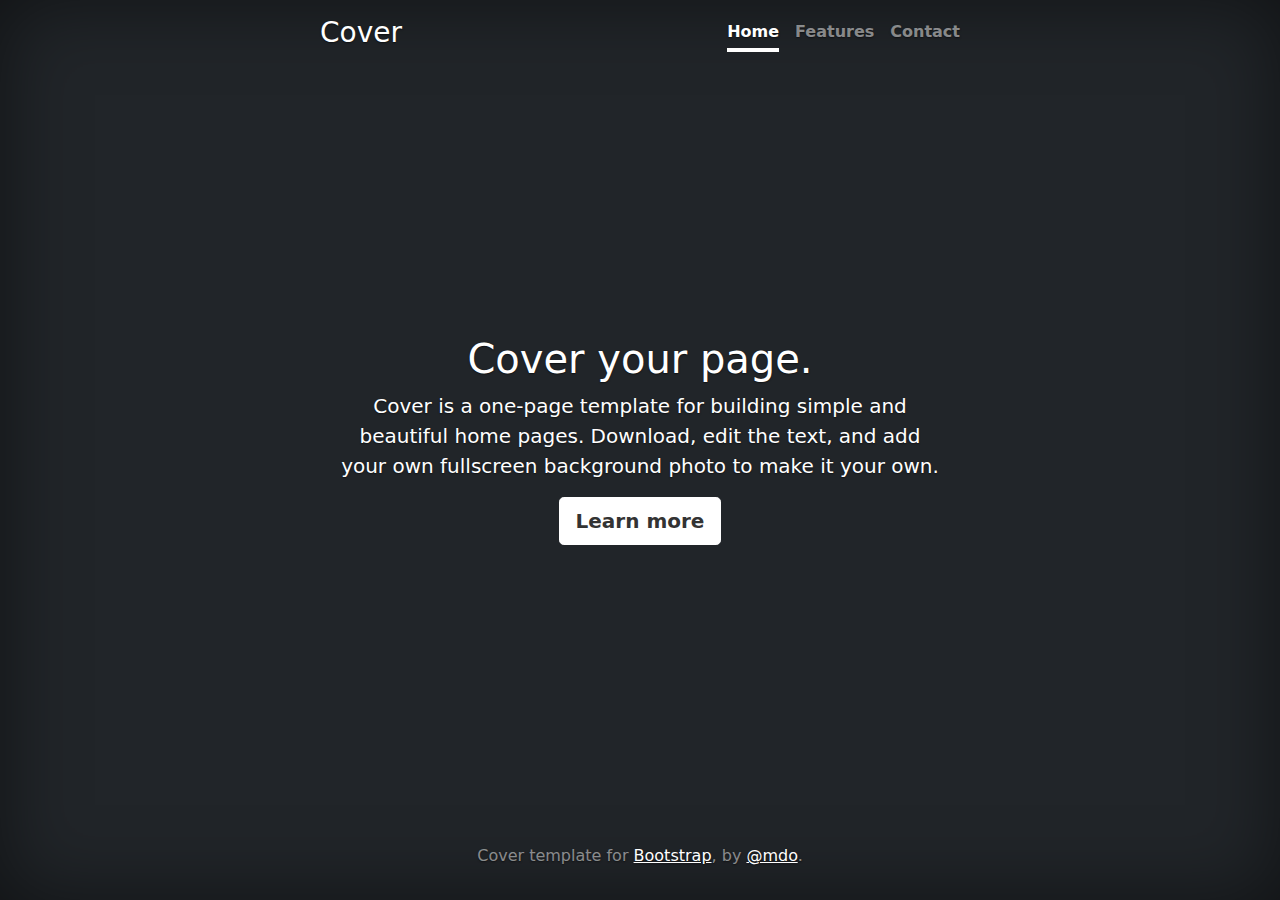
<file: bootstrap-5.0.2-examples/cover/index.html>
<!doctype html>
<html lang="en" class="h-100">
  <head>
    <meta charset="utf-8">
    <meta name="viewport" content="width=device-width, initial-scale=1">
    <meta name="description" content="">
    <meta name="author" content="Mark Otto, Jacob Thornton, and Bootstrap contributors">
    <meta name="generator" content="Hugo 0.84.0">
    <title>Cover Template · Bootstrap v5.0</title>

    <link rel="canonical" href="https://getbootstrap.com/docs/5.0/examples/cover/">

    

    <!-- Bootstrap core CSS -->
<link href="../assets/dist/css/bootstrap.min.css" rel="stylesheet">

    <style>
      .bd-placeholder-img {
        font-size: 1.125rem;
        text-anchor: middle;
        -webkit-user-select: none;
        -moz-user-select: none;
        user-select: none;
      }

      @media (min-width: 768px) {
        .bd-placeholder-img-lg {
          font-size: 3.5rem;
        }
      }
    </style>

    
    <!-- Custom styles for this template -->
    <link href="cover.css" rel="stylesheet">
  </head>
  <body class="d-flex h-100 text-center text-white bg-dark">
    
<div class="cover-container d-flex w-100 h-100 p-3 mx-auto flex-column">
  <header class="mb-auto">
    <div>
      <h3 class="float-md-start mb-0">Cover</h3>
      <nav class="nav nav-masthead justify-content-center float-md-end">
        <a class="nav-link active" aria-current="page" href="#">Home</a>
        <a class="nav-link" href="#">Features</a>
        <a class="nav-link" href="#">Contact</a>
      </nav>
    </div>
  </header>

  <main class="px-3">
    <h1>Cover your page.</h1>
    <p class="lead">Cover is a one-page template for building simple and beautiful home pages. Download, edit the text, and add your own fullscreen background photo to make it your own.</p>
    <p class="lead">
      <a href="#" class="btn btn-lg btn-secondary fw-bold border-white bg-white">Learn more</a>
    </p>
  </main>

  <footer class="mt-auto text-white-50">
    <p>Cover template for <a href="https://getbootstrap.com/" class="text-white">Bootstrap</a>, by <a href="https://twitter.com/mdo" class="text-white">@mdo</a>.</p>
  </footer>
</div>


    
  </body>
</html>
</file>
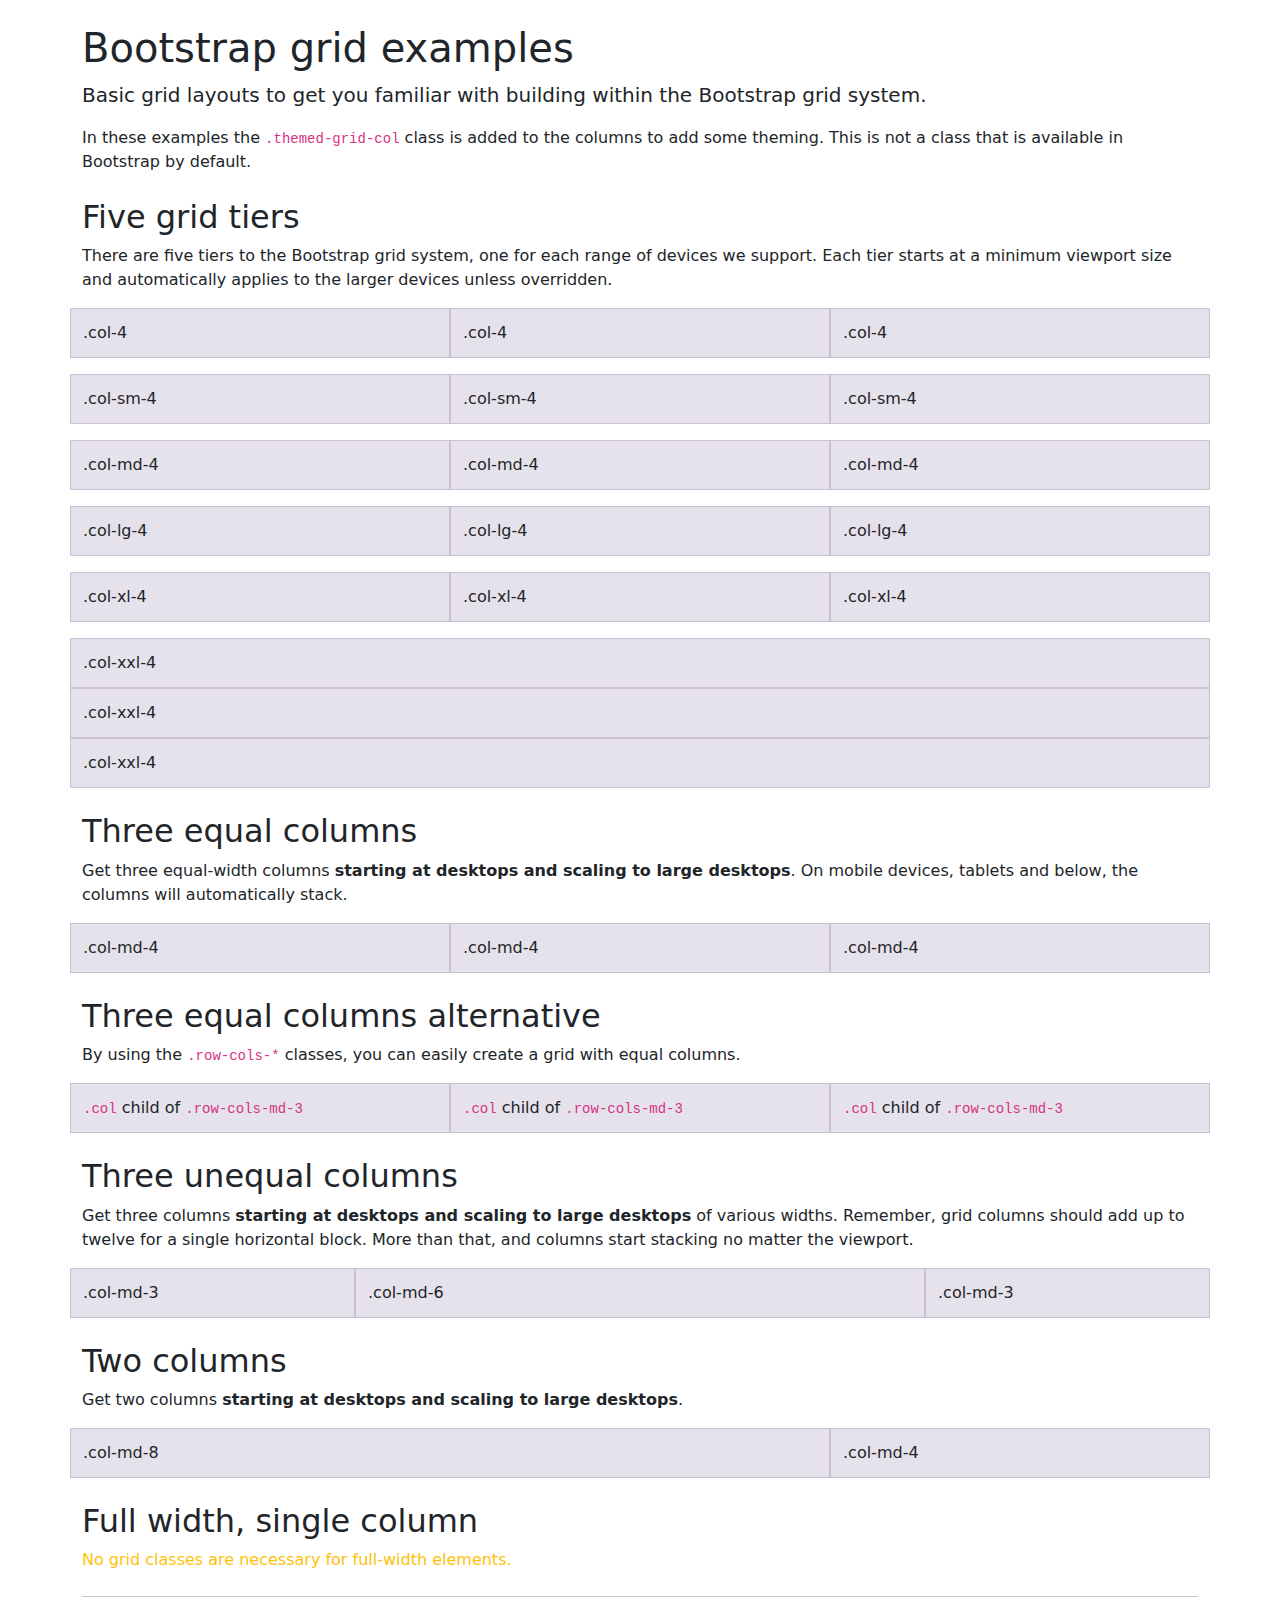
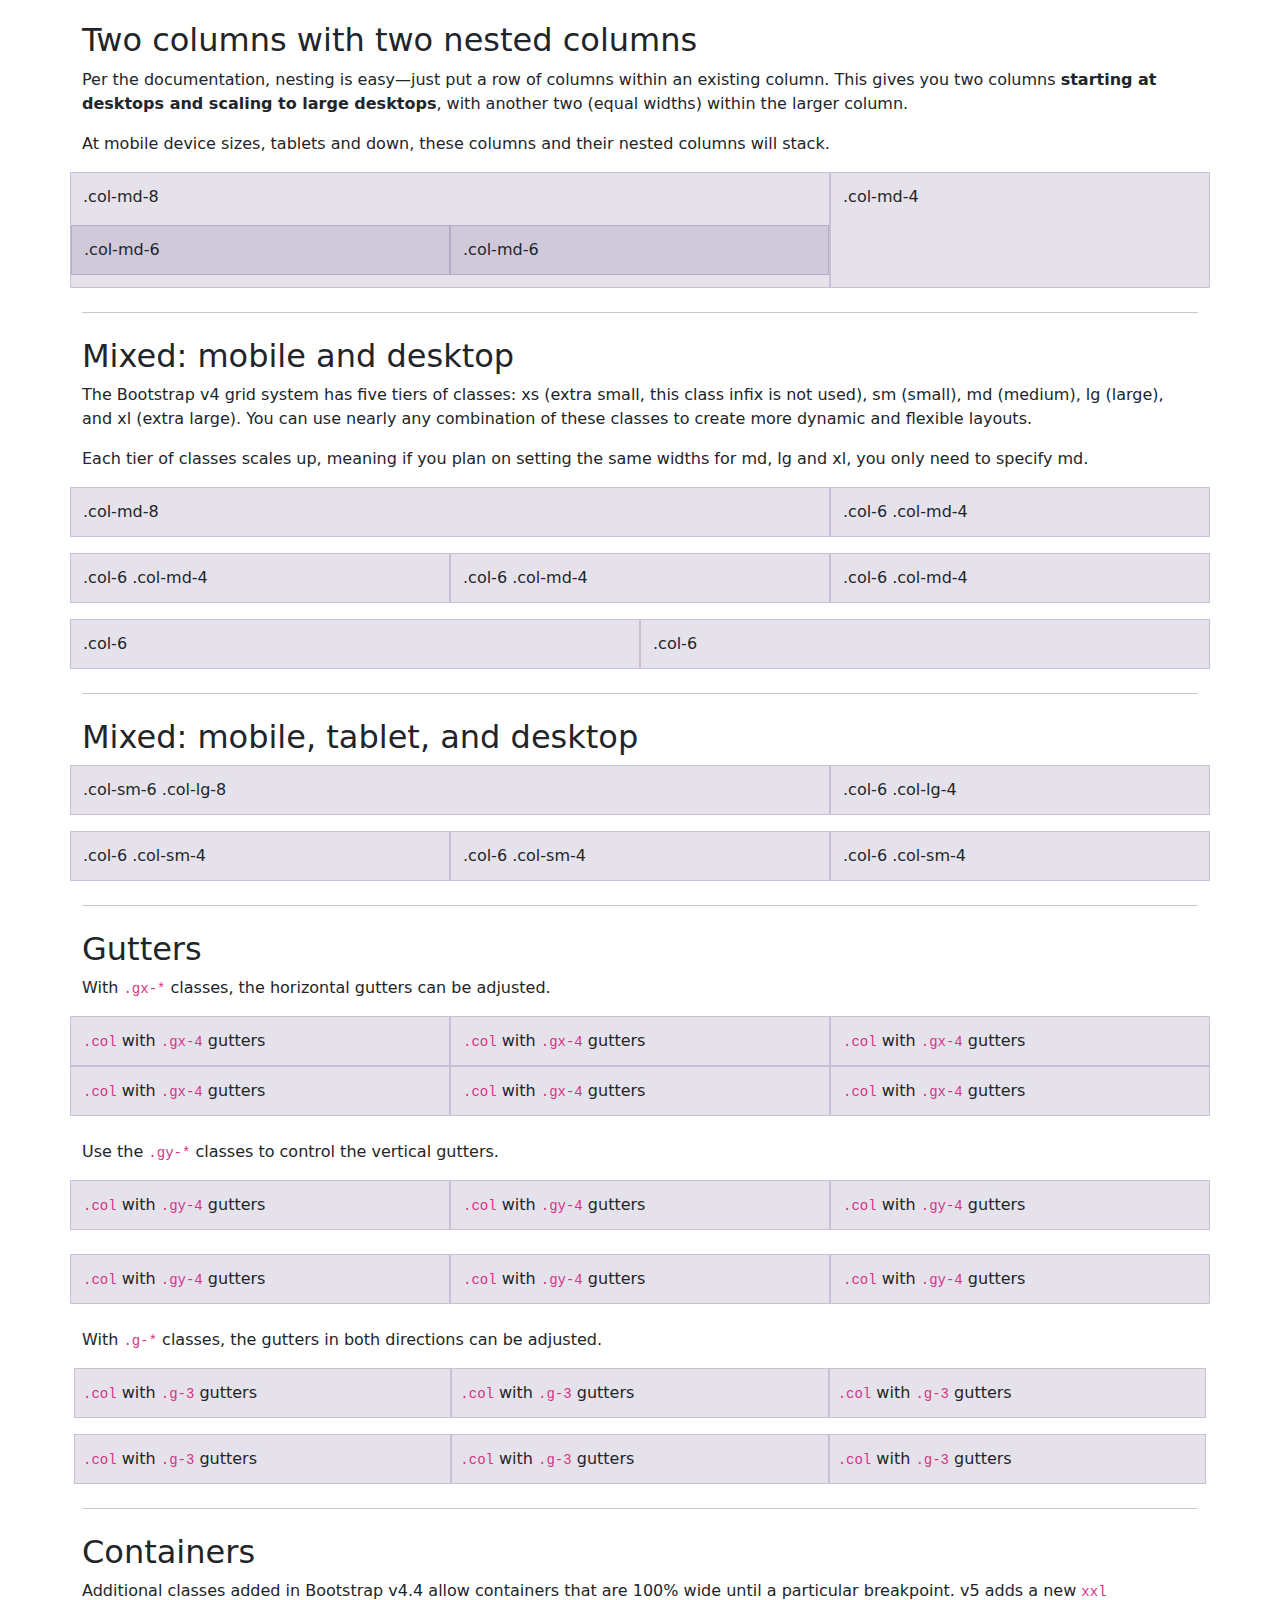
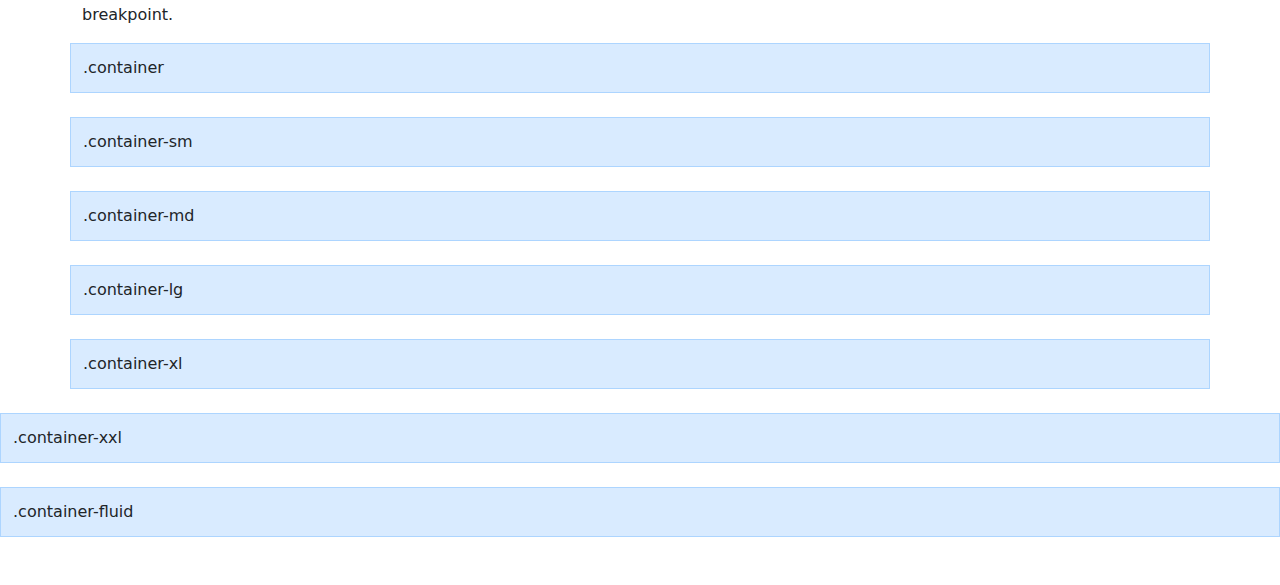
<file: bootstrap-5.0.2-examples/grid/index.html>
<!doctype html>
<html lang="en">
  <head>
    <meta charset="utf-8">
    <meta name="viewport" content="width=device-width, initial-scale=1">
    <meta name="description" content="">
    <meta name="author" content="Mark Otto, Jacob Thornton, and Bootstrap contributors">
    <meta name="generator" content="Hugo 0.84.0">
    <title>Grid Template · Bootstrap v5.0</title>

    <link rel="canonical" href="https://getbootstrap.com/docs/5.0/examples/grid/">

    

    <!-- Bootstrap core CSS -->
<link href="../assets/dist/css/bootstrap.min.css" rel="stylesheet">

    <style>
      .bd-placeholder-img {
        font-size: 1.125rem;
        text-anchor: middle;
        -webkit-user-select: none;
        -moz-user-select: none;
        user-select: none;
      }

      @media (min-width: 768px) {
        .bd-placeholder-img-lg {
          font-size: 3.5rem;
        }
      }
    </style>

    
    <!-- Custom styles for this template -->
    <link href="grid.css" rel="stylesheet">
  </head>
  <body class="py-4">
    
<main>
  <div class="container">

    <h1>Bootstrap grid examples</h1>
    <p class="lead">Basic grid layouts to get you familiar with building within the Bootstrap grid system.</p>
    <p>In these examples the <code>.themed-grid-col</code> class is added to the columns to add some theming. This is not a class that is available in Bootstrap by default.</p>

    <h2 class="mt-4">Five grid tiers</h2>
    <p>There are five tiers to the Bootstrap grid system, one for each range of devices we support. Each tier starts at a minimum viewport size and automatically applies to the larger devices unless overridden.</p>

    <div class="row mb-3">
      <div class="col-4 themed-grid-col">.col-4</div>
      <div class="col-4 themed-grid-col">.col-4</div>
      <div class="col-4 themed-grid-col">.col-4</div>
    </div>

    <div class="row mb-3">
      <div class="col-sm-4 themed-grid-col">.col-sm-4</div>
      <div class="col-sm-4 themed-grid-col">.col-sm-4</div>
      <div class="col-sm-4 themed-grid-col">.col-sm-4</div>
    </div>

    <div class="row mb-3">
      <div class="col-md-4 themed-grid-col">.col-md-4</div>
      <div class="col-md-4 themed-grid-col">.col-md-4</div>
      <div class="col-md-4 themed-grid-col">.col-md-4</div>
    </div>

    <div class="row mb-3">
      <div class="col-lg-4 themed-grid-col">.col-lg-4</div>
      <div class="col-lg-4 themed-grid-col">.col-lg-4</div>
      <div class="col-lg-4 themed-grid-col">.col-lg-4</div>
    </div>

    <div class="row mb-3">
      <div class="col-xl-4 themed-grid-col">.col-xl-4</div>
      <div class="col-xl-4 themed-grid-col">.col-xl-4</div>
      <div class="col-xl-4 themed-grid-col">.col-xl-4</div>
    </div>

    <div class="row mb-3">
      <div class="col-xxl-4 themed-grid-col">.col-xxl-4</div>
      <div class="col-xxl-4 themed-grid-col">.col-xxl-4</div>
      <div class="col-xxl-4 themed-grid-col">.col-xxl-4</div>
    </div>

    <h2 class="mt-4">Three equal columns</h2>
    <p>Get three equal-width columns <strong>starting at desktops and scaling to large desktops</strong>. On mobile devices, tablets and below, the columns will automatically stack.</p>
    <div class="row mb-3">
      <div class="col-md-4 themed-grid-col">.col-md-4</div>
      <div class="col-md-4 themed-grid-col">.col-md-4</div>
      <div class="col-md-4 themed-grid-col">.col-md-4</div>
    </div>

    <h2 class="mt-4">Three equal columns alternative</h2>
    <p>By using the <code>.row-cols-*</code> classes, you can easily create a grid with equal columns.</p>
    <div class="row row-cols-md-3 mb-3">
      <div class="col themed-grid-col"><code>.col</code> child of <code>.row-cols-md-3</code></div>
      <div class="col themed-grid-col"><code>.col</code> child of <code>.row-cols-md-3</code></div>
      <div class="col themed-grid-col"><code>.col</code> child of <code>.row-cols-md-3</code></div>
    </div>

    <h2 class="mt-4">Three unequal columns</h2>
    <p>Get three columns <strong>starting at desktops and scaling to large desktops</strong> of various widths. Remember, grid columns should add up to twelve for a single horizontal block. More than that, and columns start stacking no matter the viewport.</p>
    <div class="row mb-3">
      <div class="col-md-3 themed-grid-col">.col-md-3</div>
      <div class="col-md-6 themed-grid-col">.col-md-6</div>
      <div class="col-md-3 themed-grid-col">.col-md-3</div>
    </div>

    <h2 class="mt-4">Two columns</h2>
    <p>Get two columns <strong>starting at desktops and scaling to large desktops</strong>.</p>
    <div class="row mb-3">
      <div class="col-md-8 themed-grid-col">.col-md-8</div>
      <div class="col-md-4 themed-grid-col">.col-md-4</div>
    </div>

    <h2 class="mt-4">Full width, single column</h2>
    <p class="text-warning">
      No grid classes are necessary for full-width elements.
    </p>

    <hr class="my-4">

    <h2 class="mt-4">Two columns with two nested columns</h2>
    <p>Per the documentation, nesting is easy—just put a row of columns within an existing column. This gives you two columns <strong>starting at desktops and scaling to large desktops</strong>, with another two (equal widths) within the larger column.</p>
    <p>At mobile device sizes, tablets and down, these columns and their nested columns will stack.</p>
    <div class="row mb-3">
      <div class="col-md-8 themed-grid-col">
        <div class="pb-3">
          .col-md-8
        </div>
        <div class="row">
          <div class="col-md-6 themed-grid-col">.col-md-6</div>
          <div class="col-md-6 themed-grid-col">.col-md-6</div>
        </div>
      </div>
      <div class="col-md-4 themed-grid-col">.col-md-4</div>
    </div>

    <hr class="my-4">

    <h2 class="mt-4">Mixed: mobile and desktop</h2>
    <p>The Bootstrap v4 grid system has five tiers of classes: xs (extra small, this class infix is not used), sm (small), md (medium), lg (large), and xl (extra large). You can use nearly any combination of these classes to create more dynamic and flexible layouts.</p>
    <p>Each tier of classes scales up, meaning if you plan on setting the same widths for md, lg and xl, you only need to specify md.</p>
    <div class="row mb-3">
      <div class="col-md-8 themed-grid-col">.col-md-8</div>
      <div class="col-6 col-md-4 themed-grid-col">.col-6 .col-md-4</div>
    </div>
    <div class="row mb-3">
      <div class="col-6 col-md-4 themed-grid-col">.col-6 .col-md-4</div>
      <div class="col-6 col-md-4 themed-grid-col">.col-6 .col-md-4</div>
      <div class="col-6 col-md-4 themed-grid-col">.col-6 .col-md-4</div>
    </div>
    <div class="row mb-3">
      <div class="col-6 themed-grid-col">.col-6</div>
      <div class="col-6 themed-grid-col">.col-6</div>
    </div>

    <hr class="my-4">

    <h2 class="mt-4">Mixed: mobile, tablet, and desktop</h2>
    <div class="row mb-3">
      <div class="col-sm-6 col-lg-8 themed-grid-col">.col-sm-6 .col-lg-8</div>
      <div class="col-6 col-lg-4 themed-grid-col">.col-6 .col-lg-4</div>
    </div>
    <div class="row mb-3">
      <div class="col-6 col-sm-4 themed-grid-col">.col-6 .col-sm-4</div>
      <div class="col-6 col-sm-4 themed-grid-col">.col-6 .col-sm-4</div>
      <div class="col-6 col-sm-4 themed-grid-col">.col-6 .col-sm-4</div>
    </div>

    <hr class="my-4">

    <h2 class="mt-4">Gutters</h2>
    <p>With <code>.gx-*</code> classes, the horizontal gutters can be adjusted.</p>
    <div class="row row-cols-1 row-cols-md-3 gx-4">
      <div class="col themed-grid-col"><code>.col</code> with <code>.gx-4</code> gutters</div>
      <div class="col themed-grid-col"><code>.col</code> with <code>.gx-4</code> gutters</div>
      <div class="col themed-grid-col"><code>.col</code> with <code>.gx-4</code> gutters</div>
      <div class="col themed-grid-col"><code>.col</code> with <code>.gx-4</code> gutters</div>
      <div class="col themed-grid-col"><code>.col</code> with <code>.gx-4</code> gutters</div>
      <div class="col themed-grid-col"><code>.col</code> with <code>.gx-4</code> gutters</div>
    </div>
    <p class="mt-4">Use the <code>.gy-*</code> classes to control the vertical gutters.</p>
    <div class="row row-cols-1 row-cols-md-3 gy-4">
      <div class="col themed-grid-col"><code>.col</code> with <code>.gy-4</code> gutters</div>
      <div class="col themed-grid-col"><code>.col</code> with <code>.gy-4</code> gutters</div>
      <div class="col themed-grid-col"><code>.col</code> with <code>.gy-4</code> gutters</div>
      <div class="col themed-grid-col"><code>.col</code> with <code>.gy-4</code> gutters</div>
      <div class="col themed-grid-col"><code>.col</code> with <code>.gy-4</code> gutters</div>
      <div class="col themed-grid-col"><code>.col</code> with <code>.gy-4</code> gutters</div>
    </div>
    <p class="mt-4">With <code>.g-*</code> classes, the gutters in both directions can be adjusted.</p>
    <div class="row row-cols-1 row-cols-md-3 g-3">
      <div class="col themed-grid-col"><code>.col</code> with <code>.g-3</code> gutters</div>
      <div class="col themed-grid-col"><code>.col</code> with <code>.g-3</code> gutters</div>
      <div class="col themed-grid-col"><code>.col</code> with <code>.g-3</code> gutters</div>
      <div class="col themed-grid-col"><code>.col</code> with <code>.g-3</code> gutters</div>
      <div class="col themed-grid-col"><code>.col</code> with <code>.g-3</code> gutters</div>
      <div class="col themed-grid-col"><code>.col</code> with <code>.g-3</code> gutters</div>
    </div>
  </div>

  <div class="container" id="containers">
    <hr class="my-4">

    <h2 class="mt-4">Containers</h2>
    <p>Additional classes added in Bootstrap v4.4 allow containers that are 100% wide until a particular breakpoint. v5 adds a new <code>xxl</code> breakpoint.</p>
  </div>

  <div class="container themed-container">.container</div>
  <div class="container-sm themed-container">.container-sm</div>
  <div class="container-md themed-container">.container-md</div>
  <div class="container-lg themed-container">.container-lg</div>
  <div class="container-xl themed-container">.container-xl</div>
  <div class="container-xxl themed-container">.container-xxl</div>
  <div class="container-fluid themed-container">.container-fluid</div>
</main>


    
  </body>
</html>
</file>
<file: bootstrap-5.0.2-examples/blog/blog.rtl.css>
/* stylelint-disable selector-list-comma-newline-after */

.blog-header {
  line-height: 1;
  border-bottom: 1px solid #e5e5e5;
}

.blog-header-logo {
  font-family: Amiri, Georgia, "Times New Roman", serif;
  font-size: 2.25rem;
}

.blog-header-logo:hover {
  text-decoration: none;
}

h1, h2, h3, h4, h5, h6 {
  font-family: Amiri, Georgia, "Times New Roman", serif;
}

.display-4 {
  font-size: 2.5rem;
}
@media (min-width: 768px) {
  .display-4 {
    font-size: 3rem;
  }
}

.nav-scroller {
  position: relative;
  z-index: 2;
  height: 2.75rem;
  overflow-y: hidden;
}

.nav-scroller .nav {
  display: flex;
  flex-wrap: nowrap;
  padding-bottom: 1rem;
  margin-top: -1px;
  overflow-x: auto;
  text-align: center;
  white-space: nowrap;
  -webkit-overflow-scrolling: touch;
}

.nav-scroller .nav-link {
  padding-top: .75rem;
  padding-bottom: .75rem;
  font-size: .875rem;
}

.card-img-right {
  height: 100%;
  border-radius: 3px 0 0 3px;
}

.flex-auto {
  flex: 0 0 auto;
}

.h-250 { height: 250px; }
@media (min-width: 768px) {
  .h-md-250 { height: 250px; }
}

/* Pagination */
.blog-pagination {
  margin-bottom: 4rem;
}
.blog-pagination > .btn {
  border-radius: 2rem;
}

/*
 * Blog posts
 */
.blog-post {
  margin-bottom: 4rem;
}
.blog-post-title {
  margin-bottom: .25rem;
  font-size: 2.5rem;
}
.blog-post-meta {
  margin-bottom: 1.25rem;
  color: #727272;
}

/*
 * Footer
 */
.blog-footer {
  padding: 2.5rem 0;
  color: #727272;
  text-align: center;
  background-color: #f9f9f9;
  border-top: .05rem solid #e5e5e5;
}
.blog-footer p:last-child {
  margin-bottom: 0;
}
</file>
<file: bootstrap-5.0.2-examples/blog/blog.css>
/* stylelint-disable selector-list-comma-newline-after */

.blog-header {
  line-height: 1;
  border-bottom: 1px solid #e5e5e5;
}

.blog-header-logo {
  font-family: "Playfair Display", Georgia, "Times New Roman", serif/*rtl:Amiri, Georgia, "Times New Roman", serif*/;
  font-size: 2.25rem;
}

.blog-header-logo:hover {
  text-decoration: none;
}

h1, h2, h3, h4, h5, h6 {
  font-family: "Playfair Display", Georgia, "Times New Roman", serif/*rtl:Amiri, Georgia, "Times New Roman", serif*/;
}

.display-4 {
  font-size: 2.5rem;
}
@media (min-width: 768px) {
  .display-4 {
    font-size: 3rem;
  }
}

.nav-scroller {
  position: relative;
  z-index: 2;
  height: 2.75rem;
  overflow-y: hidden;
}

.nav-scroller .nav {
  display: flex;
  flex-wrap: nowrap;
  padding-bottom: 1rem;
  margin-top: -1px;
  overflow-x: auto;
  text-align: center;
  white-space: nowrap;
  -webkit-overflow-scrolling: touch;
}

.nav-scroller .nav-link {
  padding-top: .75rem;
  padding-bottom: .75rem;
  font-size: .875rem;
}

.card-img-right {
  height: 100%;
  border-radius: 0 3px 3px 0;
}

.flex-auto {
  flex: 0 0 auto;
}

.h-250 { height: 250px; }
@media (min-width: 768px) {
  .h-md-250 { height: 250px; }
}

/* Pagination */
.blog-pagination {
  margin-bottom: 4rem;
}
.blog-pagination > .btn {
  border-radius: 2rem;
}

/*
 * Blog posts
 */
.blog-post {
  margin-bottom: 4rem;
}
.blog-post-title {
  margin-bottom: .25rem;
  font-size: 2.5rem;
}
.blog-post-meta {
  margin-bottom: 1.25rem;
  color: #727272;
}

/*
 * Footer
 */
.blog-footer {
  padding: 2.5rem 0;
  color: #727272;
  text-align: center;
  background-color: #f9f9f9;
  border-top: .05rem solid #e5e5e5;
}
.blog-footer p:last-child {
  margin-bottom: 0;
}
</file>
<file: bootstrap-5.0.2-examples/carousel/carousel.rtl.css>
/* GLOBAL STYLES
-------------------------------------------------- */
/* Padding below the footer and lighter body text */

body {
  padding-top: 3rem;
  padding-bottom: 3rem;
  color: #5a5a5a;
}


/* CUSTOMIZE THE CAROUSEL
-------------------------------------------------- */

/* Carousel base class */
.carousel {
  margin-bottom: 4rem;
}
/* Since positioning the image, we need to help out the caption */
.carousel-caption {
  bottom: 3rem;
  z-index: 10;
}

/* Declare heights because of positioning of img element */
.carousel-item {
  height: 32rem;
}
.carousel-item > img {
  position: absolute;
  top: 0;
  right: 0;
  min-width: 100%;
  height: 32rem;
}


/* MARKETING CONTENT
-------------------------------------------------- */

/* Center align the text within the three columns below the carousel */
.marketing .col-lg-4 {
  margin-bottom: 1.5rem;
  text-align: center;
}
.marketing h2 {
  font-weight: 400;
}
.marketing .col-lg-4 p {
  margin-right: .75rem;
  margin-left: .75rem;
}


/* Featurettes
------------------------- */

.featurette-divider {
  margin: 5rem 0; /* Space out the Bootstrap <hr> more */
}

/* Thin out the marketing headings */
.featurette-heading {
  font-weight: 300;
  line-height: 1;
}


/* RESPONSIVE CSS
-------------------------------------------------- */

@media (min-width: 40em) {
  /* Bump up size of carousel content */
  .carousel-caption p {
    margin-bottom: 1.25rem;
    font-size: 1.25rem;
    line-height: 1.4;
  }

  .featurette-heading {
    font-size: 50px;
  }
}

@media (min-width: 62em) {
  .featurette-heading {
    margin-top: 7rem;
  }
}
</file>
<file: bootstrap-5.0.2-examples/carousel/carousel.css>
/* GLOBAL STYLES
-------------------------------------------------- */
/* Padding below the footer and lighter body text */

body {
  padding-top: 3rem;
  padding-bottom: 3rem;
  color: #5a5a5a;
}


/* CUSTOMIZE THE CAROUSEL
-------------------------------------------------- */

/* Carousel base class */
.carousel {
  margin-bottom: 4rem;
}
/* Since positioning the image, we need to help out the caption */
.carousel-caption {
  bottom: 3rem;
  z-index: 10;
}

/* Declare heights because of positioning of img element */
.carousel-item {
  height: 32rem;
}
.carousel-item > img {
  position: absolute;
  top: 0;
  left: 0;
  min-width: 100%;
  height: 32rem;
}


/* MARKETING CONTENT
-------------------------------------------------- */

/* Center align the text within the three columns below the carousel */
.marketing .col-lg-4 {
  margin-bottom: 1.5rem;
  text-align: center;
}
.marketing h2 {
  font-weight: 400;
}
/* rtl:begin:ignore */
.marketing .col-lg-4 p {
  margin-right: .75rem;
  margin-left: .75rem;
}
/* rtl:end:ignore */


/* Featurettes
------------------------- */

.featurette-divider {
  margin: 5rem 0; /* Space out the Bootstrap <hr> more */
}

/* Thin out the marketing headings */
.featurette-heading {
  font-weight: 300;
  line-height: 1;
  /* rtl:remove */
  letter-spacing: -.05rem;
}


/* RESPONSIVE CSS
-------------------------------------------------- */

@media (min-width: 40em) {
  /* Bump up size of carousel content */
  .carousel-caption p {
    margin-bottom: 1.25rem;
    font-size: 1.25rem;
    line-height: 1.4;
  }

  .featurette-heading {
    font-size: 50px;
  }
}

@media (min-width: 62em) {
  .featurette-heading {
    margin-top: 7rem;
  }
}
</file>
<file: bootstrap-5.0.2-examples/checkout/form-validation.css>
.container {
  max-width: 960px;
}
</file>
<file: bootstrap-5.0.2-examples/cover/cover.css>
/*
 * Globals
 */


/* Custom default button */
.btn-secondary,
.btn-secondary:hover,
.btn-secondary:focus {
  color: #333;
  text-shadow: none; /* Prevent inheritance from `body` */
}


/*
 * Base structure
 */

body {
  text-shadow: 0 .05rem .1rem rgba(0, 0, 0, .5);
  box-shadow: inset 0 0 5rem rgba(0, 0, 0, .5);
}

.cover-container {
  max-width: 42em;
}


/*
 * Header
 */

.nav-masthead .nav-link {
  padding: .25rem 0;
  font-weight: 700;
  color: rgba(255, 255, 255, .5);
  background-color: transparent;
  border-bottom: .25rem solid transparent;
}

.nav-masthead .nav-link:hover,
.nav-masthead .nav-link:focus {
  border-bottom-color: rgba(255, 255, 255, .25);
}

.nav-masthead .nav-link + .nav-link {
  margin-left: 1rem;
}

.nav-masthead .active {
  color: #fff;
  border-bottom-color: #fff;
}
</file>
<file: bootstrap-5.0.2-examples/grid/grid.css>
.themed-grid-col {
  padding-top: .75rem;
  padding-bottom: .75rem;
  background-color: rgba(86, 61, 124, .15);
  border: 1px solid rgba(86, 61, 124, .2);
}

.themed-container {
  padding: .75rem;
  margin-bottom: 1.5rem;
  background-color: rgba(0, 123, 255, .15);
  border: 1px solid rgba(0, 123, 255, .2);
}
</file>
<file: bootstrap-5.0.2-examples/cheatsheet/cheatsheet.rtl.css>
body {
  scroll-behavior: smooth;
}

/**
 * Bootstrap "Journal code" icon
 * @link https://icons.getbootstrap.com/icons/journal-code/
 */
.bd-heading a::before {
  display: inline-block;
  width: 1em;
  height: 1em;
  margin-left: .25rem;
  content: "";
  background-image: url("data:image/svg+xml,%3Csvg xmlns='http://www.w3.org/2000/svg' fill='%25230d6efd' viewBox='0 0 16 16'%3E%3Cpath d='M4 1h8a2 2 0 0 1 2 2v10a2 2 0 0 1-2 2H4a2 2 0 0 1-2-2h1a1 1 0 0 0 1 1h8a1 1 0 0 0 1-1V3a1 1 0 0 0-1-1H4a1 1 0 0 0-1 1H2a2 2 0 0 1 2-2z'/%3E%3Cpath d='M2 5v-.5a.5.5 0 0 1 1 0V5h.5a.5.5 0 0 1 0 1h-2a.5.5 0 0 1 0-1H2zm0 3v-.5a.5.5 0 0 1 1 0V8h.5a.5.5 0 0 1 0 1h-2a.5.5 0 0 1 0-1H2zm0 3v-.5a.5.5 0 0 1 1 0v.5h.5a.5.5 0 0 1 0 1h-2a.5.5 0 0 1 0-1H2z'/%3E%3Cpath fill-rule='evenodd' d='M8.646 5.646a.5.5 0 0 1 .708 0l2 2a.5.5 0 0 1 0 .708l-2 2a.5.5 0 0 1-.708-.708L10.293 8 8.646 6.354a.5.5 0 0 1 0-.708zm-1.292 0a.5.5 0 0 0-.708 0l-2 2a.5.5 0 0 0 0 .708l2 2a.5.5 0 0 0 .708-.708L5.707 8l1.647-1.646a.5.5 0 0 0 0-.708z'/%3E%3C/svg%3E");
  background-size: 1em;
}

/* stylelint-disable-next-line selector-max-universal */
.bd-heading + div > * + * {
  margin-top: 3rem;
}

/* Table of contents */
.bd-aside a {
  padding: .1875rem .5rem;
  margin-top: .125rem;
  margin-right: .3125rem;
  color: rgba(0, 0, 0, .65);
  text-decoration: none;
}

.bd-aside a:hover,
.bd-aside a:focus {
  color: rgba(0, 0, 0, .85);
  background-color: rgba(121, 82, 179, .1);
}

.bd-aside .active {
  font-weight: 600;
  color: rgba(0, 0, 0, .85);
}

.bd-aside .btn {
  padding: .25rem .5rem;
  font-weight: 600;
  color: rgba(0, 0, 0, .65);
  border: 0;
}

.bd-aside .btn:hover,
.bd-aside .btn:focus {
  color: rgba(0, 0, 0, .85);
  background-color: rgba(121, 82, 179, .1);
}

.bd-aside .btn:focus {
  box-shadow: 0 0 0 1px rgba(121, 82, 179, .7);
}

.bd-aside .btn::before {
  width: 1.25em;
  line-height: 0;
  content: url("data:image/svg+xml,%3csvg xmlns='http://www.w3.org/2000/svg' width='16' height='16' viewBox='0 0 16 16'%3e%3cpath fill='none' stroke='rgba%280,0,0,.5%29' stroke-linecap='round' stroke-linejoin='round' stroke-width='2' d='M5 14l6-6-6-6'/%3e%3c/svg%3e");
  transition: transform .35s ease;
  transform: rotate(180deg) translateX(-2px);
  transform-origin: .5em 50%;
}

.bd-aside .btn[aria-expanded="true"]::before {
  transform: rotate(90deg);
}


/* Examples */
.scrollspy-example {
  position: relative;
  height: 200px;
  margin-top: .5rem;
  overflow: auto;
}

[id="modal"] .bd-example .btn,
[id="buttons"] .bd-example .btn,
[id="tooltips"] .bd-example .btn,
[id="popovers"] .bd-example .btn,
[id="dropdowns"] .bd-example .btn-group,
[id="dropdowns"] .bd-example .dropdown,
[id="dropdowns"] .bd-example .dropup,
[id="dropdowns"] .bd-example .dropend,
[id="dropdowns"] .bd-example .dropstart {
  margin: 0 0 1rem 1rem;
}

/* Layout */
@media (min-width: 1200px) {
  body {
    display: grid;
    gap: 1rem;
    grid-template-columns: 1fr 4fr 1fr;
    grid-template-rows: auto;
  }

  .bd-header {
    position: fixed;
    top: 0;
    right: 0;
    left: 0;
    z-index: 1030;
    grid-column: 1 / span 3;
  }

  .bd-aside,
  .bd-cheatsheet {
    padding-top: 4rem;
  }

  /**
   * 1. Too bad only Firefox supports subgrids ATM
   */
  .bd-cheatsheet,
  .bd-cheatsheet section,
  .bd-cheatsheet article {
    display: inherit; /* 1 */
    gap: inherit; /* 1 */
    grid-template-columns: 1fr 4fr;
    grid-column: 1 / span 2;
    grid-template-rows: auto;
  }

  .bd-aside {
    grid-area: 1 / 3;
    scroll-margin-top: 4rem;
  }

  .bd-cheatsheet section,
  .bd-cheatsheet section > h2 {
    top: 2rem;
    scroll-margin-top: 2rem;
  }

  .bd-cheatsheet section > h2::before {
    position: absolute;
    top: 0;
    right: 0;
    bottom: -2rem;
    left: 0;
    z-index: -1;
    content: "";
    background-image: linear-gradient(to bottom, rgba(255, 255, 255, 1) calc(100% - 3rem), rgba(255, 255, 255, .01));
  }

  .bd-cheatsheet article,
  .bd-cheatsheet .bd-heading {
    top: 8rem;
    scroll-margin-top: 8rem;
  }

  .bd-cheatsheet .bd-heading {
    z-index: 1;
  }
}
</file>
<file: bootstrap-5.0.2-examples/cheatsheet/cheatsheet.css>
body {
  scroll-behavior: smooth;
}

/**
 * Bootstrap "Journal code" icon
 * @link https://icons.getbootstrap.com/icons/journal-code/
 */
.bd-heading a::before {
  display: inline-block;
  width: 1em;
  height: 1em;
  margin-right: .25rem;
  content: "";
  background-image: url("data:image/svg+xml,%3Csvg xmlns='http://www.w3.org/2000/svg' fill='%25230d6efd' viewBox='0 0 16 16'%3E%3Cpath d='M4 1h8a2 2 0 0 1 2 2v10a2 2 0 0 1-2 2H4a2 2 0 0 1-2-2h1a1 1 0 0 0 1 1h8a1 1 0 0 0 1-1V3a1 1 0 0 0-1-1H4a1 1 0 0 0-1 1H2a2 2 0 0 1 2-2z'/%3E%3Cpath d='M2 5v-.5a.5.5 0 0 1 1 0V5h.5a.5.5 0 0 1 0 1h-2a.5.5 0 0 1 0-1H2zm0 3v-.5a.5.5 0 0 1 1 0V8h.5a.5.5 0 0 1 0 1h-2a.5.5 0 0 1 0-1H2zm0 3v-.5a.5.5 0 0 1 1 0v.5h.5a.5.5 0 0 1 0 1h-2a.5.5 0 0 1 0-1H2z'/%3E%3Cpath fill-rule='evenodd' d='M8.646 5.646a.5.5 0 0 1 .708 0l2 2a.5.5 0 0 1 0 .708l-2 2a.5.5 0 0 1-.708-.708L10.293 8 8.646 6.354a.5.5 0 0 1 0-.708zm-1.292 0a.5.5 0 0 0-.708 0l-2 2a.5.5 0 0 0 0 .708l2 2a.5.5 0 0 0 .708-.708L5.707 8l1.647-1.646a.5.5 0 0 0 0-.708z'/%3E%3C/svg%3E");
  background-size: 1em;
}

/* stylelint-disable-next-line selector-max-universal */
.bd-heading + div > * + * {
  margin-top: 3rem;
}

/* Table of contents */
.bd-aside a {
  padding: .1875rem .5rem;
  margin-top: .125rem;
  margin-left: .3125rem;
  color: rgba(0, 0, 0, .65);
  text-decoration: none;
}

.bd-aside a:hover,
.bd-aside a:focus {
  color: rgba(0, 0, 0, .85);
  background-color: rgba(121, 82, 179, .1);
}

.bd-aside .active {
  font-weight: 600;
  color: rgba(0, 0, 0, .85);
}

.bd-aside .btn {
  padding: .25rem .5rem;
  font-weight: 600;
  color: rgba(0, 0, 0, .65);
  border: 0;
}

.bd-aside .btn:hover,
.bd-aside .btn:focus {
  color: rgba(0, 0, 0, .85);
  background-color: rgba(121, 82, 179, .1);
}

.bd-aside .btn:focus {
  box-shadow: 0 0 0 1px rgba(121, 82, 179, .7);
}

.bd-aside .btn::before {
  width: 1.25em;
  line-height: 0;
  content: url("data:image/svg+xml,%3csvg xmlns='http://www.w3.org/2000/svg' width='16' height='16' viewBox='0 0 16 16'%3e%3cpath fill='none' stroke='rgba%280,0,0,.5%29' stroke-linecap='round' stroke-linejoin='round' stroke-width='2' d='M5 14l6-6-6-6'/%3e%3c/svg%3e");
  transition: transform .35s ease;

  /* rtl:raw:
  transform: rotate(180deg) translateX(-2px);
  */
  transform-origin: .5em 50%;
}

.bd-aside .btn[aria-expanded="true"]::before {
  transform: rotate(90deg)/* rtl:ignore */;
}


/* Examples */
.scrollspy-example {
  position: relative;
  height: 200px;
  margin-top: .5rem;
  overflow: auto;
}

[id="modal"] .bd-example .btn,
[id="buttons"] .bd-example .btn,
[id="tooltips"] .bd-example .btn,
[id="popovers"] .bd-example .btn,
[id="dropdowns"] .bd-example .btn-group,
[id="dropdowns"] .bd-example .dropdown,
[id="dropdowns"] .bd-example .dropup,
[id="dropdowns"] .bd-example .dropend,
[id="dropdowns"] .bd-example .dropstart {
  margin: 0 1rem 1rem 0;
}

/* Layout */
@media (min-width: 1200px) {
  body {
    display: grid;
    gap: 1rem;
    grid-template-columns: 1fr 4fr 1fr;
    grid-template-rows: auto;
  }

  .bd-header {
    position: fixed;
    top: 0;
    /* rtl:begin:ignore */
    right: 0;
    left: 0;
    /* rtl:end:ignore */
    z-index: 1030;
    grid-column: 1 / span 3;
  }

  .bd-aside,
  .bd-cheatsheet {
    padding-top: 4rem;
  }

  /**
   * 1. Too bad only Firefox supports subgrids ATM
   */
  .bd-cheatsheet,
  .bd-cheatsheet section,
  .bd-cheatsheet article {
    display: inherit; /* 1 */
    gap: inherit; /* 1 */
    grid-template-columns: 1fr 4fr;
    grid-column: 1 / span 2;
    grid-template-rows: auto;
  }

  .bd-aside {
    grid-area: 1 / 3;
    scroll-margin-top: 4rem;
  }

  .bd-cheatsheet section,
  .bd-cheatsheet section > h2 {
    top: 2rem;
    scroll-margin-top: 2rem;
  }

  .bd-cheatsheet section > h2::before {
    position: absolute;
    /* rtl:begin:ignore */
    top: 0;
    right: 0;
    bottom: -2rem;
    left: 0;
    /* rtl:end:ignore */
    z-index: -1;
    content: "";
    background-image: linear-gradient(to bottom, rgba(255, 255, 255, 1) calc(100% - 3rem), rgba(255, 255, 255, .01));
  }

  .bd-cheatsheet article,
  .bd-cheatsheet .bd-heading {
    top: 8rem;
    scroll-margin-top: 8rem;
  }

  .bd-cheatsheet .bd-heading {
    z-index: 1;
  }
}
</file>
